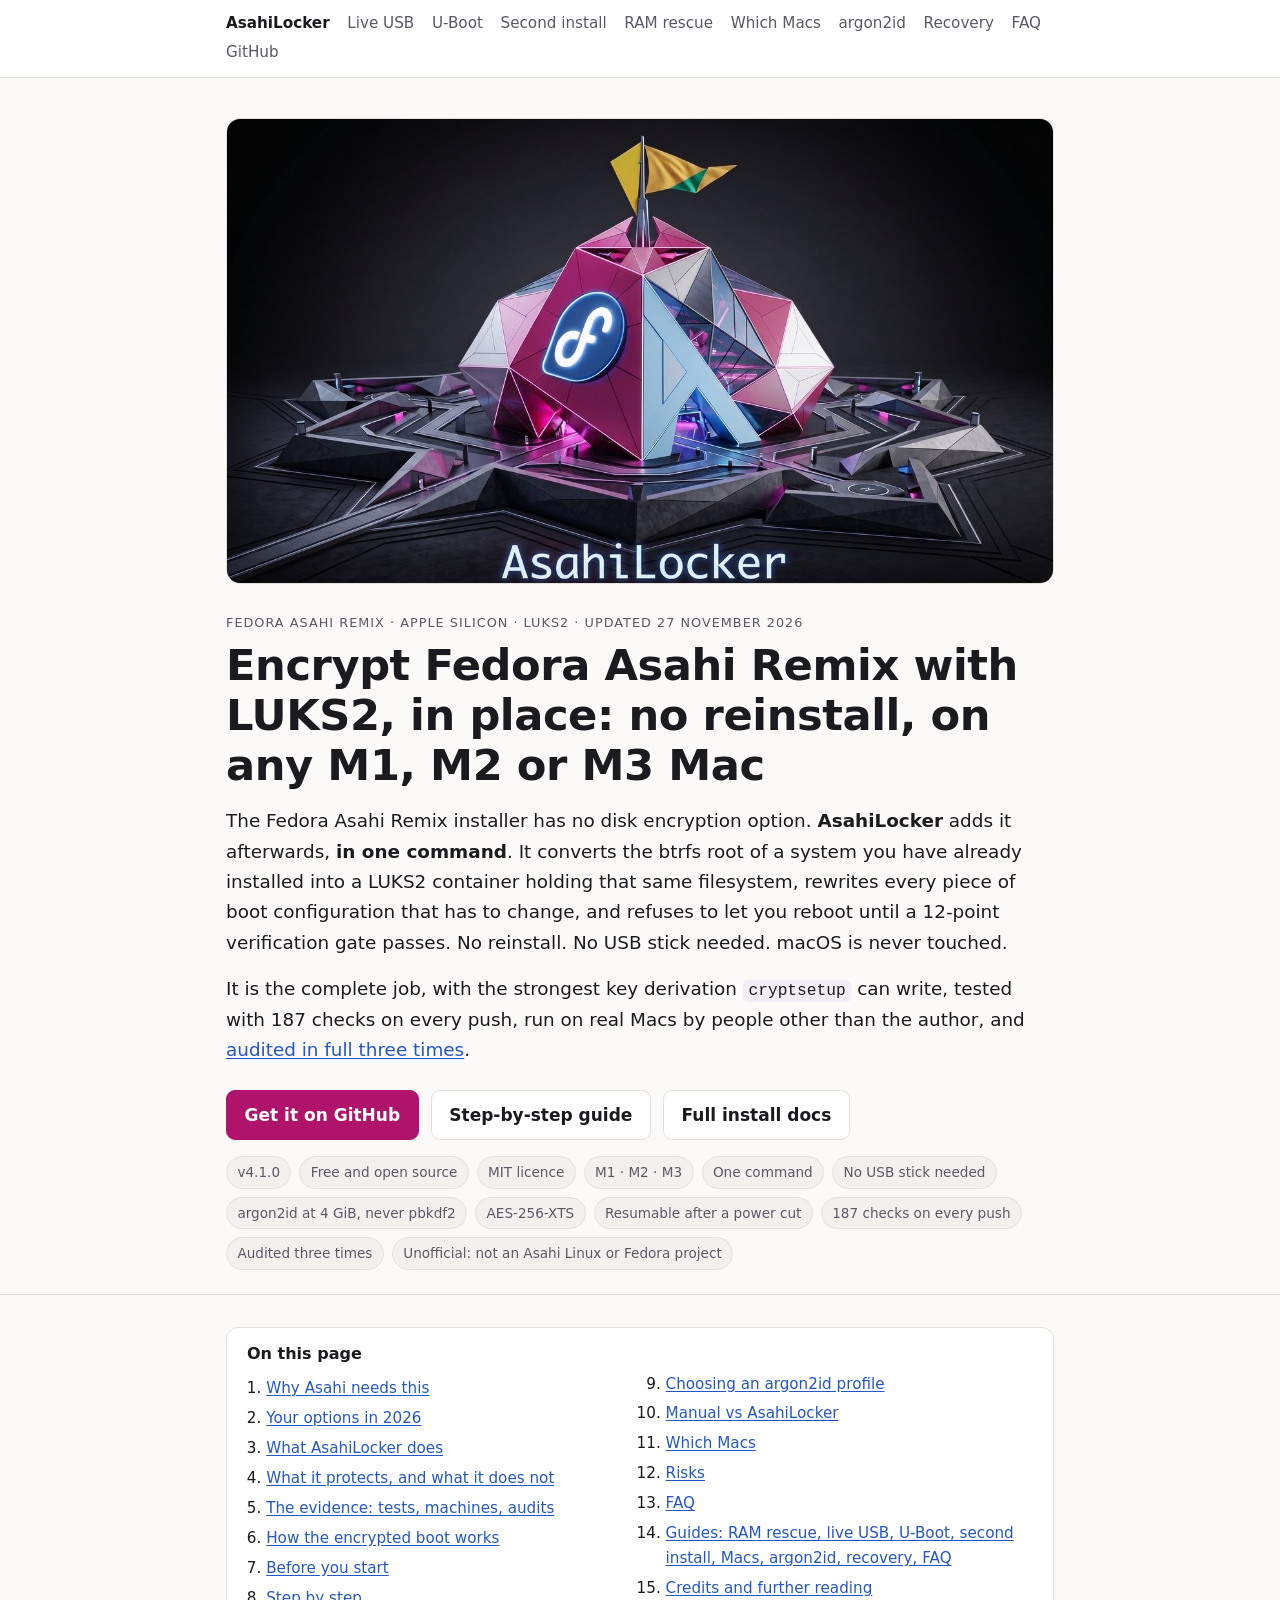
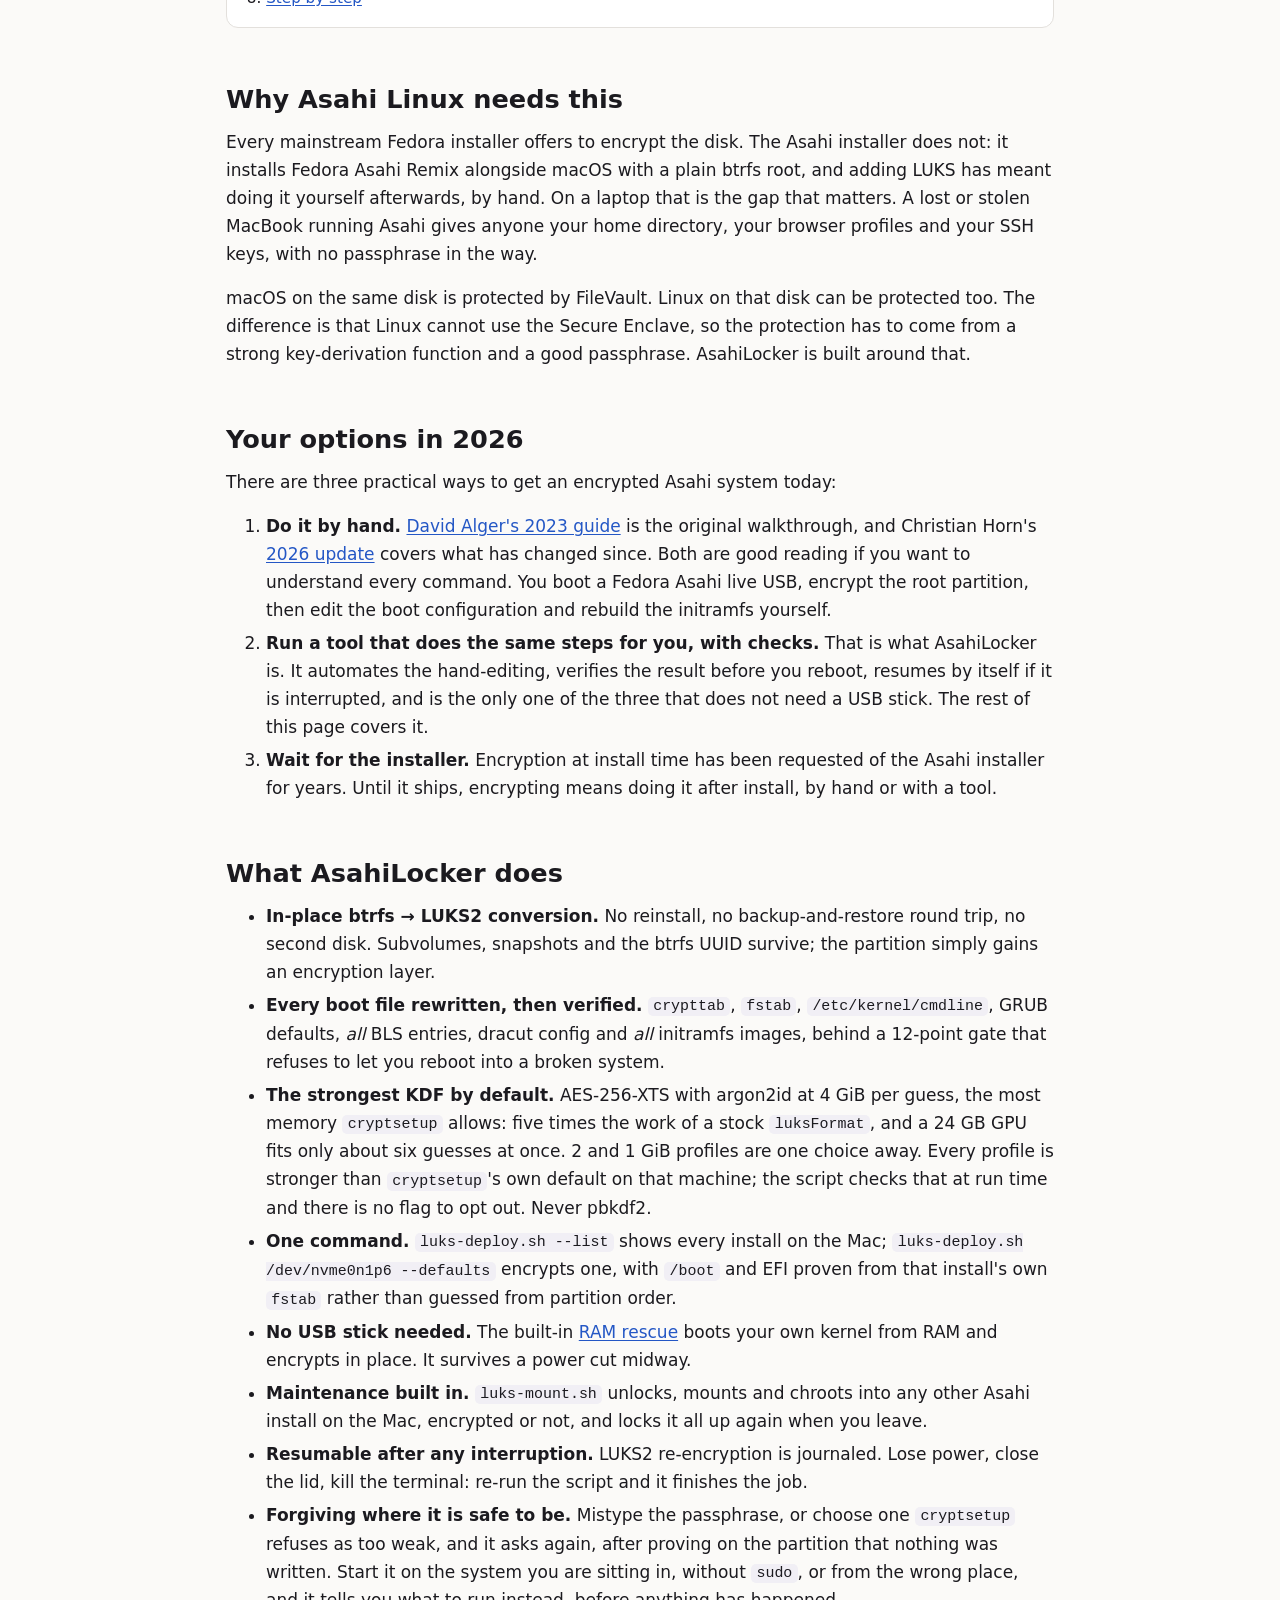
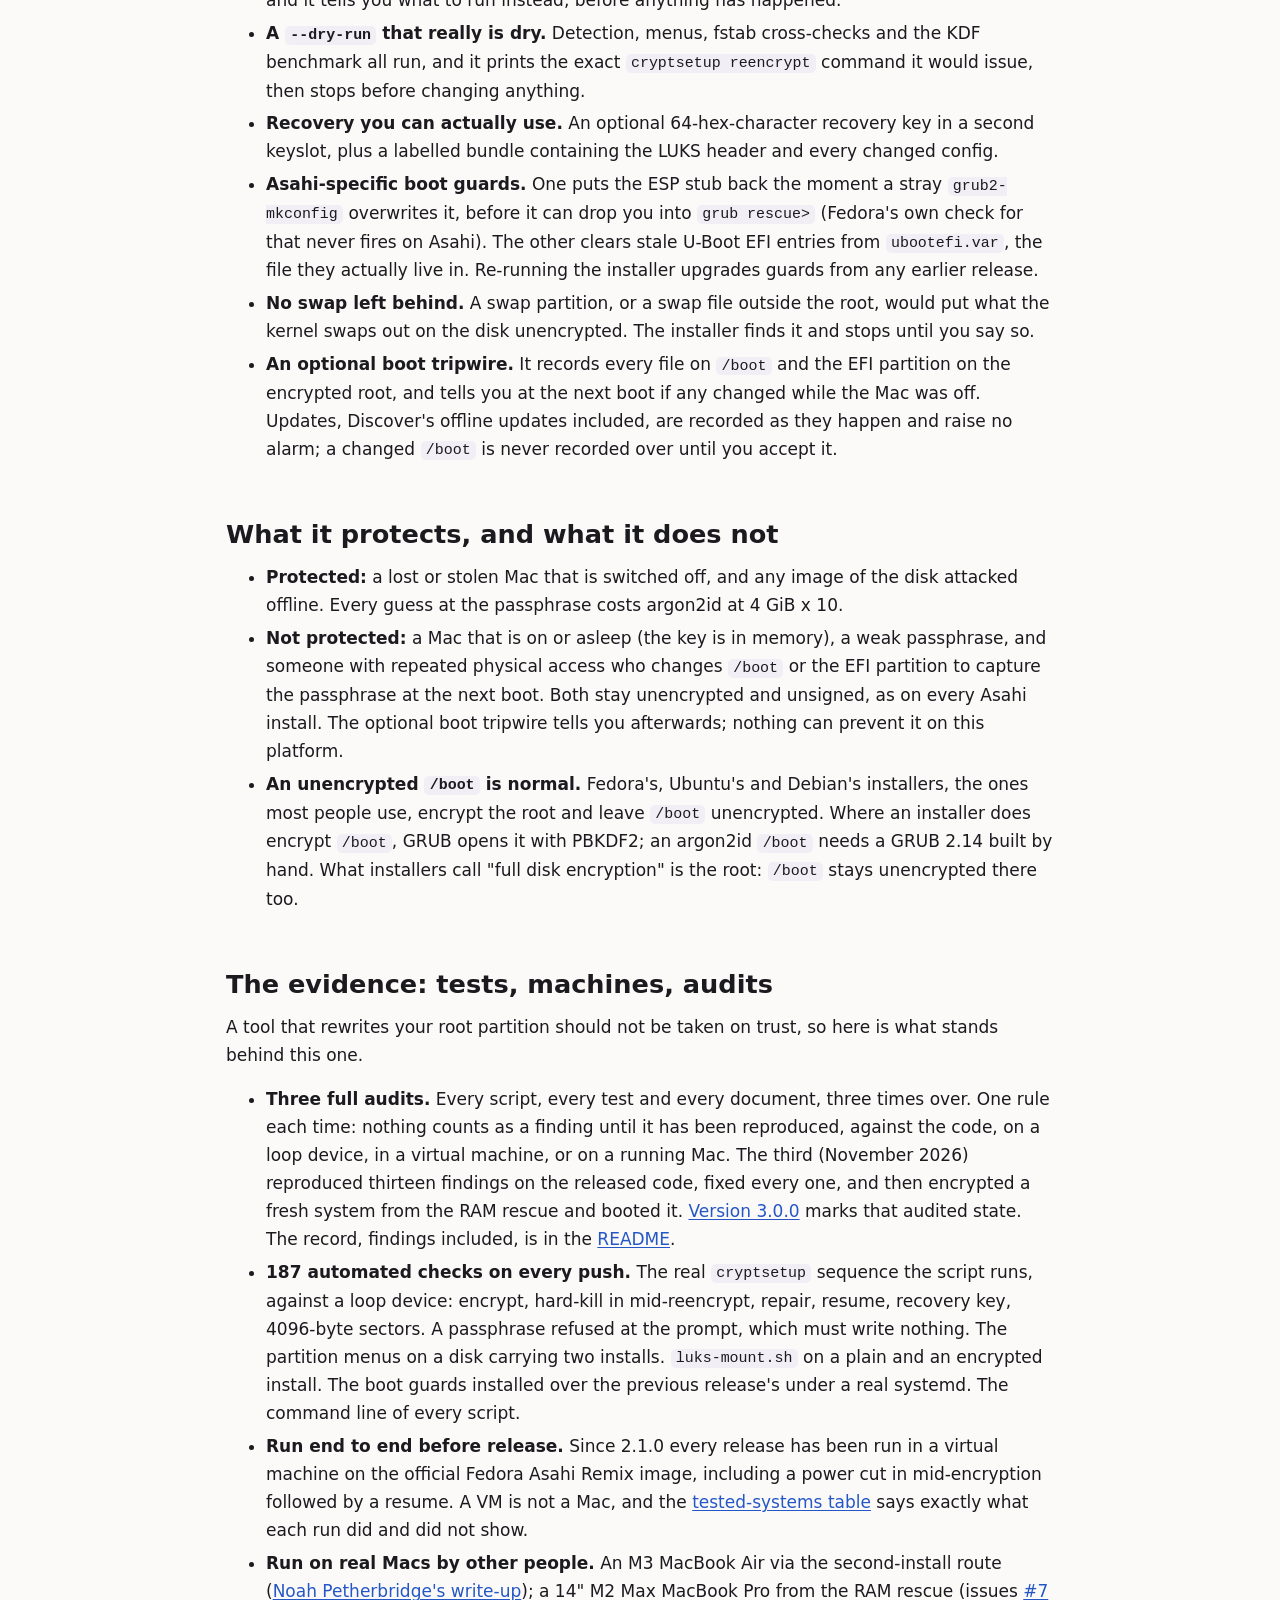
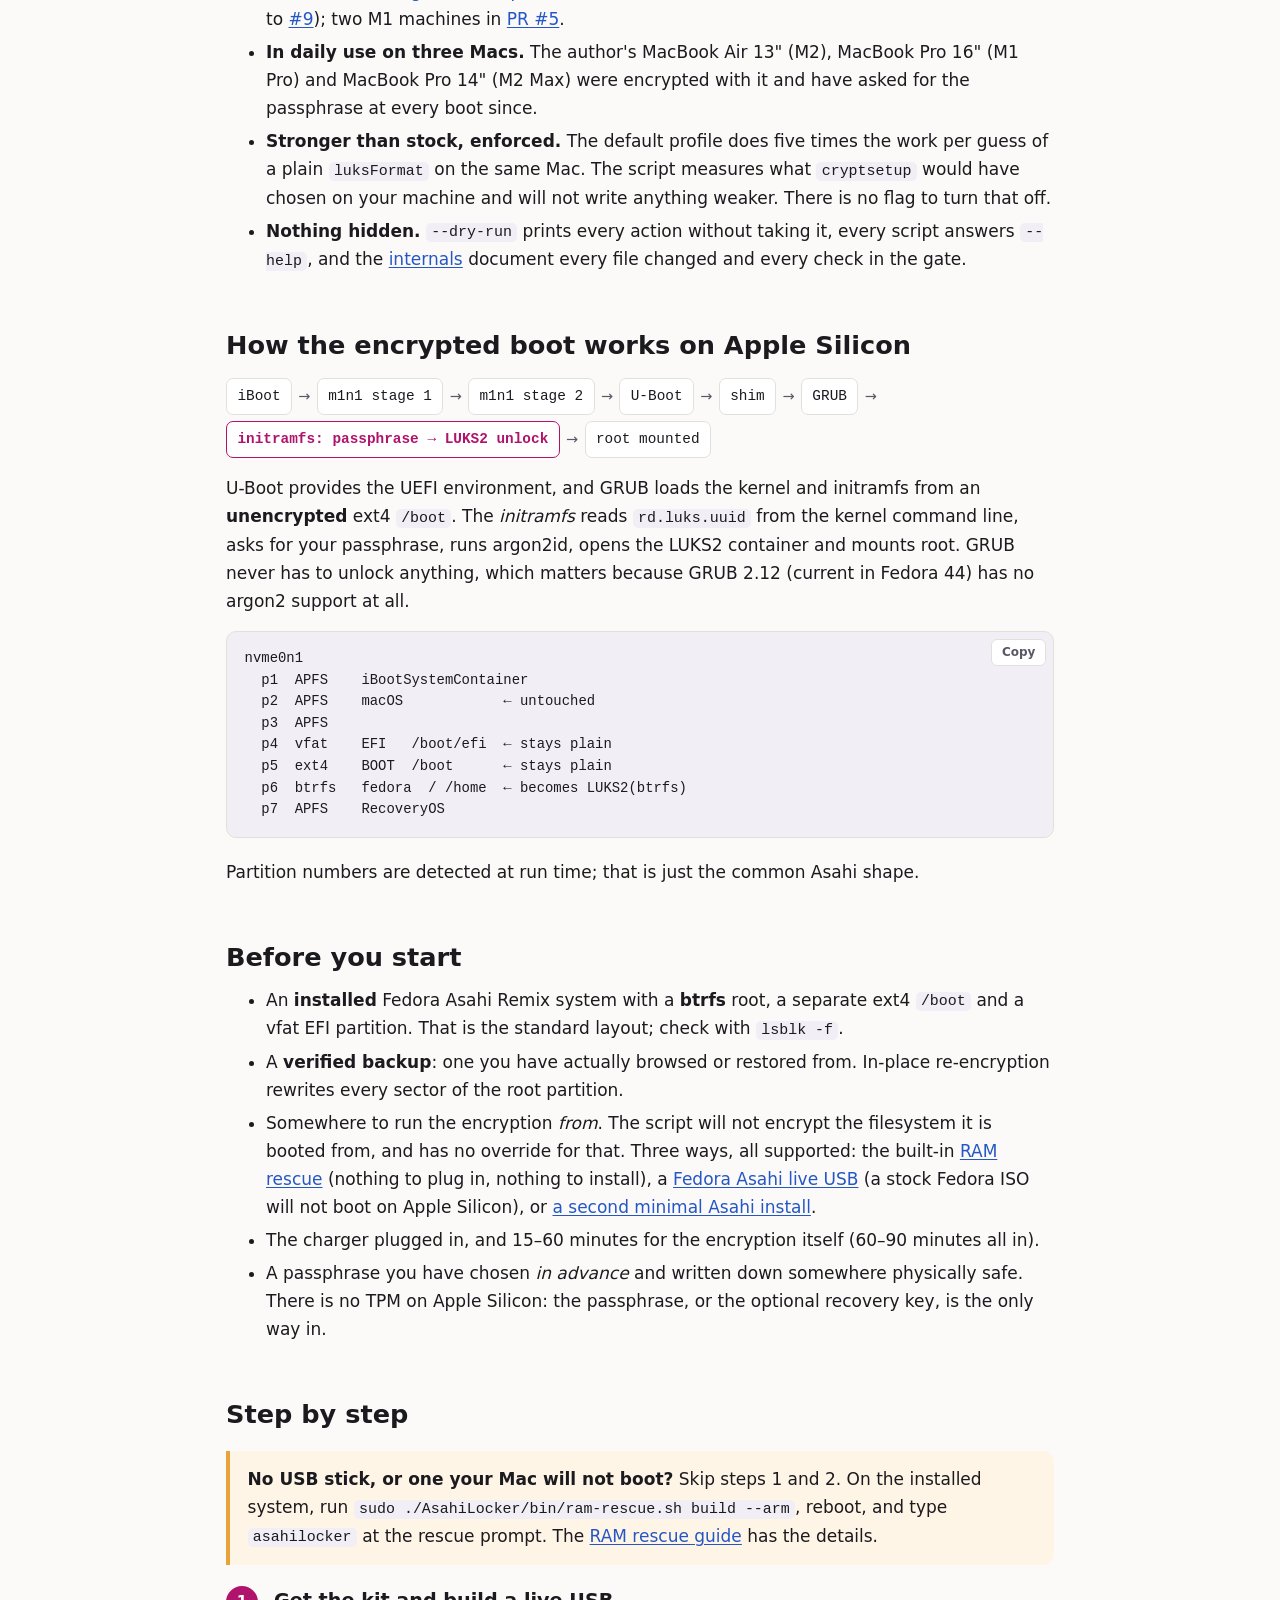
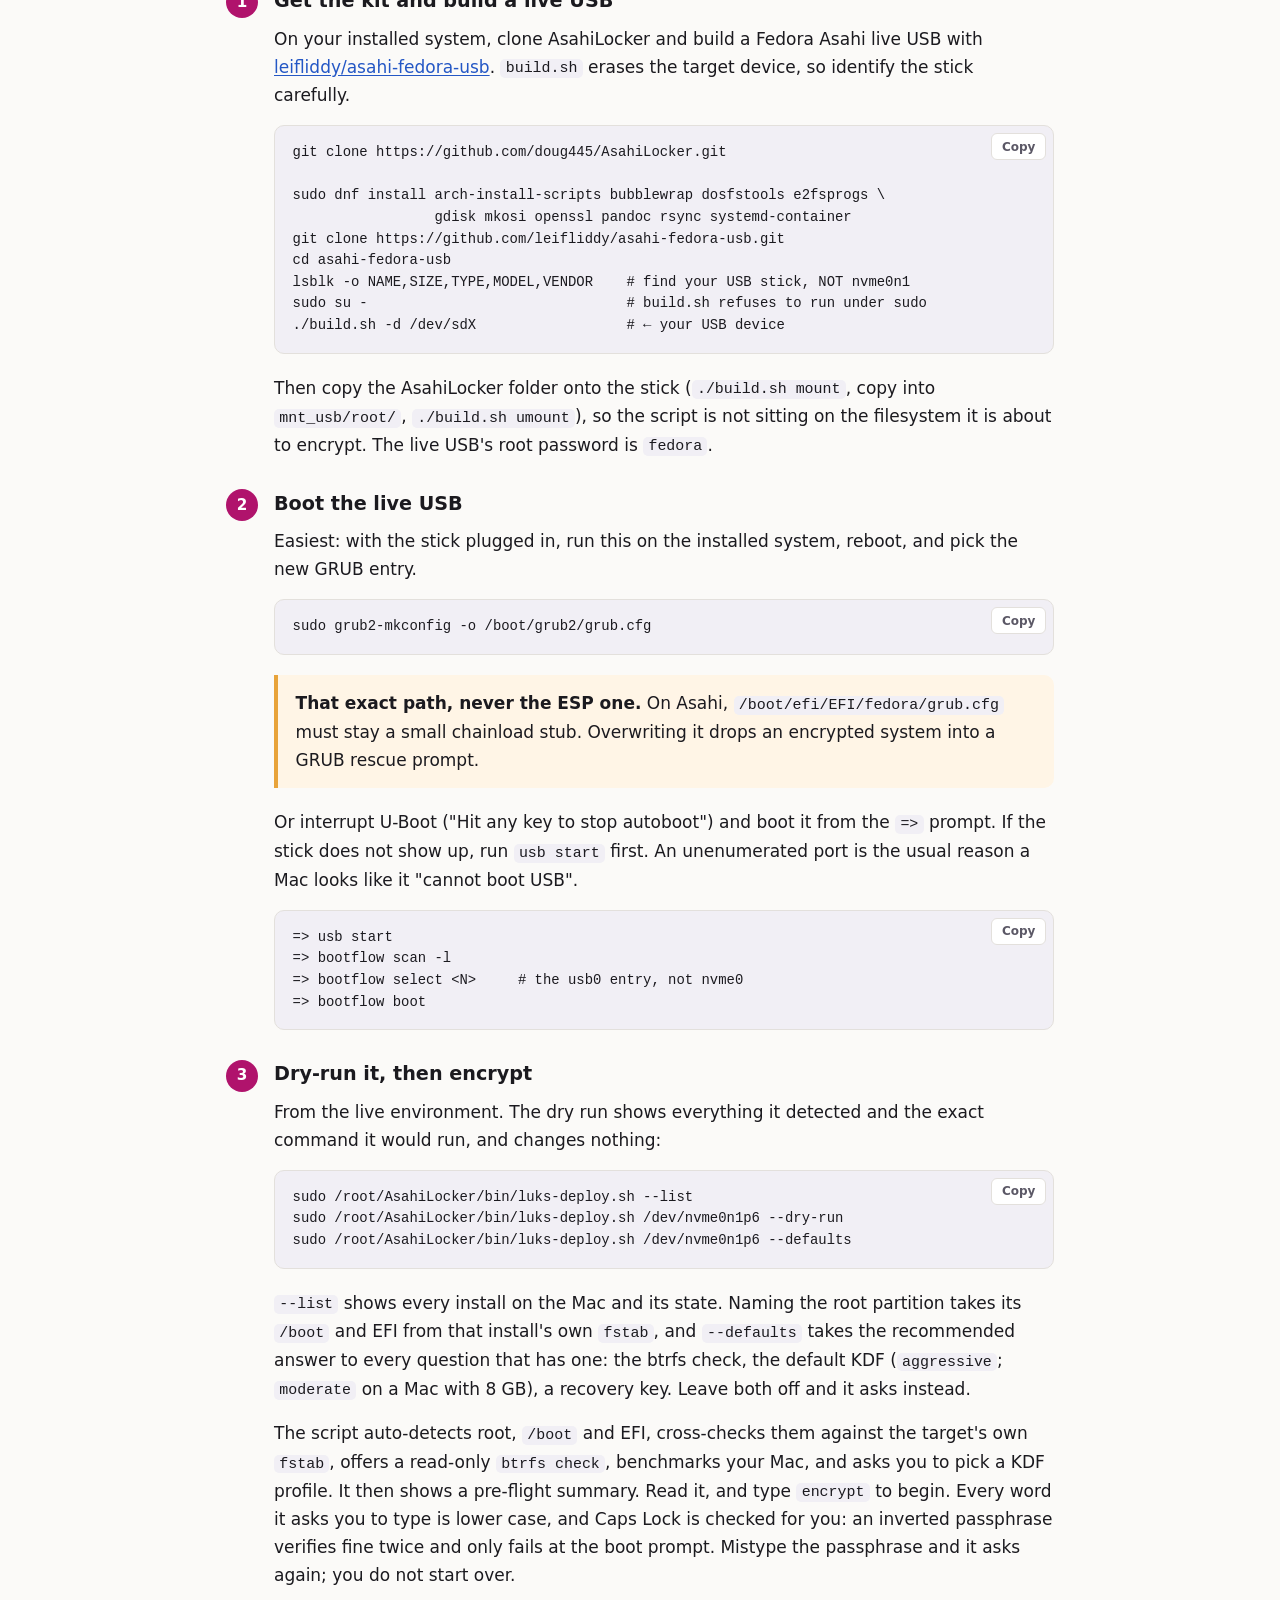
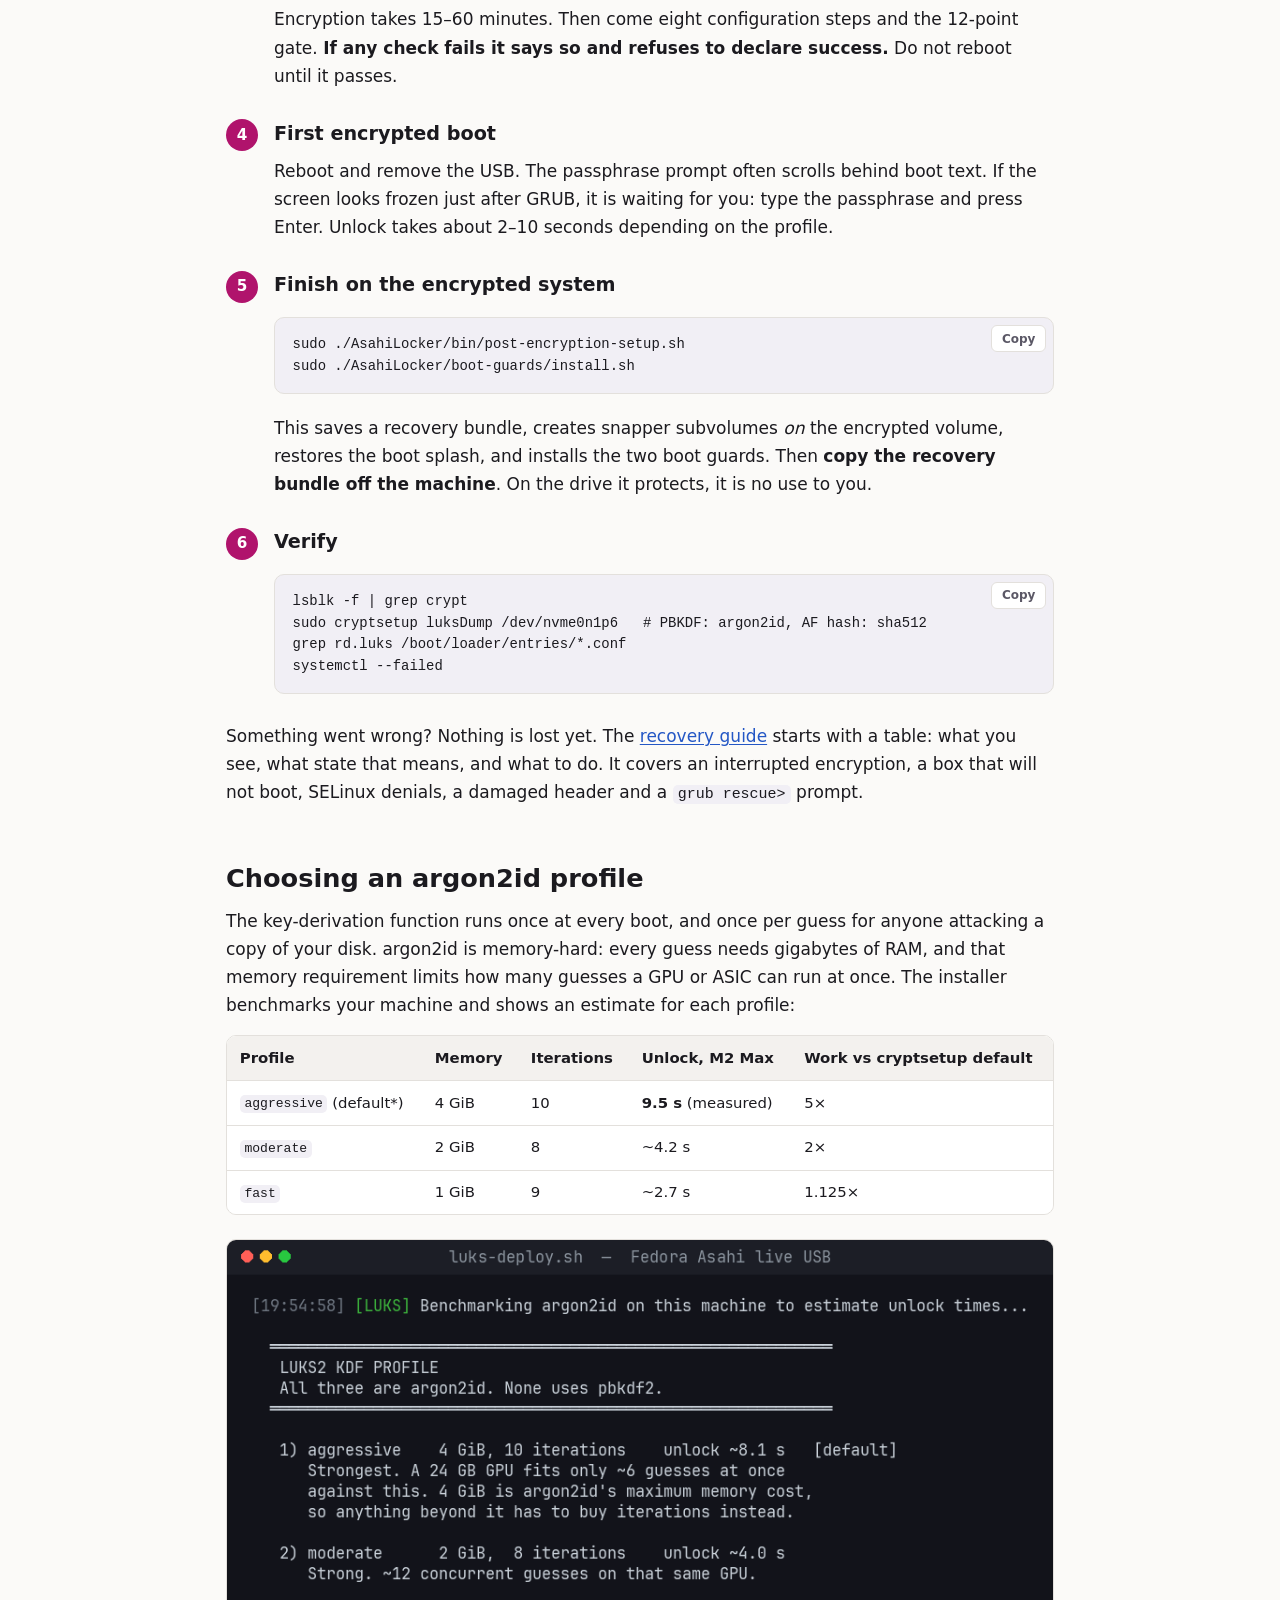
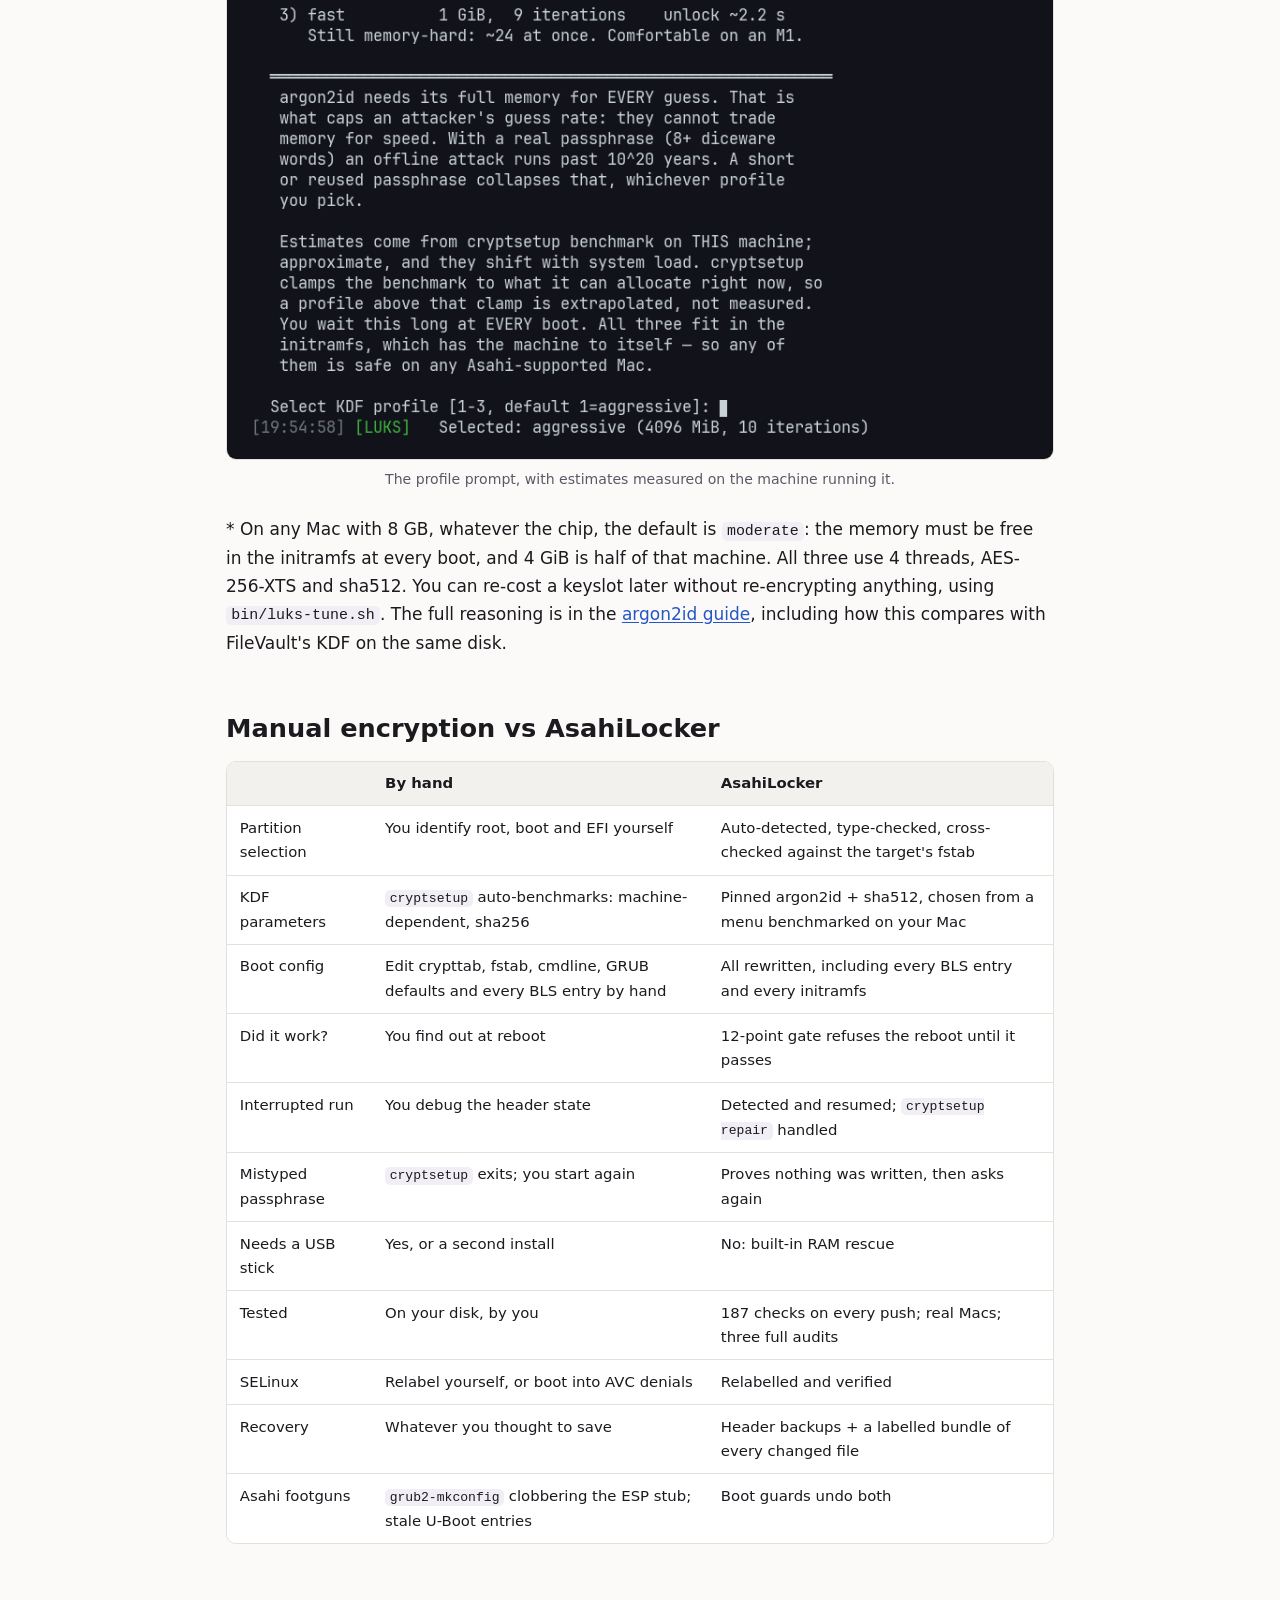
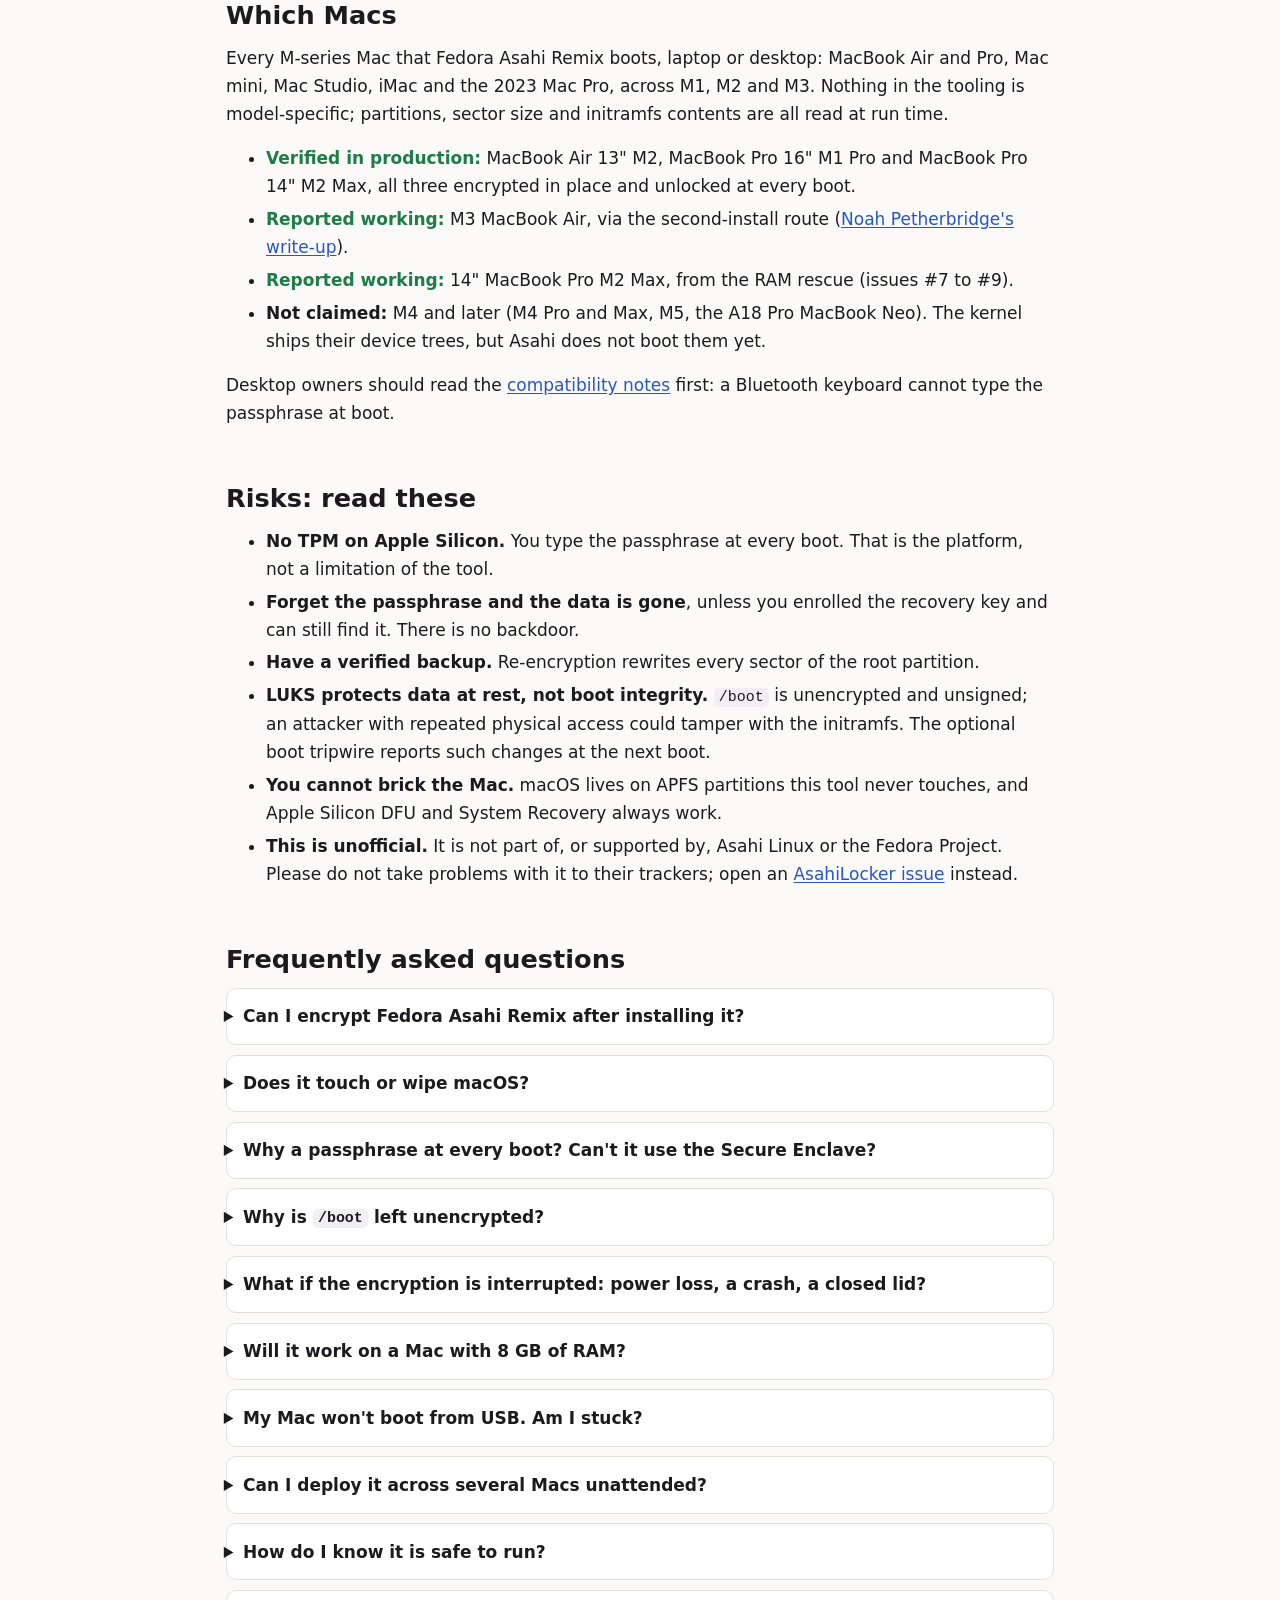
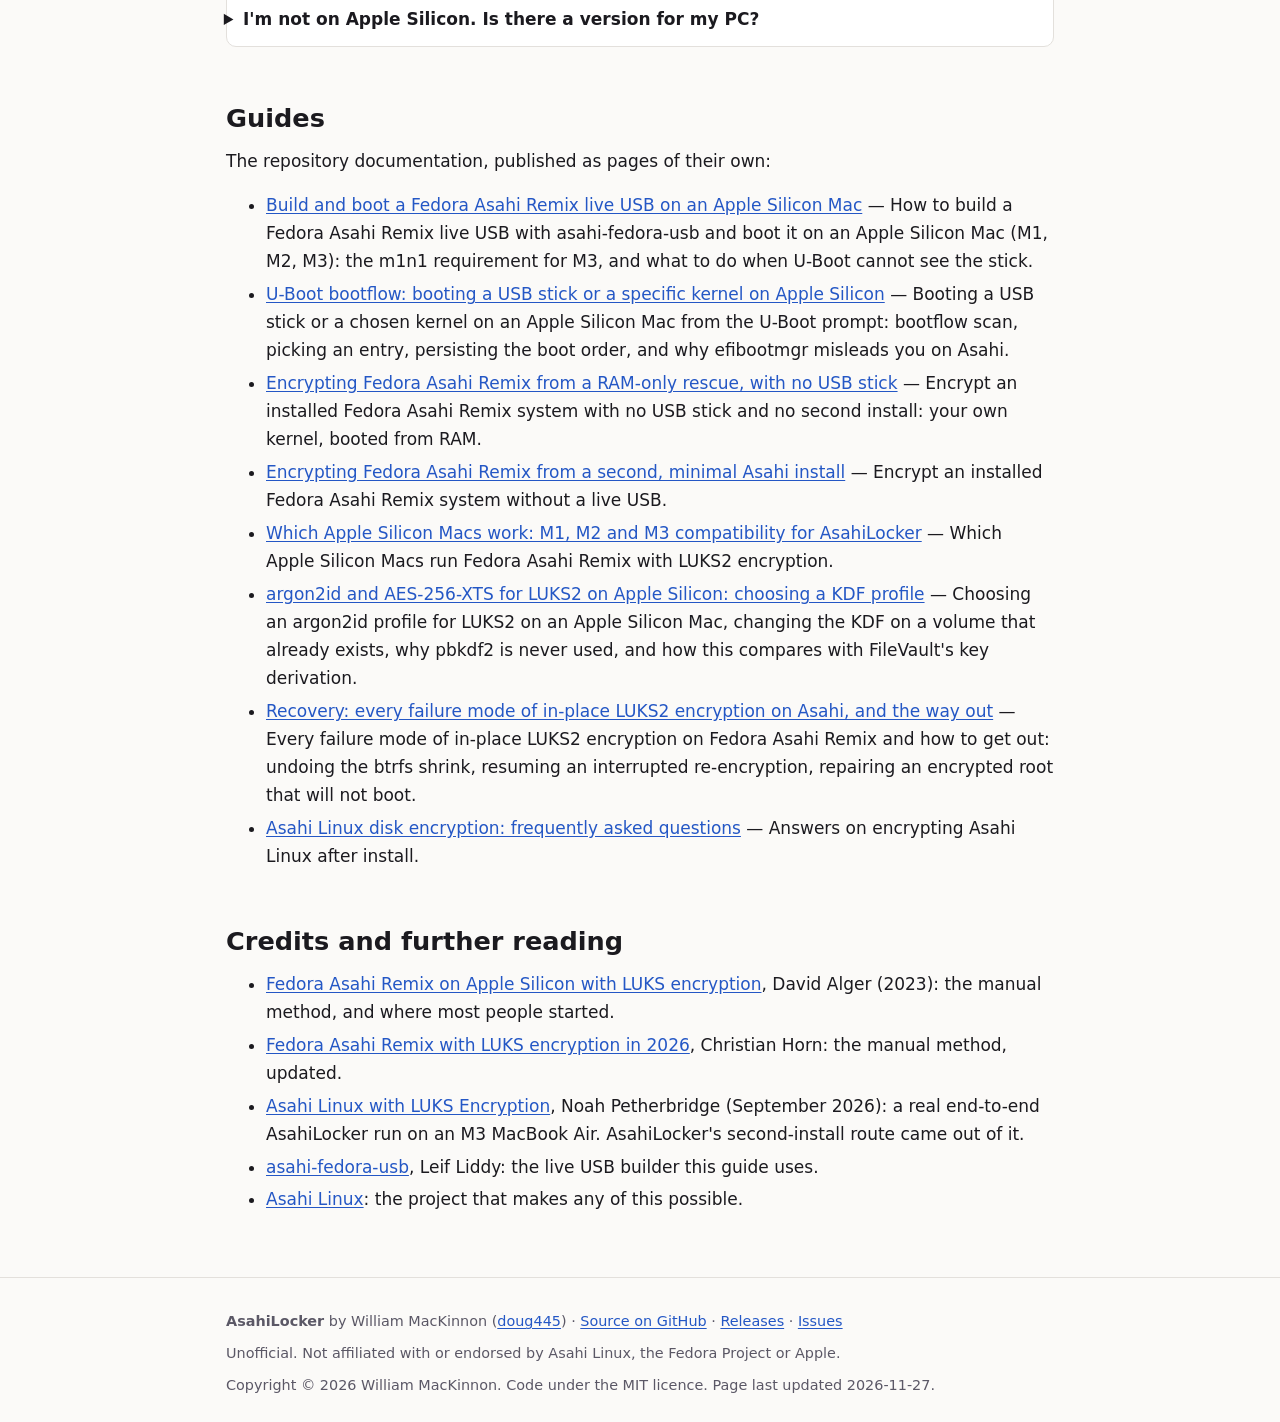
<file: index.html>
<!doctype html>
<html lang="en">
<head>
<meta charset="utf-8">
<meta name="viewport" content="width=device-width, initial-scale=1">
<title>Encrypt Fedora Asahi Remix with LUKS2, in place (Apple Silicon) — AsahiLocker</title>
<meta name="description" content="Encrypt an installed Fedora Asahi Remix system on an Apple Silicon Mac with LUKS2 and argon2id: in place, in one command, no reinstall, no USB stick needed, macOS untouched. AsahiLocker: audited three times, tested on every push.">
<link rel="canonical" href="https://doug445.github.io/AsahiLocker/">
<meta name="author" content="William MacKinnon">
<meta name="robots" content="index, follow, max-image-preview:large">
<meta name="color-scheme" content="light dark">
<meta name="theme-color" content="#0d0b14">

<meta property="og:type" content="article">
<meta property="og:site_name" content="AsahiLocker">
<meta property="og:title" content="Encrypt Fedora Asahi Remix with LUKS2, in place (Apple Silicon M1–M3) — AsahiLocker">
<meta property="og:description" content="Encrypt an installed Fedora Asahi Remix system on Apple Silicon with LUKS2 + argon2id, in one command. No reinstall, no USB stick needed, macOS untouched. Audited three times; a 12-point check before you reboot.">
<meta property="og:url" content="https://doug445.github.io/AsahiLocker/">
<meta property="og:image" content="https://doug445.github.io/AsahiLocker/asahilocker-logo.jpg">
<meta property="og:image:width" content="1280">
<meta property="og:image:height" content="720">
<meta property="og:image:alt" content="AsahiLocker logo: a faceted pink and silver polyhedron bearing the Fedora mark and the Asahi Linux 'A'">
<meta property="article:published_time" content="2026-10-14">
<meta property="article:modified_time" content="2026-11-27">
<meta name="twitter:card" content="summary_large_image">

<script type="application/ld+json">
{
  "@context": "https://schema.org",
  "@graph": [
    {
      "@type": "SoftwareApplication",
      "@id": "https://doug445.github.io/AsahiLocker/#software",
      "name": "AsahiLocker",
      "description": "In-place LUKS2 encryption of the root filesystem of an installed Fedora Asahi Remix system on Apple Silicon Macs (M1, M2, M3).",
      "applicationCategory": "SecurityApplication",
      "operatingSystem": "Fedora Asahi Remix (Linux, aarch64)",
      "softwareVersion": "4.1.0",
      "license": "https://opensource.org/licenses/MIT",
      "url": "https://doug445.github.io/AsahiLocker/",
      "downloadUrl": "https://github.com/doug445/AsahiLocker",
      "codeRepository": "https://github.com/doug445/AsahiLocker",
      "offers": { "@type": "Offer", "price": "0", "priceCurrency": "USD" },
      "author": { "@id": "https://doug445.github.io/AsahiLocker/#author" }
    },
    {
      "@type": "TechArticle",
      "@id": "https://doug445.github.io/AsahiLocker/#article",
      "headline": "Encrypt Fedora Asahi Remix with LUKS2, in place, on Apple Silicon",
      "description": "How to encrypt an installed Fedora Asahi Remix system on an Apple Silicon Mac with LUKS2 and argon2id, without reinstalling or touching macOS.",
      "datePublished": "2026-10-14",
      "dateModified": "2026-11-27",
      "image": "https://doug445.github.io/AsahiLocker/asahilocker-logo.jpg",
      "author": { "@id": "https://doug445.github.io/AsahiLocker/#author" },
      "about": { "@id": "https://doug445.github.io/AsahiLocker/#software" },
      "mainEntityOfPage": "https://doug445.github.io/AsahiLocker/",
      "proficiencyLevel": "Expert"
    },
    {
      "@type": "Person",
      "@id": "https://doug445.github.io/AsahiLocker/#author",
      "name": "William MacKinnon",
      "url": "https://doug445.github.io/",
      "sameAs": ["https://github.com/doug445", "https://doug445.github.io/"]
    },
    {
      "@type": "FAQPage",
      "@id": "https://doug445.github.io/AsahiLocker/#faq",
      "mainEntity": [
        {
          "@type": "Question",
          "name": "Can I encrypt Fedora Asahi Remix after installing it?",
          "acceptedAnswer": { "@type": "Answer", "text": "Yes. The Asahi installer has no disk encryption option, but AsahiLocker converts the existing btrfs root partition into a LUKS2 container in place, in one command, from its built-in RAM rescue (no USB stick needed), a Fedora Asahi live USB, or a second minimal Asahi install. Your files, subvolumes, snapshots and btrfs UUID survive; nothing is reinstalled." }
        },
        {
          "@type": "Question",
          "name": "Does encrypting Asahi Linux touch or wipe macOS?",
          "acceptedAnswer": { "@type": "Answer", "text": "No. macOS lives on separate APFS partitions that AsahiLocker never reads or writes. Only the btrfs Linux root partition is converted, and Apple Silicon DFU and System Recovery remain available." }
        },
        {
          "@type": "Question",
          "name": "Why do I have to type a passphrase at every boot on Asahi Linux?",
          "acceptedAnswer": { "@type": "Answer", "text": "Apple Silicon has no TPM, and Asahi has no interface to seal a key in the Secure Enclave, so there is nowhere safe to keep an auto-unlock key. The initramfs runs the argon2id key derivation at every boot and you type the passphrase." }
        },
        {
          "@type": "Question",
          "name": "Why is /boot left unencrypted?",
          "acceptedAnswer": { "@type": "Answer", "text": "Because that is the normal LUKS arrangement: Fedora's, Ubuntu's and Debian's installers encrypt the root and leave /boot unencrypted. Where an installer does encrypt /boot, GRUB opens it with PBKDF2; an argon2id /boot needs a GRUB 2.14 built by hand. On a Mac it would protect almost nothing, because m1n1 stage 2, U-Boot and GRUB sit on the EFI partition, which nothing can encrypt. Measured on an M2 Max, GRUB's argon2id is also 8.5 times slower than the kernel's. An optional boot tripwire reports any change to /boot or the EFI partition made while the Mac was off." }
        },
        {
          "@type": "Question",
          "name": "What happens if the encryption is interrupted?",
          "acceptedAnswer": { "@type": "Answer", "text": "Nothing fatal. LUKS2 re-encryption is journaled with checksum resilience. Re-run luks-deploy.sh and it detects the interrupted state and resumes it, running cryptsetup repair first if the journal is dirty. A hard kill mid-reencrypt is part of the test suite that runs in CI, and a power cut in mid-encryption has been run end to end in a virtual machine on the official Fedora Asahi Remix image." }
        },
        {
          "@type": "Question",
          "name": "Will it work on a Mac with 8 GB of RAM?",
          "acceptedAnswer": { "@type": "Answer", "text": "Yes. On any Mac with 8 GB, M1, M2 or M3, the default profile is moderate, 2 GiB x 8, twice the work per guess of cryptsetup's own default: the KDF's memory must be free in the initramfs at every boot, and 4 GiB is half of that machine. The 4 GiB aggressive profile stays on the menu." }
        },
        {
          "@type": "Question",
          "name": "Which Macs does AsahiLocker support?",
          "acceptedAnswer": { "@type": "Answer", "text": "Every M-series Mac that Fedora Asahi Remix boots, M1 through M3, laptop or desktop. It is verified in production on an M2 MacBook Air, an M1 Pro MacBook Pro and an M2 Max MacBook Pro, and reported working on an M3 MacBook Air. M4 is not claimed because Asahi does not boot it yet." }
        }
      ]
    }
  ]
}
</script>

<link rel="stylesheet" href="style.css">
  <meta name="msvalidate.01" content="C3102341B9C3AC1DF6AE2EDF29577C95" />
</head>
<body>

<nav class="sitenav" aria-label="AsahiLocker guides">
  <div class="wrap">
    <a class="brand" href="./">AsahiLocker</a>
    <a href="live-usb/">Live USB</a>
    <a href="u-boot-bootflow/">U-Boot</a>
    <a href="second-install/">Second install</a>
    <a href="ram-rescue/">RAM rescue</a>
    <a href="which-macs/">Which Macs</a>
    <a href="argon2id/">argon2id</a>
    <a href="recovery/">Recovery</a>
    <a href="faq/">FAQ</a>
    <a href="https://github.com/doug445/AsahiLocker">GitHub</a>
  </div>
</nav>

<header class="hero">
  <div class="wrap">
    <img src="asahilocker-logo.jpg" width="1280" height="720" fetchpriority="high"
         alt="AsahiLocker logo: a faceted pink and silver polyhedron bearing the Fedora mark and the Asahi Linux 'A', on a dark platform lit with magenta and blue neon">
    <p class="eyebrow">Fedora Asahi Remix · Apple Silicon · LUKS2 · updated 27 November 2026</p>
    <h1>Encrypt Fedora Asahi Remix with LUKS2, in place: no reinstall, on any M1, M2 or M3 Mac</h1>
    <p class="lede">
      The Fedora Asahi Remix installer has no disk encryption option. <strong>AsahiLocker</strong>
      adds it afterwards, <strong>in one command</strong>. It converts the btrfs root of a system
      you have already installed into a LUKS2 container holding that same filesystem, rewrites
      every piece of boot configuration that has to change, and refuses to let you reboot until a
      12-point verification gate passes. No reinstall. No USB stick needed. macOS is never touched.
    </p>
    <p class="lede">
      It is the complete job, with the strongest key derivation <code>cryptsetup</code> can write,
      tested with 187 checks on every push, run on real Macs by people other than the author, and
      <a href="#proof">audited in full three times</a>.
    </p>
    <div class="cta">
      <a class="btn primary" href="https://github.com/doug445/AsahiLocker">Get it on GitHub</a>
      <a class="btn" href="#step-by-step">Step-by-step guide</a>
      <a class="btn" href="https://github.com/doug445/AsahiLocker/blob/main/docs/INSTALL.md">Full install docs</a>
    </div>
    <ul class="facts" aria-label="At a glance">
      <li>v4.1.0</li>
      <li>Free and open source</li>
      <li>MIT licence</li>
      <li>M1 · M2 · M3</li>
      <li>One command</li>
      <li>No USB stick needed</li>
      <li>argon2id at 4 GiB, never pbkdf2</li>
      <li>AES-256-XTS</li>
      <li>Resumable after a power cut</li>
      <li>187 checks on every push</li>
      <li>Audited three times</li>
      <li>Unofficial: not an Asahi Linux or Fedora project</li>
    </ul>
  </div>
</header>

<main class="wrap">

<nav class="toc" aria-label="Contents">
  <h2>On this page</h2>
  <ol>
    <li><a href="#why">Why Asahi needs this</a></li>
    <li><a href="#options">Your options in 2026</a></li>
    <li><a href="#what-it-does">What AsahiLocker does</a></li>
    <li><a href="#protects">What it protects, and what it does not</a></li>
    <li><a href="#proof">The evidence: tests, machines, audits</a></li>
    <li><a href="#how-it-boots">How the encrypted boot works</a></li>
    <li><a href="#before">Before you start</a></li>
    <li><a href="#step-by-step">Step by step</a></li>
    <li><a href="#kdf">Choosing an argon2id profile</a></li>
    <li><a href="#manual-vs">Manual vs AsahiLocker</a></li>
    <li><a href="#macs">Which Macs</a></li>
    <li><a href="#risks">Risks</a></li>
    <li><a href="#faq">FAQ</a></li>
    <li><a href="#guides">Guides: RAM rescue, live USB, U-Boot, second install, Macs, argon2id, recovery, FAQ</a></li>
    <li><a href="#further">Credits and further reading</a></li>
  </ol>
</nav>

<h2 id="why">Why Asahi Linux needs this</h2>
<p>
  Every mainstream Fedora installer offers to encrypt the disk. The Asahi installer does not: it
  installs Fedora Asahi Remix alongside macOS with a plain btrfs root, and adding LUKS has meant
  doing it yourself afterwards, by hand. On a laptop that is the gap that matters. A lost or stolen
  MacBook running Asahi gives anyone your home directory, your browser profiles and your SSH keys,
  with no passphrase in the way.
</p>
<p>
  macOS on the same disk is protected by FileVault. Linux on that disk can be protected too. The
  difference is that Linux cannot use the Secure Enclave, so the protection has to come from a
  strong key-derivation function and a good passphrase. AsahiLocker is built around that.
</p>

<h2 id="options">Your options in 2026</h2>
<p>There are three practical ways to get an encrypted Asahi system today:</p>
<ol>
  <li>
    <strong>Do it by hand.</strong>
    <a href="https://davidalger.com/posts/fedora-asahi-remix-on-apple-silicon-with-luks-encryption/">David Alger's 2023 guide</a>
    is the original walkthrough, and Christian Horn's
    <a href="https://blog.fluxcoil.net/2026/05/fedora-asahi-remix-with-LUKS-encryption-in-2026/">2026 update</a>
    covers what has changed since. Both are good reading if you want to understand every command.
    You boot a Fedora Asahi live USB, encrypt the root partition, then edit the boot configuration
    and rebuild the initramfs yourself.
  </li>
  <li>
    <strong>Run a tool that does the same steps for you, with checks.</strong> That is what
    AsahiLocker is. It automates the hand-editing, verifies the result before you reboot, resumes
    by itself if it is interrupted, and is the only one of the three that does not need a USB
    stick. The rest of this page covers it.
  </li>
  <li>
    <strong>Wait for the installer.</strong> Encryption at install time has been requested of the
    Asahi installer for years. Until it ships, encrypting means doing it after install, by hand or
    with a tool.
  </li>
</ol>

<h2 id="what-it-does">What AsahiLocker does</h2>
<ul>
  <li><strong>In-place btrfs → LUKS2 conversion.</strong> No reinstall, no backup-and-restore round
    trip, no second disk. Subvolumes, snapshots and the btrfs UUID survive; the partition simply
    gains an encryption layer.</li>
  <li><strong>Every boot file rewritten, then verified.</strong> <code>crypttab</code>,
    <code>fstab</code>, <code>/etc/kernel/cmdline</code>, GRUB defaults, <em>all</em> BLS entries,
    dracut config and <em>all</em> initramfs images, behind a 12-point gate that refuses to let you
    reboot into a broken system.</li>
  <li><strong>The strongest KDF by default.</strong> AES-256-XTS with argon2id at 4 GiB per guess,
    the most memory <code>cryptsetup</code> allows: five times the work of a stock
    <code>luksFormat</code>, and a 24 GB GPU fits only about six guesses at once. 2 and 1 GiB
    profiles are one choice away. Every profile is stronger than <code>cryptsetup</code>'s own
    default on that machine; the script checks that at run time and there is no flag to opt out.
    Never pbkdf2.</li>
  <li><strong>One command.</strong> <code>luks-deploy.sh --list</code> shows every install on the
    Mac; <code>luks-deploy.sh /dev/nvme0n1p6 --defaults</code> encrypts one, with
    <code>/boot</code> and EFI proven from that install's own <code>fstab</code> rather than
    guessed from partition order.</li>
  <li><strong>No USB stick needed.</strong> The built-in <a href="ram-rescue/">RAM rescue</a> boots
    your own kernel from RAM and encrypts in place. It survives a power cut midway.</li>
  <li><strong>Maintenance built in.</strong> <code>luks-mount.sh</code> unlocks, mounts and
    chroots into any other Asahi install on the Mac, encrypted or not, and locks it all up again
    when you leave.</li>
  <li><strong>Resumable after any interruption.</strong> LUKS2 re-encryption is journaled. Lose
    power, close the lid, kill the terminal: re-run the script and it finishes the job.</li>
  <li><strong>Forgiving where it is safe to be.</strong> Mistype the passphrase, or choose one
    <code>cryptsetup</code> refuses as too weak, and it asks again, after proving on the partition
    that nothing was written. Start it on the system you are sitting in, without
    <code>sudo</code>, or from the wrong place, and it tells you what to run instead, before
    anything has happened.</li>
  <li><strong>A <code>--dry-run</code> that really is dry.</strong> Detection, menus, fstab
    cross-checks and the KDF benchmark all run, and it prints the exact
    <code>cryptsetup reencrypt</code> command it would issue, then stops before changing anything.</li>
  <li><strong>Recovery you can actually use.</strong> An optional 64-hex-character recovery key in a
    second keyslot, plus a labelled bundle containing the LUKS header and every changed config.</li>
  <li><strong>Asahi-specific boot guards.</strong> One puts the ESP stub back the moment a stray
    <code>grub2-mkconfig</code> overwrites it, before it can drop you into
    <code>grub rescue&gt;</code> (Fedora's own check for that never fires on Asahi). The other
    clears stale U-Boot EFI entries from <code>ubootefi.var</code>, the file they actually live
    in. Re-running the installer upgrades guards from any earlier release.</li>
  <li><strong>No swap left behind.</strong> A swap partition, or a swap file outside the root,
    would put what the kernel swaps out on the disk unencrypted. The installer finds it and stops
    until you say so.</li>
  <li><strong>An optional boot tripwire.</strong> It records every file on <code>/boot</code> and
    the EFI partition on the encrypted root, and tells you at the next boot if any changed while
    the Mac was off. Updates, Discover's offline updates included, are recorded as they happen and
    raise no alarm; a changed <code>/boot</code> is never recorded over until you accept it.</li>
</ul>

<h2 id="protects">What it protects, and what it does not</h2>
<ul>
  <li><strong>Protected:</strong> a lost or stolen Mac that is switched off, and any image of the
    disk attacked offline. Every guess at the passphrase costs argon2id at 4 GiB x 10.</li>
  <li><strong>Not protected:</strong> a Mac that is on or asleep (the key is in memory), a weak
    passphrase, and someone with repeated physical access who changes <code>/boot</code> or the
    EFI partition to capture the passphrase at the next boot. Both stay unencrypted and unsigned,
    as on every Asahi install. The optional boot tripwire tells you afterwards; nothing can
    prevent it on this platform.</li>
  <li><strong>An unencrypted <code>/boot</code> is normal.</strong> Fedora's, Ubuntu's and
    Debian's installers, the ones most people use, encrypt the root and leave <code>/boot</code>
    unencrypted. Where an installer does encrypt <code>/boot</code>, GRUB opens it with PBKDF2; an
    argon2id <code>/boot</code> needs a GRUB 2.14 built by hand. What installers call "full disk
    encryption" is the root: <code>/boot</code> stays unencrypted there too.</li>
</ul>

<h2 id="proof">The evidence: tests, machines, audits</h2>
<p>
  A tool that rewrites your root partition should not be taken on trust, so here is what stands
  behind this one.
</p>
<ul>
  <li><strong>Three full audits.</strong> Every script, every test and every document, three
    times over. One rule each time: nothing counts as a finding until it has been reproduced,
    against the code, on a loop device, in a virtual machine, or on a running Mac. The third
    (November 2026) reproduced thirteen findings on the released code, fixed every one, and then
    encrypted a fresh system from the RAM rescue and booted it.
    <a href="https://github.com/doug445/AsahiLocker/releases/tag/v3.0.0">Version 3.0.0</a> marks
    that audited state. The record, findings included, is in the
    <a href="https://github.com/doug445/AsahiLocker#audit">README</a>.</li>
  <li><strong>187 automated checks on every push.</strong> The real
    <code>cryptsetup</code> sequence the script runs, against a loop device: encrypt, hard-kill in
    mid-reencrypt, repair, resume, recovery key, 4096-byte sectors. A passphrase refused at the
    prompt, which must write nothing. The partition menus on a disk carrying two installs.
    <code>luks-mount.sh</code> on a plain and an encrypted install. The boot guards installed over
    the previous release's under a real systemd. The command line of every script.</li>
  <li><strong>Run end to end before release.</strong> Since 2.1.0 every release has been run in a
    virtual machine on the official Fedora Asahi Remix image, including a power cut in
    mid-encryption followed by a resume. A VM is not a Mac, and the
    <a href="which-macs/#tested-systems">tested-systems table</a> says exactly what each run did
    and did not show.</li>
  <li><strong>Run on real Macs by other people.</strong> An M3 MacBook Air via the second-install
    route (<a href="https://www.kirsle.net/asahi-linux-with-luks-encryption">Noah Petherbridge's
    write-up</a>); a 14" M2 Max MacBook Pro from the RAM rescue (issues
    <a href="https://github.com/doug445/AsahiLocker/issues/7">#7</a> to
    <a href="https://github.com/doug445/AsahiLocker/issues/9">#9</a>); two M1 machines in
    <a href="https://github.com/doug445/AsahiLocker/pull/5">PR #5</a>.</li>
  <li><strong>In daily use on three Macs.</strong> The author's MacBook Air 13" (M2), MacBook Pro
    16" (M1 Pro) and MacBook Pro 14" (M2 Max) were encrypted with it and have asked for the
    passphrase at every boot since.</li>
  <li><strong>Stronger than stock, enforced.</strong> The default profile does five times the
    work per guess of a plain <code>luksFormat</code> on the same Mac. The script measures what
    <code>cryptsetup</code> would have chosen on your machine and will not write anything
    weaker. There is no flag to turn that off.</li>
  <li><strong>Nothing hidden.</strong> <code>--dry-run</code> prints every action without taking
    it, every script answers <code>--help</code>, and the
    <a href="https://github.com/doug445/AsahiLocker/blob/main/docs/INTERNALS.md">internals</a>
    document every file changed and every check in the gate.</li>
</ul>

<h2 id="how-it-boots">How the encrypted boot works on Apple Silicon</h2>
<div class="chain" role="img" aria-label="Boot chain: iBoot, m1n1 stage 1, m1n1 stage 2, U-Boot, shim, GRUB, Linux initramfs which unlocks LUKS">
  <span>iBoot</span><i>→</i><span>m1n1 stage 1</span><i>→</i><span>m1n1 stage 2</span><i>→</i>
  <span>U-Boot</span><i>→</i><span>shim</span><i>→</i><span>GRUB</span><i>→</i>
  <span class="hot">initramfs: passphrase → LUKS2 unlock</span><i>→</i><span>root mounted</span>
</div>
<p>
  U-Boot provides the UEFI environment, and GRUB loads the kernel and initramfs from an
  <strong>unencrypted</strong> ext4 <code>/boot</code>. The <em>initramfs</em> reads
  <code>rd.luks.uuid</code> from the kernel command line, asks for your passphrase, runs argon2id,
  opens the LUKS2 container and mounts root. GRUB never has to unlock anything, which matters
  because GRUB 2.12 (current in Fedora 44) has no argon2 support at all.
</p>
<div class="codeblock"><pre><code>nvme0n1
  p1  APFS    iBootSystemContainer
  p2  APFS    macOS            ← untouched
  p3  APFS
  p4  vfat    EFI   /boot/efi  ← stays plain
  p5  ext4    BOOT  /boot      ← stays plain
  p6  btrfs   fedora  / /home  ← becomes LUKS2(btrfs)
  p7  APFS    RecoveryOS</code></pre></div>
<p>Partition numbers are detected at run time; that is just the common Asahi shape.</p>

<h2 id="before">Before you start</h2>
<ul>
  <li>An <strong>installed</strong> Fedora Asahi Remix system with a <strong>btrfs</strong> root,
    a separate ext4 <code>/boot</code> and a vfat EFI partition. That is the standard layout; check
    with <code>lsblk -f</code>.</li>
  <li>A <strong>verified backup</strong>: one you have actually browsed or restored from. In-place
    re-encryption rewrites every sector of the root partition.</li>
  <li>Somewhere to run the encryption <em>from</em>. The script will not encrypt the filesystem it
    is booted from, and has no override for that. Three ways, all supported: the built-in
    <a href="ram-rescue/">RAM rescue</a> (nothing to plug in, nothing to install), a
    <a href="live-usb/">Fedora Asahi live USB</a> (a stock Fedora ISO will not boot on Apple
    Silicon), or <a href="second-install/">a second minimal Asahi install</a>.</li>
  <li>The charger plugged in, and 15–60 minutes for the encryption itself (60–90 minutes all in).</li>
  <li>A passphrase you have chosen <em>in advance</em> and written down somewhere physically safe.
    There is no TPM on Apple Silicon: the passphrase, or the optional recovery key, is the only way
    in.</li>
</ul>

<h2 id="step-by-step">Step by step</h2>
<div class="note"><p><strong>No USB stick, or one your Mac will not boot?</strong> Skip steps 1
  and 2. On the installed system, run
  <code>sudo ./AsahiLocker/bin/ram-rescue.sh build --arm</code>, reboot, and type
  <code>asahilocker</code> at the rescue prompt. The <a href="ram-rescue/">RAM rescue guide</a> has
  the details.</p></div>
<ol class="steps">
  <li>
    <h3>Get the kit and build a live USB</h3>
    <p>On your installed system, clone AsahiLocker and build a Fedora Asahi live USB with
      <a href="https://github.com/leifliddy/asahi-fedora-usb">leifliddy/asahi-fedora-usb</a>.
      <code>build.sh</code> erases the target device, so identify the stick carefully.</p>
<div class="codeblock"><pre><code>git clone https://github.com/doug445/AsahiLocker.git

sudo dnf install arch-install-scripts bubblewrap dosfstools e2fsprogs \
                 gdisk mkosi openssl pandoc rsync systemd-container
git clone https://github.com/leifliddy/asahi-fedora-usb.git
cd asahi-fedora-usb
lsblk -o NAME,SIZE,TYPE,MODEL,VENDOR    # find your USB stick, NOT nvme0n1
sudo su -                               # build.sh refuses to run under sudo
./build.sh -d /dev/sdX                  # ← your USB device</code></pre></div>
    <p>Then copy the AsahiLocker folder onto the stick (<code>./build.sh mount</code>, copy into
      <code>mnt_usb/root/</code>, <code>./build.sh umount</code>), so the script is not sitting on
      the filesystem it is about to encrypt. The live USB's root password is <code>fedora</code>.</p>
  </li>
  <li>
    <h3>Boot the live USB</h3>
    <p>Easiest: with the stick plugged in, run this on the installed system, reboot, and pick the
      new GRUB entry.</p>
<div class="codeblock"><pre><code>sudo grub2-mkconfig -o /boot/grub2/grub.cfg</code></pre></div>
    <div class="note"><p><strong>That exact path, never the ESP one.</strong> On Asahi,
      <code>/boot/efi/EFI/fedora/grub.cfg</code> must stay a small chainload stub. Overwriting it
      drops an encrypted system into a GRUB rescue prompt.</p></div>
    <p>Or interrupt U-Boot ("Hit any key to stop autoboot") and boot it from the <code>=&gt;</code>
      prompt. If the stick does not show up, run <code>usb start</code> first. An unenumerated
      port is the usual reason a Mac looks like it "cannot boot USB".</p>
<div class="codeblock"><pre><code>=&gt; usb start
=&gt; bootflow scan -l
=&gt; bootflow select &lt;N&gt;     # the usb0 entry, not nvme0
=&gt; bootflow boot</code></pre></div>
  </li>
  <li>
    <h3>Dry-run it, then encrypt</h3>
    <p>From the live environment. The dry run shows everything it detected and the exact command it
      would run, and changes nothing:</p>
<div class="codeblock"><pre><code>sudo /root/AsahiLocker/bin/luks-deploy.sh --list
sudo /root/AsahiLocker/bin/luks-deploy.sh /dev/nvme0n1p6 --dry-run
sudo /root/AsahiLocker/bin/luks-deploy.sh /dev/nvme0n1p6 --defaults</code></pre></div>
    <p><code>--list</code> shows every install on the Mac and its state. Naming the root partition
      takes its <code>/boot</code> and EFI from that install's own <code>fstab</code>, and
      <code>--defaults</code> takes the recommended answer to every question that has one: the
      btrfs check, the default KDF (<code>aggressive</code>; <code>moderate</code> on a Mac
      with 8 GB), a recovery key. Leave both off and it asks
      instead.</p>
    <p>The script auto-detects root, <code>/boot</code> and EFI, cross-checks them against the
      target's own <code>fstab</code>, offers a read-only <code>btrfs check</code>, benchmarks your
      Mac, and asks you to pick a KDF profile. It then shows a pre-flight summary. Read it, and type
      <code>encrypt</code> to begin. Every word it asks you to type is lower case, and Caps Lock is
      checked for you: an inverted passphrase verifies
      fine twice and only fails at the boot prompt. Mistype the passphrase and it asks again; you
      do not start over.</p>
    <p>Encryption takes 15–60 minutes. Then come eight configuration steps and the 12-point gate.
      <strong>If any check fails it says so and refuses to declare success.</strong> Do not reboot
      until it passes.</p>
  </li>
  <li>
    <h3>First encrypted boot</h3>
    <p>Reboot and remove the USB. The passphrase prompt often scrolls behind boot text. If the
      screen looks frozen just after GRUB, it is waiting for you: type the passphrase and press
      Enter. Unlock takes about 2–10 seconds depending on the profile.</p>
  </li>
  <li>
    <h3>Finish on the encrypted system</h3>
<div class="codeblock"><pre><code>sudo ./AsahiLocker/bin/post-encryption-setup.sh
sudo ./AsahiLocker/boot-guards/install.sh</code></pre></div>
    <p>This saves a recovery bundle, creates snapper subvolumes <em>on</em> the encrypted volume,
      restores the boot splash, and installs the two boot guards. Then <strong>copy the recovery
      bundle off the machine</strong>. On the drive it protects, it is no use to you.</p>
  </li>
  <li>
    <h3>Verify</h3>
<div class="codeblock"><pre><code>lsblk -f | grep crypt
sudo cryptsetup luksDump /dev/nvme0n1p6   # PBKDF: argon2id, AF hash: sha512
grep rd.luks /boot/loader/entries/*.conf
systemctl --failed</code></pre></div>
  </li>
</ol>
<p>
  Something went wrong? Nothing is lost yet. The
  <a href="recovery/">recovery guide</a>
  starts with a table: what you see, what state that means, and what to do. It covers an
  interrupted encryption, a box that will not boot, SELinux denials, a damaged header and a
  <code>grub rescue&gt;</code> prompt.
</p>

<h2 id="kdf">Choosing an argon2id profile</h2>
<p>
  The key-derivation function runs once at every boot, and once per guess for anyone attacking a
  copy of your disk. argon2id is memory-hard: every guess needs gigabytes of RAM, and that memory
  requirement limits how many guesses a GPU or ASIC can run at once. The installer benchmarks your
  machine and shows an estimate for each profile:
</p>
<div class="table-scroll"><table>
  <thead><tr><th>Profile</th><th>Memory</th><th>Iterations</th><th>Unlock, M2 Max</th><th>Work vs cryptsetup default</th></tr></thead>
  <tbody>
    <tr><td><code>aggressive</code> (default*)</td><td>4 GiB</td><td>10</td><td><strong>9.5 s</strong> (measured)</td><td>5×</td></tr>
    <tr><td><code>moderate</code></td><td>2 GiB</td><td>8</td><td>~4.2 s</td><td>2×</td></tr>
    <tr><td><code>fast</code></td><td>1 GiB</td><td>9</td><td>~2.7 s</td><td>1.125×</td></tr>
  </tbody>
</table></div>
<figure>
  <img src="kdf-profile-menu.png" width="882" height="874" loading="lazy"
       alt="The luks-deploy.sh KDF profile prompt, listing aggressive, moderate and fast argon2id profiles with unlock times benchmarked on the running Mac">
  <figcaption>The profile prompt, with estimates measured on the machine running it.</figcaption>
</figure>
<p>
  * On any Mac with 8 GB, whatever the chip, the default is <code>moderate</code>: the memory must
  be free in the initramfs at every boot, and 4 GiB is half of that machine. All three use 4 threads,
  AES-256-XTS and sha512. You can
  re-cost a keyslot later without re-encrypting anything, using <code>bin/luks-tune.sh</code>. The
  full reasoning is in the <a href="argon2id/">argon2id guide</a>,
  including how this compares with FileVault's KDF on the same disk.
</p>

<h2 id="manual-vs">Manual encryption vs AsahiLocker</h2>
<div class="table-scroll"><table>
  <thead><tr><th></th><th>By hand</th><th>AsahiLocker</th></tr></thead>
  <tbody>
    <tr><td>Partition selection</td><td>You identify root, boot and EFI yourself</td><td>Auto-detected, type-checked, cross-checked against the target's fstab</td></tr>
    <tr><td>KDF parameters</td><td><code>cryptsetup</code> auto-benchmarks: machine-dependent, sha256</td><td>Pinned argon2id + sha512, chosen from a menu benchmarked on your Mac</td></tr>
    <tr><td>Boot config</td><td>Edit crypttab, fstab, cmdline, GRUB defaults and every BLS entry by hand</td><td>All rewritten, including every BLS entry and every initramfs</td></tr>
    <tr><td>Did it work?</td><td>You find out at reboot</td><td>12-point gate refuses the reboot until it passes</td></tr>
    <tr><td>Interrupted run</td><td>You debug the header state</td><td>Detected and resumed; <code>cryptsetup repair</code> handled</td></tr>
    <tr><td>Mistyped passphrase</td><td><code>cryptsetup</code> exits; you start again</td><td>Proves nothing was written, then asks again</td></tr>
    <tr><td>Needs a USB stick</td><td>Yes, or a second install</td><td>No: built-in RAM rescue</td></tr>
    <tr><td>Tested</td><td>On your disk, by you</td><td>187 checks on every push; real Macs; three full audits</td></tr>
    <tr><td>SELinux</td><td>Relabel yourself, or boot into AVC denials</td><td>Relabelled and verified</td></tr>
    <tr><td>Recovery</td><td>Whatever you thought to save</td><td>Header backups + a labelled bundle of every changed file</td></tr>
    <tr><td>Asahi footguns</td><td><code>grub2-mkconfig</code> clobbering the ESP stub; stale U-Boot entries</td><td>Boot guards undo both</td></tr>
  </tbody>
</table></div>

<h2 id="macs">Which Macs</h2>
<p>
  Every M-series Mac that Fedora Asahi Remix boots, laptop or desktop: MacBook Air and Pro, Mac
  mini, Mac Studio, iMac and the 2023 Mac Pro, across M1, M2 and M3. Nothing in the tooling is
  model-specific; partitions, sector size and initramfs contents are all read at run time.
</p>
<ul>
  <li><span class="ok">Verified in production:</span> MacBook Air 13" M2, MacBook Pro 16" M1 Pro
    and MacBook Pro 14" M2 Max, all three encrypted in place and unlocked at every boot.</li>
  <li><span class="ok">Reported working:</span> M3 MacBook Air, via the second-install route
    (<a href="https://www.kirsle.net/asahi-linux-with-luks-encryption">Noah Petherbridge's write-up</a>).</li>
  <li><span class="ok">Reported working:</span> 14" MacBook Pro M2 Max, from the RAM rescue
    (issues #7 to #9).</li>
  <li><strong>Not claimed:</strong> M4 and later (M4 Pro and Max, M5, the A18 Pro MacBook Neo).
    The kernel ships their device trees, but Asahi does not boot them yet.</li>
</ul>
<p>
  Desktop owners should read the
  <a href="which-macs/">compatibility notes</a>
  first: a Bluetooth keyboard cannot type the passphrase at boot.
</p>

<h2 id="risks">Risks: read these</h2>
<ul>
  <li><strong>No TPM on Apple Silicon.</strong> You type the passphrase at every boot. That is the
    platform, not a limitation of the tool.</li>
  <li><strong>Forget the passphrase and the data is gone</strong>, unless you enrolled the recovery
    key and can still find it. There is no backdoor.</li>
  <li><strong>Have a verified backup.</strong> Re-encryption rewrites every sector of the root
    partition.</li>
  <li><strong>LUKS protects data at rest, not boot integrity.</strong> <code>/boot</code> is
    unencrypted and unsigned; an attacker with repeated physical access could tamper with the
    initramfs. The optional boot tripwire reports such changes at the next boot.</li>
  <li><strong>You cannot brick the Mac.</strong> macOS lives on APFS partitions this tool never
    touches, and Apple Silicon DFU and System Recovery always work.</li>
  <li><strong>This is unofficial.</strong> It is not part of, or supported by, Asahi Linux or the
    Fedora Project. Please do not take problems with it to their trackers; open an
    <a href="https://github.com/doug445/AsahiLocker/issues">AsahiLocker issue</a> instead.</li>
</ul>

<h2 id="faq">Frequently asked questions</h2>
<details>
  <summary>Can I encrypt Fedora Asahi Remix after installing it?</summary>
  <p>Yes, that is exactly what this is for. The Asahi installer has no encryption option, so
    without a tool, encrypting means doing it by hand. AsahiLocker converts the existing btrfs root
    in place, and your installed system, subvolumes, snapshots and btrfs UUID all survive.</p>
</details>
<details>
  <summary>Does it touch or wipe macOS?</summary>
  <p>No. macOS lives on separate APFS partitions that AsahiLocker never reads or writes. Only the
    btrfs Linux root partition is converted.</p>
</details>
<details>
  <summary>Why a passphrase at every boot? Can't it use the Secure Enclave?</summary>
  <p>There is no TPM on Apple Silicon, and Asahi has no interface to seal a key in the Secure
    Enclave, so there is nowhere safe to keep an auto-unlock key. That is why the KDF is argon2id
    and why the passphrase advice is not optional.</p>
</details>
<details>
  <summary>Why is <code>/boot</code> left unencrypted?</summary>
  <p>Because that is the normal LUKS arrangement: Fedora's, Ubuntu's and Debian's installers
    encrypt the root and leave <code>/boot</code> unencrypted, and where an installer does encrypt
    <code>/boot</code>, GRUB opens it with PBKDF2. On a Mac it would protect almost nothing: m1n1 stage 2, U-Boot and GRUB
    sit on the EFI partition, which nothing can encrypt. Measured on an M2 Max, GRUB's argon2id is
    also 8.5 times slower than the kernel's. The
    <a href="https://github.com/doug445/AsahiLocker/blob/main/docs/BOOT-ENCRYPTION-STATUS.md">research</a>
    is retired and kept as a record; the <a href="faq/">FAQ</a> has the details.</p>
</details>
<details>
  <summary>What if the encryption is interrupted: power loss, a crash, a closed lid?</summary>
  <p>Nothing fatal. LUKS2 re-encryption is journaled. Boot the live USB or the RAM rescue, re-run
    <code>luks-deploy.sh</code>, and it detects the interrupted state and resumes, running
    <code>cryptsetup repair</code> first if needed. A hard kill mid-reencrypt is part of the
    loopback test suite that runs in CI on every push.</p>
</details>
<details>
  <summary>Will it work on a Mac with 8 GB of RAM?</summary>
  <p>Yes. On any Mac with 8 GB, M1, M2 or M3, the default profile is <code>moderate</code> (2 GiB x 8, twice
    the work per guess of <code>cryptsetup</code>'s own default): the memory must be free in the
    initramfs at every boot, and 4 GiB is half of that machine. <code>aggressive</code> stays on the
    menu.</p>
</details>
<details>
  <summary>My Mac won't boot from USB. Am I stuck?</summary>
  <p>No, and you do not need USB at all. The built-in <a href="ram-rescue/">RAM rescue</a> boots
    your own kernel from RAM and encrypts in place:
    <code>sudo ./AsahiLocker/bin/ram-rescue.sh build --arm</code>, reboot, type
    <code>asahilocker</code>. If you would rather use a stick, try <code>usb start</code> at the
    U-Boot prompt first; and a <a href="second-install/">second minimal Asahi install</a> on the
    internal disk is the third supported route.</p>
</details>
<details>
  <summary>Can I deploy it across several Macs unattended?</summary>
  <p>Yes. Environment variables pin the KDF, partitions and passphrase file so no menu appears.
    Read <a href="https://github.com/doug445/AsahiLocker/blob/main/docs/FLEET.md">FLEET.md</a> first:
    imaging several boxes from one source creates a real UUID-uniqueness problem.</p>
</details>
<details>
  <summary>How do I know it is safe to run?</summary>
  <p>Don't take it on trust. Run <code>--dry-run</code> and read what it would do;
    <a href="https://github.com/doug445/AsahiLocker/blob/main/docs/INTERNALS.md">INTERNALS.md</a>
    documents every file it changes and every gate check. 187 automated checks run on
    every push, among them the exact encrypt, hard-kill, repair and resume sequence against a
    throwaway loop device. It has been audited in full three times, every finding reproduced
    before it was fixed; the record is in the
    <a href="https://github.com/doug445/AsahiLocker#audit">README</a>, and
    <a href="#proof">the evidence</a> is summarised above.</p>
</details>
<details>
  <summary>I'm not on Apple Silicon. Is there a version for my PC?</summary>
  <p>Yes: <a href="https://doug445.github.io/LinuxLocker/">LinuxLocker</a> applies the same
    in-place LUKS2 approach to other distros and filesystems, handles systemd-boot as well as GRUB,
    and re-signs Unified Kernel Images for Secure Boot.</p>
</details>

<h2 id="guides">Guides</h2>
<p>The repository documentation, published as pages of their own:</p>
<ul class="guides">
  <li><a href="live-usb/">Build and boot a Fedora Asahi Remix live USB on an Apple Silicon Mac</a> — How to build a Fedora Asahi Remix live USB with asahi-fedora-usb and boot it on an Apple Silicon Mac (M1, M2, M3): the m1n1 requirement for M3, and what to do when U-Boot cannot see the stick.</li>
  <li><a href="u-boot-bootflow/">U-Boot bootflow: booting a USB stick or a specific kernel on Apple Silicon</a> — Booting a USB stick or a chosen kernel on an Apple Silicon Mac from the U-Boot prompt: bootflow scan, picking an entry, persisting the boot order, and why efibootmgr misleads you on Asahi.</li>
  <li><a href="ram-rescue/">Encrypting Fedora Asahi Remix from a RAM-only rescue, with no USB stick</a> — Encrypt an installed Fedora Asahi Remix system with no USB stick and no second install: your own kernel, booted from RAM.</li>
  <li><a href="second-install/">Encrypting Fedora Asahi Remix from a second, minimal Asahi install</a> — Encrypt an installed Fedora Asahi Remix system without a live USB.</li>
  <li><a href="which-macs/">Which Apple Silicon Macs work: M1, M2 and M3 compatibility for AsahiLocker</a> — Which Apple Silicon Macs run Fedora Asahi Remix with LUKS2 encryption.</li>
  <li><a href="argon2id/">argon2id and AES-256-XTS for LUKS2 on Apple Silicon: choosing a KDF profile</a> — Choosing an argon2id profile for LUKS2 on an Apple Silicon Mac, changing the KDF on a volume that already exists, why pbkdf2 is never used, and how this compares with FileVault&#x27;s key derivation.</li>
  <li><a href="recovery/">Recovery: every failure mode of in-place LUKS2 encryption on Asahi, and the way out</a> — Every failure mode of in-place LUKS2 encryption on Fedora Asahi Remix and how to get out: undoing the btrfs shrink, resuming an interrupted re-encryption, repairing an encrypted root that will not boot.</li>
  <li><a href="faq/">Asahi Linux disk encryption: frequently asked questions</a> — Answers on encrypting Asahi Linux after install.</li>
</ul>

<h2 id="further">Credits and further reading</h2>
<ul>
  <li><a href="https://davidalger.com/posts/fedora-asahi-remix-on-apple-silicon-with-luks-encryption/">Fedora Asahi Remix on Apple Silicon with LUKS encryption</a>, David Alger (2023): the manual method, and where most people started.</li>
  <li><a href="https://blog.fluxcoil.net/2026/05/fedora-asahi-remix-with-LUKS-encryption-in-2026/">Fedora Asahi Remix with LUKS encryption in 2026</a>, Christian Horn: the manual method, updated.</li>
  <li><a href="https://www.kirsle.net/asahi-linux-with-luks-encryption">Asahi Linux with LUKS Encryption</a>, Noah Petherbridge (September 2026): a real end-to-end AsahiLocker run on an M3 MacBook Air. AsahiLocker's second-install route came out of it.</li>
  <li><a href="https://github.com/leifliddy/asahi-fedora-usb">asahi-fedora-usb</a>, Leif Liddy: the live USB builder this guide uses.</li>
  <li><a href="https://asahilinux.org/">Asahi Linux</a>: the project that makes any of this possible.</li>
</ul>

</main>

<footer>
  <div class="wrap">
    <p><strong>AsahiLocker</strong> by William MacKinnon
      (<a href="https://github.com/doug445">doug445</a>) ·
      <a href="https://github.com/doug445/AsahiLocker">Source on GitHub</a> ·
      <a href="https://github.com/doug445/AsahiLocker/releases">Releases</a> ·
      <a href="https://github.com/doug445/AsahiLocker/issues">Issues</a></p>
    <p>Unofficial. Not affiliated with or endorsed by Asahi Linux, the Fedora Project or Apple.</p>
    <p>Copyright © 2026 William MacKinnon. Code under the MIT licence. Page last updated 2026-11-27.</p>
  </div>
</footer>

<script>
document.querySelectorAll('.codeblock').forEach(function (block) {
  var btn = document.createElement('button');
  btn.className = 'copy';
  btn.type = 'button';
  btn.textContent = 'Copy';
  btn.addEventListener('click', function () {
    var text = block.querySelector('code').innerText;
    navigator.clipboard.writeText(text).then(function () {
      btn.textContent = 'Copied';
      setTimeout(function () { btn.textContent = 'Copy'; }, 1500);
    }).catch(function () { btn.textContent = 'Select + copy'; });
  });
  block.appendChild(btn);
});
</script>
</body>
</html>
</file>
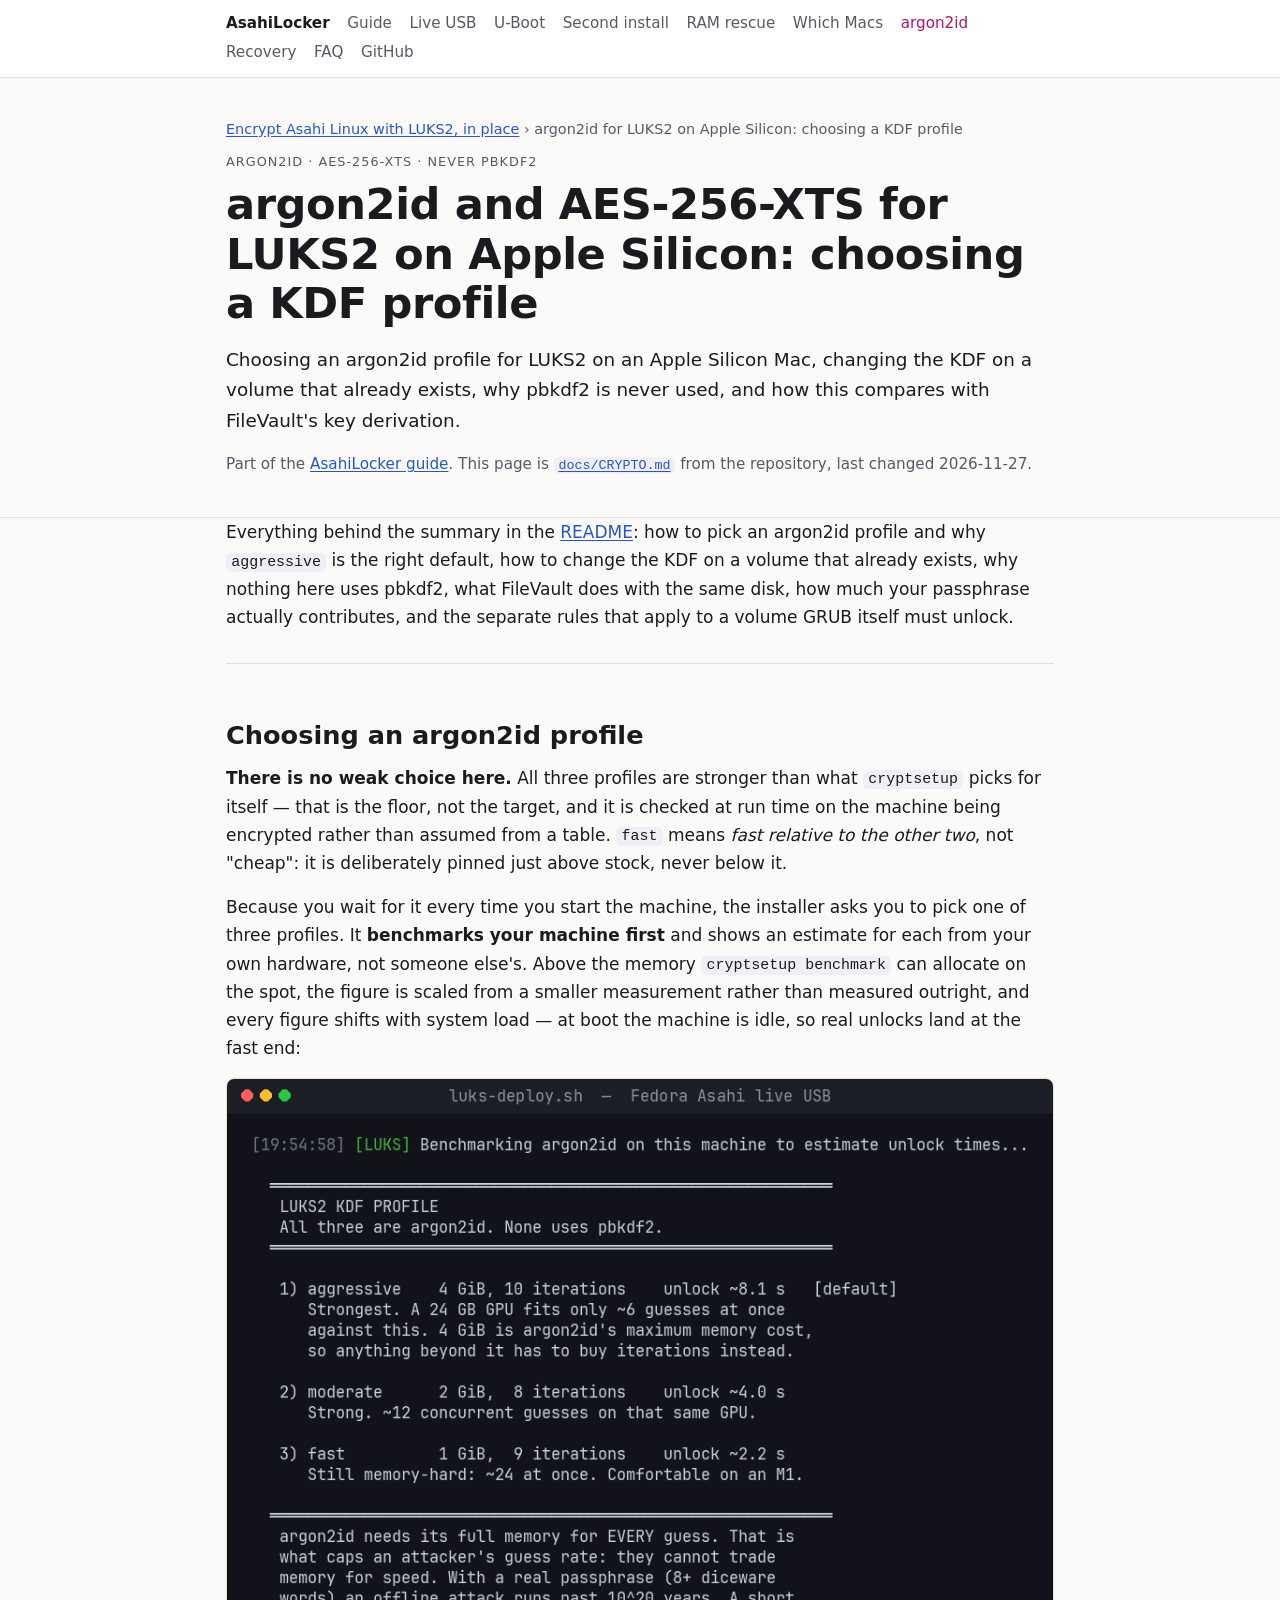
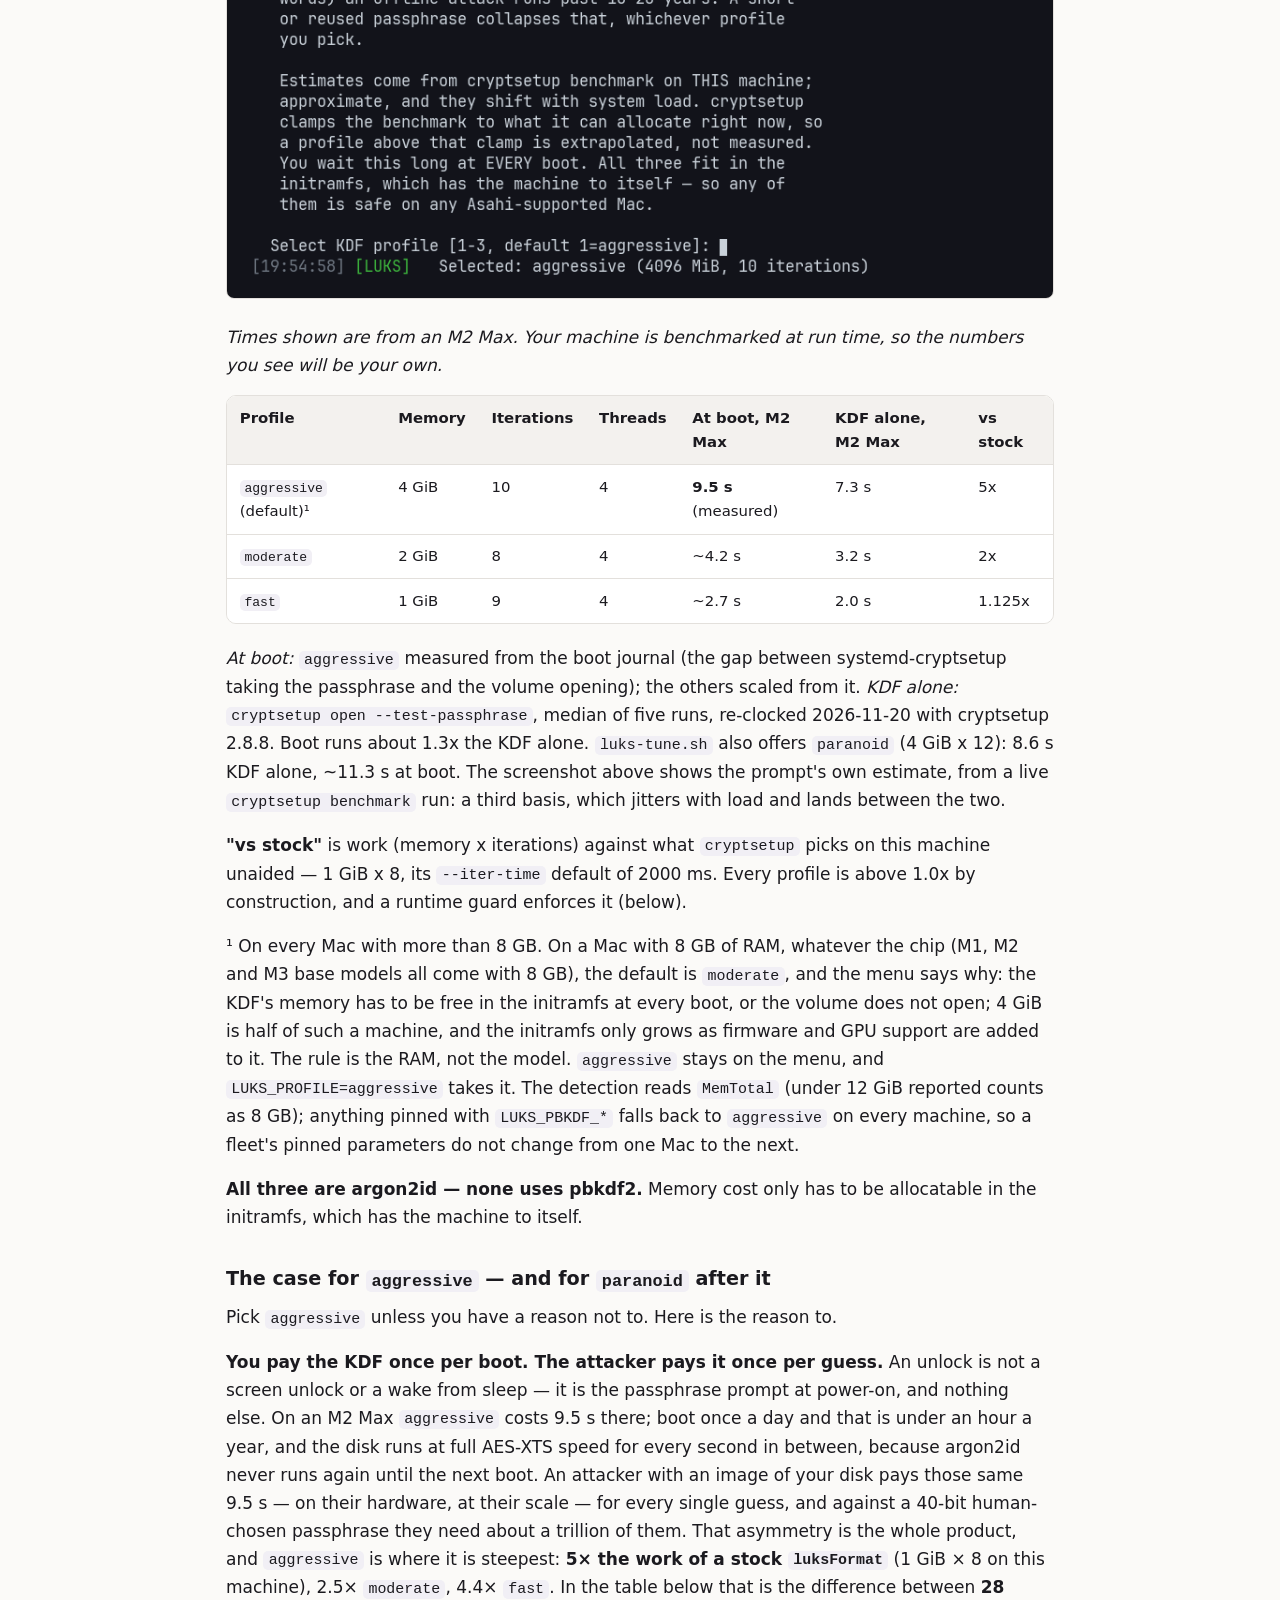
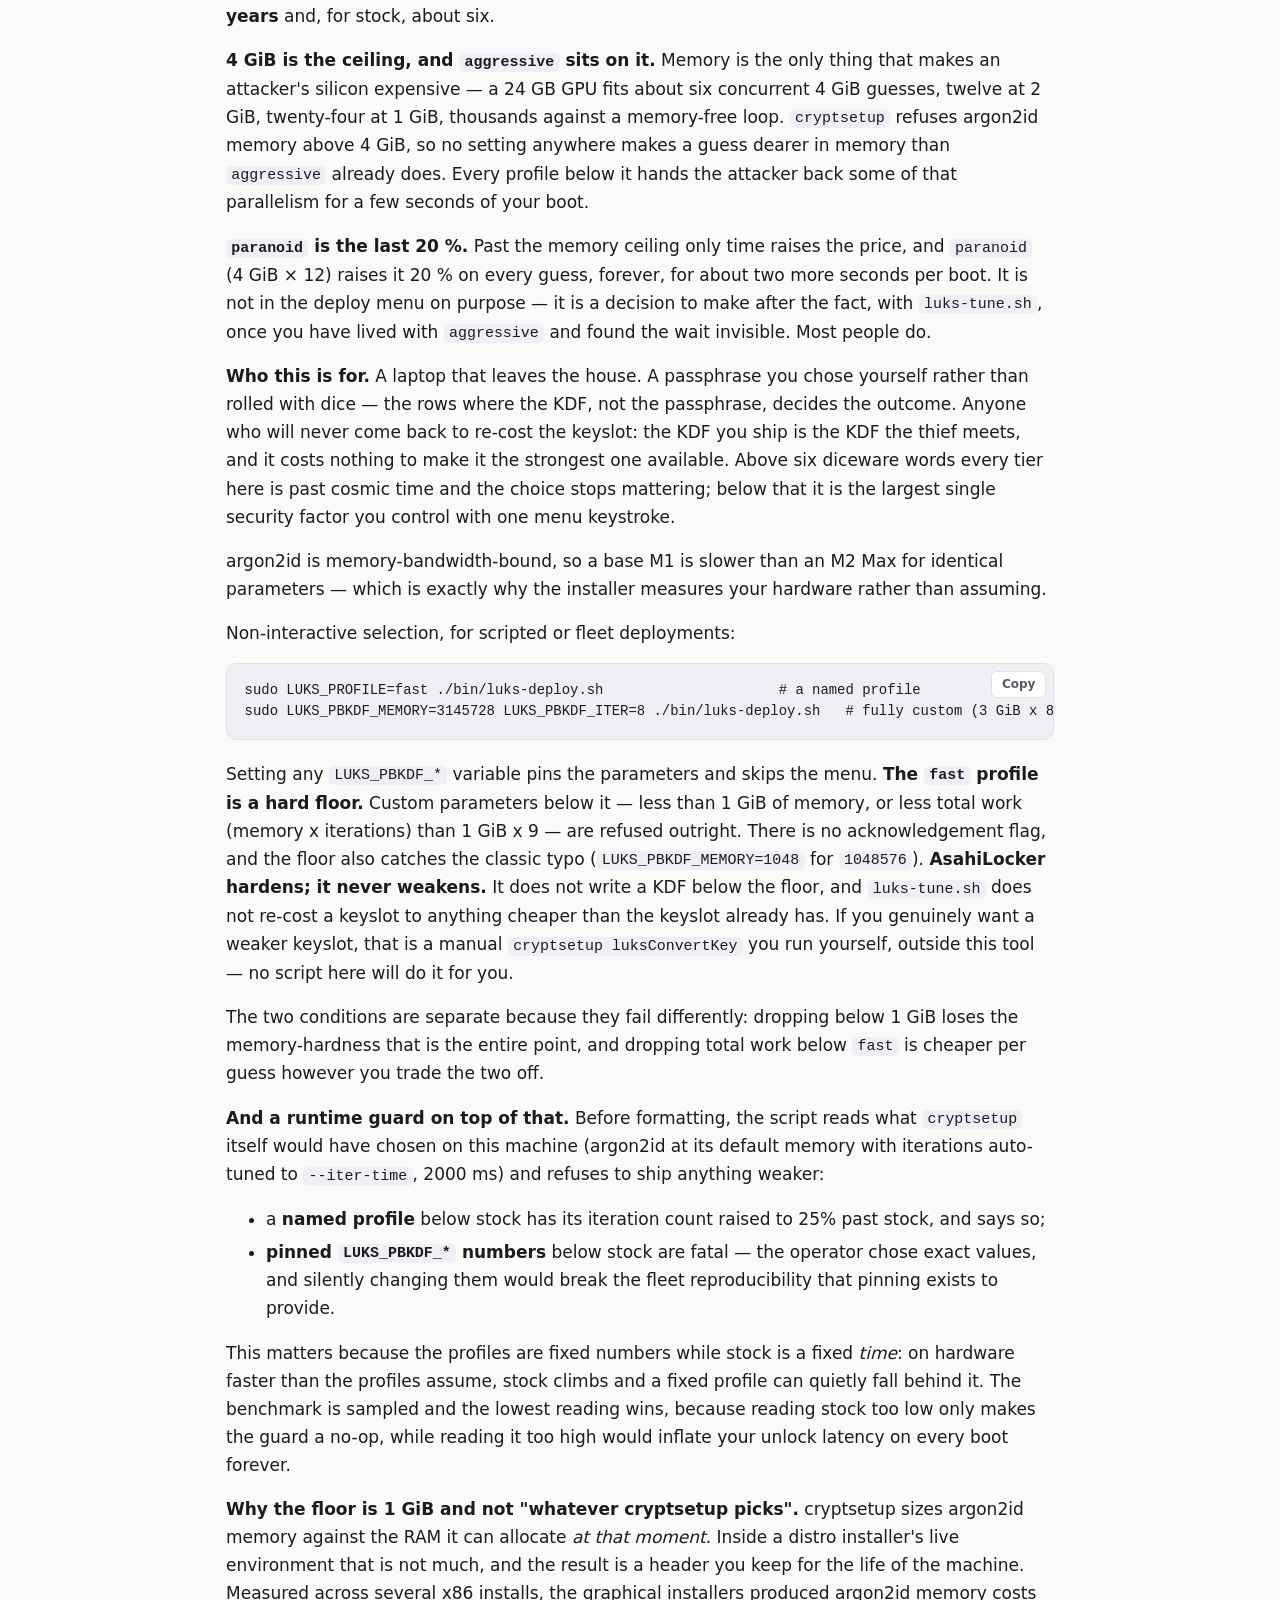
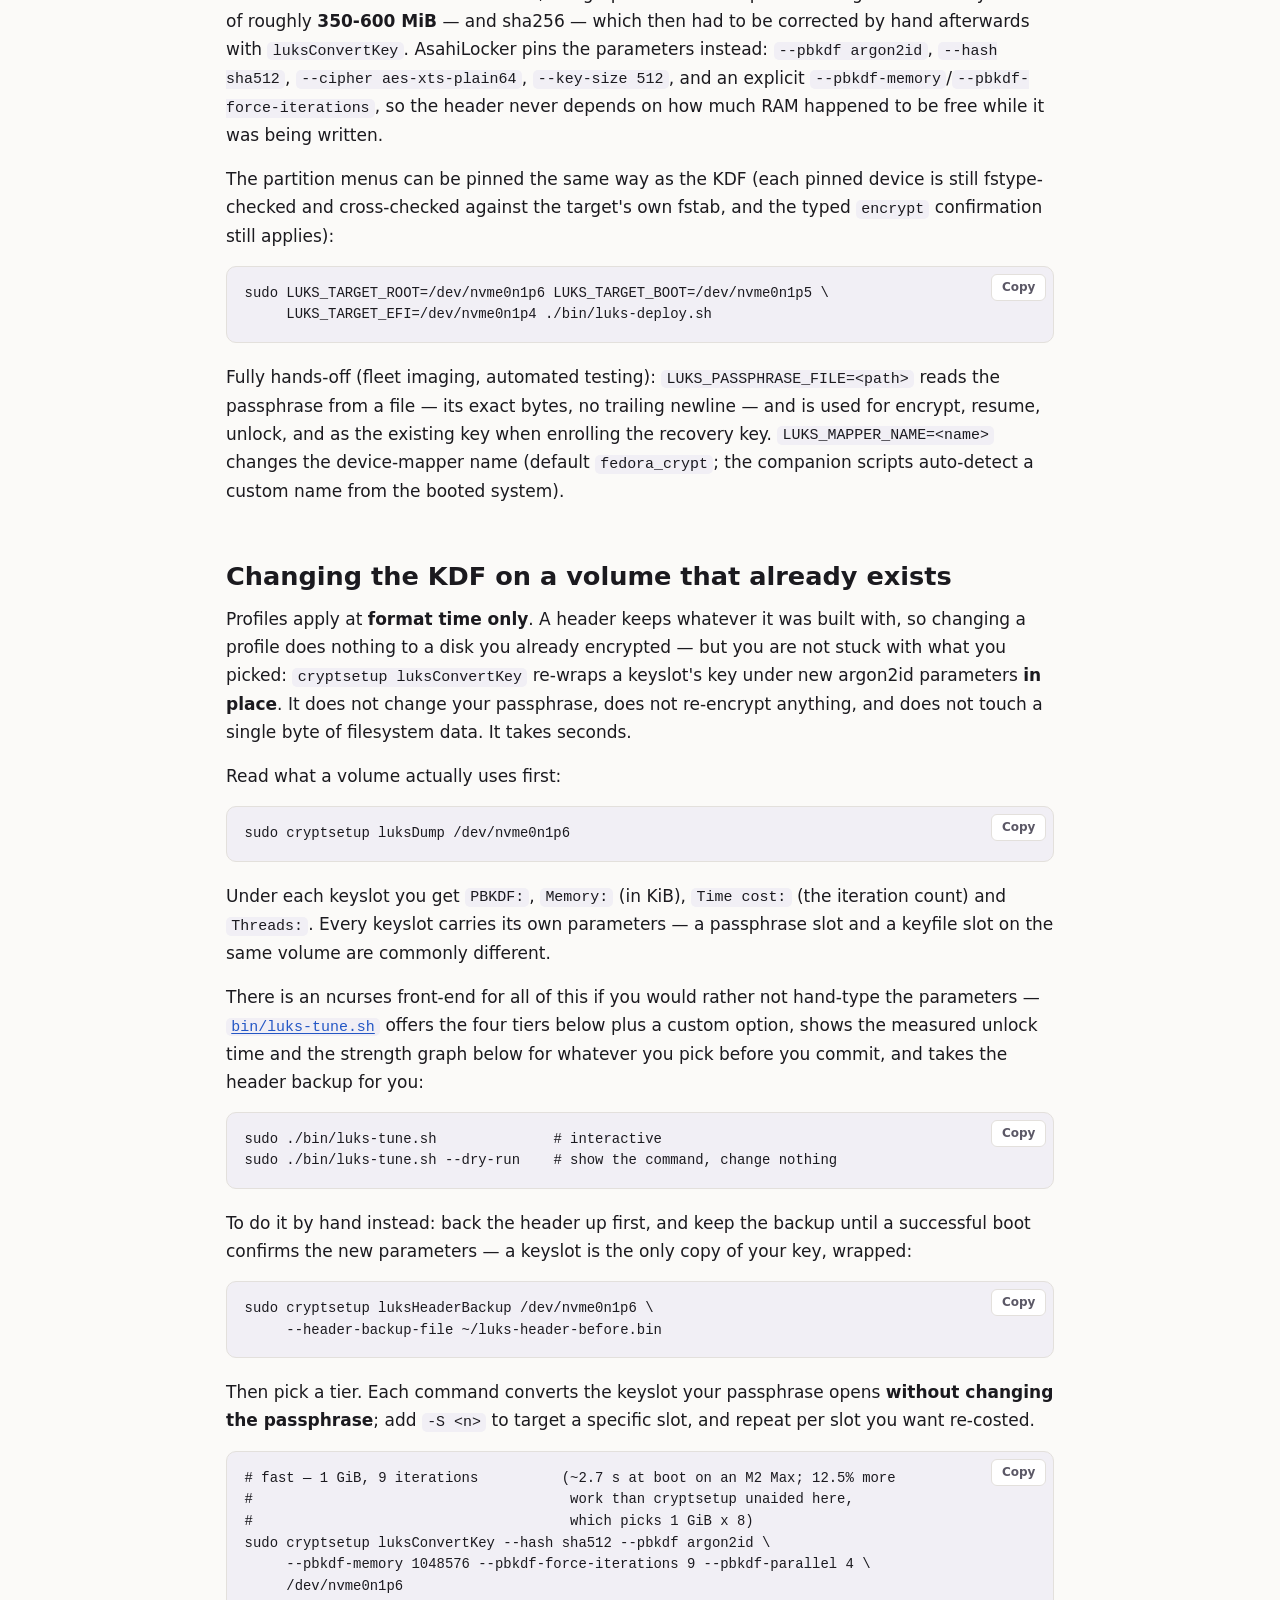
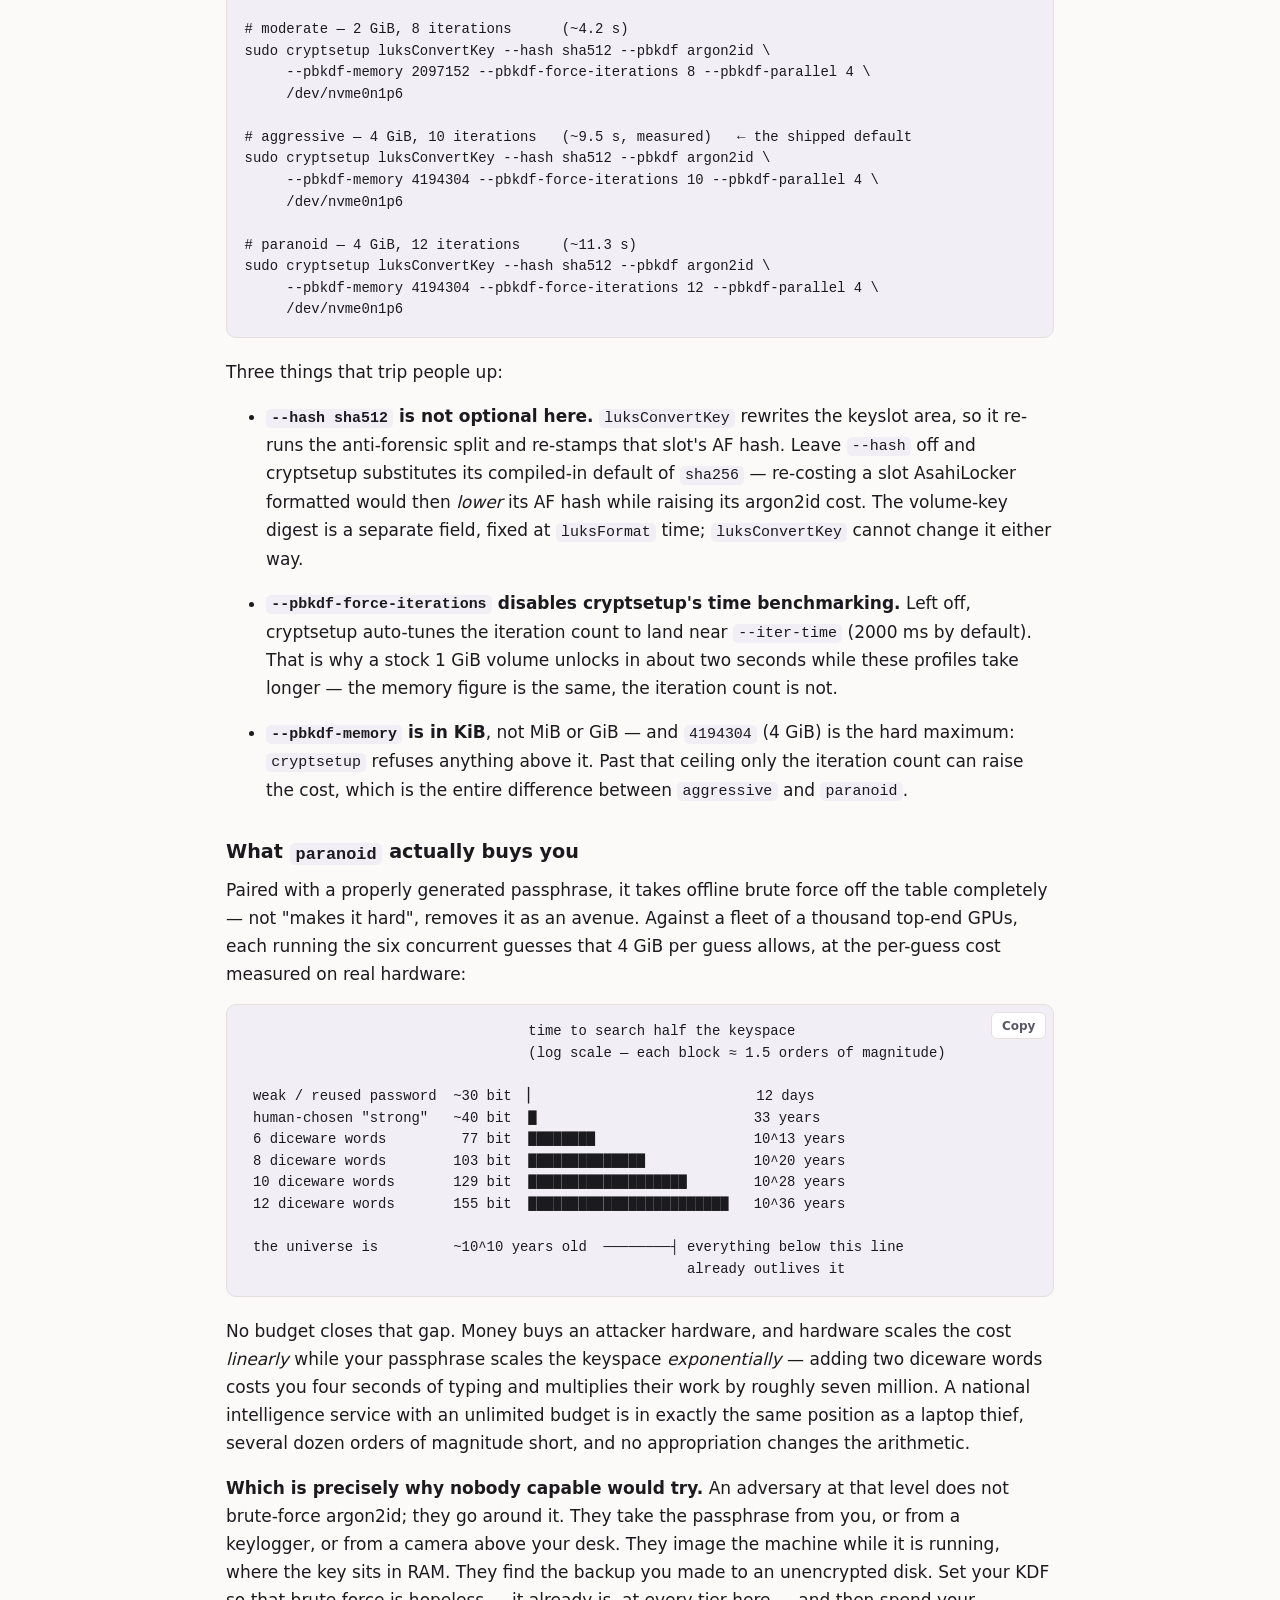
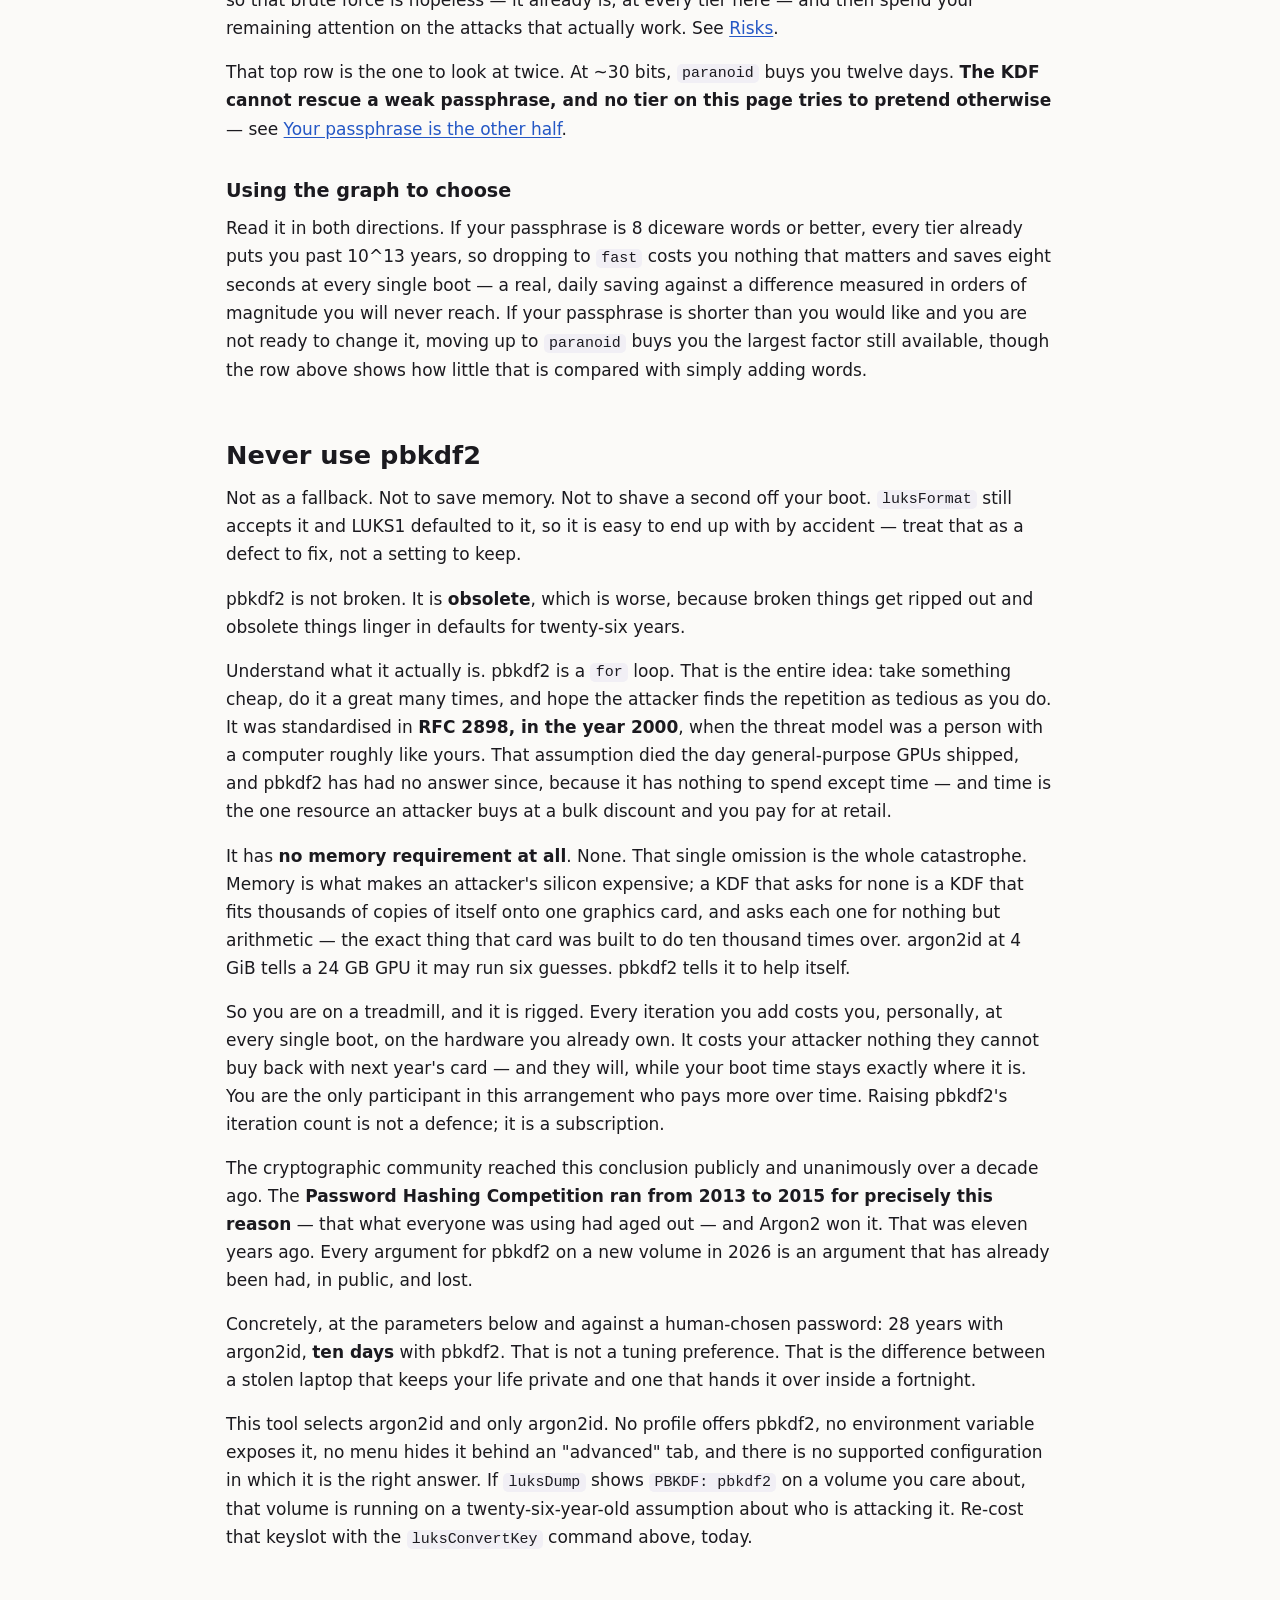
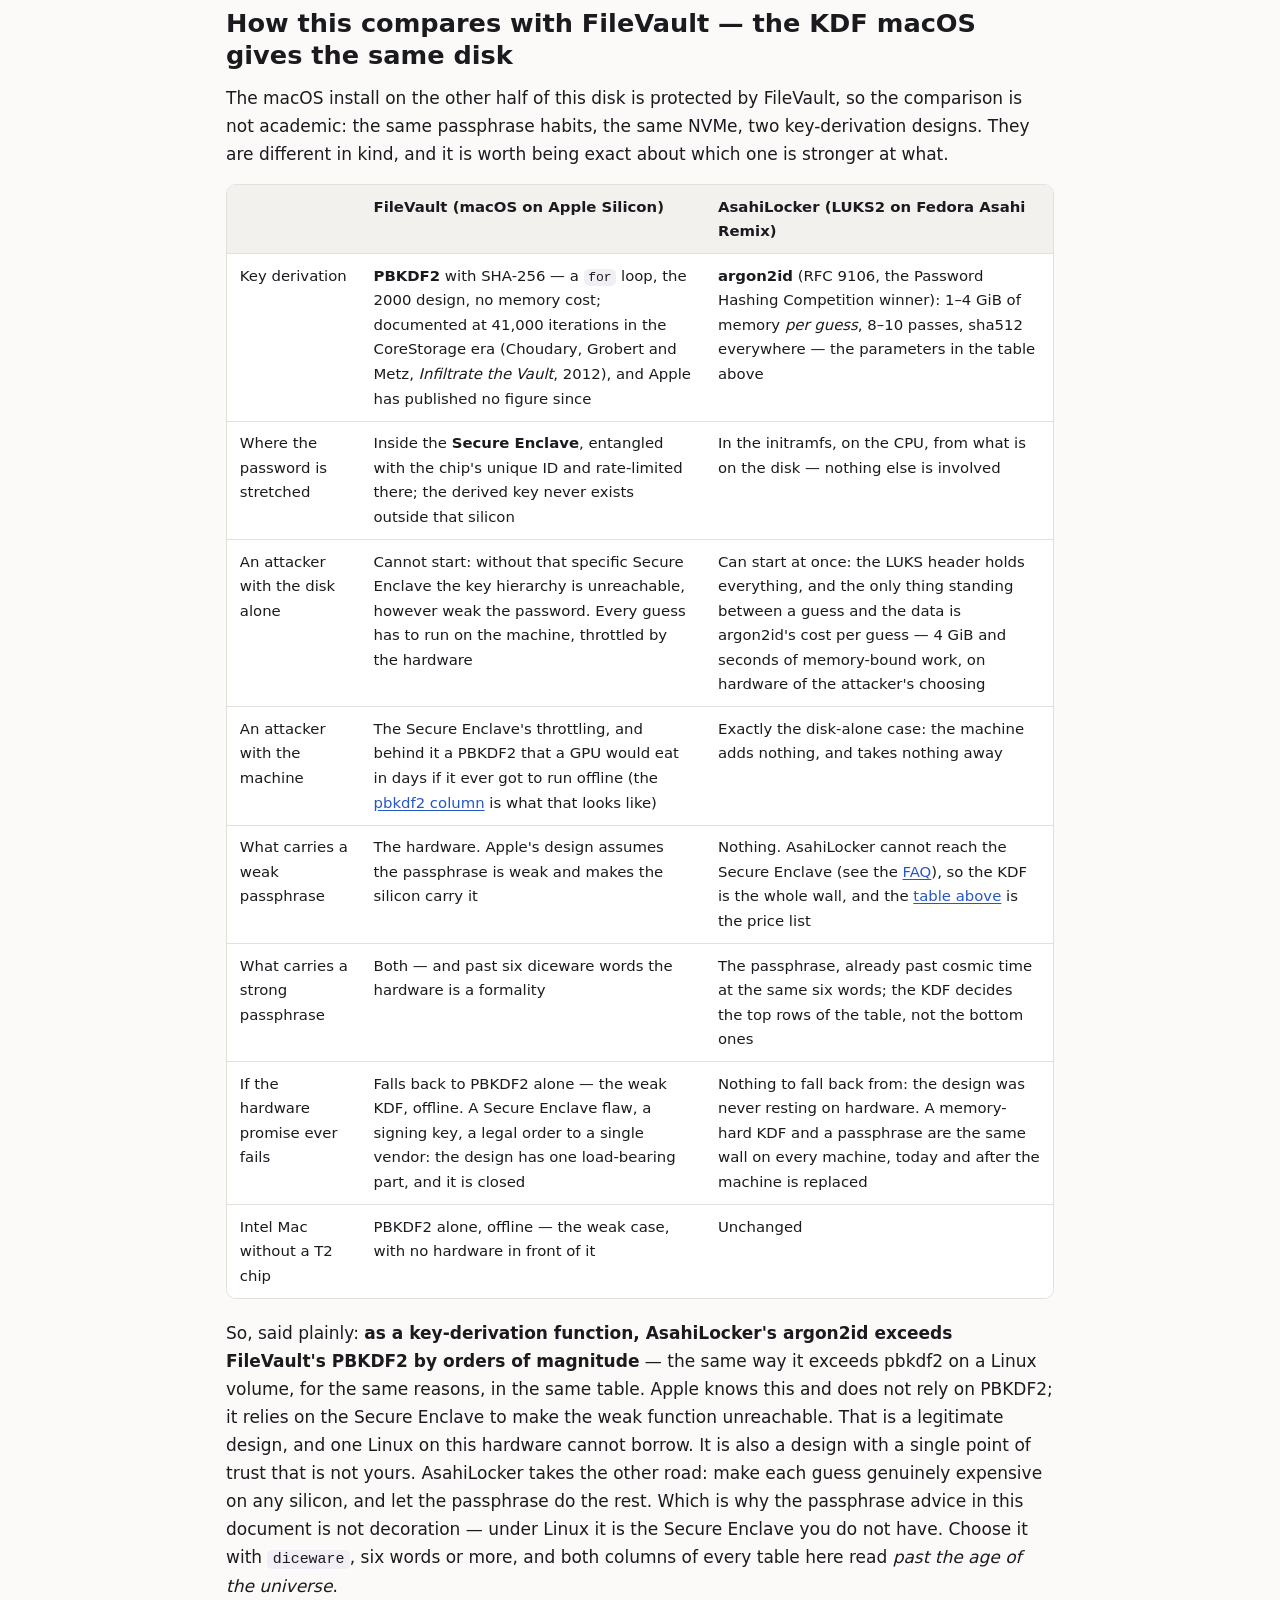
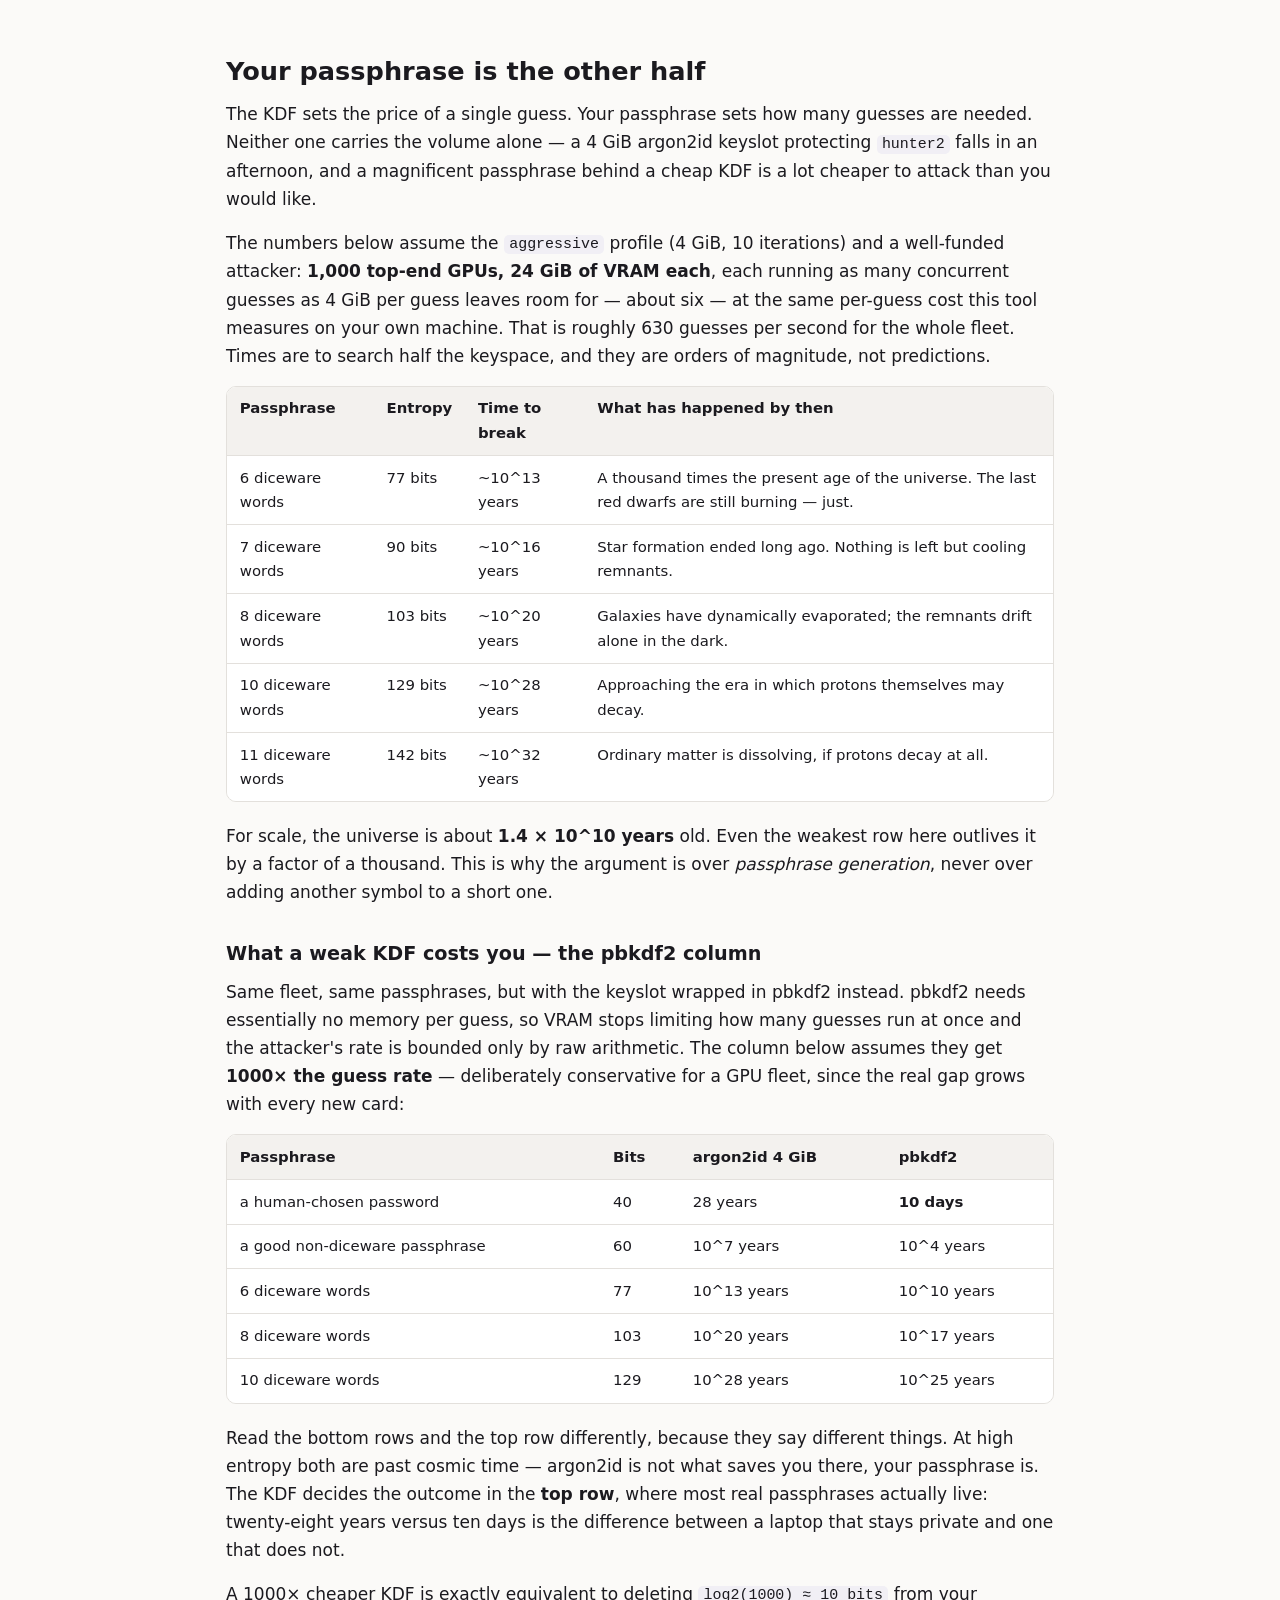
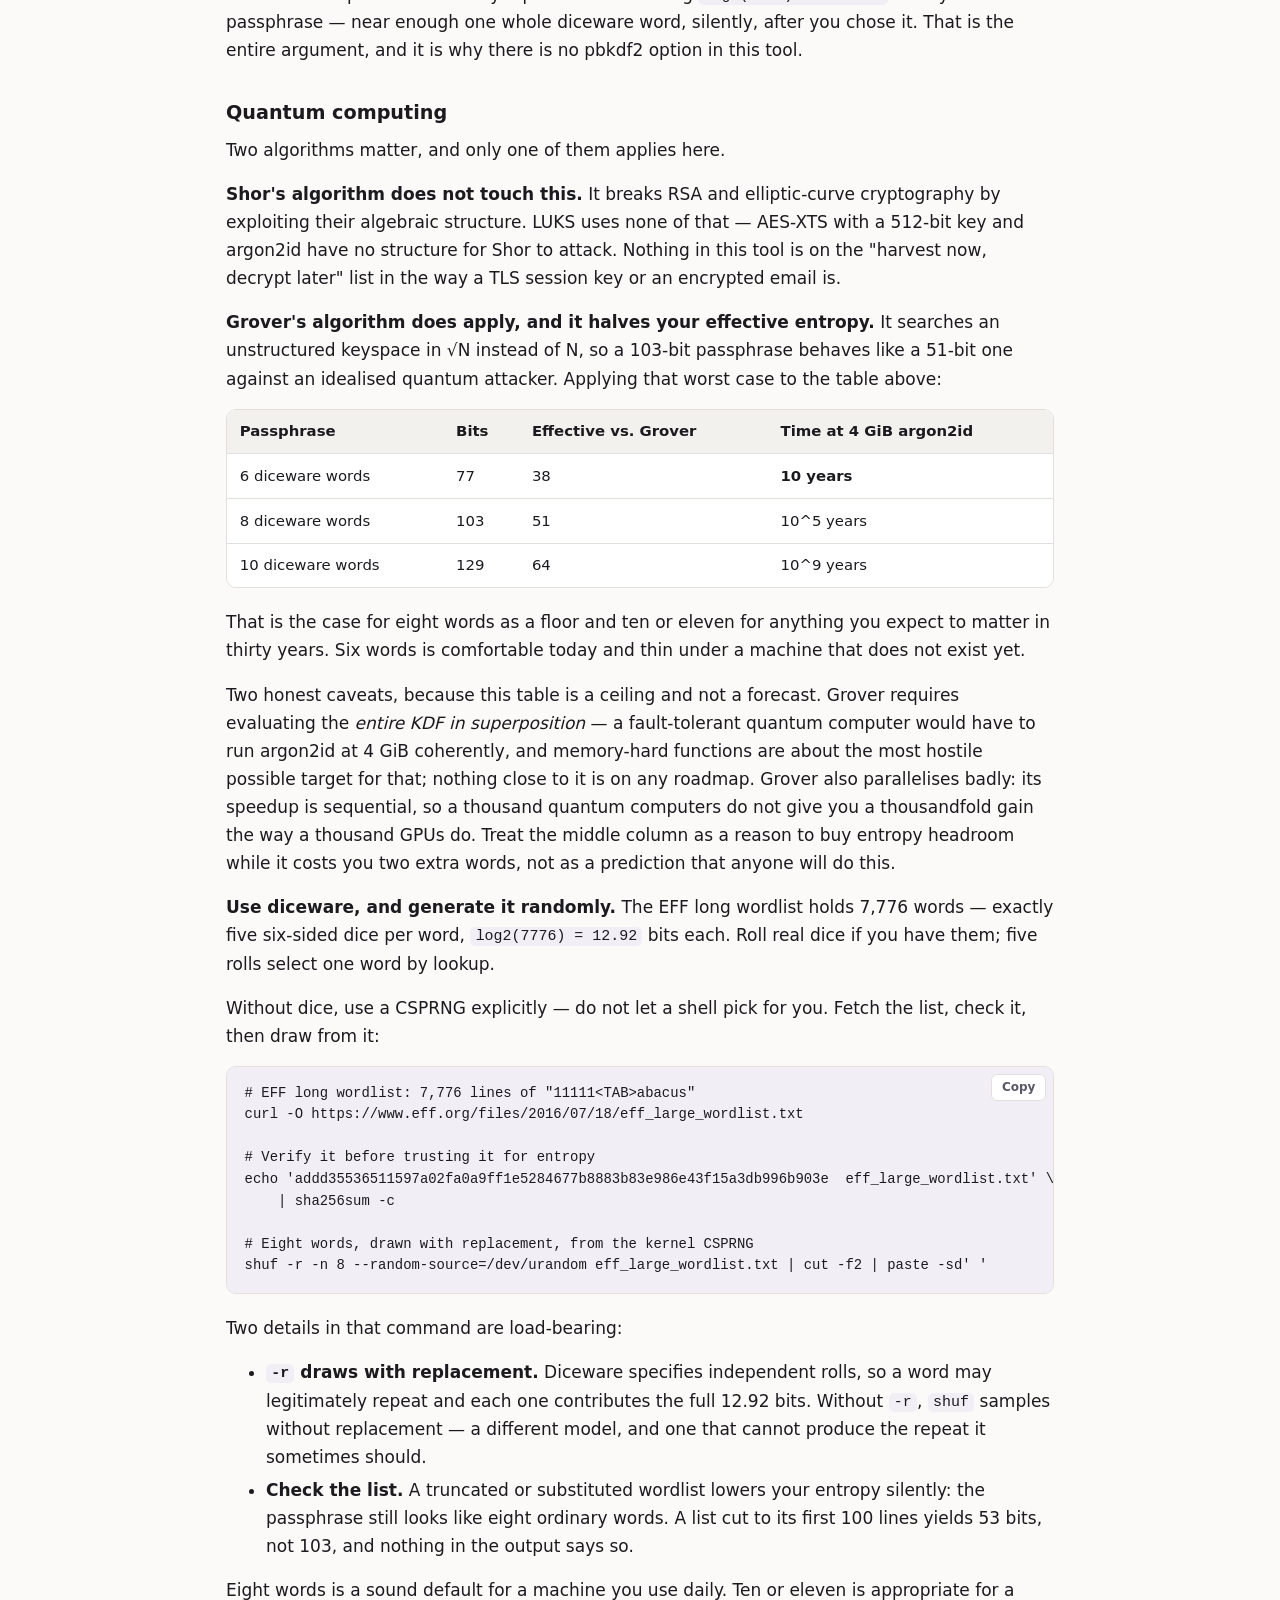
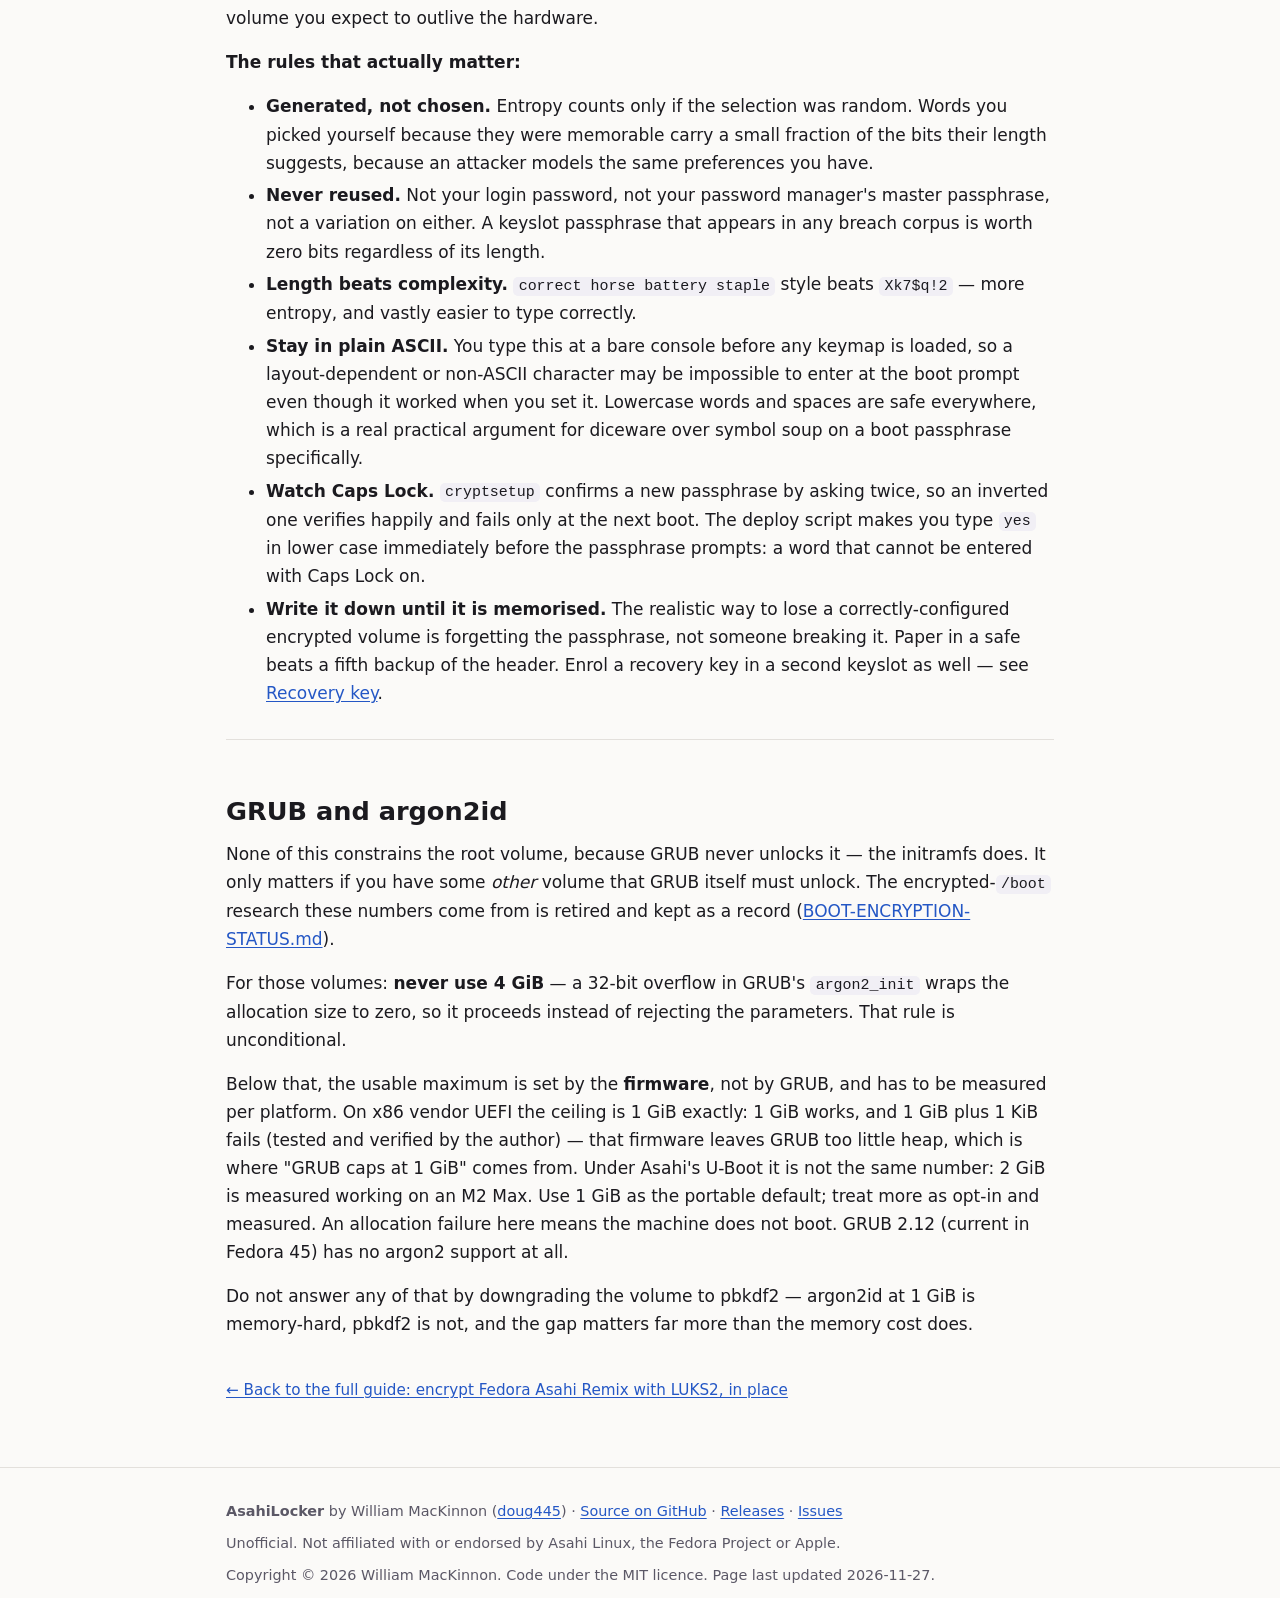
<file: argon2id/index.html>
<!doctype html>
<html lang="en">
<head>
<meta charset="utf-8">
<meta name="viewport" content="width=device-width, initial-scale=1">
<title>argon2id for LUKS2 on Apple Silicon: choosing a KDF profile — AsahiLocker</title>
<meta name="description" content="Choosing an argon2id profile for LUKS2 on an Apple Silicon Mac, changing the KDF on a volume that already exists, why pbkdf2 is never used, and how this compares with FileVault&#x27;s key derivation.">
<link rel="canonical" href="https://doug445.github.io/AsahiLocker/argon2id/">
<meta name="author" content="William MacKinnon">
<meta name="robots" content="index, follow, max-image-preview:large">
<meta name="color-scheme" content="light dark">
<meta name="theme-color" content="#0d0b14">
<link rel="stylesheet" href="../style.css">
<meta property="og:type" content="article">
<meta property="og:site_name" content="AsahiLocker">
<meta property="og:title" content="argon2id for LUKS2 on Apple Silicon: choosing a KDF profile — AsahiLocker">
<meta property="og:description" content="Choosing an argon2id profile for LUKS2 on an Apple Silicon Mac, changing the KDF on a volume that already exists, why pbkdf2 is never used, and how this compares with FileVault&#x27;s key derivation.">
<meta property="og:url" content="https://doug445.github.io/AsahiLocker/argon2id/">
<meta property="og:image" content="https://doug445.github.io/AsahiLocker/asahilocker-logo.jpg">
<meta property="og:image:width" content="1280">
<meta property="og:image:height" content="720">
<meta property="article:published_time" content="2026-10-24">
<meta property="article:modified_time" content="2026-11-27">
<meta name="twitter:card" content="summary_large_image">
<script type="application/ld+json">
{
  "@context": "https://schema.org",
  "@graph": [
    {
      "@type": "TechArticle",
      "@id": "https://doug445.github.io/AsahiLocker/argon2id/#article",
      "headline": "argon2id and AES-256-XTS for LUKS2 on Apple Silicon: choosing a KDF profile",
      "description": "Choosing an argon2id profile for LUKS2 on an Apple Silicon Mac, changing the KDF on a volume that already exists, why pbkdf2 is never used, and how this compares with FileVault's key derivation.",
      "datePublished": "2026-10-24",
      "dateModified": "2026-11-27",
      "image": "https://doug445.github.io/AsahiLocker/asahilocker-logo.jpg",
      "inLanguage": "en",
      "author": {
        "@id": "https://doug445.github.io/AsahiLocker/#author"
      },
      "publisher": {
        "@id": "https://doug445.github.io/AsahiLocker/#author"
      },
      "about": {
        "@id": "https://doug445.github.io/AsahiLocker/#software"
      },
      "isPartOf": {
        "@id": "https://doug445.github.io/AsahiLocker/#article"
      },
      "mainEntityOfPage": "https://doug445.github.io/AsahiLocker/argon2id/",
      "proficiencyLevel": "Expert"
    },
    {
      "@type": "BreadcrumbList",
      "@id": "https://doug445.github.io/AsahiLocker/argon2id/#crumbs",
      "itemListElement": [
        {
          "@type": "ListItem",
          "position": 1,
          "name": "AsahiLocker",
          "item": "https://doug445.github.io/AsahiLocker/"
        },
        {
          "@type": "ListItem",
          "position": 2,
          "name": "argon2id for LUKS2 on Apple Silicon: choosing a KDF profile",
          "item": "https://doug445.github.io/AsahiLocker/argon2id/"
        }
      ]
    }
  ]
}
</script>
  <meta name="msvalidate.01" content="C3102341B9C3AC1DF6AE2EDF29577C95" />
</head>
<body>

<nav class="sitenav" aria-label="AsahiLocker guides">
  <div class="wrap">
    <a class="brand" href="../">AsahiLocker</a>
    <a href="../">Guide</a>
    <a href="../live-usb/">Live USB</a>
    <a href="../u-boot-bootflow/">U-Boot</a>
    <a href="../second-install/">Second install</a>
    <a href="../ram-rescue/">RAM rescue</a>
    <a href="../which-macs/">Which Macs</a>
    <a href="../argon2id/" aria-current="page">argon2id</a>
    <a href="../recovery/">Recovery</a>
    <a href="../faq/">FAQ</a>
    <a href="https://github.com/doug445/AsahiLocker">GitHub</a>
  </div>
</nav>

<header class="hero doc">
  <div class="wrap">
    <p class="crumbs"><a href="../">Encrypt Asahi Linux with LUKS2, in place</a> › argon2id for LUKS2 on Apple Silicon: choosing a KDF profile</p>
    <p class="eyebrow">argon2id · AES-256-XTS · never pbkdf2</p>
    <h1>argon2id and AES-256-XTS for LUKS2 on Apple Silicon: choosing a KDF profile</h1>
    <p class="lede">Choosing an argon2id profile for LUKS2 on an Apple Silicon Mac, changing the KDF on a volume that already exists, why pbkdf2 is never used, and how this compares with FileVault&#x27;s key derivation.</p>
    <p class="meta">Part of the <a href="../">AsahiLocker guide</a>. This page is
      <a href="https://github.com/doug445/AsahiLocker/blob/main/docs/CRYPTO.md"><code>docs/CRYPTO.md</code></a> from the repository,
      last changed 2026-11-27.</p>
  </div>
</header>

<main class="wrap doc">
<p>Everything behind the summary in the
<a href="https://github.com/doug445/AsahiLocker/blob/main/README.md#crypto-parameters--aes-256-xts-and-argon2id">README</a>: how to pick
an argon2id profile and why <code>aggressive</code> is the right default, how to change the
KDF on a volume that already exists, why nothing here uses pbkdf2, what
FileVault does with the same disk, how much your passphrase actually
contributes, and the separate rules that apply to a volume GRUB itself must
unlock.</p>
<hr>
<h2 id="choosing-an-argon2id-profile">Choosing an argon2id profile</h2>
<p><strong>There is no weak choice here.</strong> All three profiles are stronger than what
<code>cryptsetup</code> picks for itself — that is the floor, not the target, and it is
checked at run time on the machine being encrypted rather than assumed from a
table. <code>fast</code> means <em>fast relative to the other two</em>, not "cheap": it is
deliberately pinned just above stock, never below it.</p>
<p>Because you wait for it every time you start the machine, the installer asks you
to pick one of three profiles. It <strong>benchmarks your machine first</strong> and shows an
estimate for each from your own hardware, not someone else's. Above the memory
<code>cryptsetup benchmark</code> can allocate on the spot, the figure is scaled from a
smaller measurement rather than measured outright, and every figure shifts with
system load — at boot the machine is idle, so real unlocks land at the fast end:</p>
<p><a target="_blank" rel="noopener noreferrer" href="../kdf-profile-menu.png"><img src="../kdf-profile-menu.png" alt="The luks-deploy.sh KDF profile prompt, showing three argon2id profiles with unlock times benchmarked on the running machine" style="max-width: 100%;"></a></p>
<p><em>Times shown are from an M2 Max. Your machine is benchmarked at run time, so the
numbers you see will be your own.</em></p>
<div class="table-scroll"><table>
<thead>
<tr>
<th>Profile</th>
<th>Memory</th>
<th>Iterations</th>
<th>Threads</th>
<th>At boot, M2 Max</th>
<th>KDF alone, M2 Max</th>
<th>vs stock</th>
</tr>
</thead>
<tbody>
<tr>
<td>
<code>aggressive</code> (default)¹</td>
<td>4 GiB</td>
<td>10</td>
<td>4</td>
<td>
<strong>9.5 s</strong> (measured)</td>
<td>7.3 s</td>
<td>5x</td>
</tr>
<tr>
<td><code>moderate</code></td>
<td>2 GiB</td>
<td>8</td>
<td>4</td>
<td>~4.2 s</td>
<td>3.2 s</td>
<td>2x</td>
</tr>
<tr>
<td><code>fast</code></td>
<td>1 GiB</td>
<td>9</td>
<td>4</td>
<td>~2.7 s</td>
<td>2.0 s</td>
<td>1.125x</td>
</tr>
</tbody>
</table></div>
<p><em>At boot:</em> <code>aggressive</code> measured from the boot journal (the gap between
systemd-cryptsetup taking the passphrase and the volume opening); the others
scaled from it. <em>KDF alone:</em> <code>cryptsetup open --test-passphrase</code>, median of five
runs, re-clocked 2026-11-20 with cryptsetup 2.8.8. Boot runs about 1.3x the KDF
alone. <code>luks-tune.sh</code> also offers <code>paranoid</code> (4 GiB x 12): 8.6 s KDF alone,
~11.3 s at boot. The screenshot above shows the prompt's own estimate, from a live
<code>cryptsetup benchmark</code> run: a third basis, which jitters with load and lands
between the two.</p>
<p><strong>"vs stock"</strong> is work (memory x iterations) against what <code>cryptsetup</code> picks on
this machine unaided — 1 GiB x 8, its <code>--iter-time</code> default of 2000 ms. Every
profile is above 1.0x by construction, and a runtime guard enforces it (below).</p>
<p>¹ On every Mac with more than 8 GB. On a Mac with 8 GB of RAM, whatever the
chip (M1, M2 and M3 base models all come with 8 GB), the default is <code>moderate</code>,
and the menu says why: the KDF's memory has to be free in the initramfs at
every boot, or the volume does not open; 4 GiB is half of such a machine, and
the initramfs only grows as firmware and GPU support are added to it. The rule
is the RAM, not the model. <code>aggressive</code> stays on the menu, and
<code>LUKS_PROFILE=aggressive</code> takes it. The detection reads <code>MemTotal</code> (under
12 GiB reported counts as 8 GB); anything pinned with
<code>LUKS_PBKDF_*</code> falls back to <code>aggressive</code> on every machine, so a fleet's pinned
parameters do not change from one Mac to the next.</p>
<p><strong>All three are argon2id — none uses pbkdf2.</strong> Memory cost only has to be
allocatable in the initramfs, which has the machine to itself.</p>
<h3 id="the-case-for-aggressive--and-for-paranoid-after-it">The case for <code>aggressive</code> — and for <code>paranoid</code> after it</h3>
<p>Pick <code>aggressive</code> unless you have a reason not to. Here is the reason to.</p>
<p><strong>You pay the KDF once per boot. The attacker pays it once per guess.</strong> An
unlock is not a screen unlock or a wake from sleep — it is the passphrase
prompt at power-on, and nothing else. On an M2 Max <code>aggressive</code> costs 9.5 s
there; boot once a day and that is under an hour a year, and the disk runs at
full AES-XTS speed for every second in between, because argon2id never runs
again until the next boot. An attacker with an image of your disk pays those
same 9.5 s — on their hardware, at their scale — for every single guess, and
against a 40-bit human-chosen passphrase they need about a trillion of them.
That asymmetry is the whole product, and <code>aggressive</code> is where it is
steepest: <strong>5× the work of a stock <code>luksFormat</code></strong> (1 GiB × 8 on this
machine), 2.5× <code>moderate</code>, 4.4× <code>fast</code>. In the table below that is the
difference between <strong>28 years</strong> and, for stock, about six.</p>
<p><strong>4 GiB is the ceiling, and <code>aggressive</code> sits on it.</strong> Memory is the only thing
that makes an attacker's silicon expensive — a 24 GB GPU fits about six
concurrent 4 GiB guesses, twelve at 2 GiB, twenty-four at 1 GiB, thousands
against a memory-free loop. <code>cryptsetup</code> refuses argon2id memory above
4 GiB, so no setting anywhere makes a guess dearer in memory than
<code>aggressive</code> already does. Every profile below it hands the attacker back
some of that parallelism for a few seconds of your boot.</p>
<p><strong><code>paranoid</code> is the last 20 %.</strong> Past the memory ceiling only time raises the
price, and <code>paranoid</code> (4 GiB × 12) raises it 20 % on every guess, forever, for
about two more seconds per boot. It is not in the deploy menu on purpose — it
is a decision to make after the fact, with <code>luks-tune.sh</code>, once you have
lived with <code>aggressive</code> and found the wait invisible. Most people do.</p>
<p><strong>Who this is for.</strong> A laptop that leaves the house. A passphrase you chose
yourself rather than rolled with dice — the rows where the KDF, not the
passphrase, decides the outcome. Anyone who will never come back to re-cost
the keyslot: the KDF you ship is the KDF the thief meets, and it costs nothing
to make it the strongest one available. Above six diceware words every tier
here is past cosmic time and the choice stops mattering; below that it is the
largest single security factor you control with one menu keystroke.</p>
<p>argon2id is memory-bandwidth-bound, so a base M1 is slower than an M2 Max for
identical parameters — which is exactly why the installer measures your hardware
rather than assuming.</p>
<p>Non-interactive selection, for scripted or fleet deployments:</p>
<div class="codeblock"><pre><code>sudo LUKS_PROFILE=fast ./bin/luks-deploy.sh                     <span class="pl-c"><span class="pl-c">#</span> a named profile</span>
sudo LUKS_PBKDF_MEMORY=3145728 LUKS_PBKDF_ITER=8 ./bin/luks-deploy.sh   <span class="pl-c"><span class="pl-c">#</span> fully custom (3 GiB x 8)</span></code></pre></div>
<p>Setting any <code>LUKS_PBKDF_*</code> variable pins the parameters and skips the menu.
<strong>The <code>fast</code> profile is a hard floor.</strong> Custom parameters below it — less
than 1 GiB of memory, or less total work (memory x iterations) than
1 GiB x 9 — are refused outright. There is no acknowledgement flag, and the
floor also catches the classic typo (<code>LUKS_PBKDF_MEMORY=1048</code> for <code>1048576</code>).
<strong>AsahiLocker hardens; it never weakens.</strong> It does not write a KDF below the
floor, and <code>luks-tune.sh</code> does not re-cost a keyslot to anything cheaper than
the keyslot already has. If you genuinely want a weaker keyslot, that is a
manual <code>cryptsetup luksConvertKey</code> you run yourself, outside this tool — no
script here will do it for you.</p>
<p>The two conditions are separate because they fail differently: dropping below
1 GiB loses the memory-hardness that is the entire point, and dropping total
work below <code>fast</code> is cheaper per guess however you trade the two off.</p>
<p><strong>And a runtime guard on top of that.</strong> Before formatting, the script reads
what <code>cryptsetup</code> itself would have chosen on this machine (argon2id at its
default memory with iterations auto-tuned to <code>--iter-time</code>, 2000 ms) and
refuses to ship anything weaker:</p>
<ul>
<li>a <strong>named profile</strong> below stock has its iteration count raised to 25% past
stock, and says so;</li>
<li>
<strong>pinned <code>LUKS_PBKDF_*</code> numbers</strong> below stock are fatal — the operator chose
exact values, and silently changing them would break the fleet
reproducibility that pinning exists to provide.</li>
</ul>
<p>This matters because the profiles are fixed numbers while stock is a fixed
<em>time</em>: on hardware faster than the profiles assume, stock climbs and a fixed
profile can quietly fall behind it. The benchmark is sampled and the lowest
reading wins, because reading stock too low only makes the guard a no-op, while
reading it too high would inflate your unlock latency on every boot forever.</p>
<p><strong>Why the floor is 1 GiB and not "whatever cryptsetup picks".</strong> cryptsetup sizes
argon2id memory against the RAM it can allocate <em>at that moment</em>. Inside a
distro installer's live environment that is not much, and the result is a header
you keep for the life of the machine. Measured across several x86 installs, the
graphical installers produced argon2id memory costs of roughly <strong>350-600 MiB</strong>
— and sha256 — which then had to be corrected by hand afterwards with
<code>luksConvertKey</code>. AsahiLocker pins the parameters instead: <code>--pbkdf argon2id</code>,
<code>--hash sha512</code>, <code>--cipher aes-xts-plain64</code>, <code>--key-size 512</code>, and an explicit
<code>--pbkdf-memory</code>/<code>--pbkdf-force-iterations</code>, so the header never depends on how
much RAM happened to be free while it was being written.</p>
<p>The partition menus can be pinned the same way as the KDF (each pinned device
is still fstype-checked and cross-checked against the target's own fstab, and
the typed <code>encrypt</code> confirmation still applies):</p>
<div class="codeblock"><pre><code>sudo LUKS_TARGET_ROOT=/dev/nvme0n1p6 LUKS_TARGET_BOOT=/dev/nvme0n1p5 \
     LUKS_TARGET_EFI=/dev/nvme0n1p4 ./bin/luks-deploy.sh</code></pre></div>
<p>Fully hands-off (fleet imaging, automated testing): <code>LUKS_PASSPHRASE_FILE=&lt;path&gt;</code>
reads the passphrase from a file — its exact bytes, no trailing newline — and is
used for encrypt, resume, unlock, and as the existing key when enrolling the
recovery key. <code>LUKS_MAPPER_NAME=&lt;name&gt;</code> changes the device-mapper name (default
<code>fedora_crypt</code>; the companion scripts auto-detect a custom name from the booted
system).</p>
<h2 id="changing-the-kdf-on-a-volume-that-already-exists">Changing the KDF on a volume that already exists</h2>
<p>Profiles apply at <strong>format time only</strong>. A header keeps whatever it was built
with, so changing a profile does nothing to a disk you already encrypted — but
you are not stuck with what you picked: <code>cryptsetup luksConvertKey</code> re-wraps a
keyslot's key under new argon2id parameters <strong>in place</strong>. It does not change
your passphrase, does not re-encrypt anything, and does not touch a single
byte of filesystem data. It takes seconds.</p>
<p>Read what a volume actually uses first:</p>
<div class="codeblock"><pre><code>sudo cryptsetup luksDump /dev/nvme0n1p6</code></pre></div>
<p>Under each keyslot you get <code>PBKDF:</code>, <code>Memory:</code> (in KiB), <code>Time cost:</code> (the
iteration count) and <code>Threads:</code>. Every keyslot carries its own parameters — a
passphrase slot and a keyfile slot on the same volume are commonly different.</p>
<p>There is an ncurses front-end for all of this if you would rather not hand-type
the parameters — <a href="https://github.com/doug445/AsahiLocker/blob/main/bin/luks-tune.sh"><code>bin/luks-tune.sh</code></a> offers the four tiers
below plus a custom option, shows the measured unlock time and the strength
graph below for whatever you pick before you commit, and takes the header
backup for you:</p>
<div class="codeblock"><pre><code>sudo ./bin/luks-tune.sh              <span class="pl-c"><span class="pl-c">#</span> interactive</span>
sudo ./bin/luks-tune.sh --dry-run    <span class="pl-c"><span class="pl-c">#</span> show the command, change nothing</span></code></pre></div>
<p>To do it by hand instead: back the header up first, and keep the backup until a
successful boot confirms the new parameters — a keyslot is the only copy of
your key, wrapped:</p>
<div class="codeblock"><pre><code>sudo cryptsetup luksHeaderBackup /dev/nvme0n1p6 \
     --header-backup-file <span class="pl-k">~</span>/luks-header-before.bin</code></pre></div>
<p>Then pick a tier. Each command converts the keyslot your passphrase opens
<strong>without changing the passphrase</strong>; add <code>-S &lt;n&gt;</code> to target a specific slot,
and repeat per slot you want re-costed.</p>
<div class="codeblock"><pre><code><span class="pl-c"><span class="pl-c">#</span> fast — 1 GiB, 9 iterations          (~2.7 s at boot on an M2 Max; 12.5% more</span>
<span class="pl-c"><span class="pl-c">#</span>                                      work than cryptsetup unaided here,</span>
<span class="pl-c"><span class="pl-c">#</span>                                      which picks 1 GiB x 8)</span>
sudo cryptsetup luksConvertKey --hash sha512 --pbkdf argon2id \
     --pbkdf-memory 1048576 --pbkdf-force-iterations 9 --pbkdf-parallel 4 \
     /dev/nvme0n1p6

<span class="pl-c"><span class="pl-c">#</span> moderate — 2 GiB, 8 iterations      (~4.2 s)</span>
sudo cryptsetup luksConvertKey --hash sha512 --pbkdf argon2id \
     --pbkdf-memory 2097152 --pbkdf-force-iterations 8 --pbkdf-parallel 4 \
     /dev/nvme0n1p6

<span class="pl-c"><span class="pl-c">#</span> aggressive — 4 GiB, 10 iterations   (~9.5 s, measured)   ← the shipped default</span>
sudo cryptsetup luksConvertKey --hash sha512 --pbkdf argon2id \
     --pbkdf-memory 4194304 --pbkdf-force-iterations 10 --pbkdf-parallel 4 \
     /dev/nvme0n1p6

<span class="pl-c"><span class="pl-c">#</span> paranoid — 4 GiB, 12 iterations     (~11.3 s)</span>
sudo cryptsetup luksConvertKey --hash sha512 --pbkdf argon2id \
     --pbkdf-memory 4194304 --pbkdf-force-iterations 12 --pbkdf-parallel 4 \
     /dev/nvme0n1p6</code></pre></div>
<p>Three things that trip people up:</p>
<ul>
<li>
<p><strong><code>--hash sha512</code> is not optional here.</strong> <code>luksConvertKey</code> rewrites the
keyslot area, so it re-runs the anti-forensic split and re-stamps that
slot's AF hash. Leave <code>--hash</code> off and cryptsetup substitutes its
compiled-in default of <code>sha256</code> — re-costing a slot AsahiLocker formatted
would then <em>lower</em> its AF hash while raising its argon2id cost. The
volume-key digest is a separate field, fixed at <code>luksFormat</code> time;
<code>luksConvertKey</code> cannot change it either way.</p>
</li>
<li>
<p><strong><code>--pbkdf-force-iterations</code> disables cryptsetup's time benchmarking.</strong> Left
off, cryptsetup auto-tunes the iteration count to land near <code>--iter-time</code>
(2000 ms by default). That is why a stock 1 GiB volume unlocks in about two
seconds while these profiles take longer — the memory figure is the same, the
iteration count is not.</p>
</li>
<li>
<p><strong><code>--pbkdf-memory</code> is in KiB</strong>, not MiB or GiB — and <code>4194304</code> (4 GiB) is the
hard maximum: <code>cryptsetup</code> refuses anything above it. Past that ceiling only
the iteration count can raise the cost, which is the entire difference
between <code>aggressive</code> and <code>paranoid</code>.</p>
</li>
</ul>
<h3 id="what-paranoid-actually-buys-you">What <code>paranoid</code> actually buys you</h3>
<p>Paired with a properly generated passphrase, it takes offline brute force off
the table completely — not "makes it hard", removes it as an avenue. Against a
fleet of a thousand top-end GPUs, each running the six concurrent guesses that
4 GiB per guess allows, at the per-guess cost measured on real hardware:</p>
<div class="codeblock"><pre><code>                                  time to search half the keyspace
                                  (log scale — each block ≈ 1.5 orders of magnitude)

 weak / reused password  ~30 bit  ▏                          12 days
 human-chosen "strong"   ~40 bit  █                          33 years
 6 diceware words         77 bit  ████████                   10^13 years
 8 diceware words        103 bit  ██████████████             10^20 years
 10 diceware words       129 bit  ███████████████████        10^28 years
 12 diceware words       155 bit  ████████████████████████   10^36 years

 the universe is         ~10^10 years old  ────────┤ everything below this line
                                                     already outlives it
</code></pre></div>
<p>No budget closes that gap. Money buys an attacker hardware, and hardware scales
the cost <em>linearly</em> while your passphrase scales the keyspace <em>exponentially</em> —
adding two diceware words costs you four seconds of typing and multiplies their
work by roughly seven million. A national intelligence service with an unlimited
budget is in exactly the same position as a laptop thief, several dozen orders
of magnitude short, and no appropriation changes the arithmetic.</p>
<p><strong>Which is precisely why nobody capable would try.</strong> An adversary at that level
does not brute-force argon2id; they go around it. They take the passphrase from
you, or from a keylogger, or from a camera above your desk. They image the
machine while it is running, where the key sits in RAM. They find the backup you
made to an unencrypted disk. Set your KDF so that brute force is hopeless — it
already is, at every tier here — and then spend your remaining attention on the
attacks that actually work. See <a href="https://github.com/doug445/AsahiLocker/blob/main/README.md#risks--read-this">Risks</a>.</p>
<p>That top row is the one to look at twice. At ~30 bits, <code>paranoid</code> buys you
twelve days. <strong>The KDF cannot rescue a weak passphrase, and no tier on this page
tries to pretend otherwise</strong> — see
<a href="#your-passphrase-is-the-other-half">Your passphrase is the other half</a>.</p>
<h3 id="using-the-graph-to-choose">Using the graph to choose</h3>
<p>Read it in both directions. If your passphrase is 8 diceware words or better,
every tier already puts you past 10^13 years, so dropping to <code>fast</code> costs you
nothing that matters and saves eight seconds at every single boot — a real,
daily saving against a difference measured in orders of magnitude you will never
reach. If your passphrase is shorter than you would like and you are not ready
to change it, moving up to <code>paranoid</code> buys you the largest factor still
available, though the row above shows how little that is compared with simply
adding words.</p>
<h2 id="never-use-pbkdf2">Never use pbkdf2</h2>
<p>Not as a fallback. Not to save memory. Not to shave a second off your boot.
<code>luksFormat</code> still accepts it and LUKS1 defaulted to it, so it is easy to end up
with by accident — treat that as a defect to fix, not a setting to keep.</p>
<p>pbkdf2 is not broken. It is <strong>obsolete</strong>, which is worse, because broken things
get ripped out and obsolete things linger in defaults for twenty-six years.</p>
<p>Understand what it actually is. pbkdf2 is a <code>for</code> loop. That is the entire idea:
take something cheap, do it a great many times, and hope the attacker finds the
repetition as tedious as you do. It was standardised in <strong>RFC 2898, in the year
2000</strong>, when the threat model was a person with a computer roughly like yours.
That assumption died the day general-purpose GPUs shipped, and pbkdf2 has had no
answer since, because it has nothing to spend except time — and time is the one
resource an attacker buys at a bulk discount and you pay for at retail.</p>
<p>It has <strong>no memory requirement at all</strong>. None. That single omission is the whole
catastrophe. Memory is what makes an attacker's silicon expensive; a KDF that
asks for none is a KDF that fits thousands of copies of itself onto one graphics
card, and asks each one for nothing but arithmetic — the exact thing that card
was built to do ten thousand times over. argon2id at 4 GiB tells a 24 GB GPU it
may run six guesses. pbkdf2 tells it to help itself.</p>
<p>So you are on a treadmill, and it is rigged. Every iteration you add costs you,
personally, at every single boot, on the hardware you already own. It costs your
attacker nothing they cannot buy back with next year's card — and they will,
while your boot time stays exactly where it is. You are the only participant in
this arrangement who pays more over time. Raising pbkdf2's iteration count is
not a defence; it is a subscription.</p>
<p>The cryptographic community reached this conclusion publicly and unanimously
over a decade ago. The <strong>Password Hashing Competition ran from 2013 to 2015 for
precisely this reason</strong> — that what everyone was using had aged out — and
Argon2 won it. That was eleven years ago. Every argument for pbkdf2 on a new
volume in 2026 is an argument that has already been had, in public, and lost.</p>
<p>Concretely, at the parameters below and against a human-chosen password: 28
years with argon2id, <strong>ten days</strong> with pbkdf2. That is not a tuning
preference. That is the difference between a stolen laptop that keeps your life
private and one that hands it over inside a fortnight.</p>
<p>This tool selects argon2id and only argon2id. No profile offers pbkdf2, no
environment variable exposes it, no menu hides it behind an "advanced" tab, and
there is no supported configuration in which it is the right answer. If
<code>luksDump</code> shows <code>PBKDF: pbkdf2</code> on a volume you care about, that volume is
running on a twenty-six-year-old assumption about who is attacking it. Re-cost
that keyslot with the <code>luksConvertKey</code> command above, today.</p>
<h2 id="how-this-compares-with-filevault--the-kdf-macos-gives-the-same-disk">How this compares with FileVault — the KDF macOS gives the same disk</h2>
<p>The macOS install on the other half of this disk is protected by FileVault, so
the comparison is not academic: the same passphrase habits, the same NVMe, two
key-derivation designs. They are different in kind, and it is worth being exact
about which one is stronger at what.</p>
<div class="table-scroll"><table>
<thead>
<tr>
<th></th>
<th>FileVault (macOS on Apple Silicon)</th>
<th>AsahiLocker (LUKS2 on Fedora Asahi Remix)</th>
</tr>
</thead>
<tbody>
<tr>
<td>Key derivation</td>
<td>
<strong>PBKDF2</strong> with SHA-256 — a <code>for</code> loop, the 2000 design, no memory cost; documented at 41,000 iterations in the CoreStorage era (Choudary, Grobert and Metz, <em>Infiltrate the Vault</em>, 2012), and Apple has published no figure since</td>
<td>
<strong>argon2id</strong> (RFC 9106, the Password Hashing Competition winner): 1–4 GiB of memory <em>per guess</em>, 8–10 passes, sha512 everywhere — the parameters in the table above</td>
</tr>
<tr>
<td>Where the password is stretched</td>
<td>Inside the <strong>Secure Enclave</strong>, entangled with the chip's unique ID and rate-limited there; the derived key never exists outside that silicon</td>
<td>In the initramfs, on the CPU, from what is on the disk — nothing else is involved</td>
</tr>
<tr>
<td>An attacker with the disk alone</td>
<td>Cannot start: without that specific Secure Enclave the key hierarchy is unreachable, however weak the password. Every guess has to run on the machine, throttled by the hardware</td>
<td>Can start at once: the LUKS header holds everything, and the only thing standing between a guess and the data is argon2id's cost per guess — 4 GiB and seconds of memory-bound work, on hardware of the attacker's choosing</td>
</tr>
<tr>
<td>An attacker with the machine</td>
<td>The Secure Enclave's throttling, and behind it a PBKDF2 that a GPU would eat in days if it ever got to run offline (the <a href="#what-a-weak-kdf-costs-you--the-pbkdf2-column">pbkdf2 column</a> is what that looks like)</td>
<td>Exactly the disk-alone case: the machine adds nothing, and takes nothing away</td>
</tr>
<tr>
<td>What carries a weak passphrase</td>
<td>The hardware. Apple's design assumes the passphrase is weak and makes the silicon carry it</td>
<td>Nothing. AsahiLocker cannot reach the Secure Enclave (see the <a href="../faq/#why-do-i-have-to-type-a-passphrase-at-every-boot-cant-it-use-the-secure-enclave">FAQ</a>), so the KDF is the whole wall, and the <a href="#your-passphrase-is-the-other-half">table above</a> is the price list</td>
</tr>
<tr>
<td>What carries a strong passphrase</td>
<td>Both — and past six diceware words the hardware is a formality</td>
<td>The passphrase, already past cosmic time at the same six words; the KDF decides the top rows of the table, not the bottom ones</td>
</tr>
<tr>
<td>If the hardware promise ever fails</td>
<td>Falls back to PBKDF2 alone — the weak KDF, offline. A Secure Enclave flaw, a signing key, a legal order to a single vendor: the design has one load-bearing part, and it is closed</td>
<td>Nothing to fall back from: the design was never resting on hardware. A memory-hard KDF and a passphrase are the same wall on every machine, today and after the machine is replaced</td>
</tr>
<tr>
<td>Intel Mac without a T2 chip</td>
<td>PBKDF2 alone, offline — the weak case, with no hardware in front of it</td>
<td>Unchanged</td>
</tr>
</tbody>
</table></div>
<p>So, said plainly: <strong>as a key-derivation function, AsahiLocker's argon2id
exceeds FileVault's PBKDF2 by orders of magnitude</strong> — the same way it exceeds
pbkdf2 on a Linux volume, for the same reasons, in the same table. Apple knows
this and does not rely on PBKDF2; it relies on the Secure Enclave to make the
weak function unreachable. That is a legitimate design, and one Linux on this
hardware cannot borrow. It is also a design with a single point of trust that
is not yours. AsahiLocker takes the other road: make each guess genuinely
expensive on any silicon, and let the passphrase do the rest. Which is why the
passphrase advice in this document is not decoration — under Linux it is the
Secure Enclave you do not have. Choose it with <code>diceware</code>, six words or more,
and both columns of every table here read <em>past the age of the universe</em>.</p>
<h2 id="your-passphrase-is-the-other-half">Your passphrase is the other half</h2>
<p>The KDF sets the price of a single guess. Your passphrase sets how many guesses
are needed. Neither one carries the volume alone — a 4 GiB argon2id keyslot
protecting <code>hunter2</code> falls in an afternoon, and a magnificent passphrase behind
a cheap KDF is a lot cheaper to attack than you would like.</p>
<p>The numbers below assume the <code>aggressive</code> profile (4 GiB, 10 iterations) and a
well-funded attacker: <strong>1,000 top-end GPUs, 24 GiB of VRAM each</strong>, each running
as many concurrent guesses as 4 GiB per guess leaves room for — about six — at
the same per-guess cost this tool measures on your own machine. That is roughly
630 guesses per second for the whole fleet. Times are to search half the
keyspace, and they are orders of magnitude, not predictions.</p>
<div class="table-scroll"><table>
<thead>
<tr>
<th>Passphrase</th>
<th>Entropy</th>
<th>Time to break</th>
<th>What has happened by then</th>
</tr>
</thead>
<tbody>
<tr>
<td>6 diceware words</td>
<td>77 bits</td>
<td>~10^13 years</td>
<td>A thousand times the present age of the universe. The last red dwarfs are still burning — just.</td>
</tr>
<tr>
<td>7 diceware words</td>
<td>90 bits</td>
<td>~10^16 years</td>
<td>Star formation ended long ago. Nothing is left but cooling remnants.</td>
</tr>
<tr>
<td>8 diceware words</td>
<td>103 bits</td>
<td>~10^20 years</td>
<td>Galaxies have dynamically evaporated; the remnants drift alone in the dark.</td>
</tr>
<tr>
<td>10 diceware words</td>
<td>129 bits</td>
<td>~10^28 years</td>
<td>Approaching the era in which protons themselves may decay.</td>
</tr>
<tr>
<td>11 diceware words</td>
<td>142 bits</td>
<td>~10^32 years</td>
<td>Ordinary matter is dissolving, if protons decay at all.</td>
</tr>
</tbody>
</table></div>
<p>For scale, the universe is about <strong>1.4 × 10^10 years</strong> old. Even the weakest row
here outlives it by a factor of a thousand. This is why the argument is over
<em>passphrase generation</em>, never over adding another symbol to a short one.</p>
<h3 id="what-a-weak-kdf-costs-you--the-pbkdf2-column">What a weak KDF costs you — the pbkdf2 column</h3>
<p>Same fleet, same passphrases, but with the keyslot wrapped in pbkdf2 instead.
pbkdf2 needs essentially no memory per guess, so VRAM stops limiting how many
guesses run at once and the attacker's rate is bounded only by raw arithmetic.
The column below assumes they get <strong>1000× the guess rate</strong> — deliberately
conservative for a GPU fleet, since the real gap grows with every new card:</p>
<div class="table-scroll"><table>
<thead>
<tr>
<th>Passphrase</th>
<th>Bits</th>
<th>argon2id 4 GiB</th>
<th>pbkdf2</th>
</tr>
</thead>
<tbody>
<tr>
<td>a human-chosen password</td>
<td>40</td>
<td>28 years</td>
<td><strong>10 days</strong></td>
</tr>
<tr>
<td>a good non-diceware passphrase</td>
<td>60</td>
<td>10^7 years</td>
<td>10^4 years</td>
</tr>
<tr>
<td>6 diceware words</td>
<td>77</td>
<td>10^13 years</td>
<td>10^10 years</td>
</tr>
<tr>
<td>8 diceware words</td>
<td>103</td>
<td>10^20 years</td>
<td>10^17 years</td>
</tr>
<tr>
<td>10 diceware words</td>
<td>129</td>
<td>10^28 years</td>
<td>10^25 years</td>
</tr>
</tbody>
</table></div>
<p>Read the bottom rows and the top row differently, because they say different
things. At high entropy both are past cosmic time — argon2id is not what saves
you there, your passphrase is. The KDF decides the outcome in the <strong>top row</strong>,
where most real passphrases actually live: twenty-eight years versus ten days
is the difference between a laptop that stays private and one that does not.</p>
<p>A 1000× cheaper KDF is exactly equivalent to deleting <code>log2(1000) ≈ 10 bits</code>
from your passphrase — near enough one whole diceware word, silently, after you
chose it. That is the entire argument, and it is why there is no pbkdf2 option
in this tool.</p>
<h3 id="quantum-computing">Quantum computing</h3>
<p>Two algorithms matter, and only one of them applies here.</p>
<p><strong>Shor's algorithm does not touch this.</strong> It breaks RSA and elliptic-curve
cryptography by exploiting their algebraic structure. LUKS uses none of that —
AES-XTS with a 512-bit key and argon2id have no structure for Shor to attack.
Nothing in this tool is on the "harvest now, decrypt later" list in the way a
TLS session key or an encrypted email is.</p>
<p><strong>Grover's algorithm does apply, and it halves your effective entropy.</strong> It
searches an unstructured keyspace in √N instead of N, so a 103-bit passphrase
behaves like a 51-bit one against an idealised quantum attacker. Applying that
worst case to the table above:</p>
<div class="table-scroll"><table>
<thead>
<tr>
<th>Passphrase</th>
<th>Bits</th>
<th>Effective vs. Grover</th>
<th>Time at 4 GiB argon2id</th>
</tr>
</thead>
<tbody>
<tr>
<td>6 diceware words</td>
<td>77</td>
<td>38</td>
<td><strong>10 years</strong></td>
</tr>
<tr>
<td>8 diceware words</td>
<td>103</td>
<td>51</td>
<td>10^5 years</td>
</tr>
<tr>
<td>10 diceware words</td>
<td>129</td>
<td>64</td>
<td>10^9 years</td>
</tr>
</tbody>
</table></div>
<p>That is the case for eight words as a floor and ten or eleven for anything you
expect to matter in thirty years. Six words is comfortable today and thin under
a machine that does not exist yet.</p>
<p>Two honest caveats, because this table is a ceiling and not a forecast. Grover
requires evaluating the <em>entire KDF in superposition</em> — a fault-tolerant quantum
computer would have to run argon2id at 4 GiB coherently, and memory-hard
functions are about the most hostile possible target for that; nothing close to
it is on any roadmap. Grover also parallelises badly: its speedup is sequential,
so a thousand quantum computers do not give you a thousandfold gain the way a
thousand GPUs do. Treat the middle column as a reason to buy entropy headroom
while it costs you two extra words, not as a prediction that anyone will do this.</p>
<p><strong>Use diceware, and generate it randomly.</strong> The EFF long wordlist holds 7,776
words — exactly five six-sided dice per word, <code>log2(7776) = 12.92</code> bits each.
Roll real dice if you have them; five rolls select one word by lookup.</p>
<p>Without dice, use a CSPRNG explicitly — do not let a shell pick for you. Fetch
the list, check it, then draw from it:</p>
<div class="codeblock"><pre><code><span class="pl-c"><span class="pl-c">#</span> EFF long wordlist: 7,776 lines of "11111&lt;TAB&gt;abacus"</span>
curl -O https://www.eff.org/files/2016/07/18/eff_large_wordlist.txt

<span class="pl-c"><span class="pl-c">#</span> Verify it before trusting it for entropy</span>
<span class="pl-c1">echo</span> <span class="pl-s"><span class="pl-pds">'</span>addd35536511597a02fa0a9ff1e5284677b8883b83e986e43f15a3db996b903e  eff_large_wordlist.txt<span class="pl-pds">'</span></span> \
    <span class="pl-k">|</span> sha256sum -c

<span class="pl-c"><span class="pl-c">#</span> Eight words, drawn with replacement, from the kernel CSPRNG</span>
shuf -r -n 8 --random-source=/dev/urandom eff_large_wordlist.txt <span class="pl-k">|</span> cut -f2 <span class="pl-k">|</span> paste -sd<span class="pl-s"><span class="pl-pds">'</span> <span class="pl-pds">'</span></span></code></pre></div>
<p>Two details in that command are load-bearing:</p>
<ul>
<li>
<strong><code>-r</code> draws with replacement.</strong> Diceware specifies independent rolls, so a
word may legitimately repeat and each one contributes the full 12.92 bits.
Without <code>-r</code>, <code>shuf</code> samples without replacement — a different model, and one
that cannot produce the repeat it sometimes should.</li>
<li>
<strong>Check the list.</strong> A truncated or substituted wordlist lowers your entropy
silently: the passphrase still looks like eight ordinary words. A list cut to
its first 100 lines yields 53 bits, not 103, and nothing in the output says so.</li>
</ul>
<p>Eight words is a sound default for a machine you use daily. Ten or eleven is
appropriate for a volume you expect to outlive the hardware.</p>
<p><strong>The rules that actually matter:</strong></p>
<ul>
<li>
<strong>Generated, not chosen.</strong> Entropy counts only if the selection was random.
Words you picked yourself because they were memorable carry a small fraction
of the bits their length suggests, because an attacker models the same
preferences you have.</li>
<li>
<strong>Never reused.</strong> Not your login password, not your password manager's master
passphrase, not a variation on either. A keyslot passphrase that appears in
any breach corpus is worth zero bits regardless of its length.</li>
<li>
<strong>Length beats complexity.</strong> <code>correct horse battery staple</code> style beats
<code>Xk7$q!2</code> — more entropy, and vastly easier to type correctly.</li>
<li>
<strong>Stay in plain ASCII.</strong> You type this at a bare console before any keymap is
loaded, so a layout-dependent or non-ASCII character may be impossible to
enter at the boot prompt even though it worked when you set it. Lowercase
words and spaces are safe everywhere, which is a real practical argument for
diceware over symbol soup on a boot passphrase specifically.</li>
<li>
<strong>Watch Caps Lock.</strong> <code>cryptsetup</code> confirms a new passphrase by asking twice,
so an inverted one verifies happily and fails only at the next boot. The
deploy script makes you type <code>yes</code> in lower case immediately before the
passphrase prompts: a word that cannot be entered with Caps Lock on.</li>
<li>
<strong>Write it down until it is memorised.</strong> The realistic way to lose a
correctly-configured encrypted volume is forgetting the passphrase, not
someone breaking it. Paper in a safe beats a fifth backup of the header.
Enrol a recovery key in a second keyslot as well — see
<a href="https://github.com/doug445/AsahiLocker/blob/main/README.md#recovery-key">Recovery key</a>.</li>
</ul>
<hr>
<h2 id="grub-and-argon2id">GRUB and argon2id</h2>
<p>None of this constrains the root volume, because
GRUB never unlocks it — the initramfs does. It only matters if you have some
<em>other</em> volume that GRUB itself must unlock. The encrypted-<code>/boot</code> research
these numbers come from is retired and kept as a record
(<a href="https://github.com/doug445/AsahiLocker/blob/main/docs/BOOT-ENCRYPTION-STATUS.md">BOOT-ENCRYPTION-STATUS.md</a>).</p>
<p>For those volumes: <strong>never use 4 GiB</strong> — a 32-bit overflow in GRUB's
<code>argon2_init</code> wraps the allocation size to zero, so it proceeds instead of
rejecting the parameters. That rule is unconditional.</p>
<p>Below that, the usable maximum is set by the <strong>firmware</strong>, not by GRUB, and
has to be measured per platform. On x86 vendor UEFI the ceiling is 1 GiB exactly: 1 GiB works, and 1 GiB plus
1 KiB fails (tested and verified by the author) — that firmware leaves GRUB too
little heap, which is where "GRUB caps at 1 GiB" comes from. Under Asahi's U-Boot it is not the same
number: 2 GiB is measured working on an M2 Max. Use 1 GiB as the portable
default; treat more as opt-in and measured. An allocation failure here means
the machine does not boot. GRUB 2.12 (current in Fedora 45) has no argon2
support at all.</p>
<p>Do not answer any of that by downgrading the volume to pbkdf2 — argon2id at
1 GiB is memory-hard, pbkdf2 is not, and the gap matters far more than the
memory cost does.</p>

<p class="backlink"><a href="../">← Back to the full guide: encrypt Fedora Asahi Remix with LUKS2, in place</a></p>
</main>

<footer>
  <div class="wrap">
    <p><strong>AsahiLocker</strong> by William MacKinnon
      (<a href="https://doug445.github.io/">doug445</a>) ·
      <a href="https://github.com/doug445/AsahiLocker">Source on GitHub</a> ·
      <a href="https://github.com/doug445/AsahiLocker/releases">Releases</a> ·
      <a href="https://github.com/doug445/AsahiLocker/issues">Issues</a></p>
    <p>Unofficial. Not affiliated with or endorsed by Asahi Linux, the Fedora Project or Apple.</p>
    <p>Copyright © 2026 William MacKinnon. Code under the MIT licence. Page last updated 2026-11-27.</p>
  </div>
</footer>

<script>
document.querySelectorAll('.codeblock').forEach(function (block) {
  var btn = document.createElement('button');
  btn.className = 'copy'; btn.type = 'button'; btn.textContent = 'Copy';
  btn.addEventListener('click', function () {
    var text = block.querySelector('code').innerText;
    navigator.clipboard.writeText(text).then(function () {
      btn.textContent = 'Copied'; setTimeout(function () { btn.textContent = 'Copy'; }, 1500);
    }).catch(function () { btn.textContent = 'Select + copy'; });
  });
  block.appendChild(btn);
});
</script>
</body>
</html>
</file>
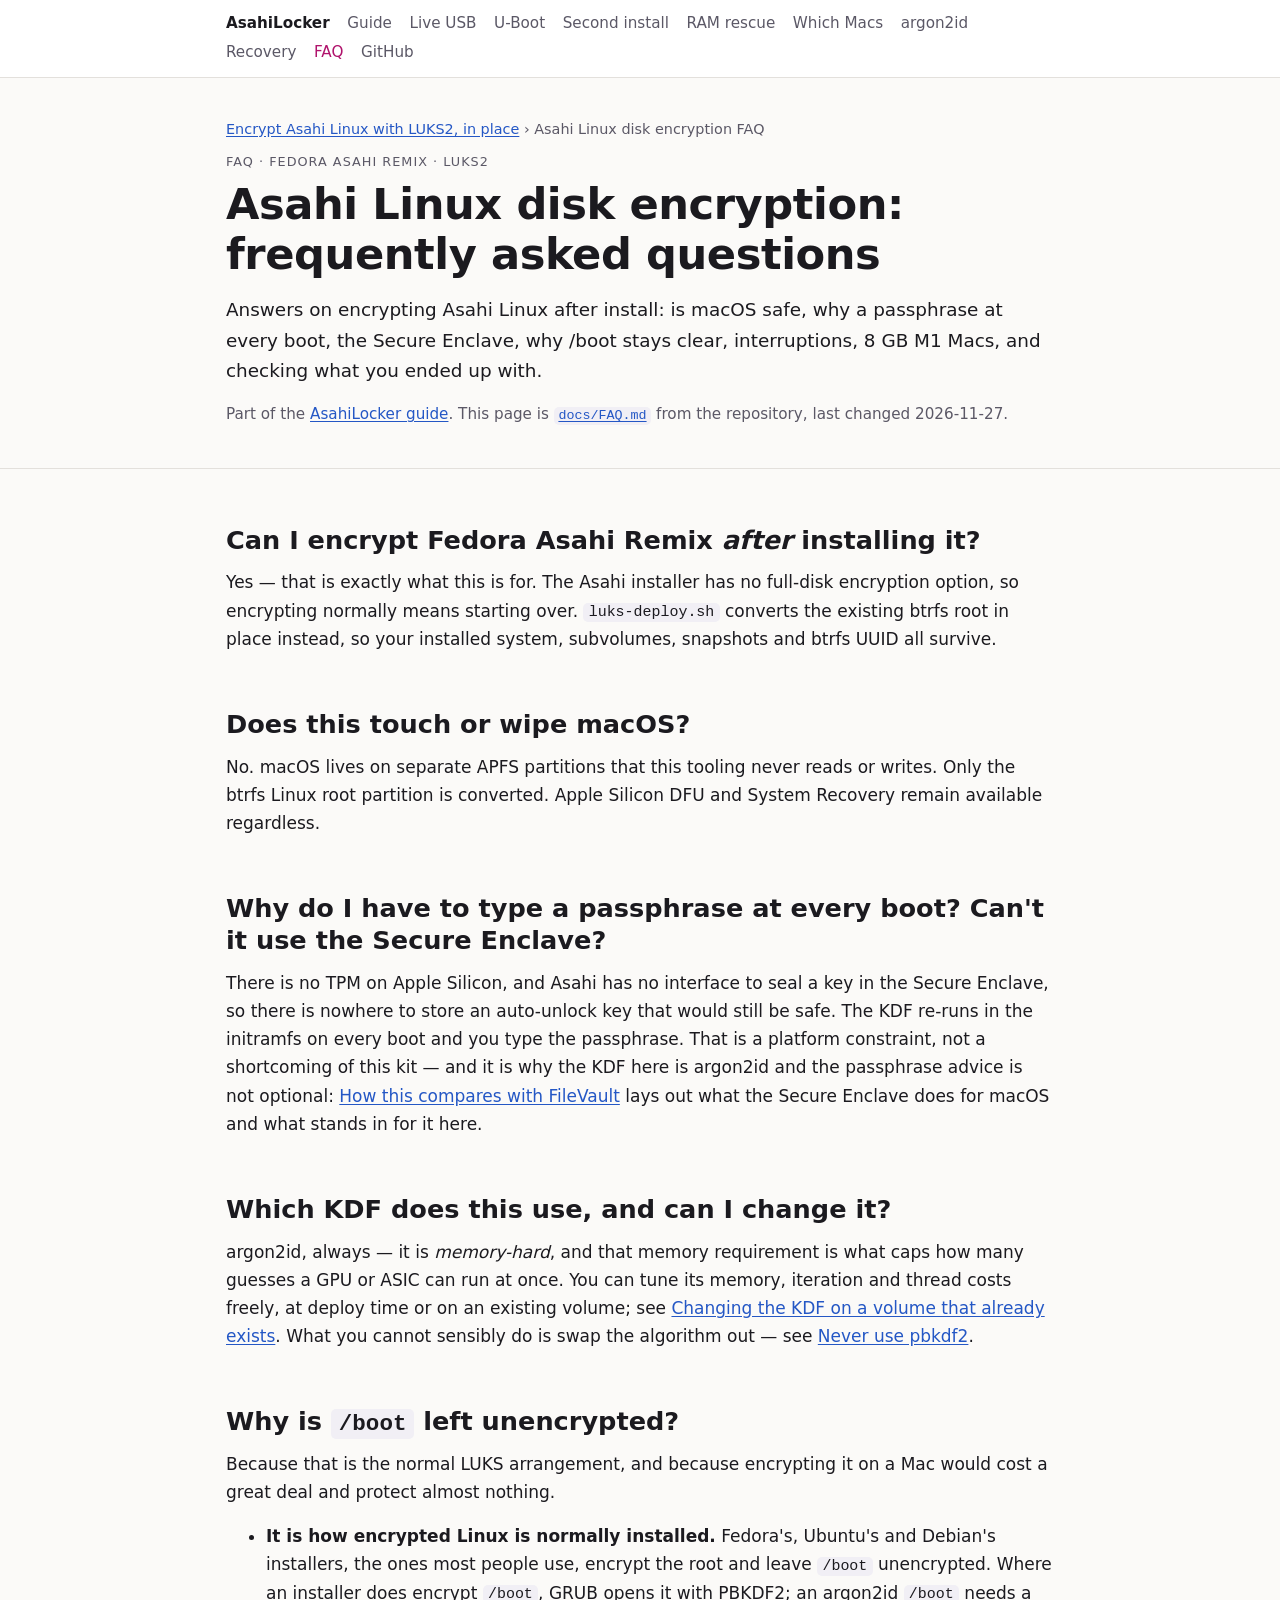
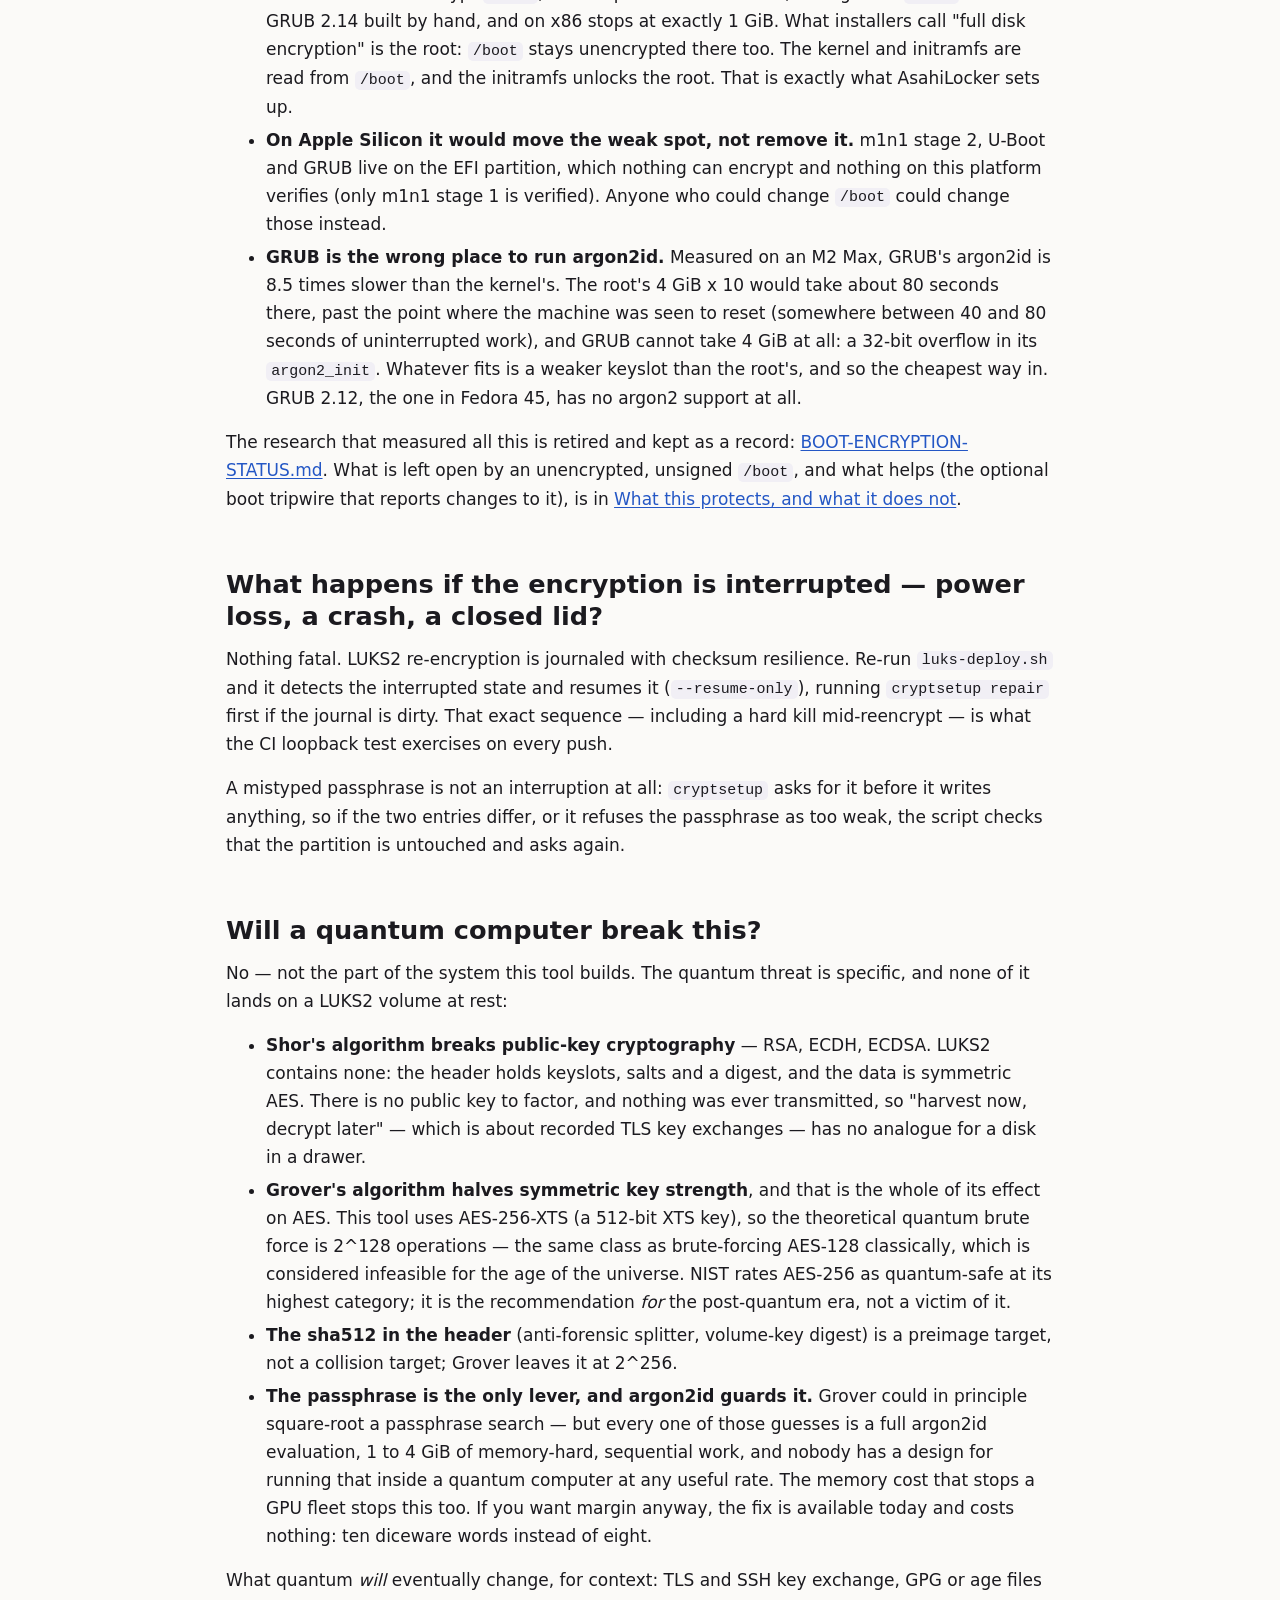
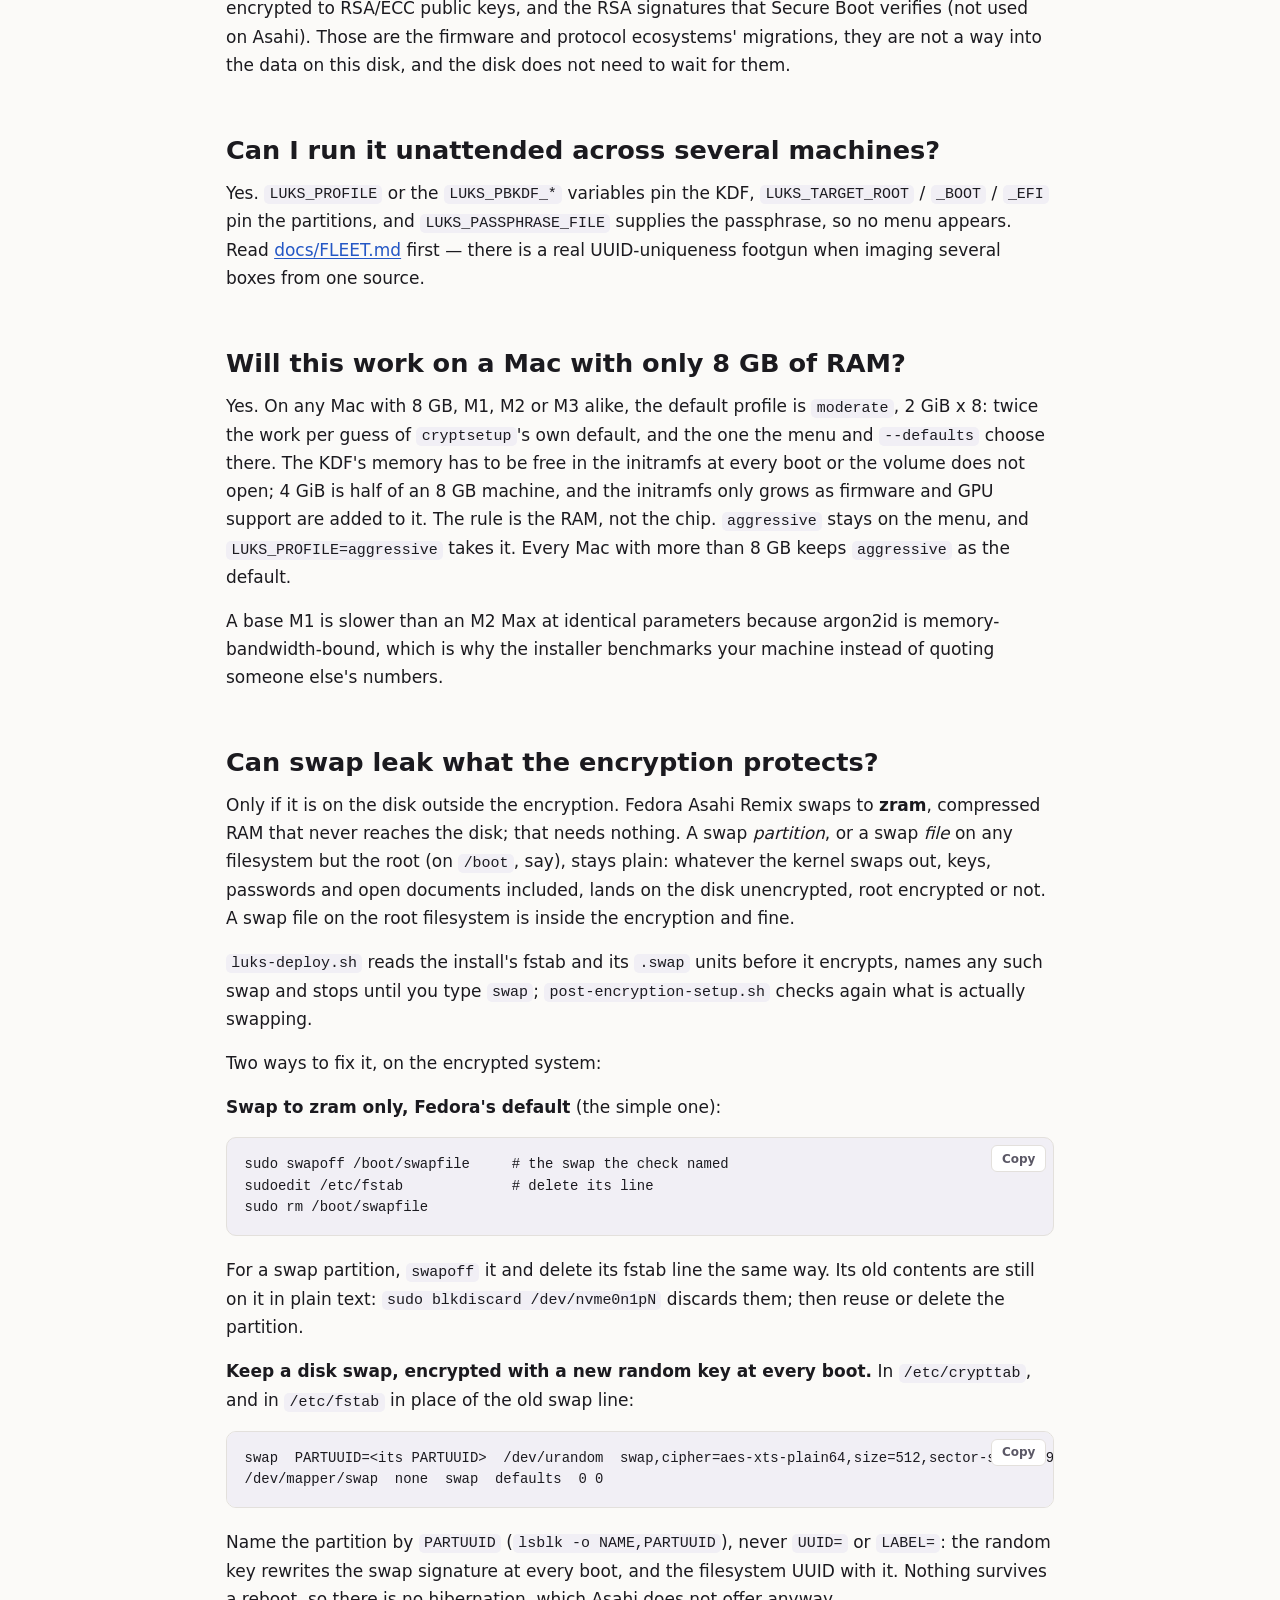
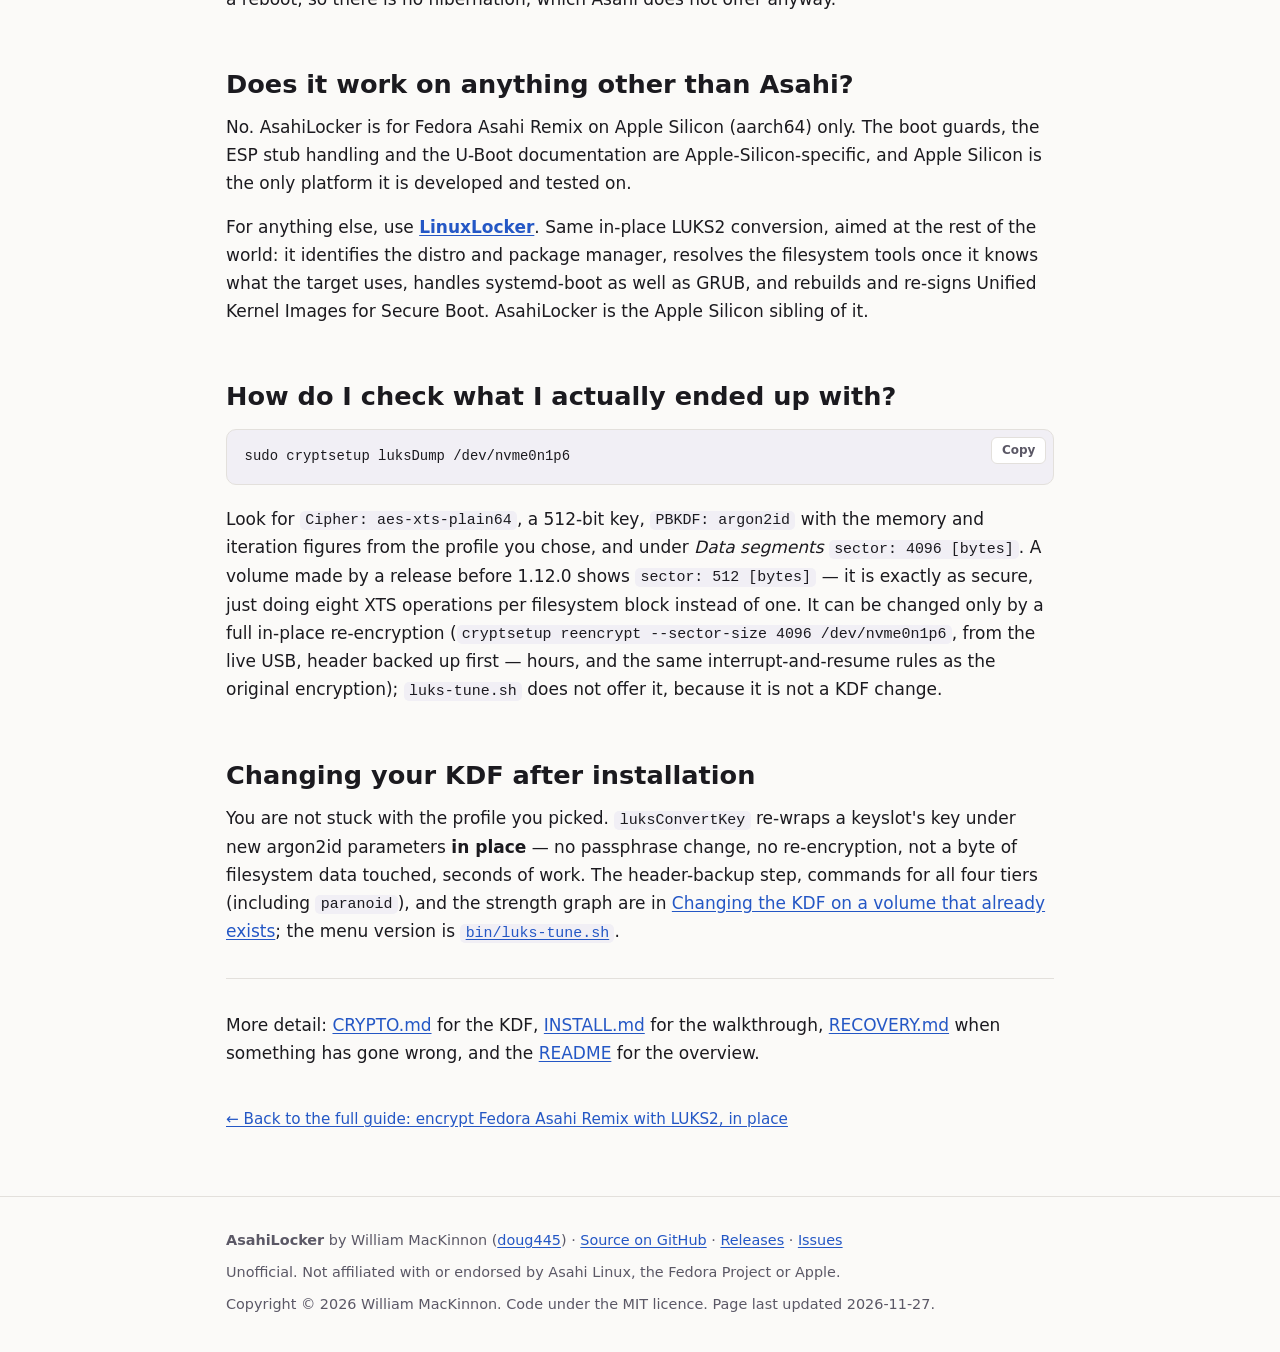
<file: faq/index.html>
<!doctype html>
<html lang="en">
<head>
<meta charset="utf-8">
<meta name="viewport" content="width=device-width, initial-scale=1">
<title>Asahi Linux disk encryption FAQ — AsahiLocker</title>
<meta name="description" content="Answers on encrypting Asahi Linux after install: is macOS safe, why a passphrase at every boot, the Secure Enclave, why /boot stays clear, interruptions, 8 GB M1 Macs, and checking what you ended up with.">
<link rel="canonical" href="https://doug445.github.io/AsahiLocker/faq/">
<meta name="author" content="William MacKinnon">
<meta name="robots" content="index, follow, max-image-preview:large">
<meta name="color-scheme" content="light dark">
<meta name="theme-color" content="#0d0b14">
<link rel="stylesheet" href="../style.css">
<meta property="og:type" content="article">
<meta property="og:site_name" content="AsahiLocker">
<meta property="og:title" content="Asahi Linux disk encryption FAQ — AsahiLocker">
<meta property="og:description" content="Answers on encrypting Asahi Linux after install: is macOS safe, why a passphrase at every boot, the Secure Enclave, why /boot stays clear, interruptions, 8 GB M1 Macs, and checking what you ended up with.">
<meta property="og:url" content="https://doug445.github.io/AsahiLocker/faq/">
<meta property="og:image" content="https://doug445.github.io/AsahiLocker/asahilocker-logo.jpg">
<meta property="og:image:width" content="1280">
<meta property="og:image:height" content="720">
<meta property="article:published_time" content="2026-10-24">
<meta property="article:modified_time" content="2026-11-27">
<meta name="twitter:card" content="summary_large_image">
<script type="application/ld+json">
{
  "@context": "https://schema.org",
  "@graph": [
    {
      "@type": "TechArticle",
      "@id": "https://doug445.github.io/AsahiLocker/faq/#article",
      "headline": "Asahi Linux disk encryption: frequently asked questions",
      "description": "Answers on encrypting Asahi Linux after install: is macOS safe, why a passphrase at every boot, the Secure Enclave, why /boot stays clear, interruptions, 8 GB M1 Macs, and checking what you ended up with.",
      "datePublished": "2026-10-24",
      "dateModified": "2026-11-27",
      "image": "https://doug445.github.io/AsahiLocker/asahilocker-logo.jpg",
      "inLanguage": "en",
      "author": {
        "@id": "https://doug445.github.io/AsahiLocker/#author"
      },
      "publisher": {
        "@id": "https://doug445.github.io/AsahiLocker/#author"
      },
      "about": {
        "@id": "https://doug445.github.io/AsahiLocker/#software"
      },
      "isPartOf": {
        "@id": "https://doug445.github.io/AsahiLocker/#article"
      },
      "mainEntityOfPage": "https://doug445.github.io/AsahiLocker/faq/",
      "proficiencyLevel": "Expert"
    },
    {
      "@type": "BreadcrumbList",
      "@id": "https://doug445.github.io/AsahiLocker/faq/#crumbs",
      "itemListElement": [
        {
          "@type": "ListItem",
          "position": 1,
          "name": "AsahiLocker",
          "item": "https://doug445.github.io/AsahiLocker/"
        },
        {
          "@type": "ListItem",
          "position": 2,
          "name": "Asahi Linux disk encryption FAQ",
          "item": "https://doug445.github.io/AsahiLocker/faq/"
        }
      ]
    }
  ]
}
</script>
  <meta name="msvalidate.01" content="C3102341B9C3AC1DF6AE2EDF29577C95" />
</head>
<body>

<nav class="sitenav" aria-label="AsahiLocker guides">
  <div class="wrap">
    <a class="brand" href="../">AsahiLocker</a>
    <a href="../">Guide</a>
    <a href="../live-usb/">Live USB</a>
    <a href="../u-boot-bootflow/">U-Boot</a>
    <a href="../second-install/">Second install</a>
    <a href="../ram-rescue/">RAM rescue</a>
    <a href="../which-macs/">Which Macs</a>
    <a href="../argon2id/">argon2id</a>
    <a href="../recovery/">Recovery</a>
    <a href="../faq/" aria-current="page">FAQ</a>
    <a href="https://github.com/doug445/AsahiLocker">GitHub</a>
  </div>
</nav>

<header class="hero doc">
  <div class="wrap">
    <p class="crumbs"><a href="../">Encrypt Asahi Linux with LUKS2, in place</a> › Asahi Linux disk encryption FAQ</p>
    <p class="eyebrow">FAQ · Fedora Asahi Remix · LUKS2</p>
    <h1>Asahi Linux disk encryption: frequently asked questions</h1>
    <p class="lede">Answers on encrypting Asahi Linux after install: is macOS safe, why a passphrase at every boot, the Secure Enclave, why /boot stays clear, interruptions, 8 GB M1 Macs, and checking what you ended up with.</p>
    <p class="meta">Part of the <a href="../">AsahiLocker guide</a>. This page is
      <a href="https://github.com/doug445/AsahiLocker/blob/main/docs/FAQ.md"><code>docs/FAQ.md</code></a> from the repository,
      last changed 2026-11-27.</p>
  </div>
</header>

<main class="wrap doc">
<h2 id="can-i-encrypt-fedora-asahi-remix-after-installing-it">Can I encrypt Fedora Asahi Remix <em>after</em> installing it?</h2>
<p>Yes — that is exactly what this is for. The Asahi installer has no full-disk
encryption option, so encrypting normally means starting over. <code>luks-deploy.sh</code>
converts the existing btrfs root in place instead, so your installed system,
subvolumes, snapshots and btrfs UUID all survive.</p>
<h2 id="does-this-touch-or-wipe-macos">Does this touch or wipe macOS?</h2>
<p>No. macOS lives on separate APFS partitions that this tooling never reads or
writes. Only the btrfs Linux root partition is converted. Apple Silicon DFU and
System Recovery remain available regardless.</p>
<h2 id="why-do-i-have-to-type-a-passphrase-at-every-boot-cant-it-use-the-secure-enclave">Why do I have to type a passphrase at every boot? Can't it use the Secure Enclave?</h2>
<p>There is no TPM on Apple Silicon, and Asahi has no interface to seal a key in the
Secure Enclave, so there is nowhere to store an auto-unlock key that would still
be safe. The KDF re-runs in the initramfs on every boot and you type the
passphrase. That is a platform constraint, not a shortcoming of this kit — and
it is why the KDF here is argon2id and the passphrase advice is not optional:
<a href="../argon2id/#how-this-compares-with-filevault--the-kdf-macos-gives-the-same-disk">How this compares with FileVault</a>
lays out what the Secure Enclave does for macOS and what stands in for it here.</p>
<h2 id="which-kdf-does-this-use-and-can-i-change-it">Which KDF does this use, and can I change it?</h2>
<p>argon2id, always — it is <em>memory-hard</em>, and that memory requirement is what caps
how many guesses a GPU or ASIC can run at once. You can tune its memory,
iteration and thread costs freely, at deploy time or on an existing volume; see
<a href="../argon2id/#changing-the-kdf-on-a-volume-that-already-exists">Changing the KDF on a volume that already exists</a>.
What you cannot sensibly do is swap the algorithm out — see
<a href="../argon2id/#never-use-pbkdf2">Never use pbkdf2</a>.</p>
<h2 id="why-is-boot-left-unencrypted">Why is <code>/boot</code> left unencrypted?</h2>
<p>Because that is the normal LUKS arrangement, and because encrypting it on a
Mac would cost a great deal and protect almost nothing.</p>
<ul>
<li>
<strong>It is how encrypted Linux is normally installed.</strong> Fedora's, Ubuntu's and
Debian's installers, the ones most people use, encrypt the root and leave
<code>/boot</code> unencrypted. Where an installer does encrypt <code>/boot</code>, GRUB opens it
with PBKDF2; an argon2id <code>/boot</code> needs a GRUB 2.14 built by hand, and on x86
stops at exactly 1 GiB. What installers call "full disk encryption" is the
root: <code>/boot</code> stays unencrypted there too. The kernel and initramfs are read from
<code>/boot</code>, and the initramfs unlocks the root. That is exactly what AsahiLocker
sets up.</li>
<li>
<strong>On Apple Silicon it would move the weak spot, not remove it.</strong> m1n1
stage 2, U-Boot and GRUB live on the EFI partition, which nothing can
encrypt and nothing on this platform verifies (only m1n1 stage 1 is
verified). Anyone who could change <code>/boot</code> could change those instead.</li>
<li>
<strong>GRUB is the wrong place to run argon2id.</strong> Measured on an M2 Max, GRUB's
argon2id is 8.5 times slower than the kernel's. The root's 4 GiB x 10 would
take about 80 seconds there, past the point where the machine was seen to
reset (somewhere between 40 and 80 seconds of uninterrupted work), and GRUB
cannot take 4 GiB at all: a 32-bit overflow in its <code>argon2_init</code>. Whatever
fits is a weaker keyslot than the root's, and so the cheapest way in.
GRUB 2.12, the one in Fedora 45, has no argon2 support at all.</li>
</ul>
<p>The research that measured all this is retired and kept as a record:
<a href="https://github.com/doug445/AsahiLocker/blob/main/docs/BOOT-ENCRYPTION-STATUS.md">BOOT-ENCRYPTION-STATUS.md</a>. What is left open by
an unencrypted, unsigned <code>/boot</code>, and what helps (the optional boot tripwire
that reports changes to it), is in
<a href="https://github.com/doug445/AsahiLocker/blob/main/README.md#what-this-protects-and-what-it-does-not">What this protects, and what it does not</a>.</p>
<h2 id="what-happens-if-the-encryption-is-interrupted--power-loss-a-crash-a-closed-lid">What happens if the encryption is interrupted — power loss, a crash, a closed lid?</h2>
<p>Nothing fatal. LUKS2 re-encryption is journaled with checksum resilience. Re-run
<code>luks-deploy.sh</code> and it detects the interrupted state and resumes it
(<code>--resume-only</code>), running <code>cryptsetup repair</code> first if the journal is dirty.
That exact sequence — including a hard kill mid-reencrypt — is what the CI
loopback test exercises on every push.</p>
<p>A mistyped passphrase is not an interruption at all: <code>cryptsetup</code> asks for it
before it writes anything, so if the two entries differ, or it refuses the
passphrase as too weak, the script checks that the partition is untouched and
asks again.</p>
<h2 id="will-a-quantum-computer-break-this">Will a quantum computer break this?</h2>
<p>No — not the part of the system this tool builds. The quantum threat is
specific, and none of it lands on a LUKS2 volume at rest:</p>
<ul>
<li>
<strong>Shor's algorithm breaks public-key cryptography</strong> — RSA, ECDH, ECDSA. LUKS2
contains none: the header holds keyslots, salts and a digest, and the data
is symmetric AES. There is no public key to factor, and nothing was ever
transmitted, so "harvest now, decrypt later" — which is about recorded TLS
key exchanges — has no analogue for a disk in a drawer.</li>
<li>
<strong>Grover's algorithm halves symmetric key strength</strong>, and that is the whole of
its effect on AES. This tool uses AES-256-XTS (a 512-bit XTS key), so the
theoretical quantum brute force is 2^128 operations — the same class as
brute-forcing AES-128 classically, which is considered infeasible for the
age of the universe. NIST rates AES-256 as quantum-safe at its highest
category; it is the recommendation <em>for</em> the post-quantum era, not a victim
of it.</li>
<li>
<strong>The sha512 in the header</strong> (anti-forensic splitter, volume-key digest) is a
preimage target, not a collision target; Grover leaves it at 2^256.</li>
<li>
<strong>The passphrase is the only lever, and argon2id guards it.</strong> Grover could in
principle square-root a passphrase search — but every one of those guesses
is a full argon2id evaluation, 1 to 4 GiB of memory-hard, sequential work,
and nobody has a design for running that inside a quantum computer at any
useful rate. The memory cost that stops a GPU fleet stops this too. If you
want margin anyway, the fix is available today and costs nothing: ten
diceware words instead of eight.</li>
</ul>
<p>What quantum <em>will</em> eventually change, for context: TLS and SSH key exchange,
GPG or age files encrypted to RSA/ECC public keys, and the RSA signatures that
Secure Boot verifies (not used on Asahi). Those are the
firmware and protocol ecosystems' migrations, they are not a way into the data
on this disk, and the disk does not need to wait for them.</p>
<h2 id="can-i-run-it-unattended-across-several-machines">Can I run it unattended across several machines?</h2>
<p>Yes. <code>LUKS_PROFILE</code> or the <code>LUKS_PBKDF_*</code> variables pin the KDF,
<code>LUKS_TARGET_ROOT</code> / <code>_BOOT</code> / <code>_EFI</code> pin the partitions, and
<code>LUKS_PASSPHRASE_FILE</code> supplies the passphrase, so no menu appears. Read
<a href="https://github.com/doug445/AsahiLocker/blob/main/docs/FLEET.md">docs/FLEET.md</a> first — there is a real UUID-uniqueness footgun
when imaging several boxes from one source.</p>
<h2 id="will-this-work-on-a-mac-with-only-8-gb-of-ram">Will this work on a Mac with only 8 GB of RAM?</h2>
<p>Yes. On any Mac with 8 GB, M1, M2 or M3 alike, the default profile is
<code>moderate</code>, 2 GiB x 8: twice the work per guess of <code>cryptsetup</code>'s own default,
and the one the menu and <code>--defaults</code> choose there. The KDF's memory has to be
free in the initramfs at every boot or the volume does not open; 4 GiB is half
of an 8 GB machine, and the initramfs only grows as firmware and GPU support are
added to it. The rule is the RAM, not the chip. <code>aggressive</code> stays on the menu,
and <code>LUKS_PROFILE=aggressive</code> takes it. Every Mac with more than 8 GB keeps
<code>aggressive</code> as the default.</p>
<p>A base M1 is slower than an M2 Max at identical parameters because argon2id is
memory-bandwidth-bound, which is why the installer benchmarks your machine
instead of quoting someone else's numbers.</p>
<h2 id="can-swap-leak-what-the-encryption-protects">Can swap leak what the encryption protects?</h2>
<p>Only if it is on the disk outside the encryption. Fedora Asahi Remix swaps to
<strong>zram</strong>, compressed RAM that never reaches the disk; that needs nothing. A
swap <em>partition</em>, or a swap <em>file</em> on any filesystem but the root (on <code>/boot</code>,
say), stays plain: whatever the kernel swaps out, keys, passwords and open
documents included, lands on the disk unencrypted, root encrypted or not. A
swap file on the root filesystem is inside the encryption and fine.</p>
<p><code>luks-deploy.sh</code> reads the install's fstab and its <code>.swap</code> units before it
encrypts, names any such swap and stops until you type <code>swap</code>;
<code>post-encryption-setup.sh</code> checks again what is actually swapping.</p>
<p>Two ways to fix it, on the encrypted system:</p>
<p><strong>Swap to zram only, Fedora's default</strong> (the simple one):</p>
<div class="codeblock"><pre><code>sudo swapoff /boot/swapfile     <span class="pl-c"><span class="pl-c">#</span> the swap the check named</span>
sudoedit /etc/fstab             <span class="pl-c"><span class="pl-c">#</span> delete its line</span>
sudo rm /boot/swapfile</code></pre></div>
<p>For a swap partition, <code>swapoff</code> it and delete its fstab line the same way. Its
old contents are still on it in plain text: <code>sudo blkdiscard /dev/nvme0n1pN</code>
discards them; then reuse or delete the partition.</p>
<p><strong>Keep a disk swap, encrypted with a new random key at every boot.</strong> In
<code>/etc/crypttab</code>, and in <code>/etc/fstab</code> in place of the old swap line:</p>
<div class="codeblock"><pre><code>swap  PARTUUID=&lt;its PARTUUID&gt;  /dev/urandom  swap,cipher=aes-xts-plain64,size=512,sector-size=4096
/dev/mapper/swap  none  swap  defaults  0 0
</code></pre></div>
<p>Name the partition by <code>PARTUUID</code> (<code>lsblk -o NAME,PARTUUID</code>), never <code>UUID=</code> or
<code>LABEL=</code>: the random key rewrites the swap signature at every boot, and the
filesystem UUID with it. Nothing survives a reboot, so there is no hibernation,
which Asahi does not offer anyway.</p>
<h2 id="does-it-work-on-anything-other-than-asahi">Does it work on anything other than Asahi?</h2>
<p>No. AsahiLocker is for Fedora Asahi Remix on Apple Silicon (aarch64) only. The
boot guards, the ESP stub handling and the U-Boot documentation are
Apple-Silicon-specific, and Apple Silicon is the only platform it is developed
and tested on.</p>
<p>For anything else, use <strong><a href="https://github.com/doug445/LinuxLocker">LinuxLocker</a></strong>.
Same in-place LUKS2 conversion, aimed at the rest of the world: it identifies
the distro and package manager, resolves the filesystem tools once it knows
what the target uses, handles systemd-boot as well as GRUB, and rebuilds and
re-signs Unified Kernel Images for Secure Boot. AsahiLocker is the Apple
Silicon sibling of it.</p>
<h2 id="how-do-i-check-what-i-actually-ended-up-with">How do I check what I actually ended up with?</h2>
<div class="codeblock"><pre><code>sudo cryptsetup luksDump /dev/nvme0n1p6</code></pre></div>
<p>Look for <code>Cipher: aes-xts-plain64</code>, a 512-bit key, <code>PBKDF: argon2id</code> with
the memory and iteration figures from the profile you chose, and under
<em>Data segments</em> <code>sector: 4096 [bytes]</code>. A volume made by a release before
1.12.0 shows <code>sector: 512 [bytes]</code> — it is exactly as secure, just doing eight
XTS operations per filesystem block instead of one. It can be changed only by
a full in-place re-encryption (<code>cryptsetup reencrypt --sector-size 4096 /dev/nvme0n1p6</code>, from the live USB, header backed up first — hours, and the
same interrupt-and-resume rules as the original encryption); <code>luks-tune.sh</code>
does not offer it, because it is not a KDF change.</p>
<h2 id="changing-your-kdf-after-installation">Changing your KDF after installation</h2>
<p>You are not stuck with the profile you picked. <code>luksConvertKey</code> re-wraps a
keyslot's key under new argon2id parameters <strong>in place</strong> — no passphrase
change, no re-encryption, not a byte of filesystem data touched, seconds of
work. The header-backup step, commands for all four tiers (including
<code>paranoid</code>), and the strength graph are in
<a href="../argon2id/#changing-the-kdf-on-a-volume-that-already-exists">Changing the KDF on a volume that already exists</a>;
the menu version is <a href="https://github.com/doug445/AsahiLocker/blob/main/bin/luks-tune.sh"><code>bin/luks-tune.sh</code></a>.</p>
<hr>
<p>More detail: <a href="../argon2id/">CRYPTO.md</a> for the KDF, <a href="https://github.com/doug445/AsahiLocker/blob/main/docs/INSTALL.md">INSTALL.md</a> for
the walkthrough, <a href="../recovery/">RECOVERY.md</a> when something has gone wrong, and
the <a href="https://github.com/doug445/AsahiLocker/blob/main/README.md">README</a> for the overview.</p>

<p class="backlink"><a href="../">← Back to the full guide: encrypt Fedora Asahi Remix with LUKS2, in place</a></p>
</main>

<footer>
  <div class="wrap">
    <p><strong>AsahiLocker</strong> by William MacKinnon
      (<a href="https://doug445.github.io/">doug445</a>) ·
      <a href="https://github.com/doug445/AsahiLocker">Source on GitHub</a> ·
      <a href="https://github.com/doug445/AsahiLocker/releases">Releases</a> ·
      <a href="https://github.com/doug445/AsahiLocker/issues">Issues</a></p>
    <p>Unofficial. Not affiliated with or endorsed by Asahi Linux, the Fedora Project or Apple.</p>
    <p>Copyright © 2026 William MacKinnon. Code under the MIT licence. Page last updated 2026-11-27.</p>
  </div>
</footer>

<script>
document.querySelectorAll('.codeblock').forEach(function (block) {
  var btn = document.createElement('button');
  btn.className = 'copy'; btn.type = 'button'; btn.textContent = 'Copy';
  btn.addEventListener('click', function () {
    var text = block.querySelector('code').innerText;
    navigator.clipboard.writeText(text).then(function () {
      btn.textContent = 'Copied'; setTimeout(function () { btn.textContent = 'Copy'; }, 1500);
    }).catch(function () { btn.textContent = 'Select + copy'; });
  });
  block.appendChild(btn);
});
</script>
</body>
</html>
</file>
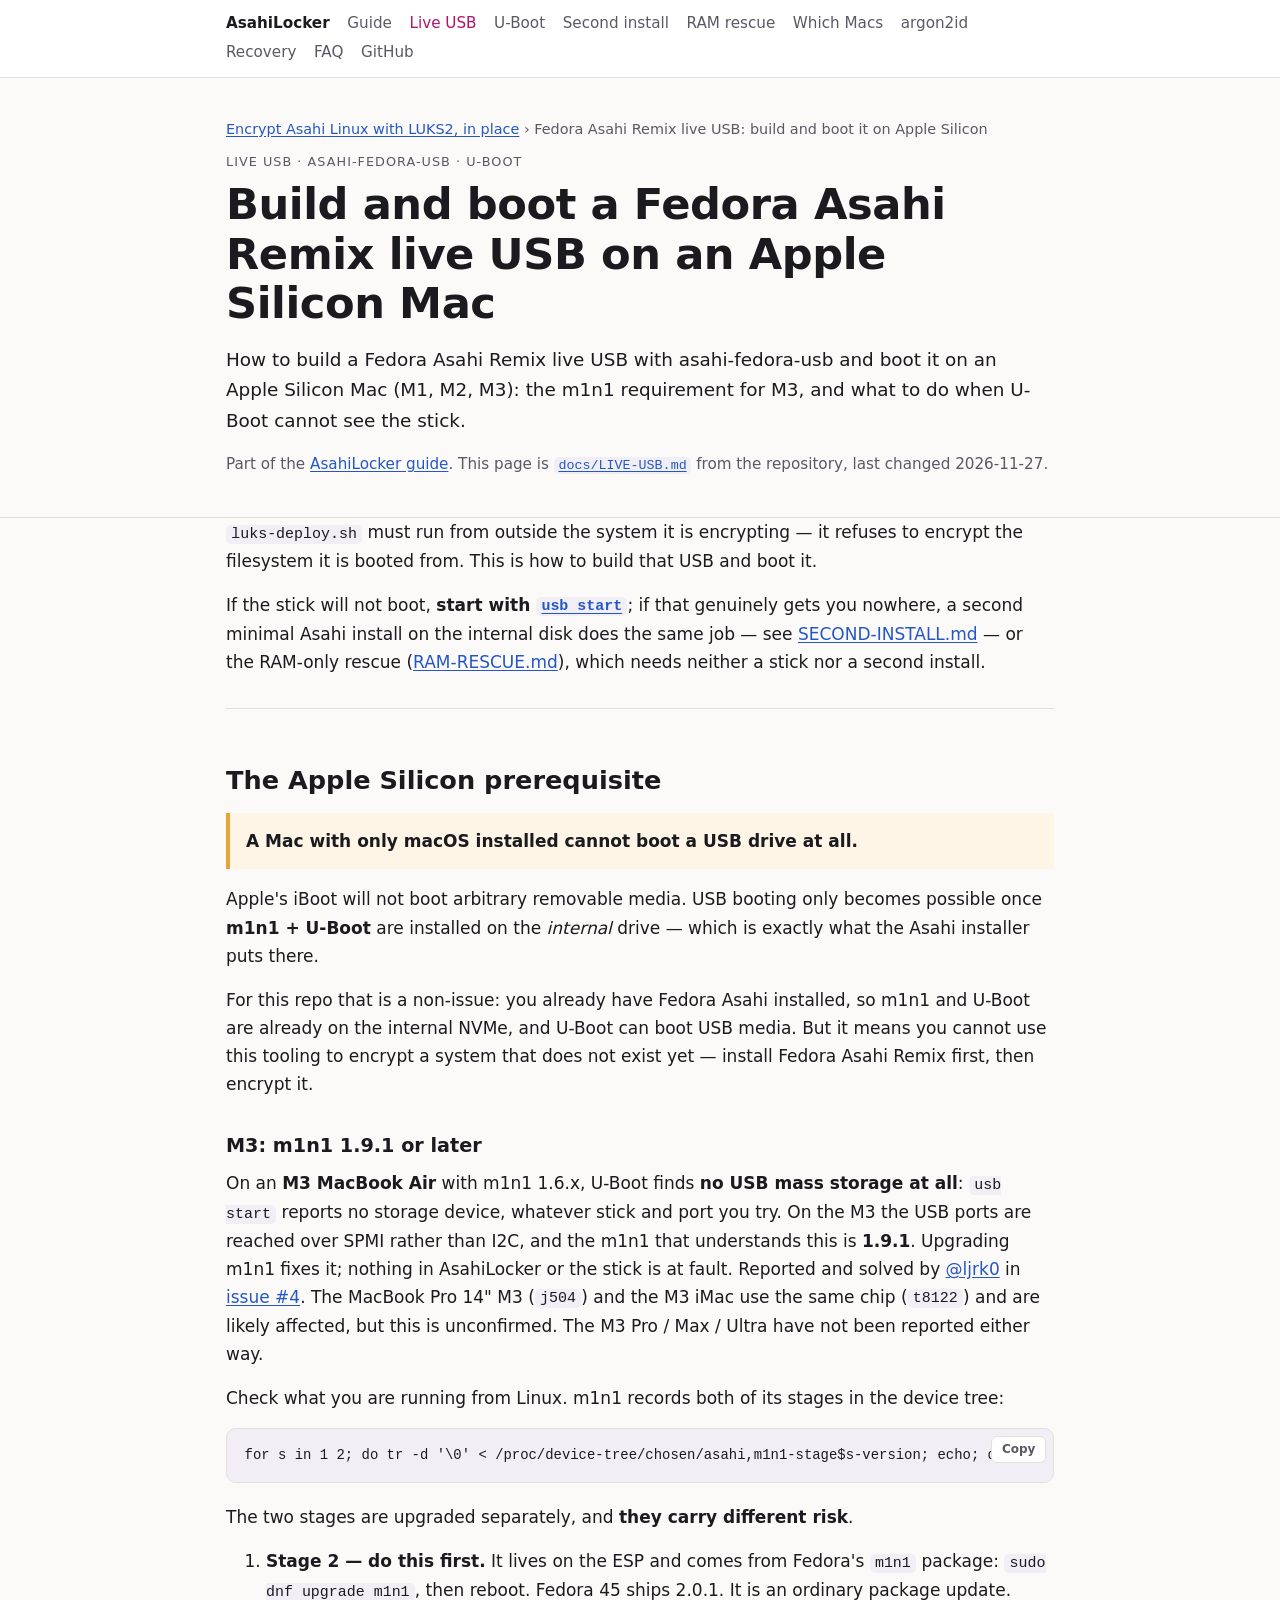
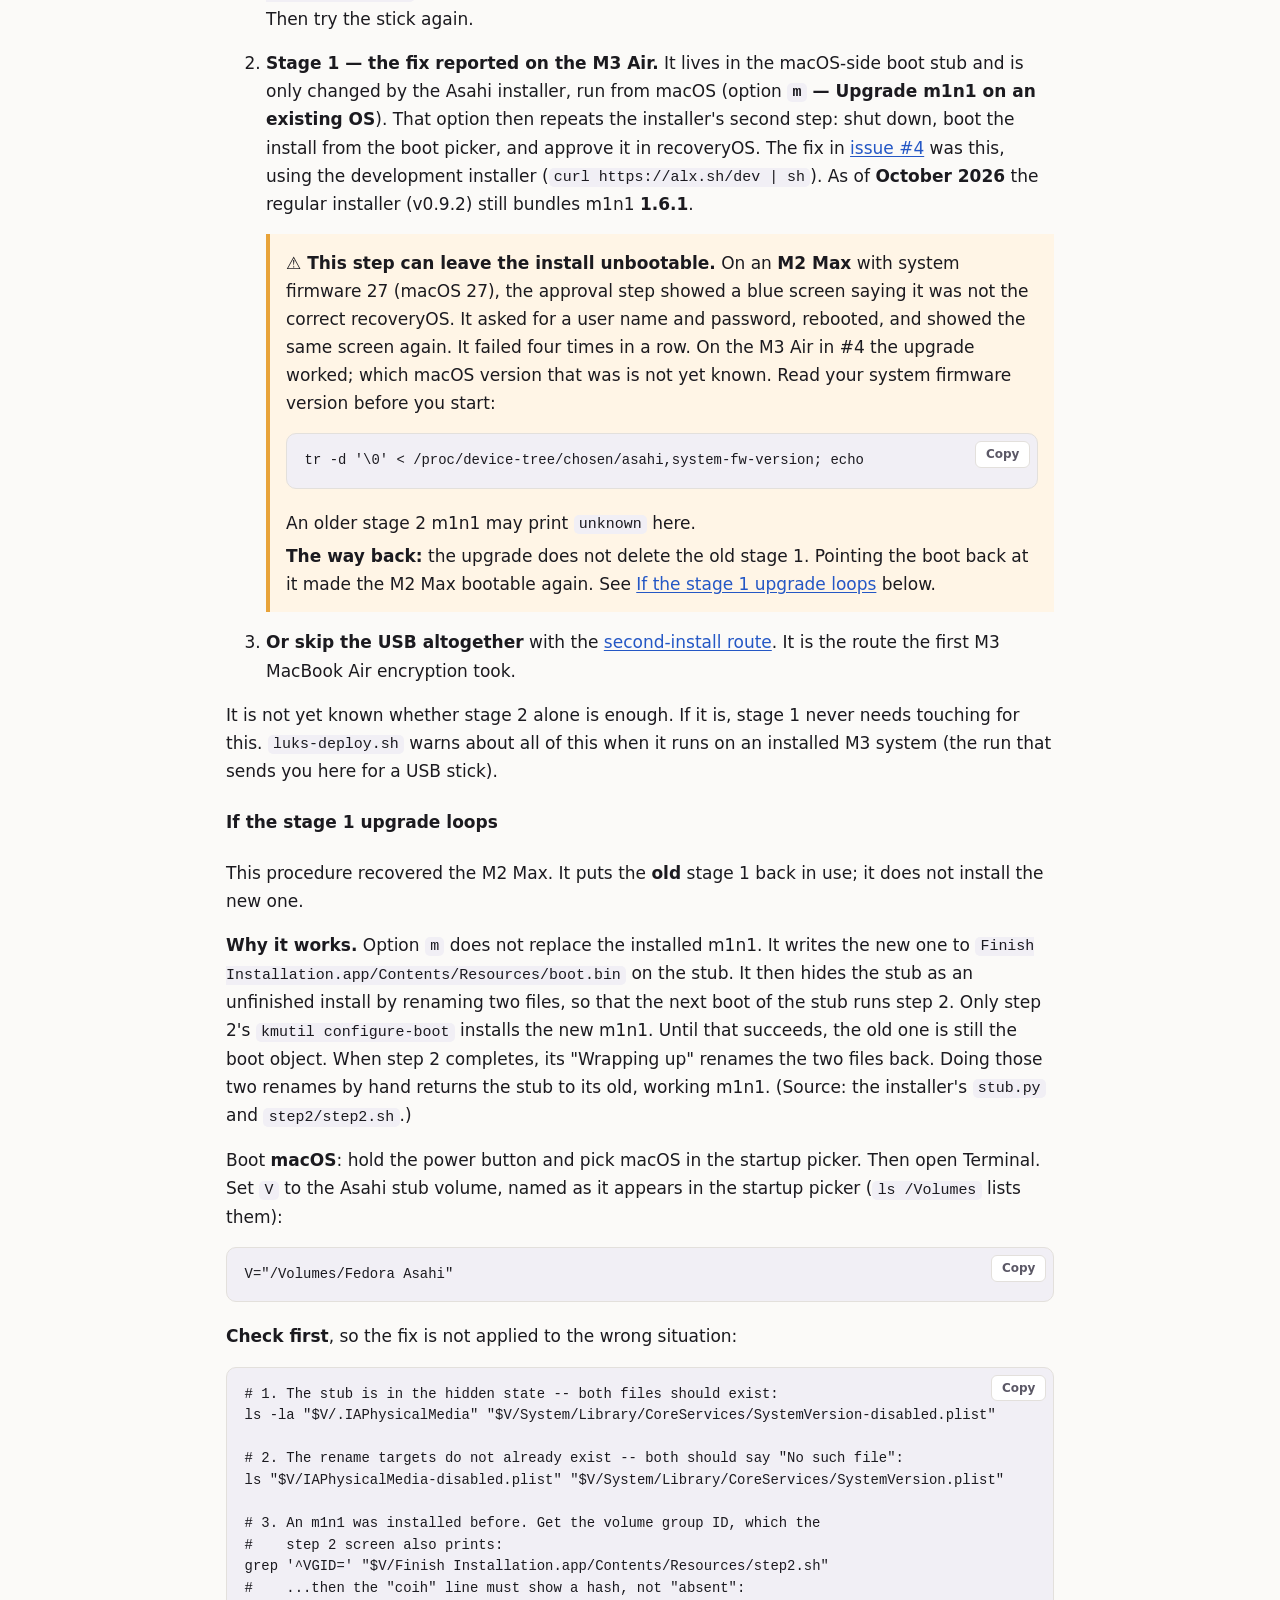
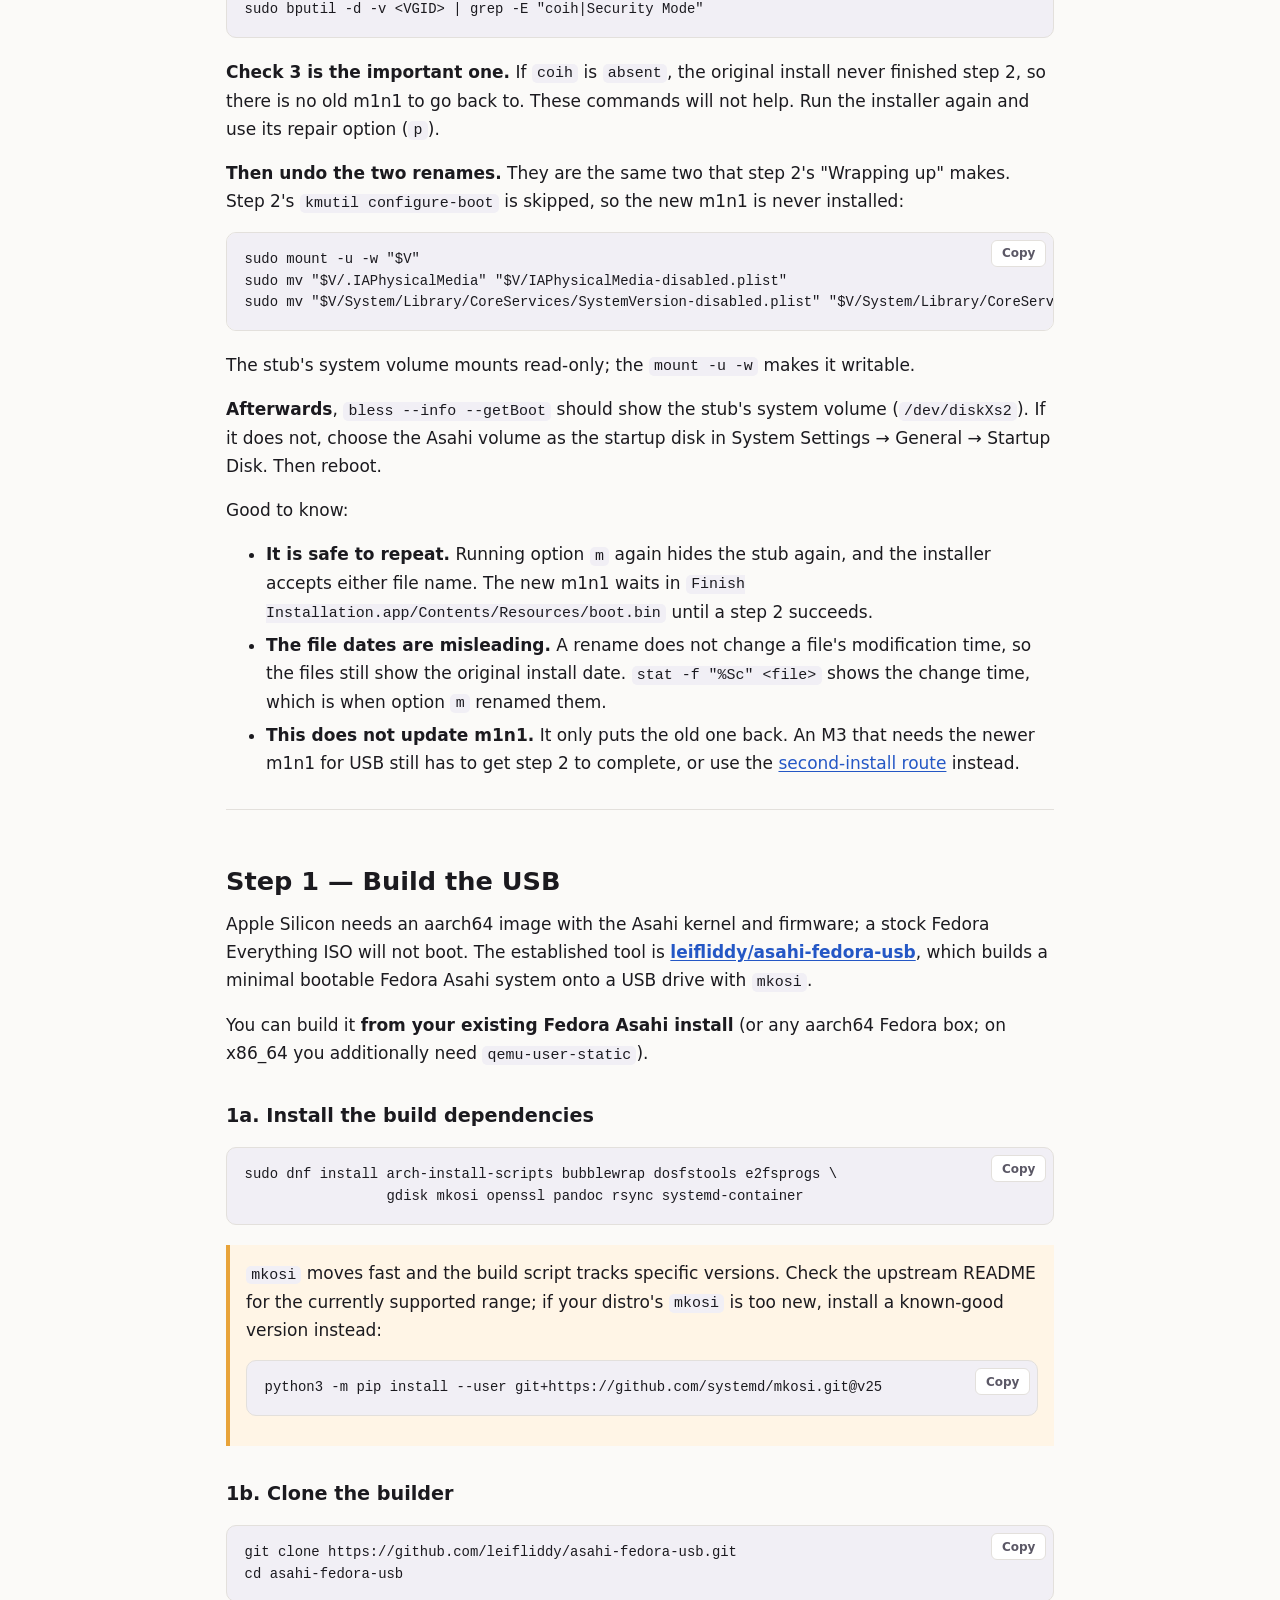
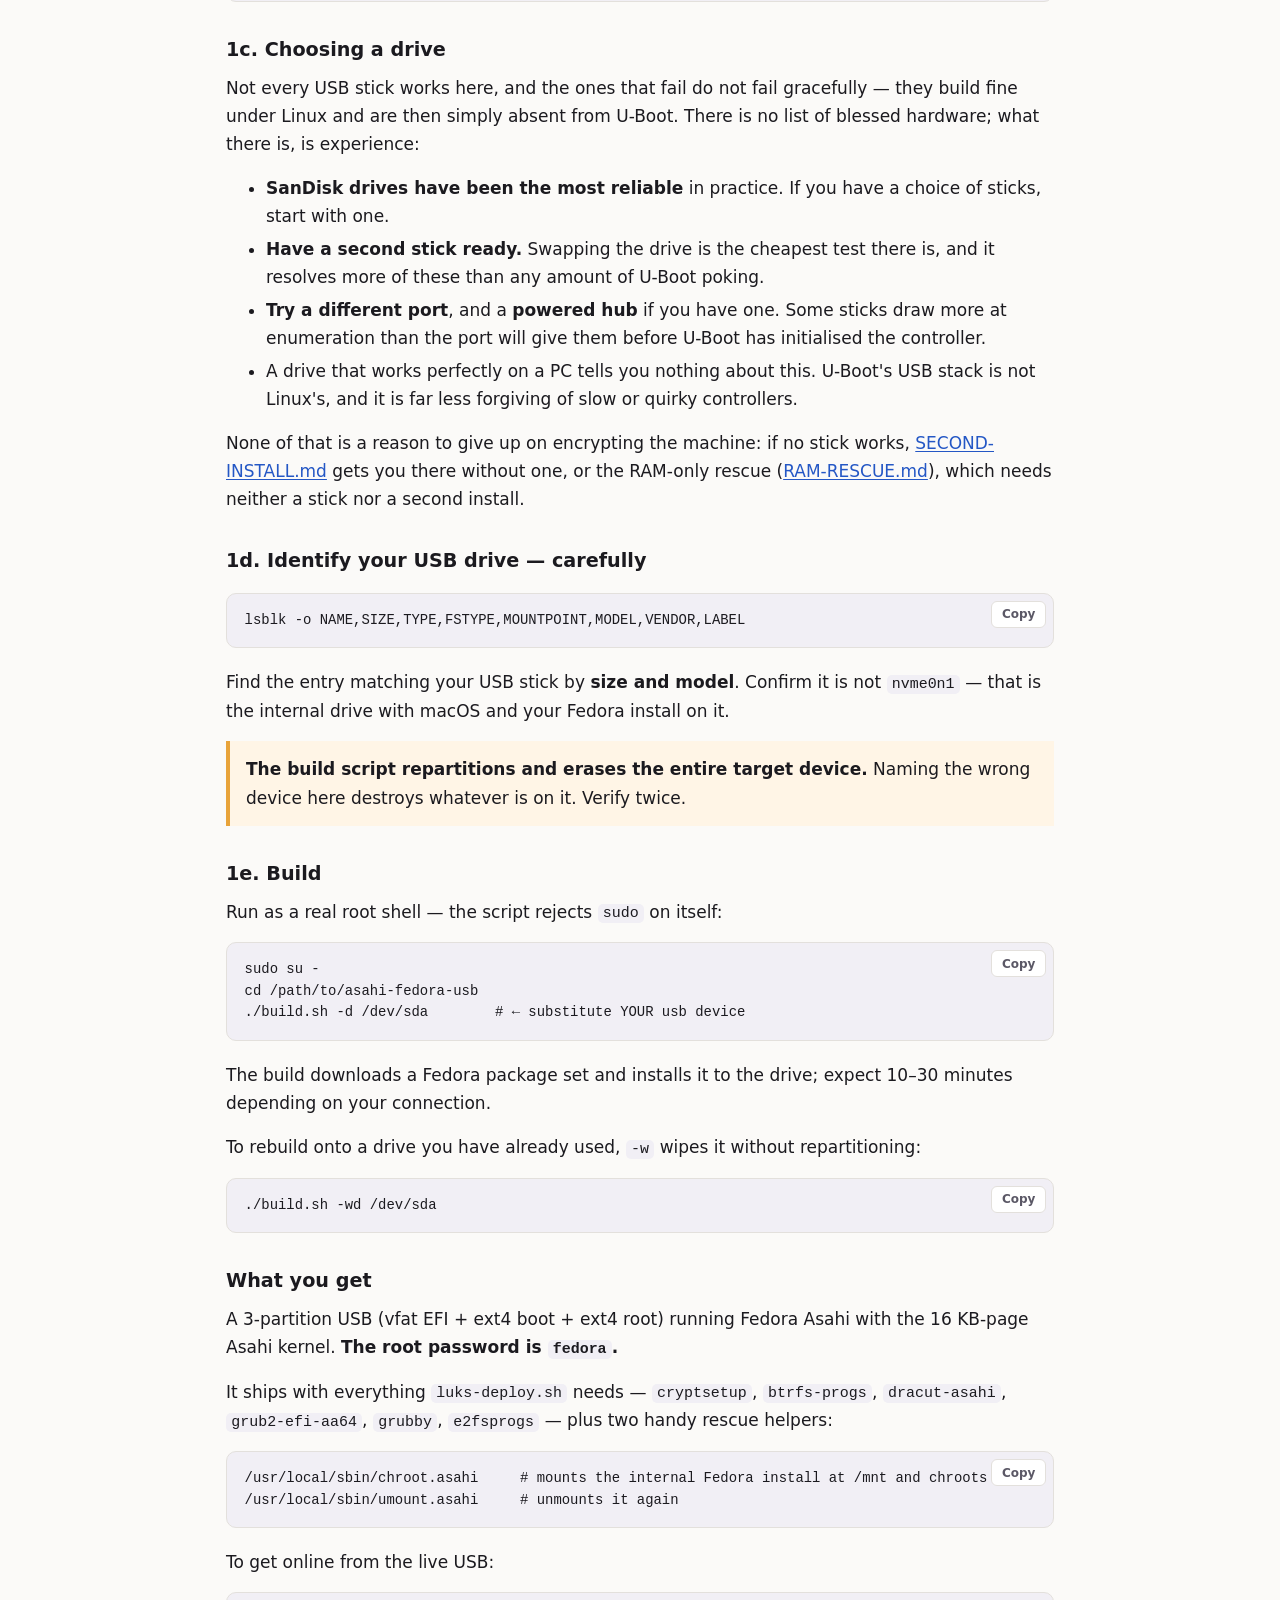
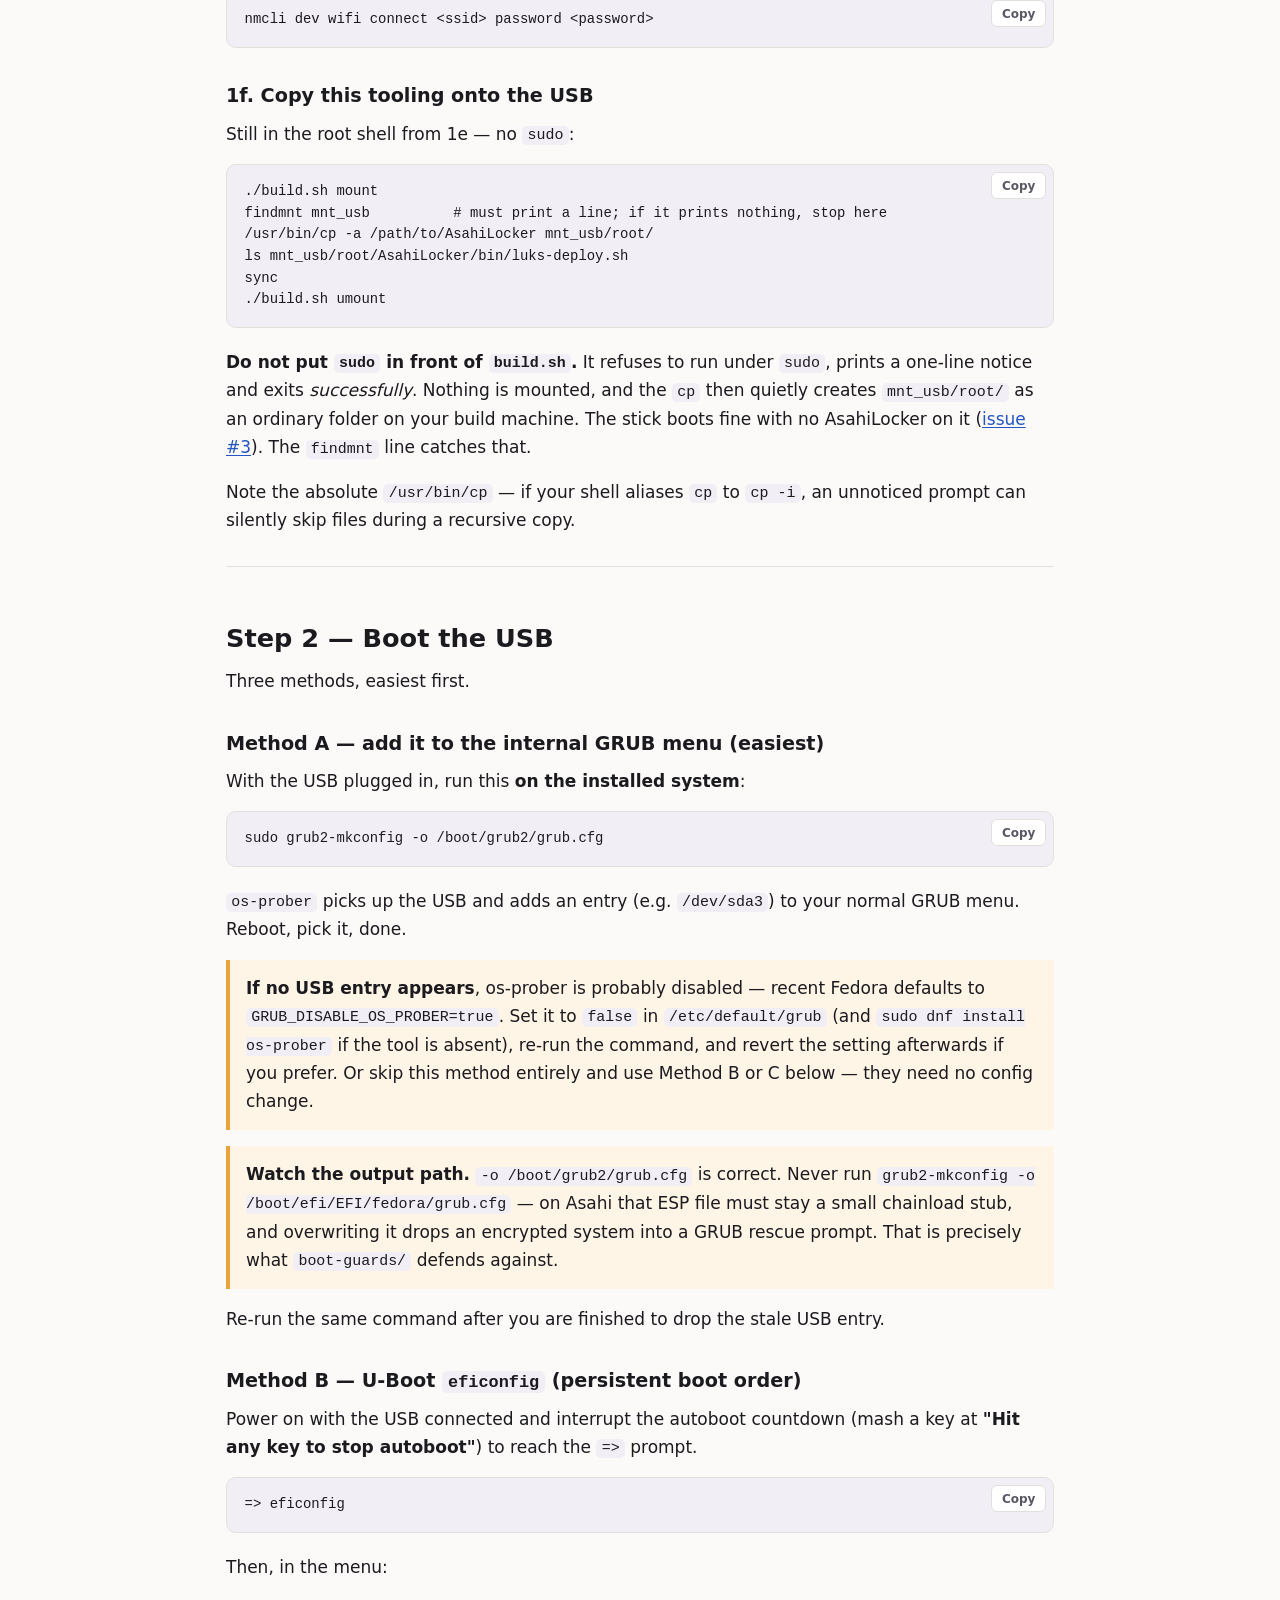
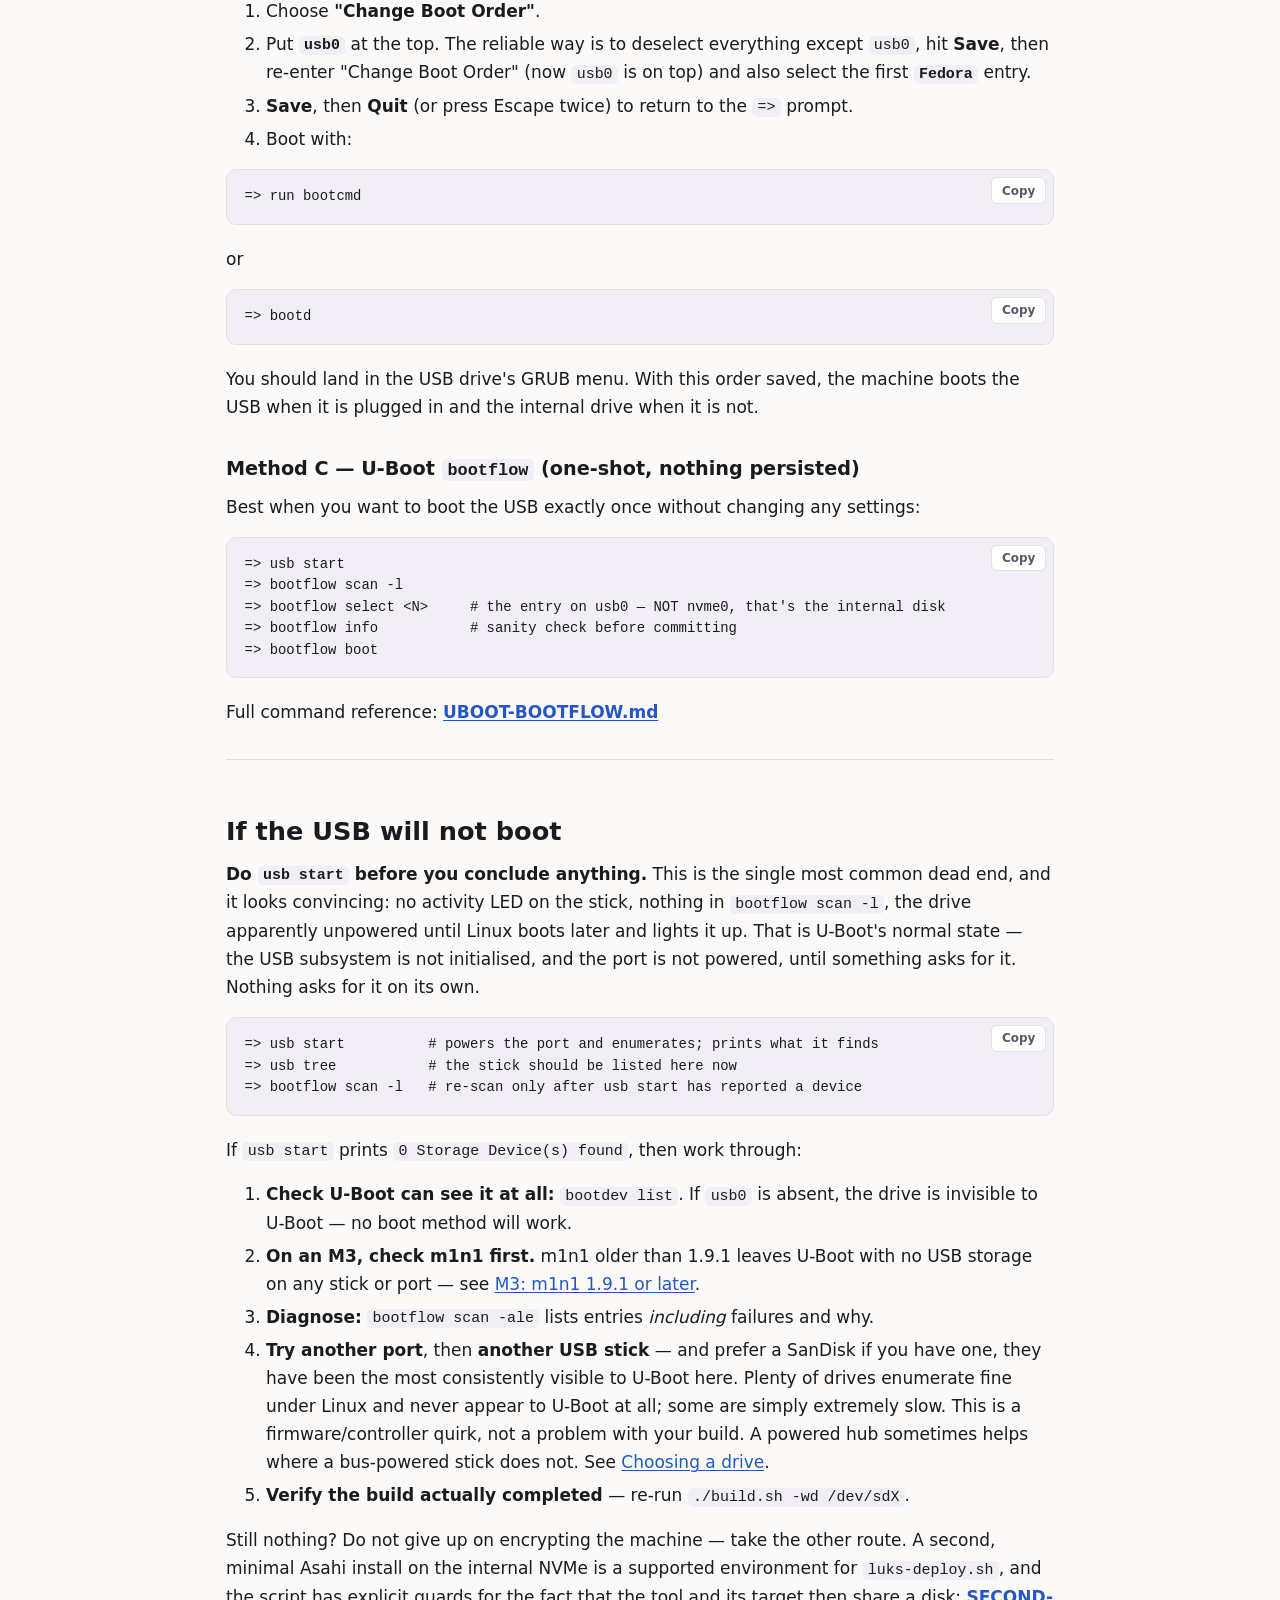
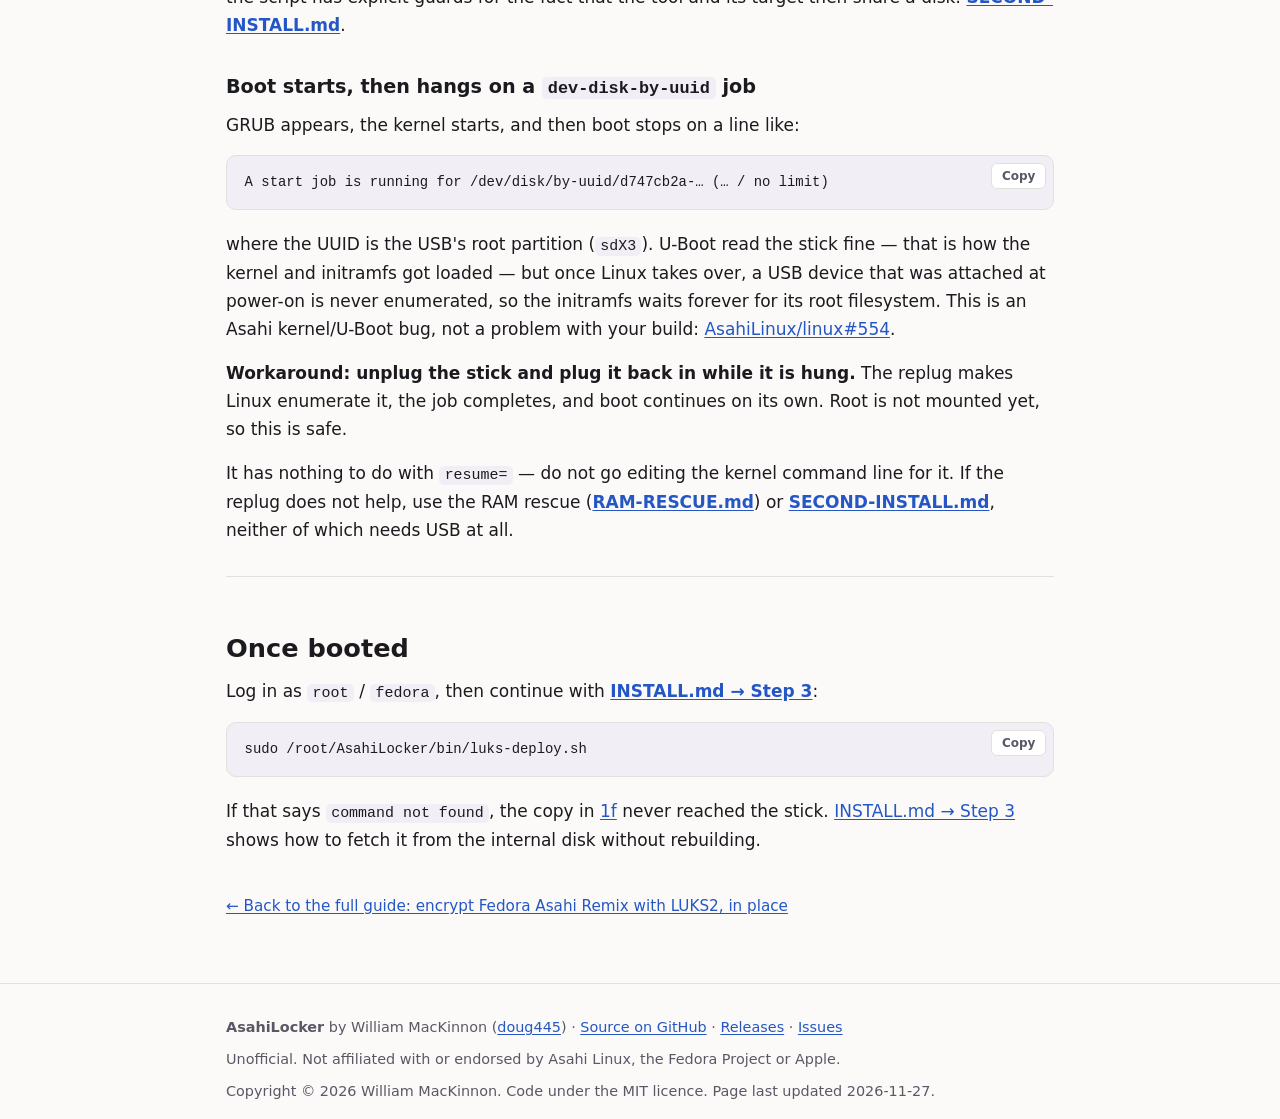
<file: live-usb/index.html>
<!doctype html>
<html lang="en">
<head>
<meta charset="utf-8">
<meta name="viewport" content="width=device-width, initial-scale=1">
<title>Fedora Asahi Remix live USB: build and boot it on Apple Silicon — AsahiLocker</title>
<meta name="description" content="How to build a Fedora Asahi Remix live USB with asahi-fedora-usb and boot it on an Apple Silicon Mac (M1, M2, M3): the m1n1 requirement for M3, and what to do when U-Boot cannot see the stick.">
<link rel="canonical" href="https://doug445.github.io/AsahiLocker/live-usb/">
<meta name="author" content="William MacKinnon">
<meta name="robots" content="index, follow, max-image-preview:large">
<meta name="color-scheme" content="light dark">
<meta name="theme-color" content="#0d0b14">
<link rel="stylesheet" href="../style.css">
<meta property="og:type" content="article">
<meta property="og:site_name" content="AsahiLocker">
<meta property="og:title" content="Fedora Asahi Remix live USB: build and boot it on Apple Silicon — AsahiLocker">
<meta property="og:description" content="How to build a Fedora Asahi Remix live USB with asahi-fedora-usb and boot it on an Apple Silicon Mac (M1, M2, M3): the m1n1 requirement for M3, and what to do when U-Boot cannot see the stick.">
<meta property="og:url" content="https://doug445.github.io/AsahiLocker/live-usb/">
<meta property="og:image" content="https://doug445.github.io/AsahiLocker/asahilocker-logo.jpg">
<meta property="og:image:width" content="1280">
<meta property="og:image:height" content="720">
<meta property="article:published_time" content="2026-10-24">
<meta property="article:modified_time" content="2026-11-27">
<meta name="twitter:card" content="summary_large_image">
<script type="application/ld+json">
{
  "@context": "https://schema.org",
  "@graph": [
    {
      "@type": "TechArticle",
      "@id": "https://doug445.github.io/AsahiLocker/live-usb/#article",
      "headline": "Build and boot a Fedora Asahi Remix live USB on an Apple Silicon Mac",
      "description": "How to build a Fedora Asahi Remix live USB with asahi-fedora-usb and boot it on an Apple Silicon Mac (M1, M2, M3): the m1n1 requirement for M3, and what to do when U-Boot cannot see the stick.",
      "datePublished": "2026-10-24",
      "dateModified": "2026-11-27",
      "image": "https://doug445.github.io/AsahiLocker/asahilocker-logo.jpg",
      "inLanguage": "en",
      "author": {
        "@id": "https://doug445.github.io/AsahiLocker/#author"
      },
      "publisher": {
        "@id": "https://doug445.github.io/AsahiLocker/#author"
      },
      "about": {
        "@id": "https://doug445.github.io/AsahiLocker/#software"
      },
      "isPartOf": {
        "@id": "https://doug445.github.io/AsahiLocker/#article"
      },
      "mainEntityOfPage": "https://doug445.github.io/AsahiLocker/live-usb/",
      "proficiencyLevel": "Expert"
    },
    {
      "@type": "BreadcrumbList",
      "@id": "https://doug445.github.io/AsahiLocker/live-usb/#crumbs",
      "itemListElement": [
        {
          "@type": "ListItem",
          "position": 1,
          "name": "AsahiLocker",
          "item": "https://doug445.github.io/AsahiLocker/"
        },
        {
          "@type": "ListItem",
          "position": 2,
          "name": "Fedora Asahi Remix live USB: build and boot it on Apple Silicon",
          "item": "https://doug445.github.io/AsahiLocker/live-usb/"
        }
      ]
    }
  ]
}
</script>
  <meta name="msvalidate.01" content="C3102341B9C3AC1DF6AE2EDF29577C95" />
</head>
<body>

<nav class="sitenav" aria-label="AsahiLocker guides">
  <div class="wrap">
    <a class="brand" href="../">AsahiLocker</a>
    <a href="../">Guide</a>
    <a href="../live-usb/" aria-current="page">Live USB</a>
    <a href="../u-boot-bootflow/">U-Boot</a>
    <a href="../second-install/">Second install</a>
    <a href="../ram-rescue/">RAM rescue</a>
    <a href="../which-macs/">Which Macs</a>
    <a href="../argon2id/">argon2id</a>
    <a href="../recovery/">Recovery</a>
    <a href="../faq/">FAQ</a>
    <a href="https://github.com/doug445/AsahiLocker">GitHub</a>
  </div>
</nav>

<header class="hero doc">
  <div class="wrap">
    <p class="crumbs"><a href="../">Encrypt Asahi Linux with LUKS2, in place</a> › Fedora Asahi Remix live USB: build and boot it on Apple Silicon</p>
    <p class="eyebrow">Live USB · asahi-fedora-usb · U-Boot</p>
    <h1>Build and boot a Fedora Asahi Remix live USB on an Apple Silicon Mac</h1>
    <p class="lede">How to build a Fedora Asahi Remix live USB with asahi-fedora-usb and boot it on an Apple Silicon Mac (M1, M2, M3): the m1n1 requirement for M3, and what to do when U-Boot cannot see the stick.</p>
    <p class="meta">Part of the <a href="../">AsahiLocker guide</a>. This page is
      <a href="https://github.com/doug445/AsahiLocker/blob/main/docs/LIVE-USB.md"><code>docs/LIVE-USB.md</code></a> from the repository,
      last changed 2026-11-27.</p>
  </div>
</header>

<main class="wrap doc">
<p><code>luks-deploy.sh</code> must run from outside the system it is encrypting — it refuses
to encrypt the filesystem it is booted from. This is how to build that USB and
boot it.</p>
<p>If the stick will not boot, <strong>start with <a href="#if-the-usb-will-not-boot"><code>usb start</code></a></strong>;
if that genuinely gets you nowhere, a second minimal Asahi install on the
internal disk does the same job — see
<a href="../second-install/">SECOND-INSTALL.md</a> — or the RAM-only rescue (<a href="../ram-rescue/">RAM-RESCUE.md</a>), which needs neither a stick nor a second install.</p>
<hr>
<h2 id="the-apple-silicon-prerequisite">The Apple Silicon prerequisite</h2>
<blockquote>
<p><strong>A Mac with only macOS installed cannot boot a USB drive at all.</strong></p>
</blockquote>
<p>Apple's iBoot will not boot arbitrary removable media. USB booting only becomes
possible once <strong>m1n1 + U-Boot</strong> are installed on the <em>internal</em> drive — which is
exactly what the Asahi installer puts there.</p>
<p>For this repo that is a non-issue: you already have Fedora Asahi installed, so
m1n1 and U-Boot are already on the internal NVMe, and U-Boot can boot USB media.
But it means you cannot use this tooling to encrypt a system that does not exist
yet — install Fedora Asahi Remix first, then encrypt it.</p>
<h3 id="m3-m1n1-191-or-later">M3: m1n1 1.9.1 or later</h3>
<p>On an <strong>M3 MacBook Air</strong> with m1n1 1.6.x, U-Boot finds <strong>no USB mass storage
at all</strong>: <code>usb start</code> reports no storage device, whatever stick and port you
try. On the M3 the USB ports are reached over SPMI rather than I2C, and the
m1n1 that understands this is <strong>1.9.1</strong>. Upgrading m1n1 fixes it; nothing in
AsahiLocker or the stick is at fault. Reported and solved by
<a href="https://github.com/ljrk0">@ljrk0</a> in
<a href="https://github.com/doug445/AsahiLocker/issues/4">issue #4</a>.
The MacBook Pro 14" M3 (<code>j504</code>) and the M3 iMac use the same chip (<code>t8122</code>)
and are likely affected, but this is unconfirmed. The M3 Pro / Max / Ultra
have not been reported either way.</p>
<p>Check what you are running from Linux. m1n1 records both of its stages in the
device tree:</p>
<div class="codeblock"><pre><code><span class="pl-k">for</span> <span class="pl-smi">s</span> <span class="pl-k">in</span> 1 2<span class="pl-k">;</span> <span class="pl-k">do</span> tr -d <span class="pl-s"><span class="pl-pds">'</span>\0<span class="pl-pds">'</span></span> <span class="pl-k">&lt;</span> /proc/device-tree/chosen/asahi,m1n1-stage<span class="pl-smi">$s</span>-version<span class="pl-k">;</span> <span class="pl-c1">echo</span><span class="pl-k">;</span> <span class="pl-k">done</span></code></pre></div>
<p>The two stages are upgraded separately, and <strong>they carry different risk</strong>.</p>
<ol>
<li>
<p><strong>Stage 2 — do this first.</strong> It lives on the ESP and comes from Fedora's
<code>m1n1</code> package: <code>sudo dnf upgrade m1n1</code>, then reboot. Fedora 45 ships
2.0.1. It is an ordinary package update. Then
try the stick again.</p>
</li>
<li>
<p><strong>Stage 1 — the fix reported on the M3 Air.</strong> It lives in the macOS-side
boot stub and is only changed by the Asahi installer, run from macOS
(option <strong><code>m</code> — Upgrade m1n1 on an existing OS</strong>). That option then
repeats the installer's second step: shut down, boot the install from the
boot picker, and approve it in recoveryOS. The fix in
<a href="https://github.com/doug445/AsahiLocker/issues/4">issue #4</a> was this,
using the development installer (<code>curl https://alx.sh/dev | sh</code>). As of
<strong>October 2026</strong> the regular installer (v0.9.2) still bundles m1n1
<strong>1.6.1</strong>.</p>
<blockquote>
<p><strong><g-emoji class="g-emoji" alias="warning">⚠️</g-emoji> This step can leave the install unbootable.</strong> On an <strong>M2 Max</strong> with
system firmware 27 (macOS 27), the approval step showed a blue screen
saying it was not the correct recoveryOS. It asked for a user name and
password, rebooted, and showed the same screen again. It failed four
times in a row. On the M3 Air in #4 the upgrade worked; which macOS
version that was is not yet known. Read your system firmware version
before you start:</p>
<div class="codeblock"><pre><code>tr -d <span class="pl-s"><span class="pl-pds">'</span>\0<span class="pl-pds">'</span></span> <span class="pl-k">&lt;</span> /proc/device-tree/chosen/asahi,system-fw-version<span class="pl-k">;</span> <span class="pl-c1">echo</span></code></pre></div>
<p>An older stage 2 m1n1 may print <code>unknown</code> here.</p>
<p><strong>The way back:</strong> the upgrade does not delete the old stage 1. Pointing
the boot back at it made the M2 Max bootable again. See
<a href="#if-the-stage-1-upgrade-loops">If the stage 1 upgrade loops</a> below.</p>
</blockquote>
</li>
<li>
<p><strong>Or skip the USB altogether</strong> with the
<a href="../second-install/">second-install route</a>. It is the route the first
M3 MacBook Air encryption took.</p>
</li>
</ol>
<p>It is not yet known whether stage 2 alone is enough. If it is, stage 1 never
needs touching for this. <code>luks-deploy.sh</code> warns about all of this when it runs
on an installed M3 system (the run that sends you here for a USB stick).</p>
<h4 id="if-the-stage-1-upgrade-loops">If the stage 1 upgrade loops</h4>
<p>This procedure recovered the M2 Max. It puts the <strong>old</strong> stage 1 back in use;
it does not install the new one.</p>
<p><strong>Why it works.</strong> Option <code>m</code> does not replace the installed m1n1. It writes
the new one to <code>Finish Installation.app/Contents/Resources/boot.bin</code> on the
stub. It then hides the stub as an unfinished install by renaming two files,
so that the next boot of the stub runs step 2. Only step 2's
<code>kmutil configure-boot</code> installs the new m1n1. Until that succeeds, the old one
is still the boot object. When step 2 completes, its "Wrapping up" renames the
two files back. Doing those two renames by hand returns the stub to its old,
working m1n1. (Source: the installer's <code>stub.py</code> and <code>step2/step2.sh</code>.)</p>
<p>Boot <strong>macOS</strong>: hold the power button and pick macOS in the startup picker.
Then open Terminal. Set <code>V</code> to the Asahi stub volume, named as it appears in
the startup picker (<code>ls /Volumes</code> lists them):</p>
<div class="codeblock"><pre><code>V=<span class="pl-s"><span class="pl-pds">"</span>/Volumes/Fedora Asahi<span class="pl-pds">"</span></span></code></pre></div>
<p><strong>Check first</strong>, so the fix is not applied to the wrong situation:</p>
<div class="codeblock"><pre><code><span class="pl-c"><span class="pl-c">#</span> 1. The stub is in the hidden state -- both files should exist:</span>
ls -la <span class="pl-s"><span class="pl-pds">"</span><span class="pl-smi">$V</span>/.IAPhysicalMedia<span class="pl-pds">"</span></span> <span class="pl-s"><span class="pl-pds">"</span><span class="pl-smi">$V</span>/System/Library/CoreServices/SystemVersion-disabled.plist<span class="pl-pds">"</span></span>

<span class="pl-c"><span class="pl-c">#</span> 2. The rename targets do not already exist -- both should say "No such file":</span>
ls <span class="pl-s"><span class="pl-pds">"</span><span class="pl-smi">$V</span>/IAPhysicalMedia-disabled.plist<span class="pl-pds">"</span></span> <span class="pl-s"><span class="pl-pds">"</span><span class="pl-smi">$V</span>/System/Library/CoreServices/SystemVersion.plist<span class="pl-pds">"</span></span>

<span class="pl-c"><span class="pl-c">#</span> 3. An m1n1 was installed before. Get the volume group ID, which the</span>
<span class="pl-c"><span class="pl-c">#</span>    step 2 screen also prints:</span>
grep <span class="pl-s"><span class="pl-pds">'</span>^VGID=<span class="pl-pds">'</span></span> <span class="pl-s"><span class="pl-pds">"</span><span class="pl-smi">$V</span>/Finish Installation.app/Contents/Resources/step2.sh<span class="pl-pds">"</span></span>
<span class="pl-c"><span class="pl-c">#</span>    ...then the "coih" line must show a hash, not "absent":</span>
sudo bputil -d -v <span class="pl-k">&lt;</span>VGID<span class="pl-k">&gt;</span> <span class="pl-k">|</span> grep -E <span class="pl-s"><span class="pl-pds">"</span>coih|Security Mode<span class="pl-pds">"</span></span></code></pre></div>
<p><strong>Check 3 is the important one.</strong> If <code>coih</code> is <code>absent</code>, the original install
never finished step 2, so there is no old m1n1 to go back to. These commands
will not help. Run the installer again and use its repair option (<code>p</code>).</p>
<p><strong>Then undo the two renames.</strong> They are the same two that step 2's "Wrapping
up" makes. Step 2's <code>kmutil configure-boot</code> is skipped, so the new m1n1 is
never installed:</p>
<div class="codeblock"><pre><code>sudo mount -u -w <span class="pl-s"><span class="pl-pds">"</span><span class="pl-smi">$V</span><span class="pl-pds">"</span></span>
sudo mv <span class="pl-s"><span class="pl-pds">"</span><span class="pl-smi">$V</span>/.IAPhysicalMedia<span class="pl-pds">"</span></span> <span class="pl-s"><span class="pl-pds">"</span><span class="pl-smi">$V</span>/IAPhysicalMedia-disabled.plist<span class="pl-pds">"</span></span>
sudo mv <span class="pl-s"><span class="pl-pds">"</span><span class="pl-smi">$V</span>/System/Library/CoreServices/SystemVersion-disabled.plist<span class="pl-pds">"</span></span> <span class="pl-s"><span class="pl-pds">"</span><span class="pl-smi">$V</span>/System/Library/CoreServices/SystemVersion.plist<span class="pl-pds">"</span></span></code></pre></div>
<p>The stub's system volume mounts read-only; the <code>mount -u -w</code> makes it writable.</p>
<p><strong>Afterwards</strong>, <code>bless --info --getBoot</code> should show the stub's system volume
(<code>/dev/diskXs2</code>). If it does not, choose the Asahi volume as the startup disk
in System Settings → General → Startup Disk. Then reboot.</p>
<p>Good to know:</p>
<ul>
<li>
<strong>It is safe to repeat.</strong> Running option <code>m</code> again hides the stub again, and
the installer accepts either file name. The new m1n1 waits in
<code>Finish Installation.app/Contents/Resources/boot.bin</code> until a step 2
succeeds.</li>
<li>
<strong>The file dates are misleading.</strong> A rename does not change a file's
modification time, so the files still show the original install date.
<code>stat -f "%Sc" &lt;file&gt;</code> shows the change time, which is when option <code>m</code>
renamed them.</li>
<li>
<strong>This does not update m1n1.</strong> It only puts the old one back. An M3 that
needs the newer m1n1 for USB still has to get step 2 to complete, or use the
<a href="../second-install/">second-install route</a> instead.</li>
</ul>
<hr>
<h2 id="step-1--build-the-usb">Step 1 — Build the USB</h2>
<p>Apple Silicon needs an aarch64 image with the Asahi kernel and firmware; a stock
Fedora Everything ISO will not boot. The established tool is
<strong><a href="https://github.com/leifliddy/asahi-fedora-usb">leifliddy/asahi-fedora-usb</a></strong>,
which builds a minimal bootable Fedora Asahi system onto a USB drive with <code>mkosi</code>.</p>
<p>You can build it <strong>from your existing Fedora Asahi install</strong> (or any aarch64
Fedora box; on x86_64 you additionally need <code>qemu-user-static</code>).</p>
<h3 id="1a-install-the-build-dependencies">1a. Install the build dependencies</h3>
<div class="codeblock"><pre><code>sudo dnf install arch-install-scripts bubblewrap dosfstools e2fsprogs \
                 gdisk mkosi openssl pandoc rsync systemd-container</code></pre></div>
<blockquote>
<p><code>mkosi</code> moves fast and the build script tracks specific versions. Check the
upstream README for the currently supported range; if your distro's <code>mkosi</code> is
too new, install a known-good version instead:</p>
<div class="codeblock"><pre><code>python3 -m pip install --user git+https://github.com/systemd/mkosi.git@v25</code></pre></div>
</blockquote>
<h3 id="1b-clone-the-builder">1b. Clone the builder</h3>
<div class="codeblock"><pre><code>git clone https://github.com/leifliddy/asahi-fedora-usb.git
<span class="pl-c1">cd</span> asahi-fedora-usb</code></pre></div>
<h3 id="1c-choosing-a-drive">1c. Choosing a drive</h3>
<p>Not every USB stick works here, and the ones that fail do not fail gracefully —
they build fine under Linux and are then simply absent from U-Boot. There is no
list of blessed hardware; what there is, is experience:</p>
<ul>
<li>
<strong>SanDisk drives have been the most reliable</strong> in practice. If you have a
choice of sticks, start with one.</li>
<li>
<strong>Have a second stick ready.</strong> Swapping the drive is the cheapest test there
is, and it resolves more of these than any amount of U-Boot poking.</li>
<li>
<strong>Try a different port</strong>, and a <strong>powered hub</strong> if you have one. Some sticks
draw more at enumeration than the port will give them before U-Boot has
initialised the controller.</li>
<li>A drive that works perfectly on a PC tells you nothing about this. U-Boot's
USB stack is not Linux's, and it is far less forgiving of slow or quirky
controllers.</li>
</ul>
<p>None of that is a reason to give up on encrypting the machine: if no stick
works, <a href="../second-install/">SECOND-INSTALL.md</a> gets you there without one, or the RAM-only rescue (<a href="../ram-rescue/">RAM-RESCUE.md</a>), which needs neither a stick nor a second install.</p>
<h3 id="1d-identify-your-usb-drive--carefully">1d. Identify your USB drive — carefully</h3>
<div class="codeblock"><pre><code>lsblk -o NAME,SIZE,TYPE,FSTYPE,MOUNTPOINT,MODEL,VENDOR,LABEL</code></pre></div>
<p>Find the entry matching your USB stick by <strong>size and model</strong>. Confirm it is not
<code>nvme0n1</code> — that is the internal drive with macOS and your Fedora install on it.</p>
<blockquote>
<p><strong>The build script repartitions and erases the entire target device.</strong> Naming
the wrong device here destroys whatever is on it. Verify twice.</p>
</blockquote>
<h3 id="1e-build">1e. Build</h3>
<p>Run as a real root shell — the script rejects <code>sudo</code> on itself:</p>
<div class="codeblock"><pre><code>sudo su -
<span class="pl-c1">cd</span> /path/to/asahi-fedora-usb
./build.sh -d /dev/sda        <span class="pl-c"><span class="pl-c">#</span> ← substitute YOUR usb device</span></code></pre></div>
<p>The build downloads a Fedora package set and installs it to the drive; expect
10–30 minutes depending on your connection.</p>
<p>To rebuild onto a drive you have already used, <code>-w</code> wipes it without
repartitioning:</p>
<div class="codeblock"><pre><code>./build.sh -wd /dev/sda</code></pre></div>
<h3 id="what-you-get">What you get</h3>
<p>A 3-partition USB (vfat EFI + ext4 boot + ext4 root) running Fedora Asahi with
the 16 KB-page Asahi kernel. <strong>The root password is <code>fedora</code>.</strong></p>
<p>It ships with everything <code>luks-deploy.sh</code> needs — <code>cryptsetup</code>, <code>btrfs-progs</code>,
<code>dracut-asahi</code>, <code>grub2-efi-aa64</code>, <code>grubby</code>, <code>e2fsprogs</code> — plus two handy rescue
helpers:</p>
<div class="codeblock"><pre><code>/usr/local/sbin/chroot.asahi     <span class="pl-c"><span class="pl-c">#</span> mounts the internal Fedora install at /mnt and chroots in</span>
/usr/local/sbin/umount.asahi     <span class="pl-c"><span class="pl-c">#</span> unmounts it again</span></code></pre></div>
<p>To get online from the live USB:</p>
<div class="codeblock"><pre><code>nmcli dev wifi connect <span class="pl-k">&lt;</span>ssid<span class="pl-k">&gt;</span> password <span class="pl-k">&lt;</span>password<span class="pl-k">&gt;</span></code></pre></div>
<h3 id="1f-copy-this-tooling-onto-the-usb">1f. Copy this tooling onto the USB</h3>
<p>Still in the root shell from 1e — no <code>sudo</code>:</p>
<div class="codeblock"><pre><code>./build.sh mount
findmnt mnt_usb          <span class="pl-c"><span class="pl-c">#</span> must print a line; if it prints nothing, stop here</span>
/usr/bin/cp -a /path/to/AsahiLocker mnt_usb/root/
ls mnt_usb/root/AsahiLocker/bin/luks-deploy.sh
sync
./build.sh umount</code></pre></div>
<p><strong>Do not put <code>sudo</code> in front of <code>build.sh</code>.</strong> It refuses to run under
<code>sudo</code>, prints a one-line notice and exits <em>successfully</em>. Nothing is
mounted, and the <code>cp</code> then quietly creates <code>mnt_usb/root/</code> as an ordinary
folder on your build machine. The stick boots fine with no AsahiLocker on it
(<a href="https://github.com/doug445/AsahiLocker/issues/3">issue #3</a>). The <code>findmnt</code>
line catches that.</p>
<p>Note the absolute <code>/usr/bin/cp</code> — if your shell aliases <code>cp</code> to <code>cp -i</code>, an
unnoticed prompt can silently skip files during a recursive copy.</p>
<hr>
<h2 id="step-2--boot-the-usb">Step 2 — Boot the USB</h2>
<p>Three methods, easiest first.</p>
<h3 id="method-a--add-it-to-the-internal-grub-menu-easiest">Method A — add it to the internal GRUB menu (easiest)</h3>
<p>With the USB plugged in, run this <strong>on the installed system</strong>:</p>
<div class="codeblock"><pre><code>sudo grub2-mkconfig -o /boot/grub2/grub.cfg</code></pre></div>
<p><code>os-prober</code> picks up the USB and adds an entry (e.g. <code>/dev/sda3</code>) to your normal
GRUB menu. Reboot, pick it, done.</p>
<blockquote>
<p><strong>If no USB entry appears</strong>, os-prober is probably disabled — recent Fedora
defaults to <code>GRUB_DISABLE_OS_PROBER=true</code>. Set it to <code>false</code> in
<code>/etc/default/grub</code> (and <code>sudo dnf install os-prober</code> if the tool is absent),
re-run the command, and revert the setting afterwards if you prefer. Or skip
this method entirely and use Method B or C below — they need no config change.</p>
</blockquote>
<blockquote>
<p><strong>Watch the output path.</strong> <code>-o /boot/grub2/grub.cfg</code> is correct. Never run
<code>grub2-mkconfig -o /boot/efi/EFI/fedora/grub.cfg</code> — on Asahi that ESP file must
stay a small chainload stub, and overwriting it drops an encrypted system into
a GRUB rescue prompt. That is precisely what <code>boot-guards/</code> defends against.</p>
</blockquote>
<p>Re-run the same command after you are finished to drop the stale USB entry.</p>
<h3 id="method-b--u-boot-eficonfig-persistent-boot-order">Method B — U-Boot <code>eficonfig</code> (persistent boot order)</h3>
<p>Power on with the USB connected and interrupt the autoboot countdown (mash a key
at <strong>"Hit any key to stop autoboot"</strong>) to reach the <code>=&gt;</code> prompt.</p>
<div class="codeblock"><pre><code>=&gt; eficonfig
</code></pre></div>
<p>Then, in the menu:</p>
<ol>
<li>Choose <strong>"Change Boot Order"</strong>.</li>
<li>Put <strong><code>usb0</code></strong> at the top. The reliable way is to deselect everything except
<code>usb0</code>, hit <strong>Save</strong>, then re-enter "Change Boot Order" (now <code>usb0</code> is on top)
and also select the first <strong><code>Fedora</code></strong> entry.</li>
<li>
<strong>Save</strong>, then <strong>Quit</strong> (or press Escape twice) to return to the <code>=&gt;</code> prompt.</li>
<li>Boot with:</li>
</ol>
<div class="codeblock"><pre><code>=&gt; run bootcmd
</code></pre></div>
<p>or</p>
<div class="codeblock"><pre><code>=&gt; bootd
</code></pre></div>
<p>You should land in the USB drive's GRUB menu. With this order saved, the machine
boots the USB when it is plugged in and the internal drive when it is not.</p>
<h3 id="method-c--u-boot-bootflow-one-shot-nothing-persisted">Method C — U-Boot <code>bootflow</code> (one-shot, nothing persisted)</h3>
<p>Best when you want to boot the USB exactly once without changing any settings:</p>
<div class="codeblock"><pre><code>=&gt; usb start
=&gt; bootflow scan -l
=&gt; bootflow select &lt;N&gt;     # the entry on usb0 — NOT nvme0, that's the internal disk
=&gt; bootflow info           # sanity check before committing
=&gt; bootflow boot
</code></pre></div>
<p>Full command reference: <strong><a href="../u-boot-bootflow/">UBOOT-BOOTFLOW.md</a></strong></p>
<hr>
<h2 id="if-the-usb-will-not-boot">If the USB will not boot</h2>
<p><strong>Do <code>usb start</code> before you conclude anything.</strong> This is the single most common
dead end, and it looks convincing: no activity LED on the stick, nothing in
<code>bootflow scan -l</code>, the drive apparently unpowered until Linux boots later and
lights it up. That is U-Boot's normal state — the USB subsystem is not
initialised, and the port is not powered, until something asks for it. Nothing
asks for it on its own.</p>
<div class="codeblock"><pre><code>=&gt; usb start          # powers the port and enumerates; prints what it finds
=&gt; usb tree           # the stick should be listed here now
=&gt; bootflow scan -l   # re-scan only after usb start has reported a device
</code></pre></div>
<p>If <code>usb start</code> prints <code>0 Storage Device(s) found</code>, then work through:</p>
<ol>
<li>
<strong>Check U-Boot can see it at all:</strong> <code>bootdev list</code>. If <code>usb0</code> is absent, the
drive is invisible to U-Boot — no boot method will work.</li>
<li>
<strong>On an M3, check m1n1 first.</strong> m1n1 older than 1.9.1 leaves U-Boot
with no USB storage on any stick or port — see
<a href="#m3-m1n1-191-or-later">M3: m1n1 1.9.1 or later</a>.</li>
<li>
<strong>Diagnose:</strong> <code>bootflow scan -ale</code> lists entries <em>including</em> failures and why.</li>
<li>
<strong>Try another port</strong>, then <strong>another USB stick</strong> — and prefer a SanDisk if
you have one, they have been the most consistently visible to U-Boot here.
Plenty of drives enumerate fine under Linux and never appear to U-Boot at
all; some are simply extremely slow. This is a firmware/controller quirk,
not a problem with your build. A powered hub sometimes helps where a
bus-powered stick does not. See
<a href="#1c-choosing-a-drive">Choosing a drive</a>.</li>
<li>
<strong>Verify the build actually completed</strong> — re-run <code>./build.sh -wd /dev/sdX</code>.</li>
</ol>
<p>Still nothing? Do not give up on encrypting the machine — take the other route.
A second, minimal Asahi install on the internal NVMe is a supported environment
for <code>luks-deploy.sh</code>, and the script has explicit guards for the fact that the
tool and its target then share a disk:
<strong><a href="../second-install/">SECOND-INSTALL.md</a></strong>.</p>
<h3 id="boot-starts-then-hangs-on-a-dev-disk-by-uuid-job">Boot starts, then hangs on a <code>dev-disk-by-uuid</code> job</h3>
<p>GRUB appears, the kernel starts, and then boot stops on a line like:</p>
<div class="codeblock"><pre><code>A start job is running for /dev/disk/by-uuid/d747cb2a-… (… / no limit)
</code></pre></div>
<p>where the UUID is the USB's root partition (<code>sdX3</code>). U-Boot read the stick
fine — that is how the kernel and initramfs got loaded — but once Linux takes
over, a USB device that was attached at power-on is never enumerated, so the
initramfs waits forever for its root filesystem. This is an Asahi kernel/U-Boot
bug, not a problem with your build:
<a href="https://github.com/AsahiLinux/linux/issues/554">AsahiLinux/linux#554</a>.</p>
<p><strong>Workaround: unplug the stick and plug it back in while it is hung.</strong> The
replug makes Linux enumerate it, the job completes, and boot continues on its
own. Root is not mounted yet, so this is safe.</p>
<p>It has nothing to do with <code>resume=</code> — do not go editing the kernel command line
for it. If the replug does not help, use the RAM rescue
(<strong><a href="../ram-rescue/">RAM-RESCUE.md</a></strong>) or
<strong><a href="../second-install/">SECOND-INSTALL.md</a></strong>, neither of which needs USB at all.</p>
<hr>
<h2 id="once-booted">Once booted</h2>
<p>Log in as <code>root</code> / <code>fedora</code>, then continue with
<strong><a href="https://github.com/doug445/AsahiLocker/blob/main/docs/INSTALL.md#step-3--run-the-encryption">INSTALL.md → Step 3</a></strong>:</p>
<div class="codeblock"><pre><code>sudo /root/AsahiLocker/bin/luks-deploy.sh</code></pre></div>
<p>If that says <code>command not found</code>, the copy in <a href="#1f-copy-this-tooling-onto-the-usb">1f</a>
never reached the stick.
<a href="https://github.com/doug445/AsahiLocker/blob/main/docs/INSTALL.md#step-3--run-the-encryption">INSTALL.md → Step 3</a> shows how to fetch it from the
internal disk without rebuilding.</p>

<p class="backlink"><a href="../">← Back to the full guide: encrypt Fedora Asahi Remix with LUKS2, in place</a></p>
</main>

<footer>
  <div class="wrap">
    <p><strong>AsahiLocker</strong> by William MacKinnon
      (<a href="https://doug445.github.io/">doug445</a>) ·
      <a href="https://github.com/doug445/AsahiLocker">Source on GitHub</a> ·
      <a href="https://github.com/doug445/AsahiLocker/releases">Releases</a> ·
      <a href="https://github.com/doug445/AsahiLocker/issues">Issues</a></p>
    <p>Unofficial. Not affiliated with or endorsed by Asahi Linux, the Fedora Project or Apple.</p>
    <p>Copyright © 2026 William MacKinnon. Code under the MIT licence. Page last updated 2026-11-27.</p>
  </div>
</footer>

<script>
document.querySelectorAll('.codeblock').forEach(function (block) {
  var btn = document.createElement('button');
  btn.className = 'copy'; btn.type = 'button'; btn.textContent = 'Copy';
  btn.addEventListener('click', function () {
    var text = block.querySelector('code').innerText;
    navigator.clipboard.writeText(text).then(function () {
      btn.textContent = 'Copied'; setTimeout(function () { btn.textContent = 'Copy'; }, 1500);
    }).catch(function () { btn.textContent = 'Select + copy'; });
  });
  block.appendChild(btn);
});
</script>
</body>
</html>
</file>
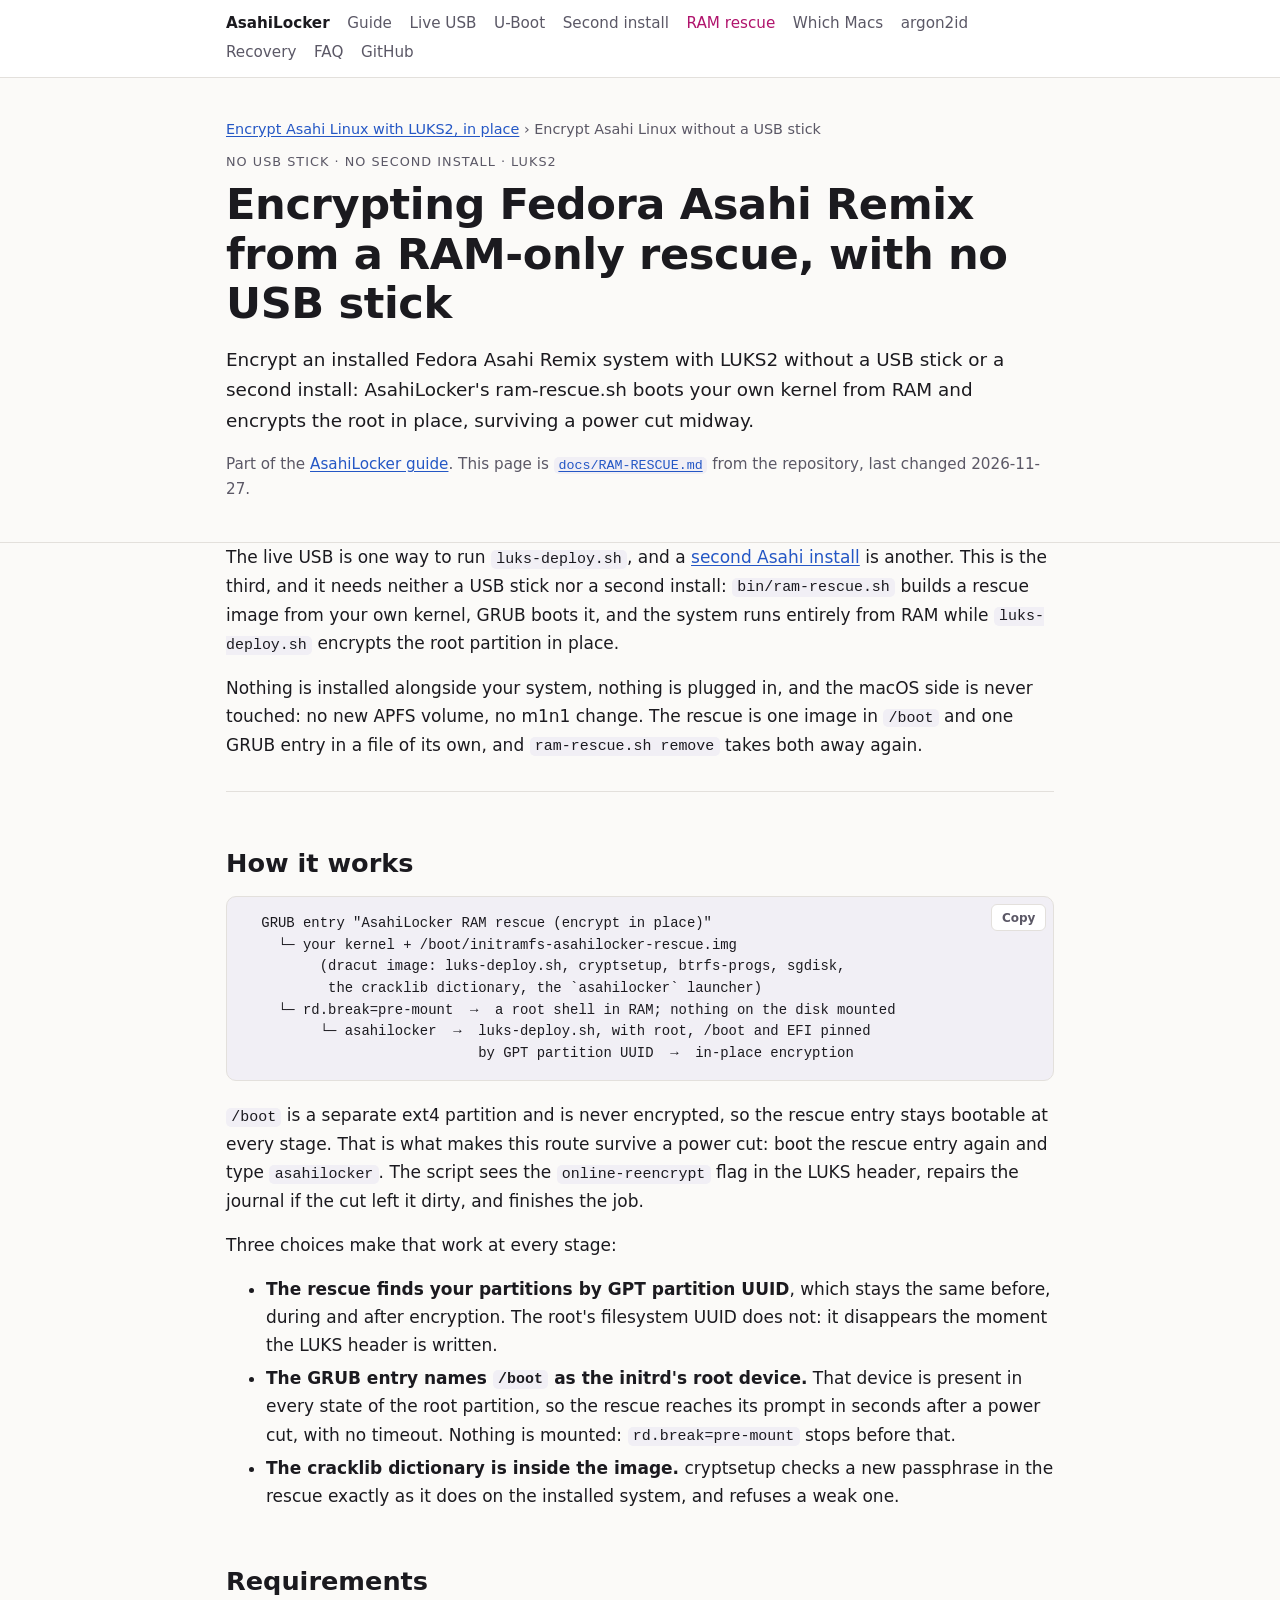
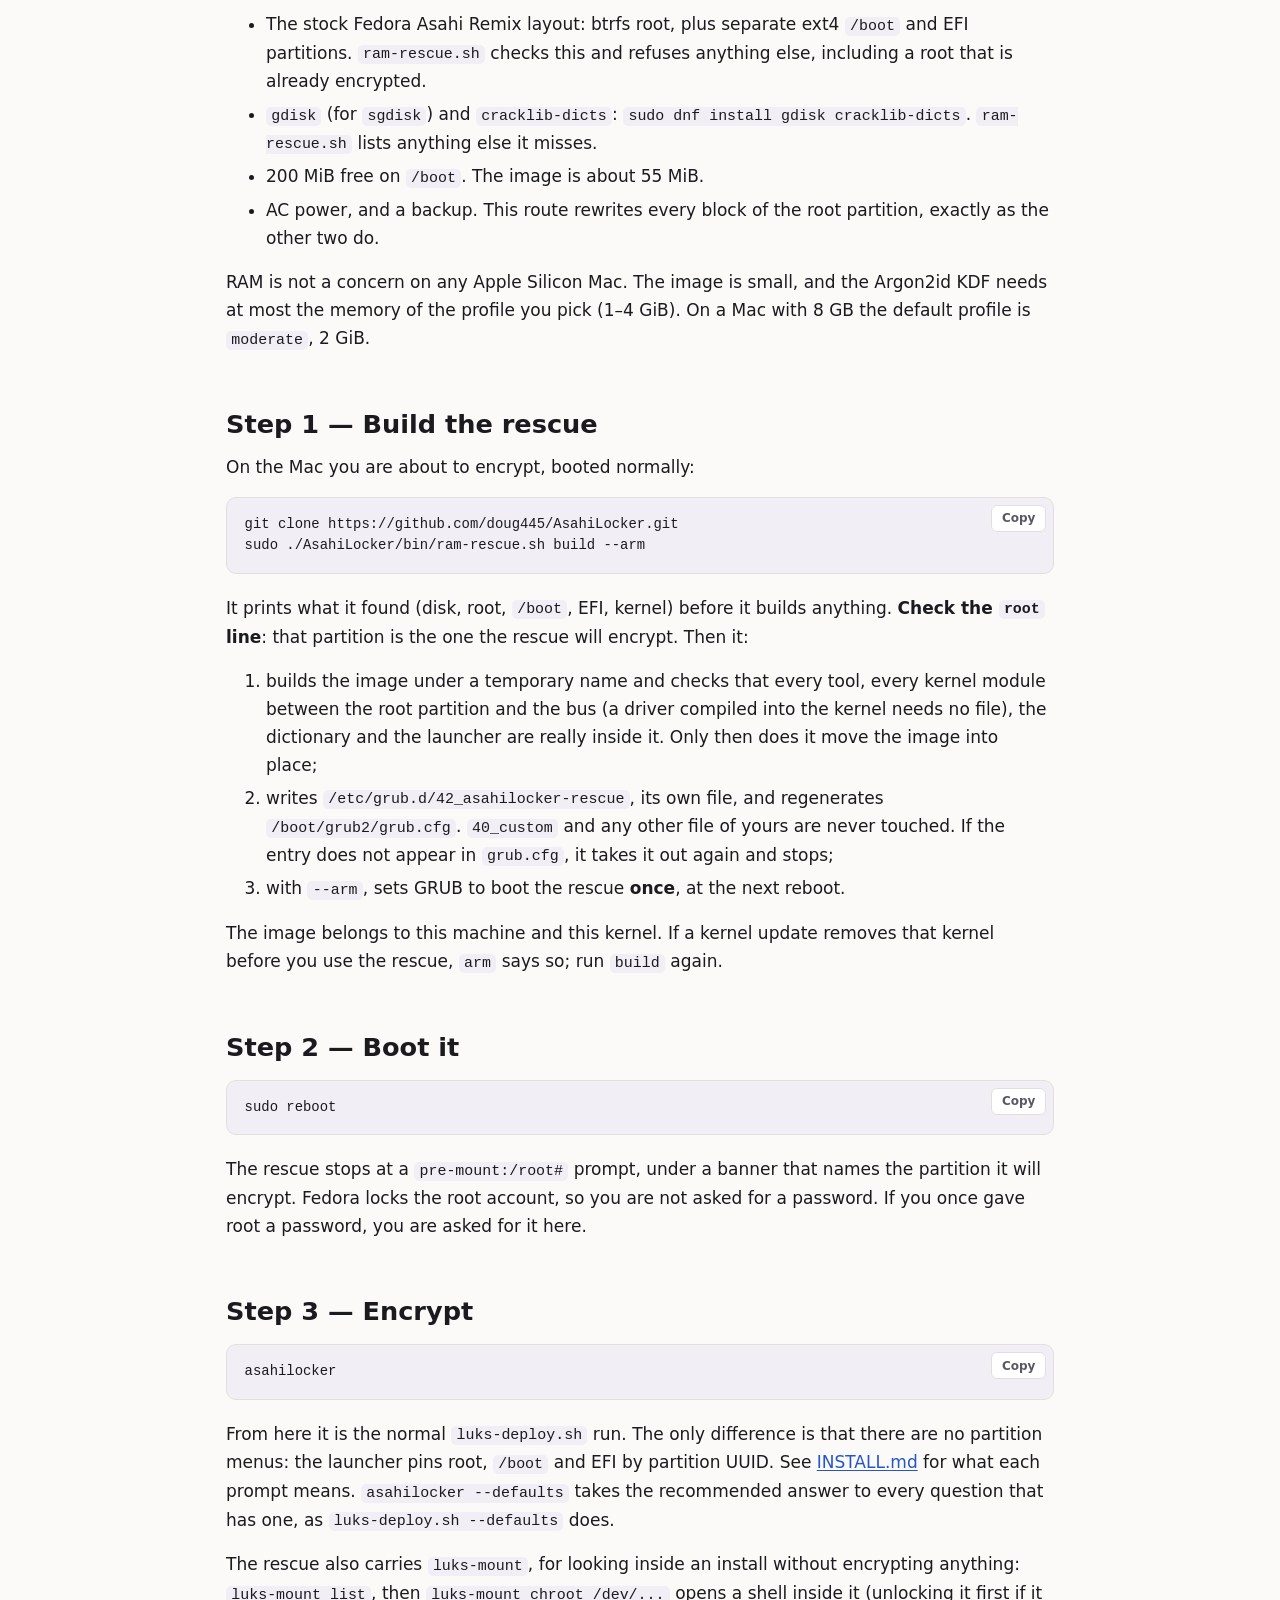
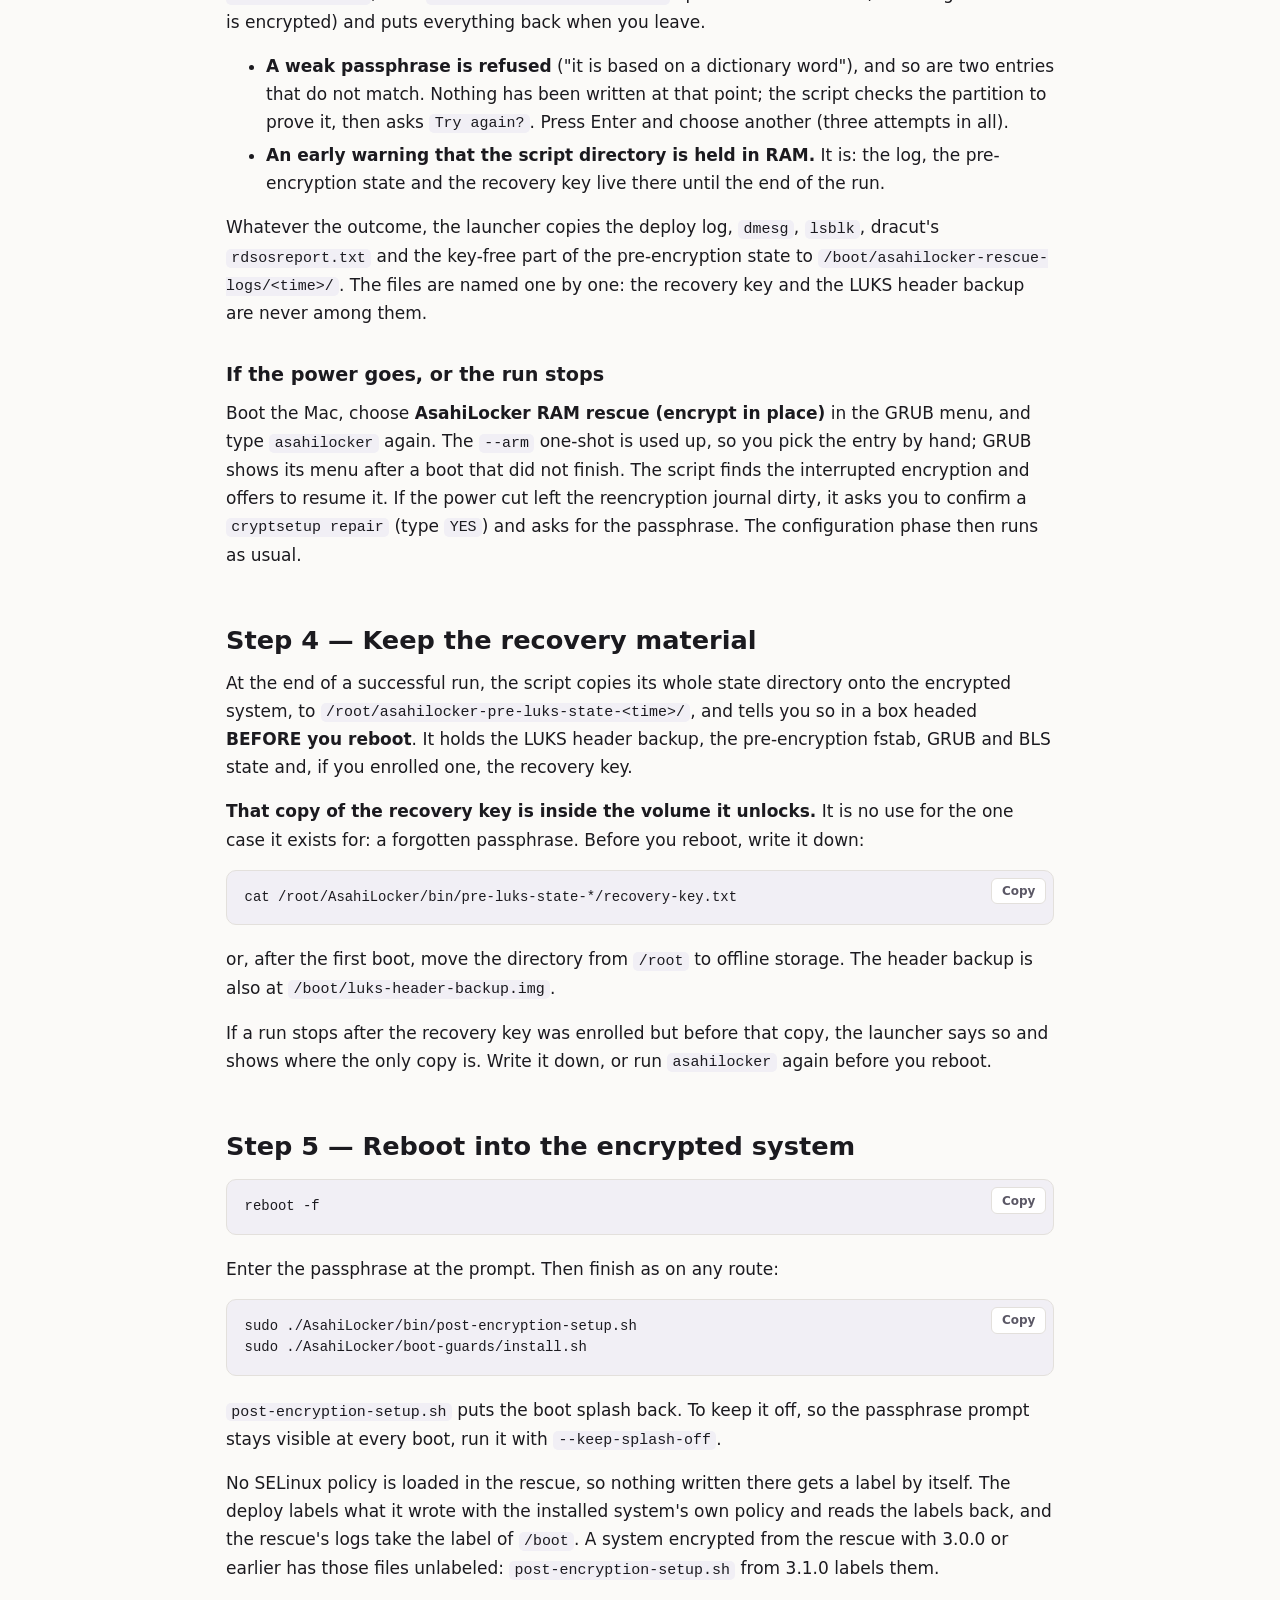
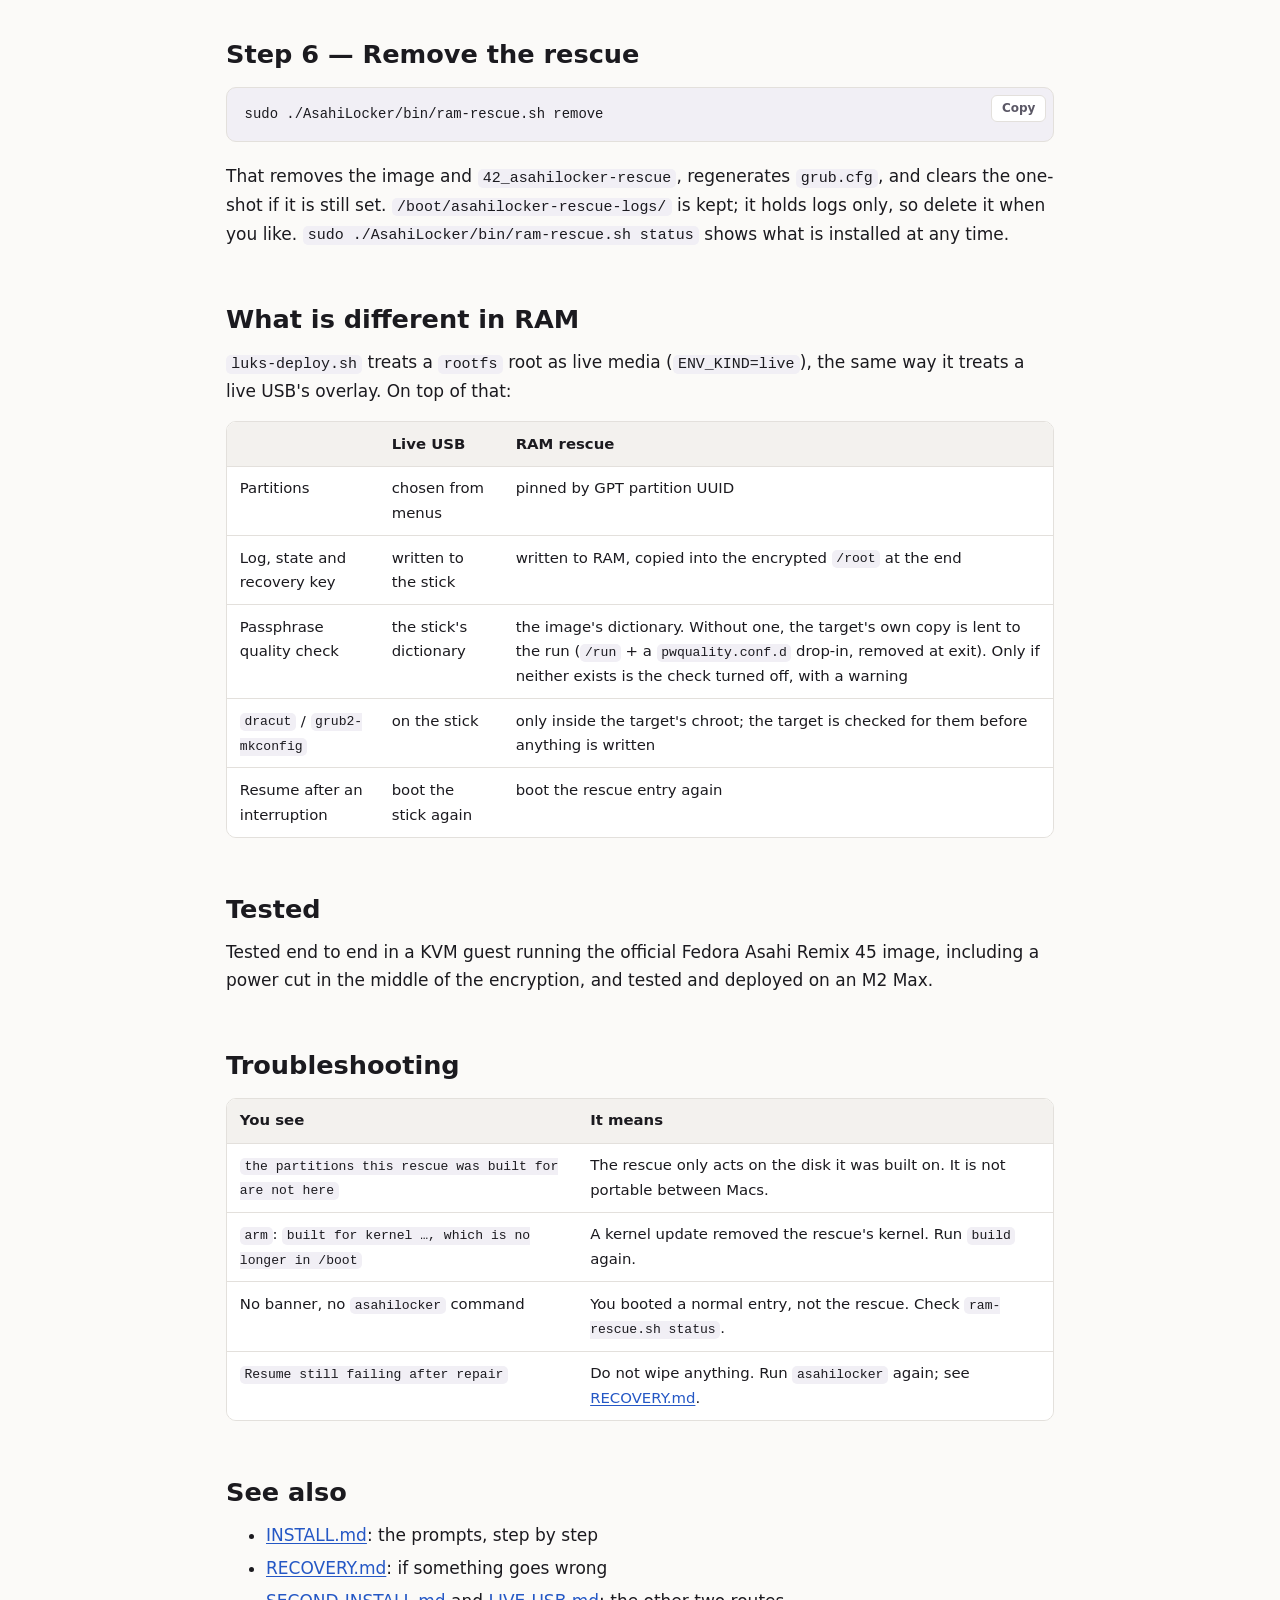
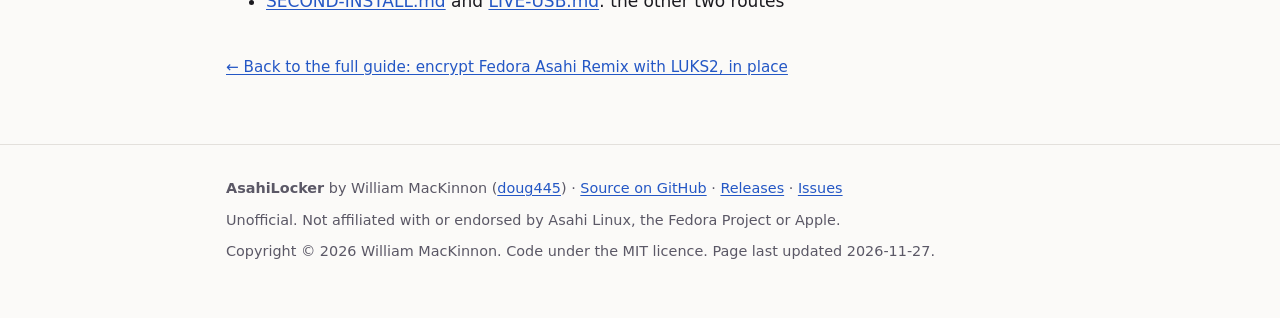
<file: ram-rescue/index.html>
<!doctype html>
<html lang="en">
<head>
<meta charset="utf-8">
<meta name="viewport" content="width=device-width, initial-scale=1">
<title>Encrypt Asahi Linux without a USB stick: the RAM-only rescue — AsahiLocker</title>
<meta name="description" content="Encrypt an installed Fedora Asahi Remix system with LUKS2 without a USB stick or a second install: AsahiLocker's ram-rescue.sh boots your own kernel from RAM and encrypts the root in place, surviving a power cut midway.">
<link rel="canonical" href="https://doug445.github.io/AsahiLocker/ram-rescue/">
<meta name="author" content="William MacKinnon">
<meta name="robots" content="index, follow, max-image-preview:large">
<meta name="color-scheme" content="light dark">
<meta name="theme-color" content="#0d0b14">
<link rel="stylesheet" href="../style.css">
<meta property="og:type" content="article">
<meta property="og:site_name" content="AsahiLocker">
<meta property="og:title" content="Encrypt Asahi Linux without a USB stick: the RAM-only rescue — AsahiLocker">
<meta property="og:description" content="Encrypt an installed Fedora Asahi Remix system with LUKS2 without a USB stick or a second install: AsahiLocker's ram-rescue.sh boots your own kernel from RAM and encrypts the root in place, surviving a power cut midway.">
<meta property="og:url" content="https://doug445.github.io/AsahiLocker/ram-rescue/">
<meta property="og:image" content="https://doug445.github.io/AsahiLocker/asahilocker-logo.jpg">
<meta property="og:image:width" content="1280">
<meta property="og:image:height" content="720">
<meta property="article:published_time" content="2026-11-20">
<meta property="article:modified_time" content="2026-11-27">
<meta name="twitter:card" content="summary_large_image">
<script type="application/ld+json">
{
  "@context": "https://schema.org",
  "@graph": [
    {
      "@type": "TechArticle",
      "@id": "https://doug445.github.io/AsahiLocker/ram-rescue/#article",
      "headline": "Encrypting Fedora Asahi Remix from a RAM-only rescue, with no USB stick",
      "description": "Encrypt an installed Fedora Asahi Remix system with LUKS2 without a USB stick or a second install: AsahiLocker's ram-rescue.sh boots your own kernel from RAM and encrypts the root in place, surviving a power cut midway.",
      "datePublished": "2026-11-20",
      "dateModified": "2026-11-27",
      "image": "https://doug445.github.io/AsahiLocker/asahilocker-logo.jpg",
      "inLanguage": "en",
      "author": {
        "@id": "https://doug445.github.io/AsahiLocker/#author"
      },
      "publisher": {
        "@id": "https://doug445.github.io/AsahiLocker/#author"
      },
      "about": {
        "@id": "https://doug445.github.io/AsahiLocker/#software"
      },
      "isPartOf": {
        "@id": "https://doug445.github.io/AsahiLocker/#article"
      },
      "mainEntityOfPage": "https://doug445.github.io/AsahiLocker/ram-rescue/",
      "proficiencyLevel": "Expert"
    },
    {
      "@type": "BreadcrumbList",
      "@id": "https://doug445.github.io/AsahiLocker/ram-rescue/#crumbs",
      "itemListElement": [
        {
          "@type": "ListItem",
          "position": 1,
          "name": "AsahiLocker",
          "item": "https://doug445.github.io/AsahiLocker/"
        },
        {
          "@type": "ListItem",
          "position": 2,
          "name": "Encrypt Asahi Linux without a USB stick",
          "item": "https://doug445.github.io/AsahiLocker/ram-rescue/"
        }
      ]
    }
  ]
}
</script>
  <meta name="msvalidate.01" content="C3102341B9C3AC1DF6AE2EDF29577C95" />
</head>
<body>

<nav class="sitenav" aria-label="AsahiLocker guides">
  <div class="wrap">
    <a class="brand" href="../">AsahiLocker</a>
    <a href="../">Guide</a>
    <a href="../live-usb/">Live USB</a>
    <a href="../u-boot-bootflow/">U-Boot</a>
    <a href="../second-install/">Second install</a>
    <a href="../ram-rescue/" aria-current="page">RAM rescue</a>
    <a href="../which-macs/">Which Macs</a>
    <a href="../argon2id/">argon2id</a>
    <a href="../recovery/">Recovery</a>
    <a href="../faq/">FAQ</a>
    <a href="https://github.com/doug445/AsahiLocker">GitHub</a>
  </div>
</nav>

<header class="hero doc">
  <div class="wrap">
    <p class="crumbs"><a href="../">Encrypt Asahi Linux with LUKS2, in place</a> › Encrypt Asahi Linux without a USB stick</p>
    <p class="eyebrow">No USB stick · no second install · LUKS2</p>
    <h1>Encrypting Fedora Asahi Remix from a RAM-only rescue, with no USB stick</h1>
    <p class="lede">Encrypt an installed Fedora Asahi Remix system with LUKS2 without a USB stick or a second install: AsahiLocker's ram-rescue.sh boots your own kernel from RAM and encrypts the root in place, surviving a power cut midway.</p>
    <p class="meta">Part of the <a href="../">AsahiLocker guide</a>. This page is
      <a href="https://github.com/doug445/AsahiLocker/blob/main/docs/RAM-RESCUE.md"><code>docs/RAM-RESCUE.md</code></a> from the repository,
      last changed 2026-11-27.</p>
  </div>
</header>

<main class="wrap doc">
<p>The live USB is one way to run <code>luks-deploy.sh</code>, and a
<a href="../second-install/">second Asahi install</a> is another. This is the third, and
it needs neither a USB stick nor a second install: <code>bin/ram-rescue.sh</code> builds
a rescue image from your own kernel, GRUB boots it, and the system runs
entirely from RAM while <code>luks-deploy.sh</code> encrypts the root partition in place.</p>
<p>Nothing is installed alongside your system, nothing is plugged in, and the
macOS side is never touched: no new APFS volume, no m1n1 change. The rescue
is one image in <code>/boot</code> and one GRUB entry in a file of its own, and
<code>ram-rescue.sh remove</code> takes both away again.</p>
<hr>
<h2 id="how-it-works">How it works</h2>
<div class="codeblock"><pre><code>  GRUB entry "AsahiLocker RAM rescue (encrypt in place)"
    └─ your kernel + /boot/initramfs-asahilocker-rescue.img
         (dracut image: luks-deploy.sh, cryptsetup, btrfs-progs, sgdisk,
          the cracklib dictionary, the `asahilocker` launcher)
    └─ rd.break=pre-mount  →  a root shell in RAM; nothing on the disk mounted
         └─ asahilocker  →  luks-deploy.sh, with root, /boot and EFI pinned
                            by GPT partition UUID  →  in-place encryption
</code></pre></div>
<p><code>/boot</code> is a separate ext4 partition and is never encrypted, so the rescue
entry stays bootable at every stage. That is what makes this route survive a
power cut: boot the rescue entry again and type <code>asahilocker</code>. The script
sees the <code>online-reencrypt</code> flag in the LUKS header, repairs the journal if
the cut left it dirty, and finishes the job.</p>
<p>Three choices make that work at every stage:</p>
<ul>
<li>
<strong>The rescue finds your partitions by GPT partition UUID</strong>, which stays the
same before, during and after encryption. The root's filesystem UUID
does not: it disappears the moment the LUKS header is written.</li>
<li>
<strong>The GRUB entry names <code>/boot</code> as the initrd's root device.</strong> That device is
present in every state of the root partition, so the rescue reaches its
prompt in seconds after a power cut, with no timeout. Nothing is mounted:
<code>rd.break=pre-mount</code> stops before that.</li>
<li>
<strong>The cracklib dictionary is inside the image.</strong> cryptsetup checks a new
passphrase in the rescue exactly as it does on the installed system, and
refuses a weak one.</li>
</ul>
<h2 id="requirements">Requirements</h2>
<ul>
<li>The stock Fedora Asahi Remix layout: btrfs root, plus separate ext4 <code>/boot</code>
and EFI partitions. <code>ram-rescue.sh</code> checks this and refuses anything else,
including a root that is already encrypted.</li>
<li>
<code>gdisk</code> (for <code>sgdisk</code>) and <code>cracklib-dicts</code>: <code>sudo dnf install gdisk cracklib-dicts</code>. <code>ram-rescue.sh</code> lists anything else it misses.</li>
<li>200 MiB free on <code>/boot</code>. The image is about 55 MiB.</li>
<li>AC power, and a backup. This route rewrites every block of the root
partition, exactly as the other two do.</li>
</ul>
<p>RAM is not a concern on any Apple Silicon Mac. The image is small, and the
Argon2id KDF needs at most the memory of the profile you pick (1–4 GiB). On a
Mac with 8 GB the default profile is <code>moderate</code>, 2 GiB.</p>
<h2 id="step-1--build-the-rescue">Step 1 — Build the rescue</h2>
<p>On the Mac you are about to encrypt, booted normally:</p>
<div class="codeblock"><pre><code>git clone https://github.com/doug445/AsahiLocker.git
sudo ./AsahiLocker/bin/ram-rescue.sh build --arm</code></pre></div>
<p>It prints what it found (disk, root, <code>/boot</code>, EFI, kernel) before it builds
anything. <strong>Check the <code>root</code> line</strong>: that partition is the one the rescue
will encrypt. Then it:</p>
<ol>
<li>builds the image under a temporary name and checks that every tool,
every kernel module between the root partition and the bus (a driver
compiled into the kernel needs no file), the dictionary and the launcher
are really inside it. Only then does it move
the image into place;</li>
<li>writes <code>/etc/grub.d/42_asahilocker-rescue</code>, its own file, and regenerates
<code>/boot/grub2/grub.cfg</code>. <code>40_custom</code> and any other file of yours are never
touched. If the entry does not appear in <code>grub.cfg</code>, it takes it out again
and stops;</li>
<li>with <code>--arm</code>, sets GRUB to boot the rescue <strong>once</strong>, at the next reboot.</li>
</ol>
<p>The image belongs to this machine and this kernel. If a kernel update
removes that kernel before you use the rescue, <code>arm</code> says so; run <code>build</code>
again.</p>
<h2 id="step-2--boot-it">Step 2 — Boot it</h2>
<div class="codeblock"><pre><code>sudo reboot</code></pre></div>
<p>The rescue stops at a <code>pre-mount:/root#</code> prompt, under a banner that names
the partition it will encrypt. Fedora locks the root account, so you are not
asked for a password. If you once gave root a password, you are asked for
it here.</p>
<h2 id="step-3--encrypt">Step 3 — Encrypt</h2>
<div class="codeblock"><pre><code>asahilocker</code></pre></div>
<p>From here it is the normal <code>luks-deploy.sh</code> run. The only difference is that
there are no partition menus: the launcher pins root, <code>/boot</code> and EFI by
partition UUID. See <a href="https://github.com/doug445/AsahiLocker/blob/main/docs/INSTALL.md">INSTALL.md</a> for what each prompt means.
<code>asahilocker --defaults</code> takes the recommended answer to every question that
has one, as <code>luks-deploy.sh --defaults</code> does.</p>
<p>The rescue also carries <code>luks-mount</code>, for looking inside an install without
encrypting anything: <code>luks-mount list</code>, then <code>luks-mount chroot /dev/...</code> opens
a shell inside it (unlocking it first if it is encrypted) and puts everything
back when you leave.</p>
<ul>
<li>
<strong>A weak passphrase is refused</strong> ("it is based on a dictionary word"), and
so are two entries that do not match. Nothing has been written at that
point; the script checks the partition to prove it, then asks <code>Try again?</code>.
Press Enter and choose another (three attempts in all).</li>
<li>
<strong>An early warning that the script directory is held in RAM.</strong> It is: the
log, the pre-encryption state and the recovery key live there until the end
of the run.</li>
</ul>
<p>Whatever the outcome, the launcher copies the deploy log, <code>dmesg</code>, <code>lsblk</code>,
dracut's <code>rdsosreport.txt</code> and the key-free part of the pre-encryption state
to <code>/boot/asahilocker-rescue-logs/&lt;time&gt;/</code>. The files are named one by one:
the recovery key and the LUKS header backup are never among them.</p>
<h3 id="if-the-power-goes-or-the-run-stops">If the power goes, or the run stops</h3>
<p>Boot the Mac, choose <strong>AsahiLocker RAM rescue (encrypt in place)</strong> in the
GRUB menu, and type <code>asahilocker</code> again. The <code>--arm</code> one-shot is used up, so
you pick the entry by hand; GRUB shows its menu after a boot that did not
finish. The script finds the interrupted encryption and offers to resume it.
If the power cut left the reencryption journal dirty, it asks you to confirm
a <code>cryptsetup repair</code> (type <code>YES</code>) and asks for the passphrase. The
configuration phase then runs as usual.</p>
<h2 id="step-4--keep-the-recovery-material">Step 4 — Keep the recovery material</h2>
<p>At the end of a successful run, the script copies its whole state directory
onto the encrypted system, to <code>/root/asahilocker-pre-luks-state-&lt;time&gt;/</code>, and
tells you so in a box headed <strong>BEFORE you reboot</strong>. It holds the LUKS header
backup, the pre-encryption fstab, GRUB and BLS state and, if you enrolled
one, the recovery key.</p>
<p><strong>That copy of the recovery key is inside the volume it unlocks.</strong> It is no
use for the one case it exists for: a forgotten passphrase. Before you
reboot, write it down:</p>
<div class="codeblock"><pre><code>cat /root/AsahiLocker/bin/pre-luks-state-<span class="pl-k">*</span>/recovery-key.txt</code></pre></div>
<p>or, after the first boot, move the directory from <code>/root</code> to offline storage.
The header backup is also at <code>/boot/luks-header-backup.img</code>.</p>
<p>If a run stops after the recovery key was enrolled but before that copy, the
launcher says so and shows where the only copy is. Write it down, or run
<code>asahilocker</code> again before you reboot.</p>
<h2 id="step-5--reboot-into-the-encrypted-system">Step 5 — Reboot into the encrypted system</h2>
<div class="codeblock"><pre><code>reboot -f</code></pre></div>
<p>Enter the passphrase at the prompt. Then finish as on any route:</p>
<div class="codeblock"><pre><code>sudo ./AsahiLocker/bin/post-encryption-setup.sh
sudo ./AsahiLocker/boot-guards/install.sh</code></pre></div>
<p><code>post-encryption-setup.sh</code> puts the boot splash back. To keep it off, so the
passphrase prompt stays visible at every boot, run it with
<code>--keep-splash-off</code>.</p>
<p>No SELinux policy is loaded in the rescue, so nothing written there gets a
label by itself. The deploy labels what it wrote with the installed system's
own policy and reads the labels back, and the rescue's logs take the label of
<code>/boot</code>. A system encrypted from the rescue with 3.0.0 or earlier has those
files unlabeled: <code>post-encryption-setup.sh</code> from 3.1.0 labels them.</p>
<h2 id="step-6--remove-the-rescue">Step 6 — Remove the rescue</h2>
<div class="codeblock"><pre><code>sudo ./AsahiLocker/bin/ram-rescue.sh remove</code></pre></div>
<p>That removes the image and <code>42_asahilocker-rescue</code>, regenerates <code>grub.cfg</code>,
and clears the one-shot if it is still set. <code>/boot/asahilocker-rescue-logs/</code>
is kept; it holds logs only, so delete it when you like.
<code>sudo ./AsahiLocker/bin/ram-rescue.sh status</code> shows what is installed at any
time.</p>
<h2 id="what-is-different-in-ram">What is different in RAM</h2>
<p><code>luks-deploy.sh</code> treats a <code>rootfs</code> root as live media (<code>ENV_KIND=live</code>), the
same way it treats a live USB's overlay. On top of that:</p>
<div class="table-scroll"><table>
<thead>
<tr>
<th></th>
<th>Live USB</th>
<th>RAM rescue</th>
</tr>
</thead>
<tbody>
<tr>
<td>Partitions</td>
<td>chosen from menus</td>
<td>pinned by GPT partition UUID</td>
</tr>
<tr>
<td>Log, state and recovery key</td>
<td>written to the stick</td>
<td>written to RAM, copied into the encrypted <code>/root</code> at the end</td>
</tr>
<tr>
<td>Passphrase quality check</td>
<td>the stick's dictionary</td>
<td>the image's dictionary. Without one, the target's own copy is lent to the run (<code>/run</code> + a <code>pwquality.conf.d</code> drop-in, removed at exit). Only if neither exists is the check turned off, with a warning</td>
</tr>
<tr>
<td>
<code>dracut</code> / <code>grub2-mkconfig</code>
</td>
<td>on the stick</td>
<td>only inside the target's chroot; the target is checked for them before anything is written</td>
</tr>
<tr>
<td>Resume after an interruption</td>
<td>boot the stick again</td>
<td>boot the rescue entry again</td>
</tr>
</tbody>
</table></div>
<h2 id="tested">Tested</h2>
<p>Tested end to end in a KVM guest running the official Fedora Asahi Remix 45
image, including a power cut in the middle of the encryption, and tested and
deployed on an M2 Max.</p>
<h2 id="troubleshooting">Troubleshooting</h2>
<div class="table-scroll"><table>
<thead>
<tr>
<th>You see</th>
<th>It means</th>
</tr>
</thead>
<tbody>
<tr>
<td><code>the partitions this rescue was built for are not here</code></td>
<td>The rescue only acts on the disk it was built on. It is not portable between Macs.</td>
</tr>
<tr>
<td>
<code>arm</code>: <code>built for kernel …, which is no longer in /boot</code>
</td>
<td>A kernel update removed the rescue's kernel. Run <code>build</code> again.</td>
</tr>
<tr>
<td>No banner, no <code>asahilocker</code> command</td>
<td>You booted a normal entry, not the rescue. Check <code>ram-rescue.sh status</code>.</td>
</tr>
<tr>
<td><code>Resume still failing after repair</code></td>
<td>Do not wipe anything. Run <code>asahilocker</code> again; see <a href="../recovery/">RECOVERY.md</a>.</td>
</tr>
</tbody>
</table></div>
<h2 id="see-also">See also</h2>
<ul>
<li>
<a href="https://github.com/doug445/AsahiLocker/blob/main/docs/INSTALL.md">INSTALL.md</a>: the prompts, step by step</li>
<li>
<a href="../recovery/">RECOVERY.md</a>: if something goes wrong</li>
<li>
<a href="../second-install/">SECOND-INSTALL.md</a> and <a href="../live-usb/">LIVE-USB.md</a>:
the other two routes</li>
</ul>

<p class="backlink"><a href="../">← Back to the full guide: encrypt Fedora Asahi Remix with LUKS2, in place</a></p>
</main>

<footer>
  <div class="wrap">
    <p><strong>AsahiLocker</strong> by William MacKinnon
      (<a href="https://doug445.github.io/">doug445</a>) ·
      <a href="https://github.com/doug445/AsahiLocker">Source on GitHub</a> ·
      <a href="https://github.com/doug445/AsahiLocker/releases">Releases</a> ·
      <a href="https://github.com/doug445/AsahiLocker/issues">Issues</a></p>
    <p>Unofficial. Not affiliated with or endorsed by Asahi Linux, the Fedora Project or Apple.</p>
    <p>Copyright © 2026 William MacKinnon. Code under the MIT licence. Page last updated 2026-11-27.</p>
  </div>
</footer>

<script>
document.querySelectorAll('.codeblock').forEach(function (block) {
  var btn = document.createElement('button');
  btn.className = 'copy'; btn.type = 'button'; btn.textContent = 'Copy';
  btn.addEventListener('click', function () {
    var text = block.querySelector('code').innerText;
    navigator.clipboard.writeText(text).then(function () {
      btn.textContent = 'Copied'; setTimeout(function () { btn.textContent = 'Copy'; }, 1500);
    }).catch(function () { btn.textContent = 'Select + copy'; });
  });
  block.appendChild(btn);
});
</script>
</body>
</html>
</file>
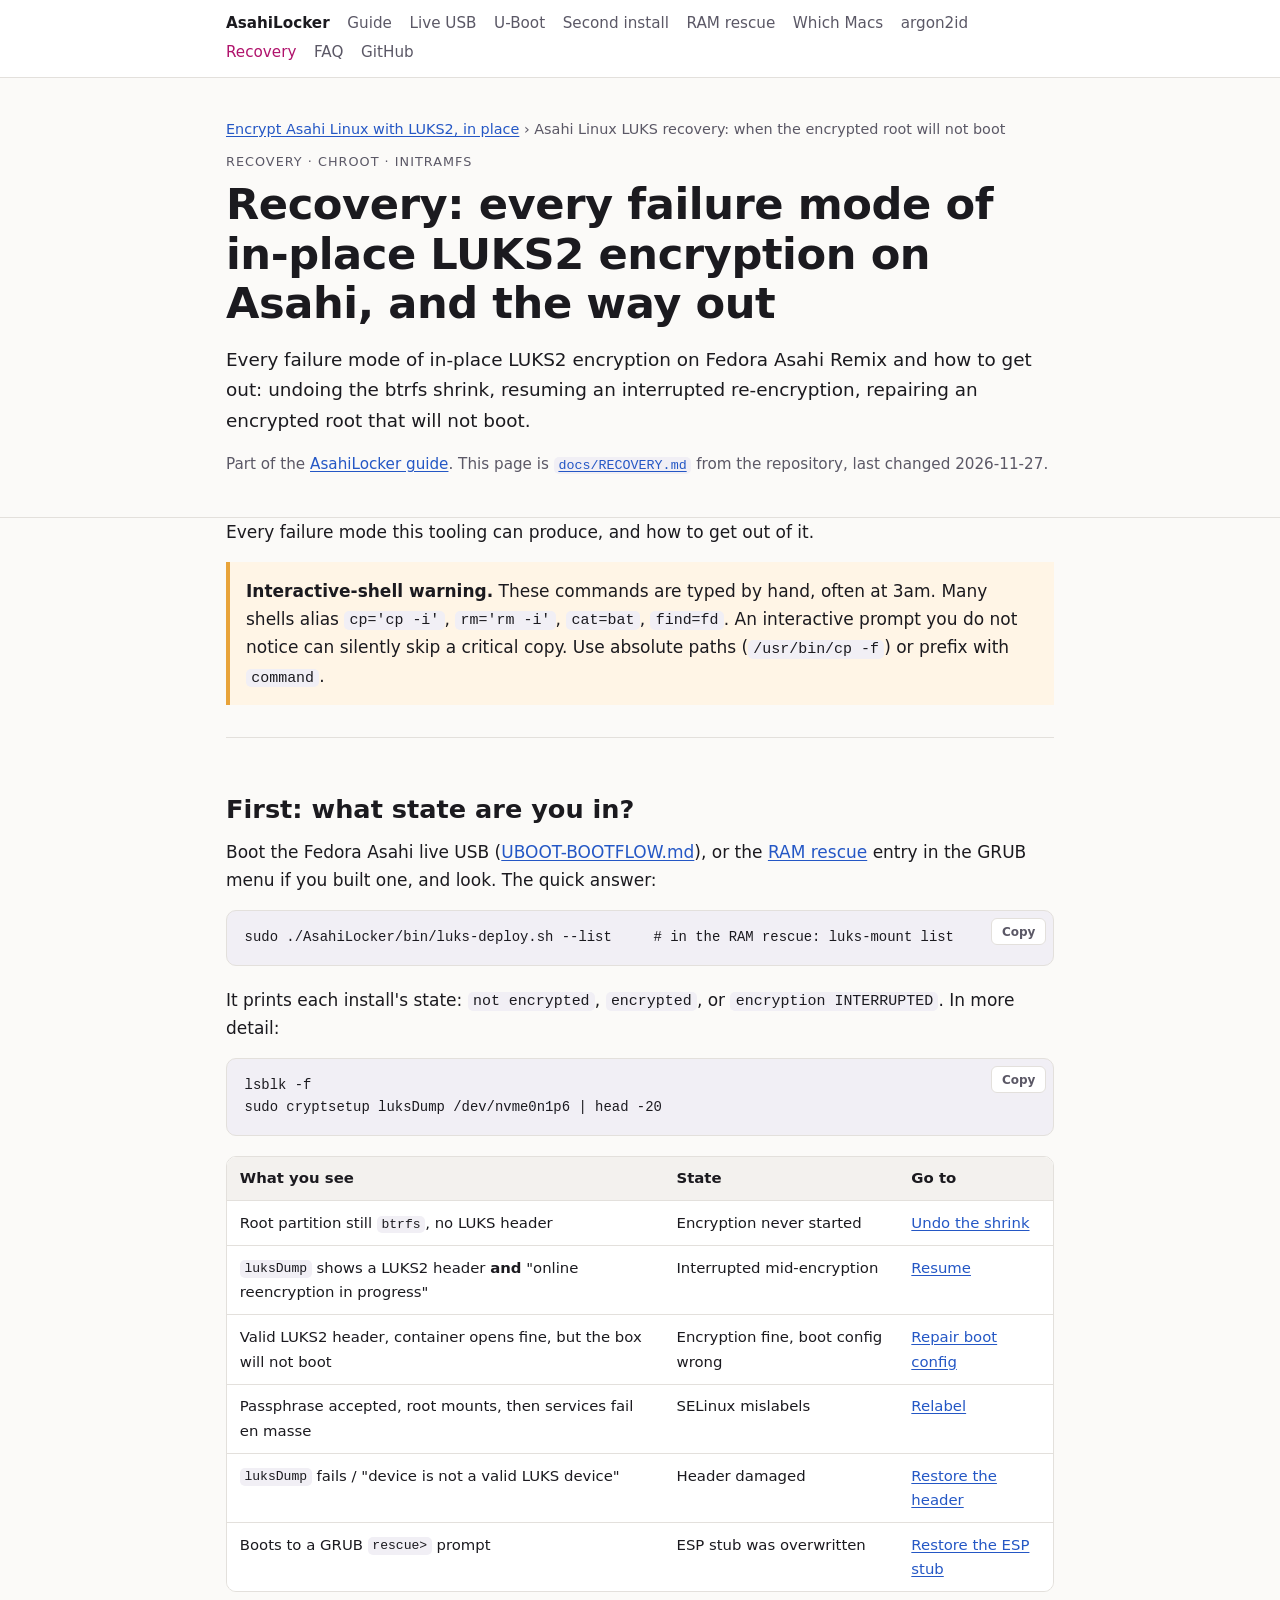
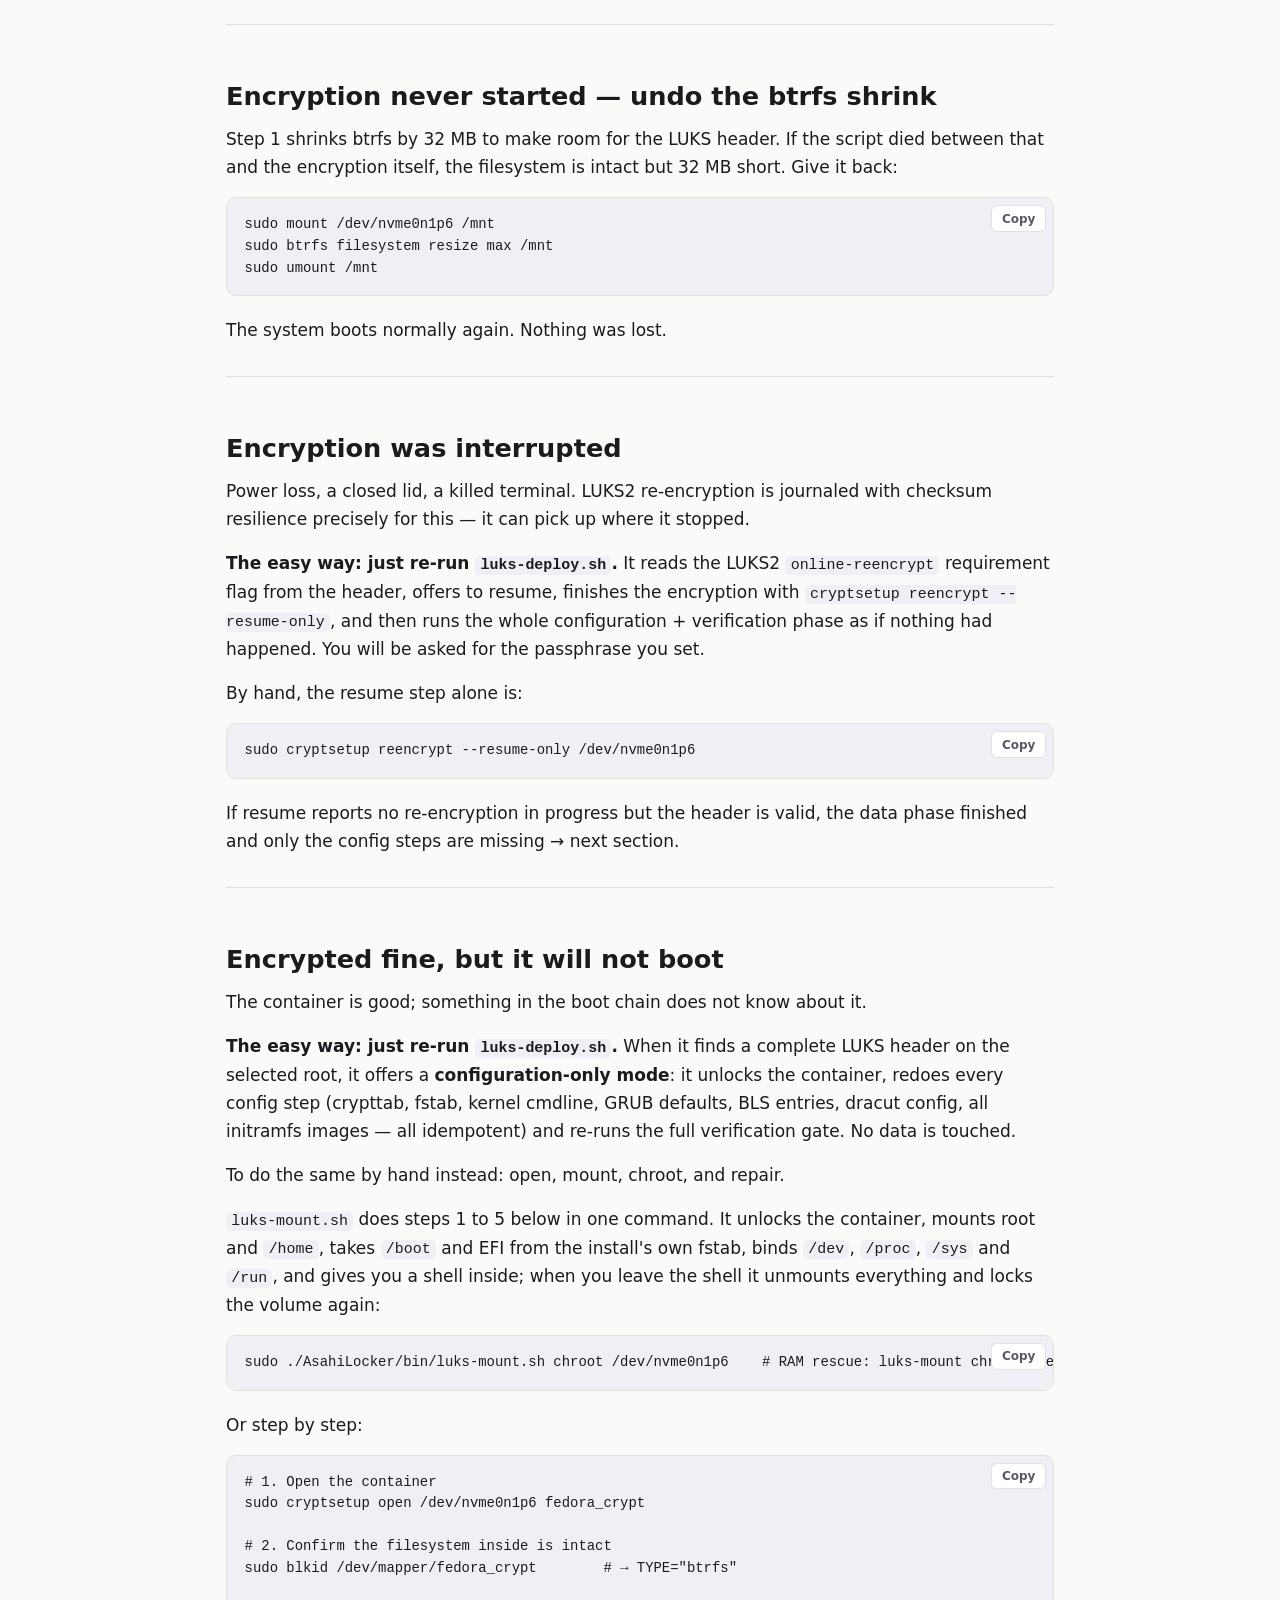
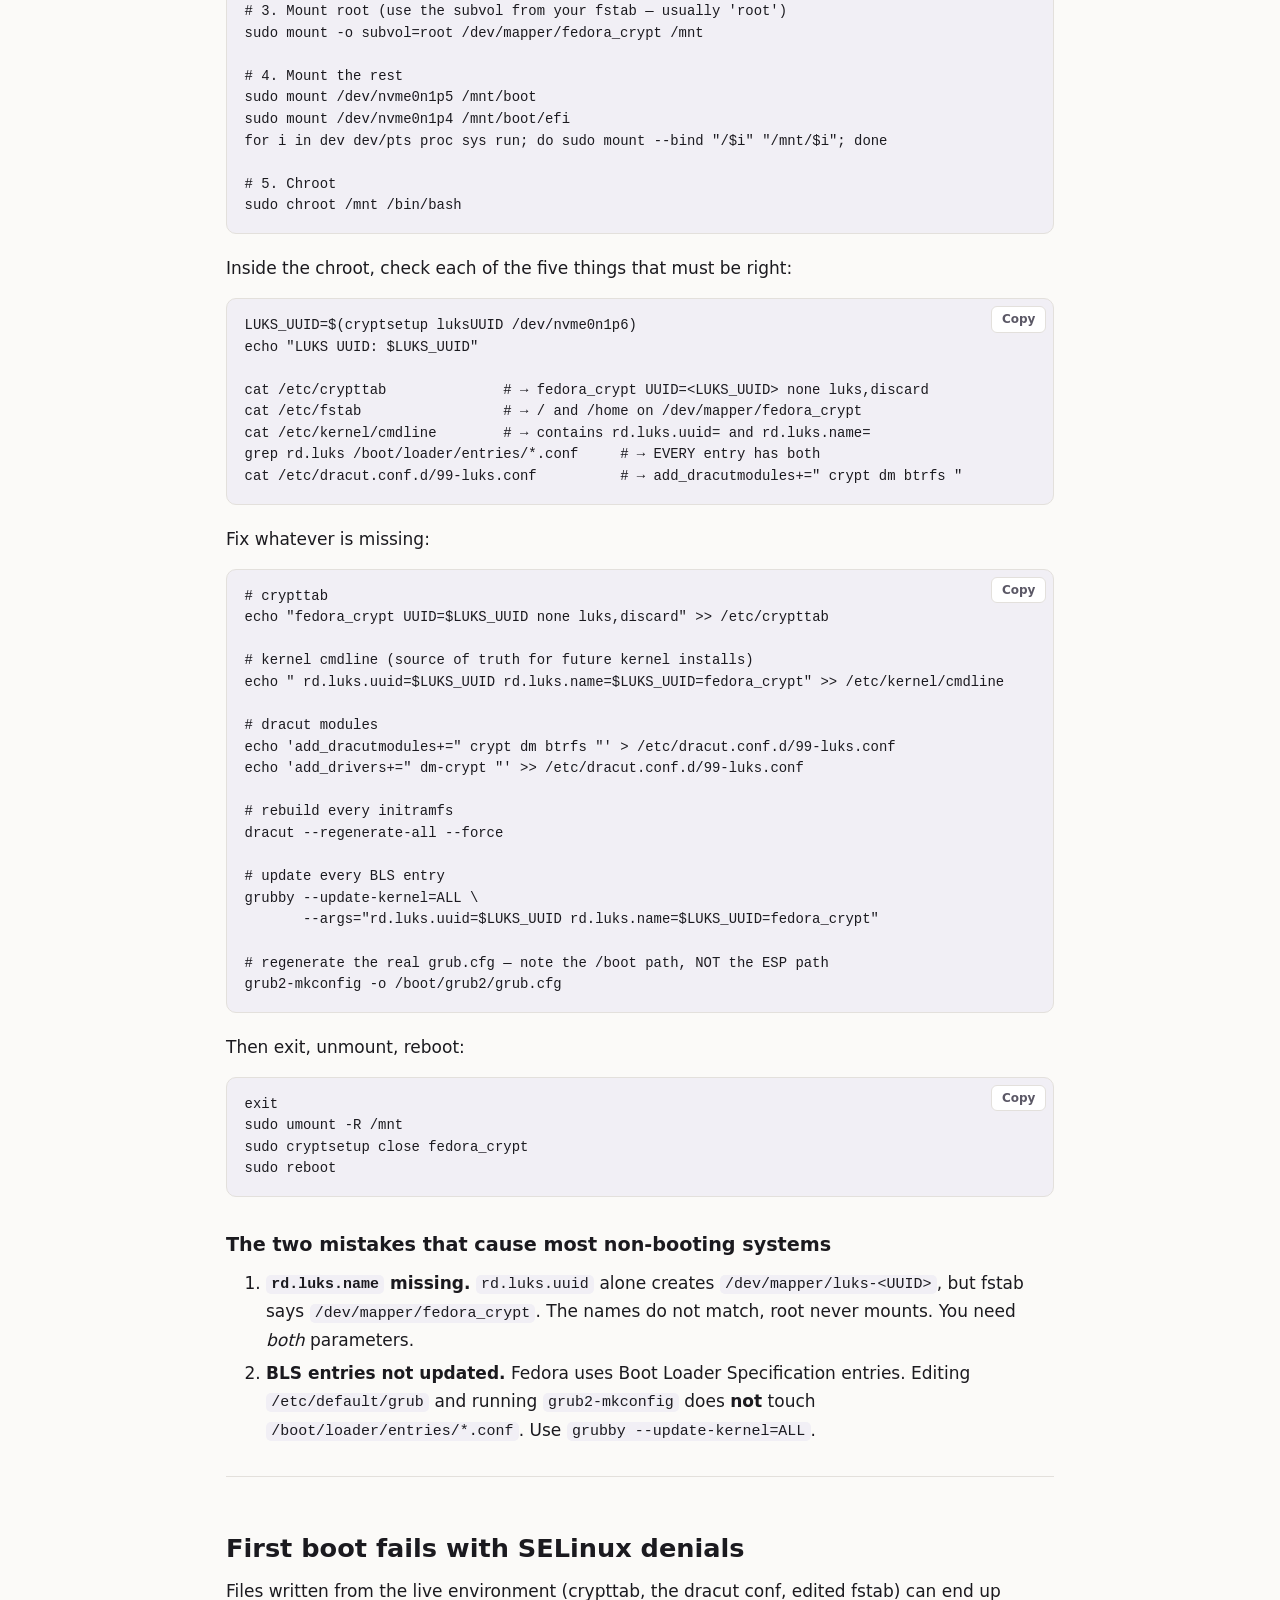
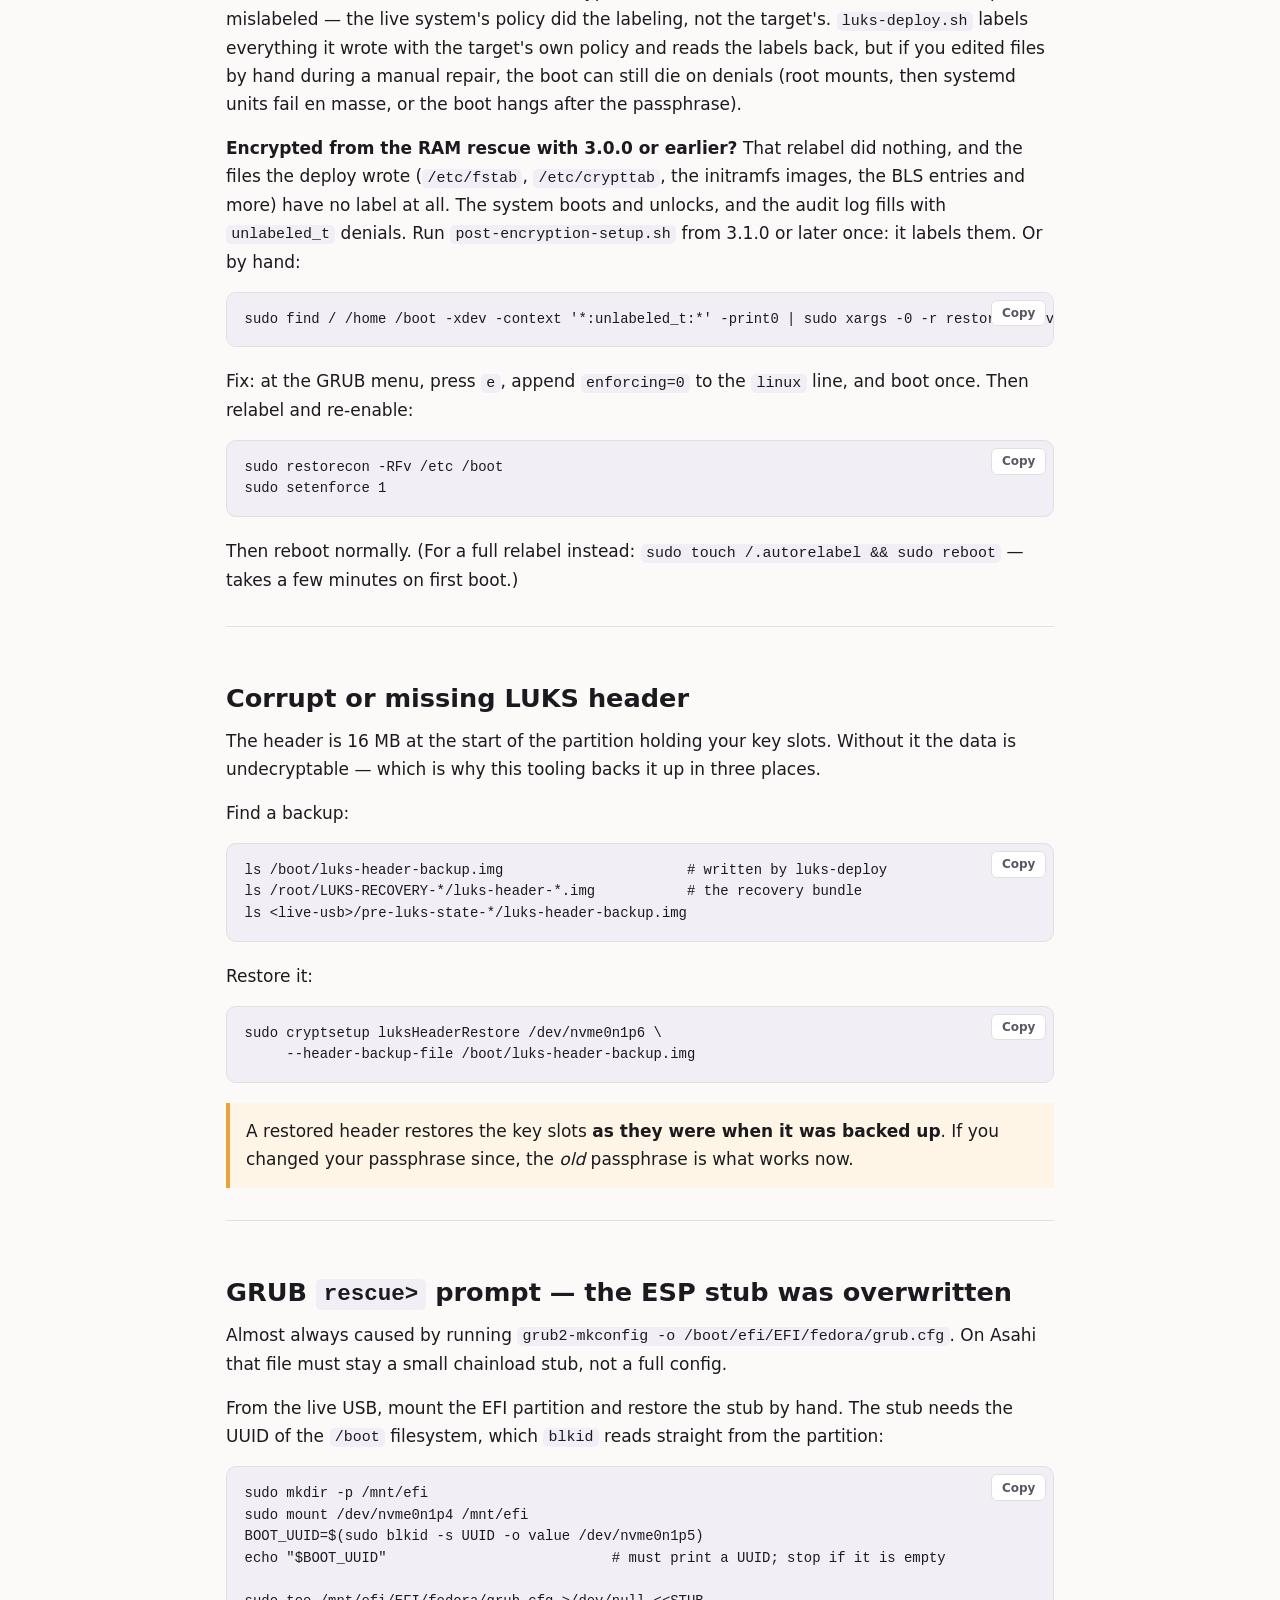
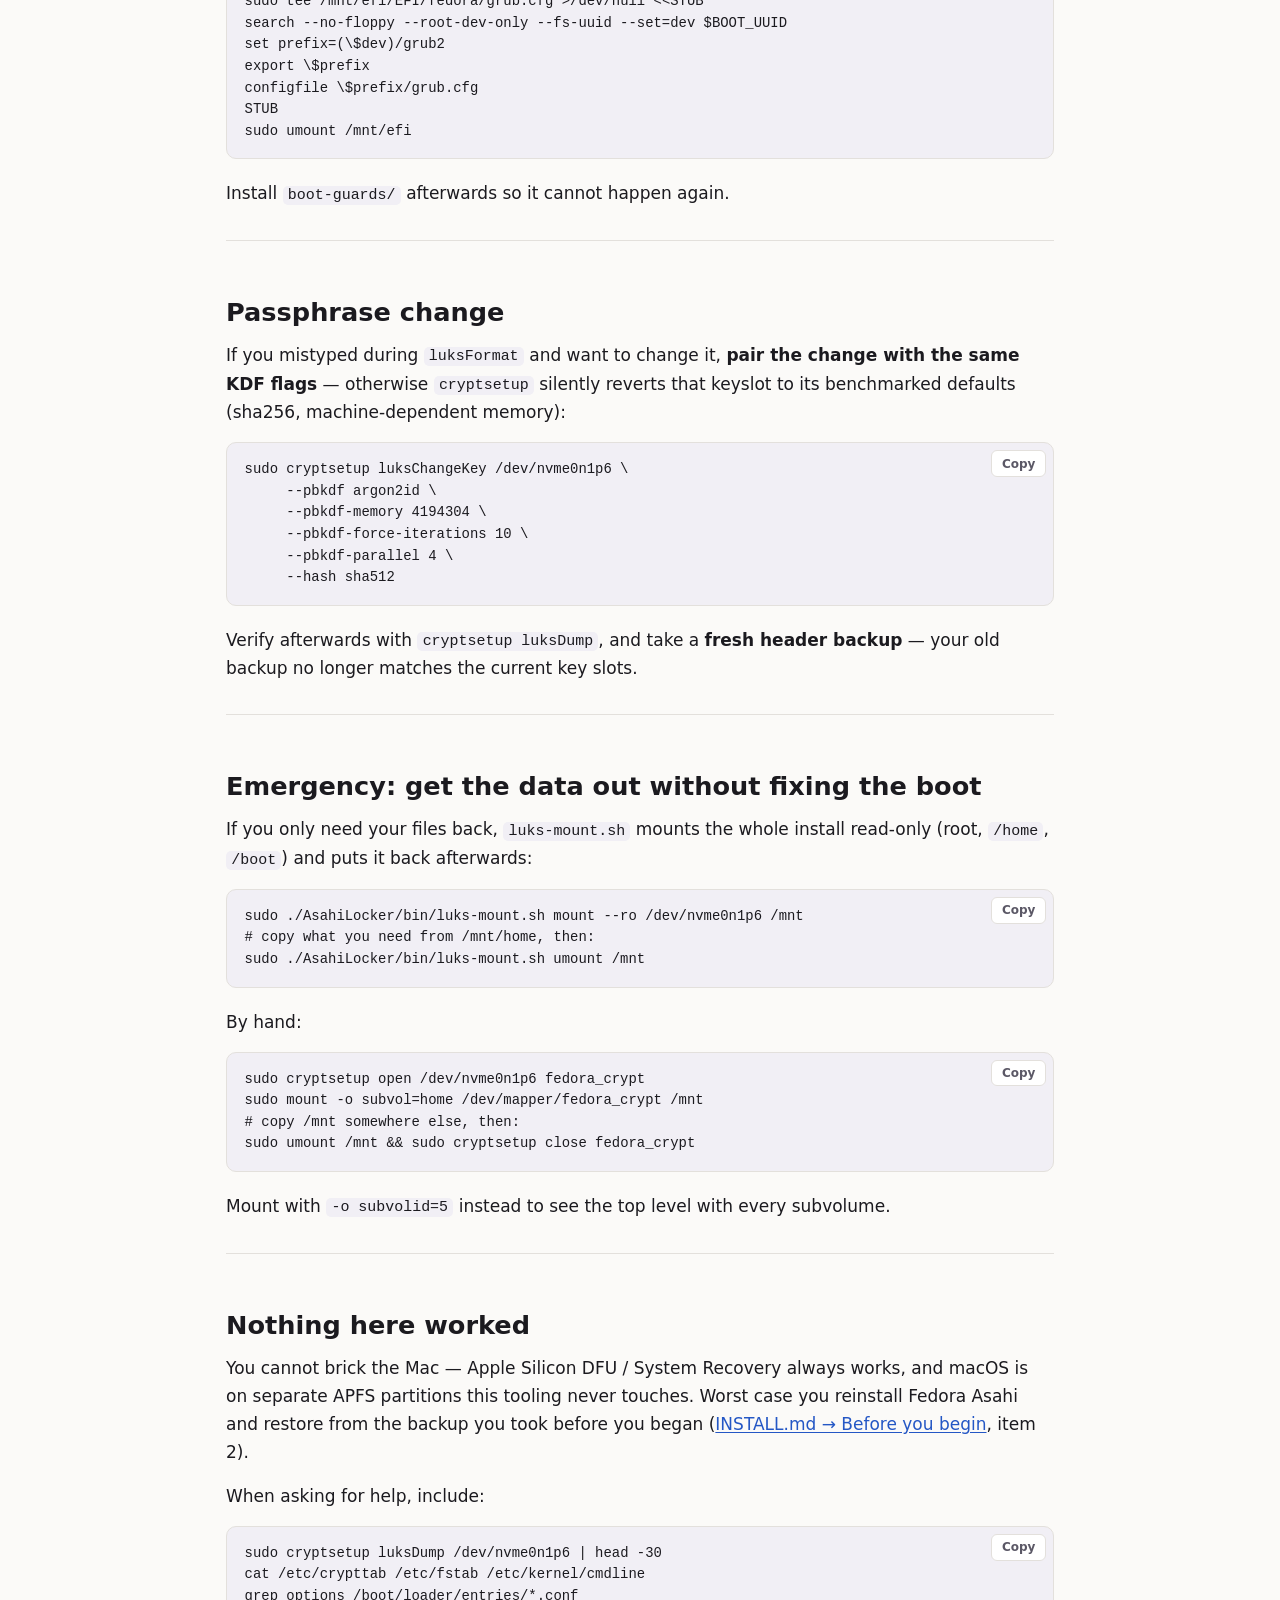
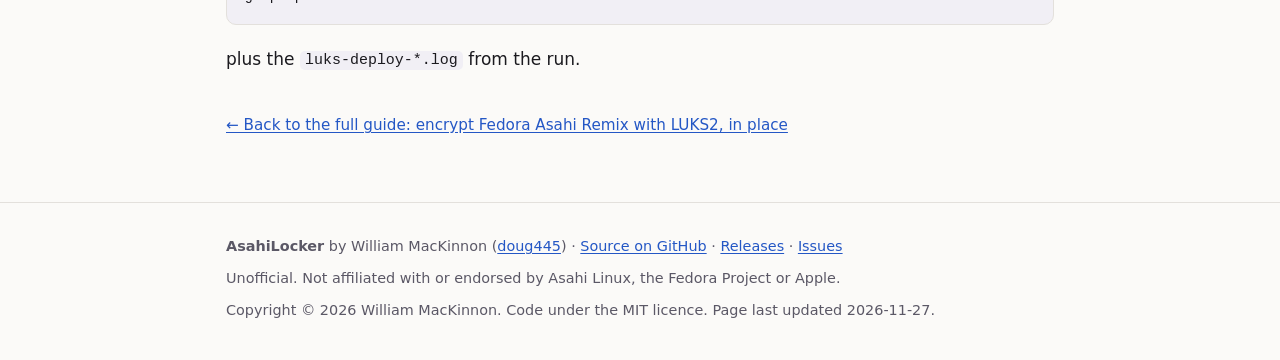
<file: recovery/index.html>
<!doctype html>
<html lang="en">
<head>
<meta charset="utf-8">
<meta name="viewport" content="width=device-width, initial-scale=1">
<title>Asahi Linux LUKS recovery: when the encrypted root will not boot — AsahiLocker</title>
<meta name="description" content="Every failure mode of in-place LUKS2 encryption on Fedora Asahi Remix and how to get out: undoing the btrfs shrink, resuming an interrupted re-encryption, repairing an encrypted root that will not boot.">
<link rel="canonical" href="https://doug445.github.io/AsahiLocker/recovery/">
<meta name="author" content="William MacKinnon">
<meta name="robots" content="index, follow, max-image-preview:large">
<meta name="color-scheme" content="light dark">
<meta name="theme-color" content="#0d0b14">
<link rel="stylesheet" href="../style.css">
<meta property="og:type" content="article">
<meta property="og:site_name" content="AsahiLocker">
<meta property="og:title" content="Asahi Linux LUKS recovery: when the encrypted root will not boot — AsahiLocker">
<meta property="og:description" content="Every failure mode of in-place LUKS2 encryption on Fedora Asahi Remix and how to get out: undoing the btrfs shrink, resuming an interrupted re-encryption, repairing an encrypted root that will not boot.">
<meta property="og:url" content="https://doug445.github.io/AsahiLocker/recovery/">
<meta property="og:image" content="https://doug445.github.io/AsahiLocker/asahilocker-logo.jpg">
<meta property="og:image:width" content="1280">
<meta property="og:image:height" content="720">
<meta property="article:published_time" content="2026-10-24">
<meta property="article:modified_time" content="2026-11-27">
<meta name="twitter:card" content="summary_large_image">
<script type="application/ld+json">
{
  "@context": "https://schema.org",
  "@graph": [
    {
      "@type": "TechArticle",
      "@id": "https://doug445.github.io/AsahiLocker/recovery/#article",
      "headline": "Recovery: every failure mode of in-place LUKS2 encryption on Asahi, and the way out",
      "description": "Every failure mode of in-place LUKS2 encryption on Fedora Asahi Remix and how to get out: undoing the btrfs shrink, resuming an interrupted re-encryption, repairing an encrypted root that will not boot.",
      "datePublished": "2026-10-24",
      "dateModified": "2026-11-27",
      "image": "https://doug445.github.io/AsahiLocker/asahilocker-logo.jpg",
      "inLanguage": "en",
      "author": {
        "@id": "https://doug445.github.io/AsahiLocker/#author"
      },
      "publisher": {
        "@id": "https://doug445.github.io/AsahiLocker/#author"
      },
      "about": {
        "@id": "https://doug445.github.io/AsahiLocker/#software"
      },
      "isPartOf": {
        "@id": "https://doug445.github.io/AsahiLocker/#article"
      },
      "mainEntityOfPage": "https://doug445.github.io/AsahiLocker/recovery/",
      "proficiencyLevel": "Expert"
    },
    {
      "@type": "BreadcrumbList",
      "@id": "https://doug445.github.io/AsahiLocker/recovery/#crumbs",
      "itemListElement": [
        {
          "@type": "ListItem",
          "position": 1,
          "name": "AsahiLocker",
          "item": "https://doug445.github.io/AsahiLocker/"
        },
        {
          "@type": "ListItem",
          "position": 2,
          "name": "Asahi Linux LUKS recovery: when the encrypted root will not boot",
          "item": "https://doug445.github.io/AsahiLocker/recovery/"
        }
      ]
    }
  ]
}
</script>
  <meta name="msvalidate.01" content="C3102341B9C3AC1DF6AE2EDF29577C95" />
</head>
<body>

<nav class="sitenav" aria-label="AsahiLocker guides">
  <div class="wrap">
    <a class="brand" href="../">AsahiLocker</a>
    <a href="../">Guide</a>
    <a href="../live-usb/">Live USB</a>
    <a href="../u-boot-bootflow/">U-Boot</a>
    <a href="../second-install/">Second install</a>
    <a href="../ram-rescue/">RAM rescue</a>
    <a href="../which-macs/">Which Macs</a>
    <a href="../argon2id/">argon2id</a>
    <a href="../recovery/" aria-current="page">Recovery</a>
    <a href="../faq/">FAQ</a>
    <a href="https://github.com/doug445/AsahiLocker">GitHub</a>
  </div>
</nav>

<header class="hero doc">
  <div class="wrap">
    <p class="crumbs"><a href="../">Encrypt Asahi Linux with LUKS2, in place</a> › Asahi Linux LUKS recovery: when the encrypted root will not boot</p>
    <p class="eyebrow">Recovery · chroot · initramfs</p>
    <h1>Recovery: every failure mode of in-place LUKS2 encryption on Asahi, and the way out</h1>
    <p class="lede">Every failure mode of in-place LUKS2 encryption on Fedora Asahi Remix and how to get out: undoing the btrfs shrink, resuming an interrupted re-encryption, repairing an encrypted root that will not boot.</p>
    <p class="meta">Part of the <a href="../">AsahiLocker guide</a>. This page is
      <a href="https://github.com/doug445/AsahiLocker/blob/main/docs/RECOVERY.md"><code>docs/RECOVERY.md</code></a> from the repository,
      last changed 2026-11-27.</p>
  </div>
</header>

<main class="wrap doc">
<p>Every failure mode this tooling can produce, and how to get out of it.</p>
<blockquote>
<p><strong>Interactive-shell warning.</strong> These commands are typed by hand, often at 3am.
Many shells alias <code>cp='cp -i'</code>, <code>rm='rm -i'</code>, <code>cat=bat</code>, <code>find=fd</code>. An
interactive prompt you do not notice can silently skip a critical copy. Use
absolute paths (<code>/usr/bin/cp -f</code>) or prefix with <code>command</code>.</p>
</blockquote>
<hr>
<h2 id="first-what-state-are-you-in">First: what state are you in?</h2>
<p>Boot the Fedora Asahi live USB (<a href="../u-boot-bootflow/">UBOOT-BOOTFLOW.md</a>), or
the <a href="../ram-rescue/">RAM rescue</a> entry in the GRUB menu if you built one, and
look. The quick answer:</p>
<div class="codeblock"><pre><code>sudo ./AsahiLocker/bin/luks-deploy.sh --list     <span class="pl-c"><span class="pl-c">#</span> in the RAM rescue: luks-mount list</span></code></pre></div>
<p>It prints each install's state: <code>not encrypted</code>, <code>encrypted</code>, or <code>encryption INTERRUPTED</code>. In more detail:</p>
<div class="codeblock"><pre><code>lsblk -f
sudo cryptsetup luksDump /dev/nvme0n1p6 <span class="pl-k">|</span> head -20</code></pre></div>
<div class="table-scroll"><table>
<thead>
<tr>
<th>What you see</th>
<th>State</th>
<th>Go to</th>
</tr>
</thead>
<tbody>
<tr>
<td>Root partition still <code>btrfs</code>, no LUKS header</td>
<td>Encryption never started</td>
<td><a href="#encryption-never-started--undo-the-btrfs-shrink">Undo the shrink</a></td>
</tr>
<tr>
<td>
<code>luksDump</code> shows a LUKS2 header <strong>and</strong> "online reencryption in progress"</td>
<td>Interrupted mid-encryption</td>
<td><a href="#encryption-was-interrupted">Resume</a></td>
</tr>
<tr>
<td>Valid LUKS2 header, container opens fine, but the box will not boot</td>
<td>Encryption fine, boot config wrong</td>
<td><a href="#encrypted-fine-but-it-will-not-boot">Repair boot config</a></td>
</tr>
<tr>
<td>Passphrase accepted, root mounts, then services fail en masse</td>
<td>SELinux mislabels</td>
<td><a href="#first-boot-fails-with-selinux-denials">Relabel</a></td>
</tr>
<tr>
<td>
<code>luksDump</code> fails / "device is not a valid LUKS device"</td>
<td>Header damaged</td>
<td><a href="#corrupt-or-missing-luks-header">Restore the header</a></td>
</tr>
<tr>
<td>Boots to a GRUB <code>rescue&gt;</code> prompt</td>
<td>ESP stub was overwritten</td>
<td><a href="#grub-rescue-prompt--the-esp-stub-was-overwritten">Restore the ESP stub</a></td>
</tr>
</tbody>
</table></div>
<hr>
<h2 id="encryption-never-started--undo-the-btrfs-shrink">Encryption never started — undo the btrfs shrink</h2>
<p>Step 1 shrinks btrfs by 32 MB to make room for the LUKS header. If the script
died between that and the encryption itself, the filesystem is intact but 32 MB
short. Give it back:</p>
<div class="codeblock"><pre><code>sudo mount /dev/nvme0n1p6 /mnt
sudo btrfs filesystem resize max /mnt
sudo umount /mnt</code></pre></div>
<p>The system boots normally again. Nothing was lost.</p>
<hr>
<h2 id="encryption-was-interrupted">Encryption was interrupted</h2>
<p>Power loss, a closed lid, a killed terminal. LUKS2 re-encryption is journaled
with checksum resilience precisely for this — it can pick up where it stopped.</p>
<p><strong>The easy way: just re-run <code>luks-deploy.sh</code>.</strong> It reads the LUKS2
<code>online-reencrypt</code> requirement flag from the header, offers to resume, finishes
the encryption with <code>cryptsetup reencrypt --resume-only</code>, and then runs the
whole configuration + verification phase as if nothing had happened. You will
be asked for the passphrase you set.</p>
<p>By hand, the resume step alone is:</p>
<div class="codeblock"><pre><code>sudo cryptsetup reencrypt --resume-only /dev/nvme0n1p6</code></pre></div>
<p>If resume reports no re-encryption in progress but the header is valid, the data
phase finished and only the config steps are missing → next section.</p>
<hr>
<h2 id="encrypted-fine-but-it-will-not-boot">Encrypted fine, but it will not boot</h2>
<p>The container is good; something in the boot chain does not know about it.</p>
<p><strong>The easy way: just re-run <code>luks-deploy.sh</code>.</strong> When it finds a complete LUKS
header on the selected root, it offers a <strong>configuration-only mode</strong>: it unlocks
the container, redoes every config step (crypttab, fstab, kernel cmdline, GRUB
defaults, BLS entries, dracut config, all initramfs images — all idempotent) and
re-runs the full verification gate. No data is touched.</p>
<p>To do the same by hand instead: open, mount, chroot, and repair.</p>
<p><code>luks-mount.sh</code> does steps 1 to 5 below in one command. It unlocks the
container, mounts root and <code>/home</code>, takes <code>/boot</code> and EFI from the install's
own fstab, binds <code>/dev</code>, <code>/proc</code>, <code>/sys</code> and <code>/run</code>, and gives you a shell
inside; when you leave the shell it unmounts everything and locks the volume
again:</p>
<div class="codeblock"><pre><code>sudo ./AsahiLocker/bin/luks-mount.sh chroot /dev/nvme0n1p6    <span class="pl-c"><span class="pl-c">#</span> RAM rescue: luks-mount chroot /dev/nvme0n1p6</span></code></pre></div>
<p>Or step by step:</p>
<div class="codeblock"><pre><code><span class="pl-c"><span class="pl-c">#</span> 1. Open the container</span>
sudo cryptsetup open /dev/nvme0n1p6 fedora_crypt

<span class="pl-c"><span class="pl-c">#</span> 2. Confirm the filesystem inside is intact</span>
sudo blkid /dev/mapper/fedora_crypt        <span class="pl-c"><span class="pl-c">#</span> → TYPE="btrfs"</span>

<span class="pl-c"><span class="pl-c">#</span> 3. Mount root (use the subvol from your fstab — usually 'root')</span>
sudo mount -o subvol=root /dev/mapper/fedora_crypt /mnt

<span class="pl-c"><span class="pl-c">#</span> 4. Mount the rest</span>
sudo mount /dev/nvme0n1p5 /mnt/boot
sudo mount /dev/nvme0n1p4 /mnt/boot/efi
<span class="pl-k">for</span> <span class="pl-smi">i</span> <span class="pl-k">in</span> dev dev/pts proc sys run<span class="pl-k">;</span> <span class="pl-k">do</span> sudo mount --bind <span class="pl-s"><span class="pl-pds">"</span>/<span class="pl-smi">$i</span><span class="pl-pds">"</span></span> <span class="pl-s"><span class="pl-pds">"</span>/mnt/<span class="pl-smi">$i</span><span class="pl-pds">"</span></span><span class="pl-k">;</span> <span class="pl-k">done</span>

<span class="pl-c"><span class="pl-c">#</span> 5. Chroot</span>
sudo chroot /mnt /bin/bash</code></pre></div>
<p>Inside the chroot, check each of the five things that must be right:</p>
<div class="codeblock"><pre><code>LUKS_UUID=<span class="pl-s"><span class="pl-pds">$(</span>cryptsetup luksUUID /dev/nvme0n1p6<span class="pl-pds">)</span></span>
<span class="pl-c1">echo</span> <span class="pl-s"><span class="pl-pds">"</span>LUKS UUID: <span class="pl-smi">$LUKS_UUID</span><span class="pl-pds">"</span></span>

cat /etc/crypttab              <span class="pl-c"><span class="pl-c">#</span> → fedora_crypt UUID=&lt;LUKS_UUID&gt; none luks,discard</span>
cat /etc/fstab                 <span class="pl-c"><span class="pl-c">#</span> → / and /home on /dev/mapper/fedora_crypt</span>
cat /etc/kernel/cmdline        <span class="pl-c"><span class="pl-c">#</span> → contains rd.luks.uuid= and rd.luks.name=</span>
grep rd.luks /boot/loader/entries/<span class="pl-k">*</span>.conf     <span class="pl-c"><span class="pl-c">#</span> → EVERY entry has both</span>
cat /etc/dracut.conf.d/99-luks.conf          <span class="pl-c"><span class="pl-c">#</span> → add_dracutmodules+=" crypt dm btrfs "</span></code></pre></div>
<p>Fix whatever is missing:</p>
<div class="codeblock"><pre><code><span class="pl-c"><span class="pl-c">#</span> crypttab</span>
<span class="pl-c1">echo</span> <span class="pl-s"><span class="pl-pds">"</span>fedora_crypt UUID=<span class="pl-smi">$LUKS_UUID</span> none luks,discard<span class="pl-pds">"</span></span> <span class="pl-k">&gt;&gt;</span> /etc/crypttab

<span class="pl-c"><span class="pl-c">#</span> kernel cmdline (source of truth for future kernel installs)</span>
<span class="pl-c1">echo</span> <span class="pl-s"><span class="pl-pds">"</span> rd.luks.uuid=<span class="pl-smi">$LUKS_UUID</span> rd.luks.name=<span class="pl-smi">$LUKS_UUID</span>=fedora_crypt<span class="pl-pds">"</span></span> <span class="pl-k">&gt;&gt;</span> /etc/kernel/cmdline

<span class="pl-c"><span class="pl-c">#</span> dracut modules</span>
<span class="pl-c1">echo</span> <span class="pl-s"><span class="pl-pds">'</span>add_dracutmodules+=" crypt dm btrfs "<span class="pl-pds">'</span></span> <span class="pl-k">&gt;</span> /etc/dracut.conf.d/99-luks.conf
<span class="pl-c1">echo</span> <span class="pl-s"><span class="pl-pds">'</span>add_drivers+=" dm-crypt "<span class="pl-pds">'</span></span> <span class="pl-k">&gt;&gt;</span> /etc/dracut.conf.d/99-luks.conf

<span class="pl-c"><span class="pl-c">#</span> rebuild every initramfs</span>
dracut --regenerate-all --force

<span class="pl-c"><span class="pl-c">#</span> update every BLS entry</span>
grubby --update-kernel=ALL \
       --args=<span class="pl-s"><span class="pl-pds">"</span>rd.luks.uuid=<span class="pl-smi">$LUKS_UUID</span> rd.luks.name=<span class="pl-smi">$LUKS_UUID</span>=fedora_crypt<span class="pl-pds">"</span></span>

<span class="pl-c"><span class="pl-c">#</span> regenerate the real grub.cfg — note the /boot path, NOT the ESP path</span>
grub2-mkconfig -o /boot/grub2/grub.cfg</code></pre></div>
<p>Then exit, unmount, reboot:</p>
<div class="codeblock"><pre><code><span class="pl-c1">exit</span>
sudo umount -R /mnt
sudo cryptsetup close fedora_crypt
sudo reboot</code></pre></div>
<h3 id="the-two-mistakes-that-cause-most-non-booting-systems">The two mistakes that cause most non-booting systems</h3>
<ol>
<li>
<strong><code>rd.luks.name</code> missing.</strong> <code>rd.luks.uuid</code> alone creates
<code>/dev/mapper/luks-&lt;UUID&gt;</code>, but fstab says <code>/dev/mapper/fedora_crypt</code>. The
names do not match, root never mounts. You need <em>both</em> parameters.</li>
<li>
<strong>BLS entries not updated.</strong> Fedora uses Boot Loader Specification entries.
Editing <code>/etc/default/grub</code> and running <code>grub2-mkconfig</code> does <strong>not</strong> touch
<code>/boot/loader/entries/*.conf</code>. Use <code>grubby --update-kernel=ALL</code>.</li>
</ol>
<hr>
<h2 id="first-boot-fails-with-selinux-denials">First boot fails with SELinux denials</h2>
<p>Files written from the live environment (crypttab, the dracut conf, edited
fstab) can end up mislabeled — the live system's policy did the labeling, not
the target's. <code>luks-deploy.sh</code> labels everything it wrote with the target's own
policy and reads the labels back, but if you edited files by hand during a
manual repair, the boot can still die on denials (root mounts, then systemd
units fail en masse, or the boot hangs after the passphrase).</p>
<p><strong>Encrypted from the RAM rescue with 3.0.0 or earlier?</strong> That relabel did
nothing, and the files the deploy wrote (<code>/etc/fstab</code>, <code>/etc/crypttab</code>, the
initramfs images, the BLS entries and more) have no label at all. The system
boots and unlocks, and the audit log fills with <code>unlabeled_t</code> denials. Run
<code>post-encryption-setup.sh</code> from 3.1.0 or later once: it labels them. Or by
hand:</p>
<div class="codeblock"><pre><code>sudo find / /home /boot -xdev -context <span class="pl-s"><span class="pl-pds">'</span>*:unlabeled_t:*<span class="pl-pds">'</span></span> -print0 <span class="pl-k">|</span> sudo xargs -0 -r restorecon -v</code></pre></div>
<p>Fix: at the GRUB menu, press <code>e</code>, append <code>enforcing=0</code> to the <code>linux</code> line, and
boot once. Then relabel and re-enable:</p>
<div class="codeblock"><pre><code>sudo restorecon -RFv /etc /boot
sudo setenforce 1</code></pre></div>
<p>Then reboot normally. (For a full relabel instead: <code>sudo touch /.autorelabel &amp;&amp; sudo reboot</code> — takes a few minutes on first boot.)</p>
<hr>
<h2 id="corrupt-or-missing-luks-header">Corrupt or missing LUKS header</h2>
<p>The header is 16 MB at the start of the partition holding your key slots. Without
it the data is undecryptable — which is why this tooling backs it up in three
places.</p>
<p>Find a backup:</p>
<div class="codeblock"><pre><code>ls /boot/luks-header-backup.img                      <span class="pl-c"><span class="pl-c">#</span> written by luks-deploy</span>
ls /root/LUKS-RECOVERY-<span class="pl-k">*</span>/luks-header-<span class="pl-k">*</span>.img           <span class="pl-c"><span class="pl-c">#</span> the recovery bundle</span>
ls <span class="pl-k">&lt;</span>live-usb<span class="pl-k">&gt;</span>/pre-luks-state-<span class="pl-k">*</span>/luks-header-backup.img</code></pre></div>
<p>Restore it:</p>
<div class="codeblock"><pre><code>sudo cryptsetup luksHeaderRestore /dev/nvme0n1p6 \
     --header-backup-file /boot/luks-header-backup.img</code></pre></div>
<blockquote>
<p>A restored header restores the key slots <strong>as they were when it was backed up</strong>.
If you changed your passphrase since, the <em>old</em> passphrase is what works now.</p>
</blockquote>
<hr>
<h2 id="grub-rescue-prompt--the-esp-stub-was-overwritten">GRUB <code>rescue&gt;</code> prompt — the ESP stub was overwritten</h2>
<p>Almost always caused by running <code>grub2-mkconfig -o /boot/efi/EFI/fedora/grub.cfg</code>.
On Asahi that file must stay a small chainload stub, not a full config.</p>
<p>From the live USB, mount the EFI partition and restore the stub by hand. The
stub needs the UUID of the <code>/boot</code> filesystem, which <code>blkid</code> reads straight
from the partition:</p>
<div class="codeblock"><pre><code>sudo mkdir -p /mnt/efi
sudo mount /dev/nvme0n1p4 /mnt/efi
BOOT_UUID=<span class="pl-s"><span class="pl-pds">$(</span>sudo blkid -s UUID -o value /dev/nvme0n1p5<span class="pl-pds">)</span></span>
<span class="pl-c1">echo</span> <span class="pl-s"><span class="pl-pds">"</span><span class="pl-smi">$BOOT_UUID</span><span class="pl-pds">"</span></span>                           <span class="pl-c"><span class="pl-c">#</span> must print a UUID; stop if it is empty</span>

sudo tee /mnt/efi/EFI/fedora/grub.cfg <span class="pl-k">&gt;</span>/dev/null <span class="pl-s"><span class="pl-k">&lt;&lt;</span><span class="pl-k">STUB</span></span>
<span class="pl-s">search --no-floppy --root-dev-only --fs-uuid --set=dev <span class="pl-smi">$BOOT_UUID</span></span>
<span class="pl-s">set prefix=(<span class="pl-cce">\$</span>dev)/grub2</span>
<span class="pl-s">export <span class="pl-cce">\$</span>prefix</span>
<span class="pl-s">configfile <span class="pl-cce">\$</span>prefix/grub.cfg</span>
<span class="pl-s"><span class="pl-k">STUB</span></span>
sudo umount /mnt/efi</code></pre></div>
<p>Install <code>boot-guards/</code> afterwards so it cannot happen again.</p>
<hr>
<h2 id="passphrase-change">Passphrase change</h2>
<p>If you mistyped during <code>luksFormat</code> and want to change it, <strong>pair the change with
the same KDF flags</strong> — otherwise <code>cryptsetup</code> silently reverts that keyslot to
its benchmarked defaults (sha256, machine-dependent memory):</p>
<div class="codeblock"><pre><code>sudo cryptsetup luksChangeKey /dev/nvme0n1p6 \
     --pbkdf argon2id \
     --pbkdf-memory 4194304 \
     --pbkdf-force-iterations 10 \
     --pbkdf-parallel 4 \
     --hash sha512</code></pre></div>
<p>Verify afterwards with <code>cryptsetup luksDump</code>, and take a <strong>fresh header backup</strong> —
your old backup no longer matches the current key slots.</p>
<hr>
<h2 id="emergency-get-the-data-out-without-fixing-the-boot">Emergency: get the data out without fixing the boot</h2>
<p>If you only need your files back, <code>luks-mount.sh</code> mounts the whole install
read-only (root, <code>/home</code>, <code>/boot</code>) and puts it back afterwards:</p>
<div class="codeblock"><pre><code>sudo ./AsahiLocker/bin/luks-mount.sh mount --ro /dev/nvme0n1p6 /mnt
<span class="pl-c"><span class="pl-c">#</span> copy what you need from /mnt/home, then:</span>
sudo ./AsahiLocker/bin/luks-mount.sh umount /mnt</code></pre></div>
<p>By hand:</p>
<div class="codeblock"><pre><code>sudo cryptsetup open /dev/nvme0n1p6 fedora_crypt
sudo mount -o subvol=home /dev/mapper/fedora_crypt /mnt
<span class="pl-c"><span class="pl-c">#</span> copy /mnt somewhere else, then:</span>
sudo umount /mnt <span class="pl-k">&amp;&amp;</span> sudo cryptsetup close fedora_crypt</code></pre></div>
<p>Mount with <code>-o subvolid=5</code> instead to see the top level with every subvolume.</p>
<hr>
<h2 id="nothing-here-worked">Nothing here worked</h2>
<p>You cannot brick the Mac — Apple Silicon DFU / System Recovery always works, and
macOS is on separate APFS partitions this tooling never touches. Worst case you
reinstall Fedora Asahi and restore from the backup you took before you began
(<a href="https://github.com/doug445/AsahiLocker/blob/main/docs/INSTALL.md#before-you-begin">INSTALL.md → Before you begin</a>, item 2).</p>
<p>When asking for help, include:</p>
<div class="codeblock"><pre><code>sudo cryptsetup luksDump /dev/nvme0n1p6 <span class="pl-k">|</span> head -30
cat /etc/crypttab /etc/fstab /etc/kernel/cmdline
grep options /boot/loader/entries/<span class="pl-k">*</span>.conf</code></pre></div>
<p>plus the <code>luks-deploy-*.log</code> from the run.</p>

<p class="backlink"><a href="../">← Back to the full guide: encrypt Fedora Asahi Remix with LUKS2, in place</a></p>
</main>

<footer>
  <div class="wrap">
    <p><strong>AsahiLocker</strong> by William MacKinnon
      (<a href="https://doug445.github.io/">doug445</a>) ·
      <a href="https://github.com/doug445/AsahiLocker">Source on GitHub</a> ·
      <a href="https://github.com/doug445/AsahiLocker/releases">Releases</a> ·
      <a href="https://github.com/doug445/AsahiLocker/issues">Issues</a></p>
    <p>Unofficial. Not affiliated with or endorsed by Asahi Linux, the Fedora Project or Apple.</p>
    <p>Copyright © 2026 William MacKinnon. Code under the MIT licence. Page last updated 2026-11-27.</p>
  </div>
</footer>

<script>
document.querySelectorAll('.codeblock').forEach(function (block) {
  var btn = document.createElement('button');
  btn.className = 'copy'; btn.type = 'button'; btn.textContent = 'Copy';
  btn.addEventListener('click', function () {
    var text = block.querySelector('code').innerText;
    navigator.clipboard.writeText(text).then(function () {
      btn.textContent = 'Copied'; setTimeout(function () { btn.textContent = 'Copy'; }, 1500);
    }).catch(function () { btn.textContent = 'Select + copy'; });
  });
  block.appendChild(btn);
});
</script>
</body>
</html>
</file>
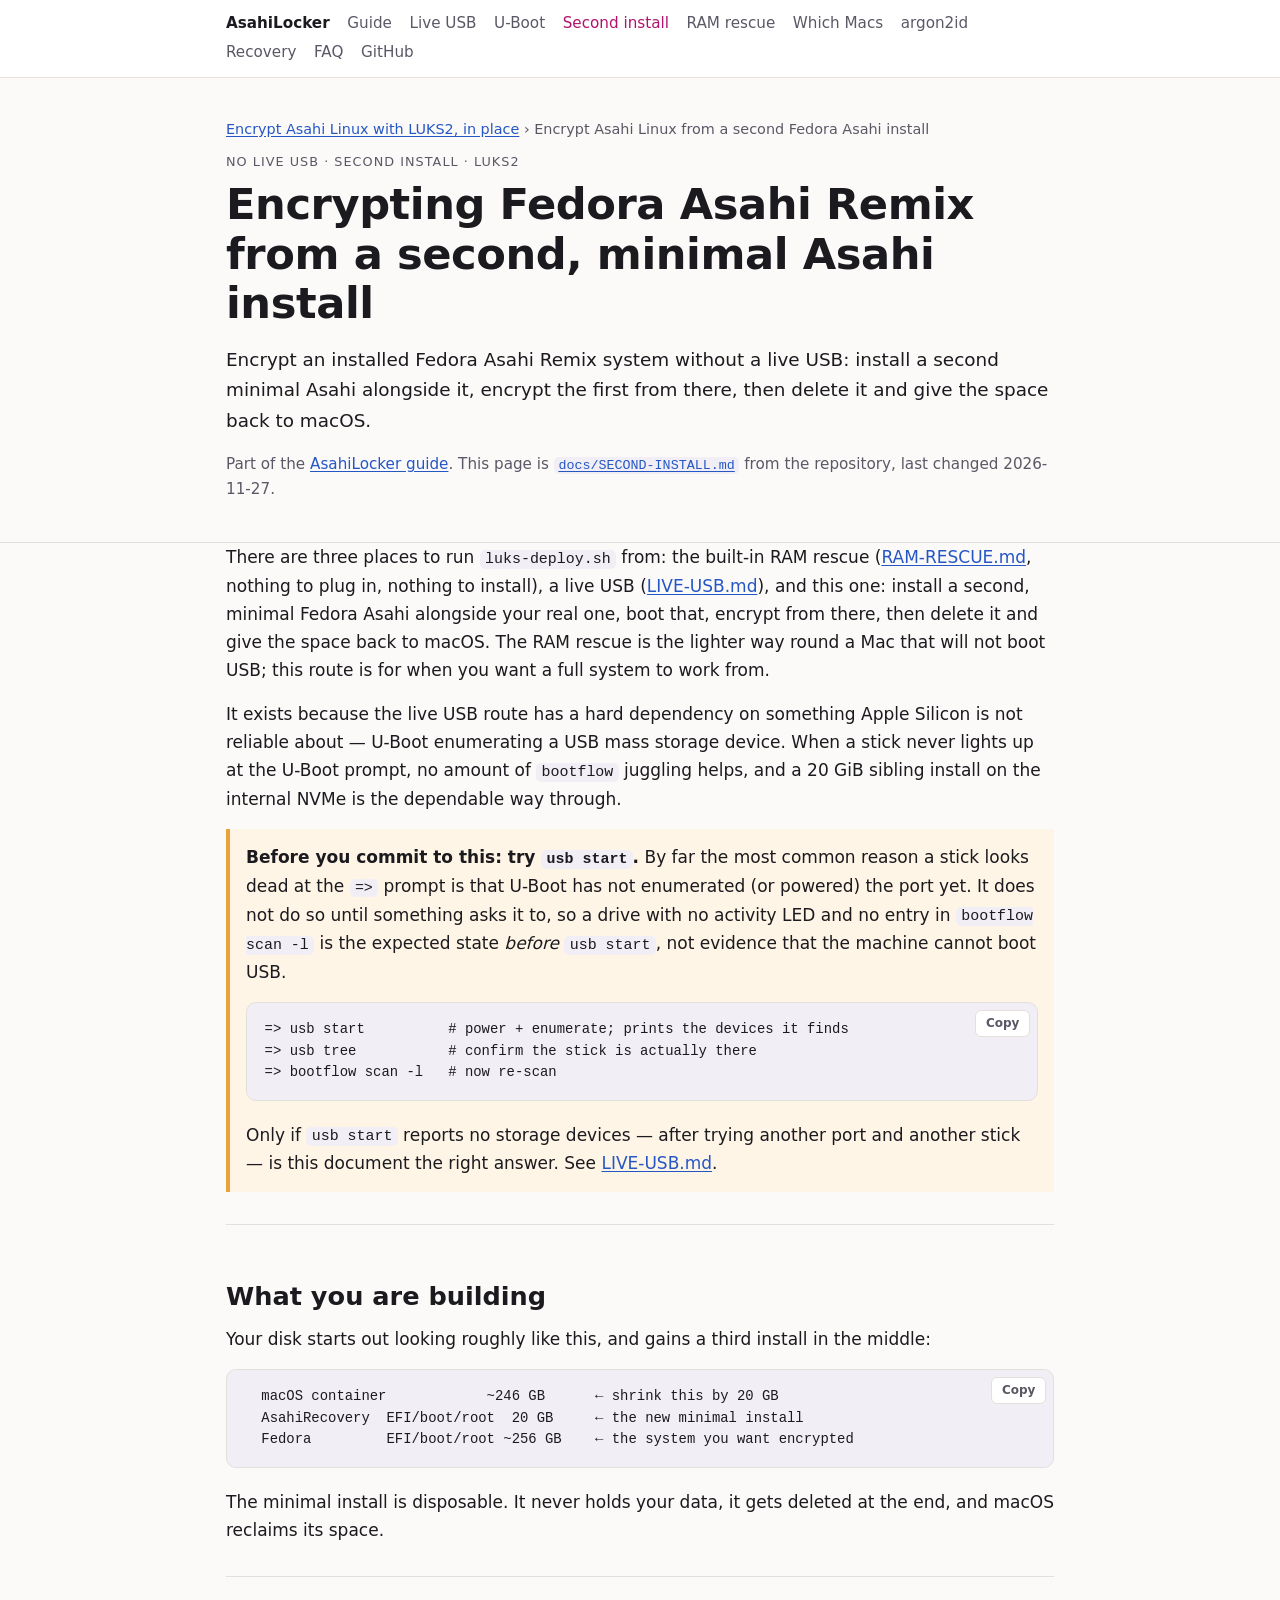
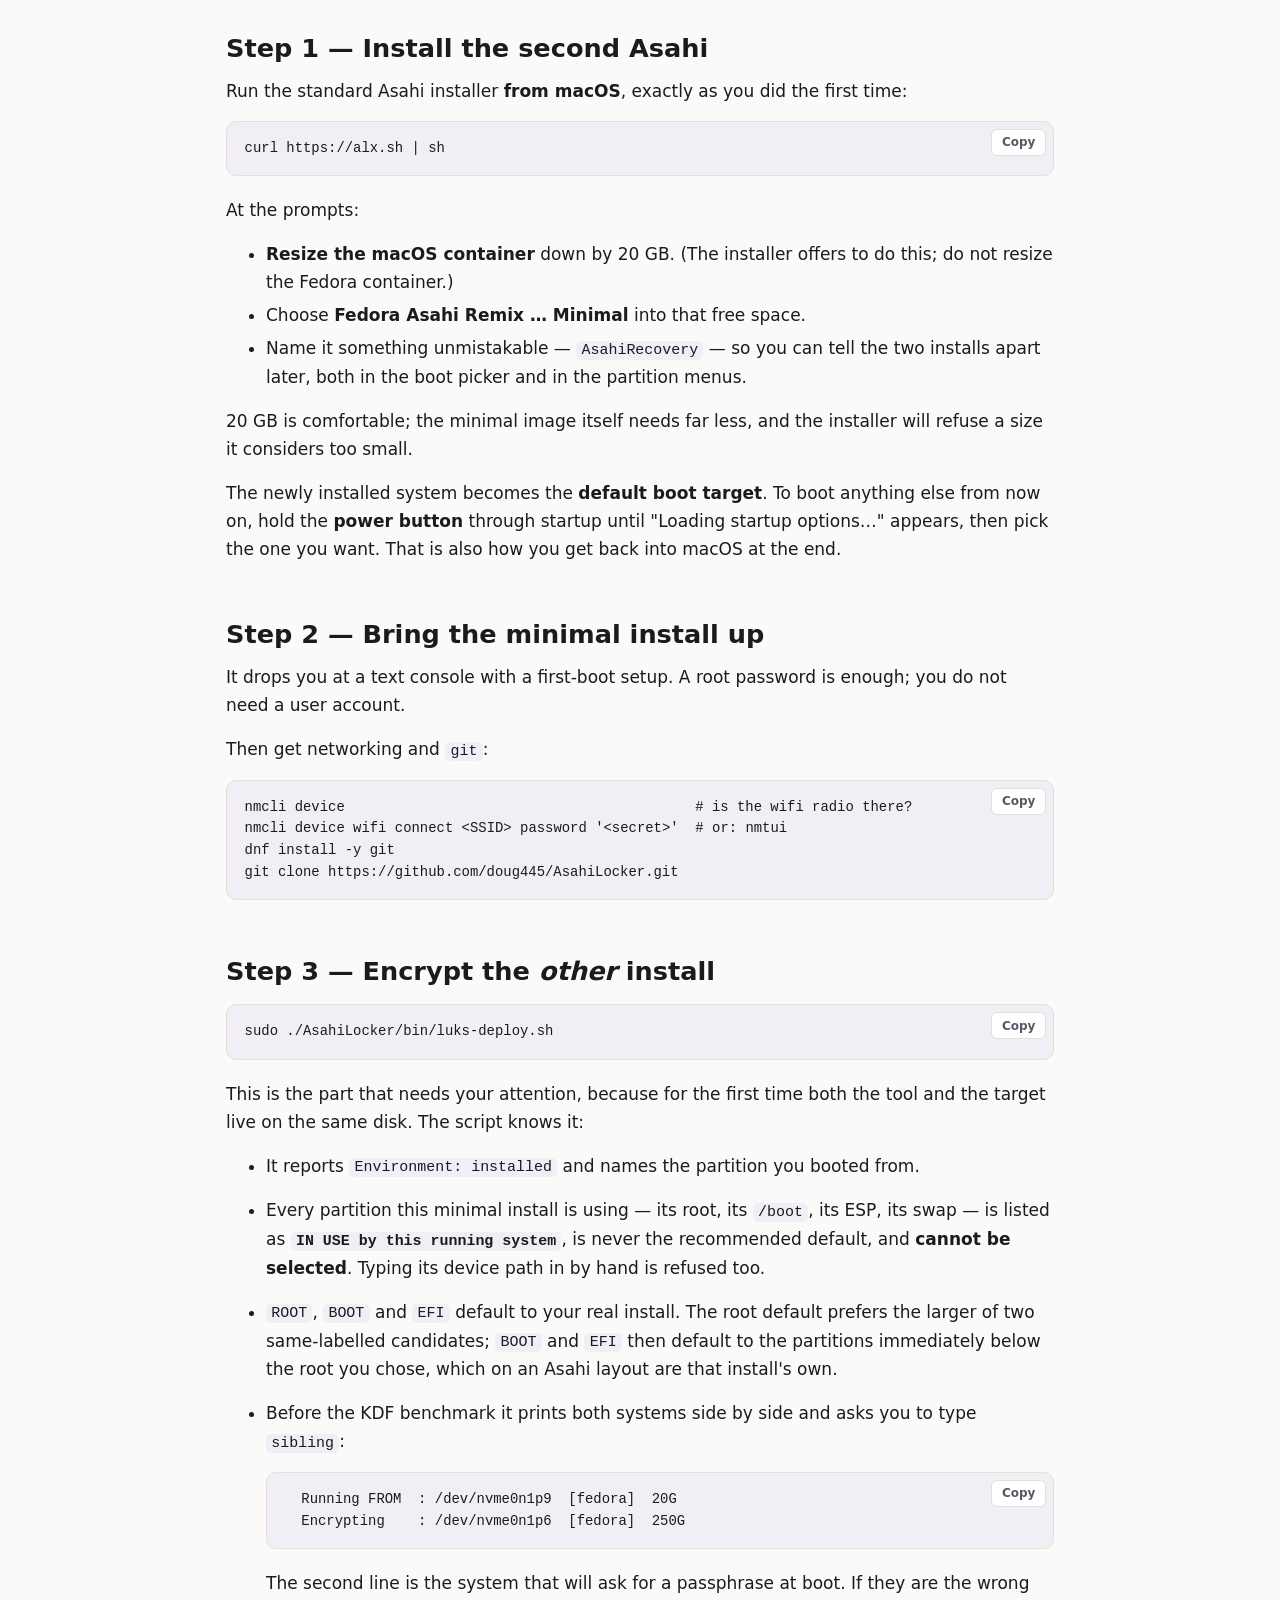
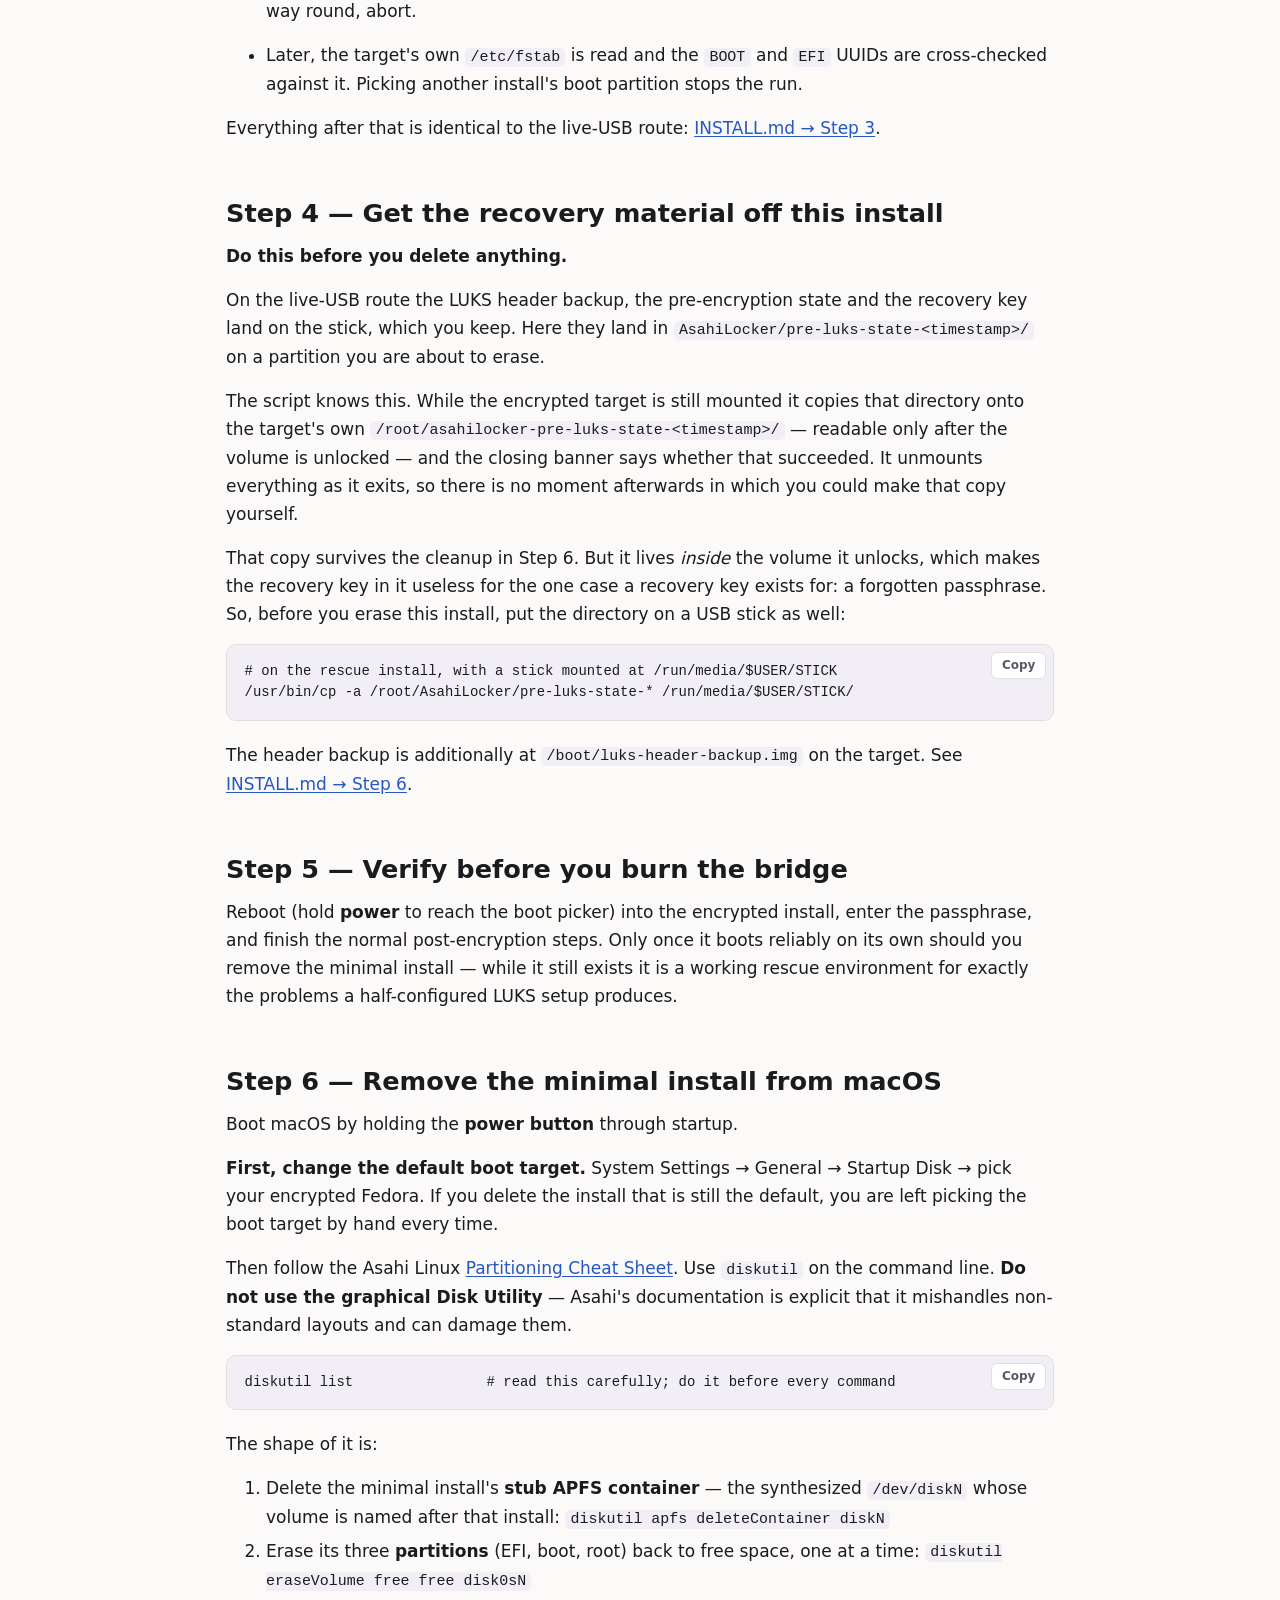
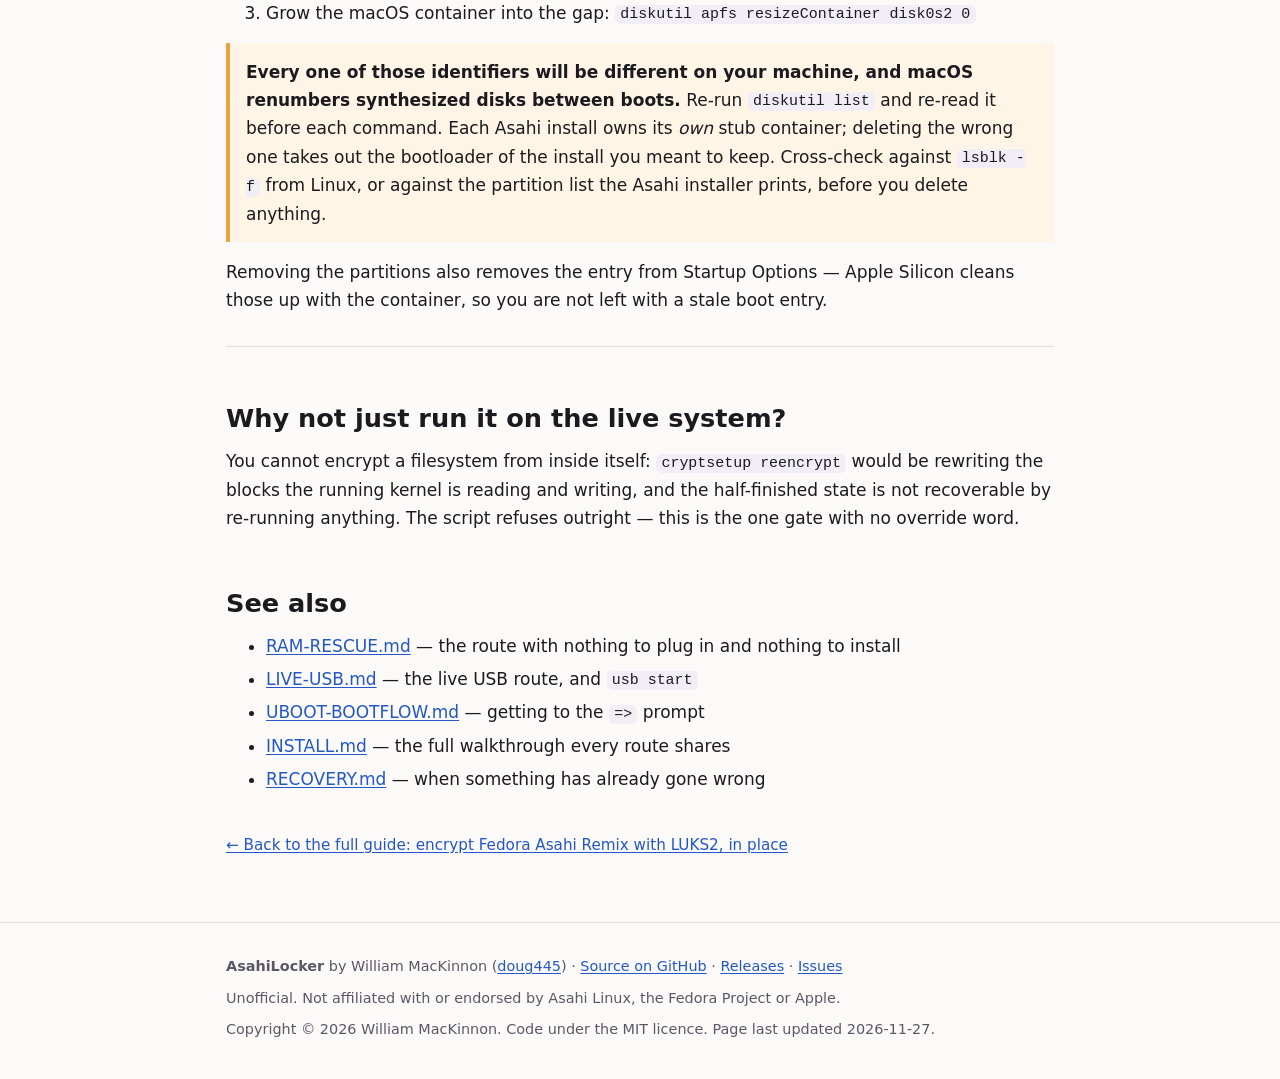
<file: second-install/index.html>
<!doctype html>
<html lang="en">
<head>
<meta charset="utf-8">
<meta name="viewport" content="width=device-width, initial-scale=1">
<title>Encrypt Asahi Linux from a second Fedora Asahi install — AsahiLocker</title>
<meta name="description" content="Encrypt an installed Fedora Asahi Remix system without a live USB: install a second minimal Asahi alongside it, encrypt the first from there, then delete it and give the space back to macOS.">
<link rel="canonical" href="https://doug445.github.io/AsahiLocker/second-install/">
<meta name="author" content="William MacKinnon">
<meta name="robots" content="index, follow, max-image-preview:large">
<meta name="color-scheme" content="light dark">
<meta name="theme-color" content="#0d0b14">
<link rel="stylesheet" href="../style.css">
<meta property="og:type" content="article">
<meta property="og:site_name" content="AsahiLocker">
<meta property="og:title" content="Encrypt Asahi Linux from a second Fedora Asahi install — AsahiLocker">
<meta property="og:description" content="Encrypt an installed Fedora Asahi Remix system without a live USB: install a second minimal Asahi alongside it, encrypt the first from there, then delete it and give the space back to macOS.">
<meta property="og:url" content="https://doug445.github.io/AsahiLocker/second-install/">
<meta property="og:image" content="https://doug445.github.io/AsahiLocker/asahilocker-logo.jpg">
<meta property="og:image:width" content="1280">
<meta property="og:image:height" content="720">
<meta property="article:published_time" content="2026-10-24">
<meta property="article:modified_time" content="2026-11-27">
<meta name="twitter:card" content="summary_large_image">
<script type="application/ld+json">
{
  "@context": "https://schema.org",
  "@graph": [
    {
      "@type": "TechArticle",
      "@id": "https://doug445.github.io/AsahiLocker/second-install/#article",
      "headline": "Encrypting Fedora Asahi Remix from a second, minimal Asahi install",
      "description": "Encrypt an installed Fedora Asahi Remix system without a live USB: install a second minimal Asahi alongside it, encrypt the first from there, then delete it and give the space back to macOS.",
      "datePublished": "2026-10-24",
      "dateModified": "2026-11-27",
      "image": "https://doug445.github.io/AsahiLocker/asahilocker-logo.jpg",
      "inLanguage": "en",
      "author": {
        "@id": "https://doug445.github.io/AsahiLocker/#author"
      },
      "publisher": {
        "@id": "https://doug445.github.io/AsahiLocker/#author"
      },
      "about": {
        "@id": "https://doug445.github.io/AsahiLocker/#software"
      },
      "isPartOf": {
        "@id": "https://doug445.github.io/AsahiLocker/#article"
      },
      "mainEntityOfPage": "https://doug445.github.io/AsahiLocker/second-install/",
      "proficiencyLevel": "Expert"
    },
    {
      "@type": "BreadcrumbList",
      "@id": "https://doug445.github.io/AsahiLocker/second-install/#crumbs",
      "itemListElement": [
        {
          "@type": "ListItem",
          "position": 1,
          "name": "AsahiLocker",
          "item": "https://doug445.github.io/AsahiLocker/"
        },
        {
          "@type": "ListItem",
          "position": 2,
          "name": "Encrypt Asahi Linux from a second Fedora Asahi install",
          "item": "https://doug445.github.io/AsahiLocker/second-install/"
        }
      ]
    }
  ]
}
</script>
  <meta name="msvalidate.01" content="C3102341B9C3AC1DF6AE2EDF29577C95" />
</head>
<body>

<nav class="sitenav" aria-label="AsahiLocker guides">
  <div class="wrap">
    <a class="brand" href="../">AsahiLocker</a>
    <a href="../">Guide</a>
    <a href="../live-usb/">Live USB</a>
    <a href="../u-boot-bootflow/">U-Boot</a>
    <a href="../second-install/" aria-current="page">Second install</a>
    <a href="../ram-rescue/">RAM rescue</a>
    <a href="../which-macs/">Which Macs</a>
    <a href="../argon2id/">argon2id</a>
    <a href="../recovery/">Recovery</a>
    <a href="../faq/">FAQ</a>
    <a href="https://github.com/doug445/AsahiLocker">GitHub</a>
  </div>
</nav>

<header class="hero doc">
  <div class="wrap">
    <p class="crumbs"><a href="../">Encrypt Asahi Linux with LUKS2, in place</a> › Encrypt Asahi Linux from a second Fedora Asahi install</p>
    <p class="eyebrow">No live USB · second install · LUKS2</p>
    <h1>Encrypting Fedora Asahi Remix from a second, minimal Asahi install</h1>
    <p class="lede">Encrypt an installed Fedora Asahi Remix system without a live USB: install a second minimal Asahi alongside it, encrypt the first from there, then delete it and give the space back to macOS.</p>
    <p class="meta">Part of the <a href="../">AsahiLocker guide</a>. This page is
      <a href="https://github.com/doug445/AsahiLocker/blob/main/docs/SECOND-INSTALL.md"><code>docs/SECOND-INSTALL.md</code></a> from the repository,
      last changed 2026-11-27.</p>
  </div>
</header>

<main class="wrap doc">
<p>There are three places to run <code>luks-deploy.sh</code> from: the built-in RAM rescue
(<a href="../ram-rescue/">RAM-RESCUE.md</a>, nothing to plug in, nothing to install), a
live USB (<a href="../live-usb/">LIVE-USB.md</a>), and this one: install a second, minimal
Fedora Asahi alongside your real one, boot that, encrypt from there, then
delete it and give the space back to macOS. The RAM rescue is the lighter way
round a Mac that will not boot USB; this route is for when you want a full
system to work from.</p>
<p>It exists because the live USB route has a hard dependency on something Apple
Silicon is not reliable about — U-Boot enumerating a USB mass storage device.
When a stick never lights up at the U-Boot prompt, no amount of <code>bootflow</code>
juggling helps, and a 20 GiB sibling install on the internal NVMe is the
dependable way through.</p>
<blockquote>
<p><strong>Before you commit to this: try <code>usb start</code>.</strong>
By far the most common reason a stick looks dead at the <code>=&gt;</code> prompt is that
U-Boot has not enumerated (or powered) the port yet. It does not do so until
something asks it to, so a drive with no activity LED and no entry in
<code>bootflow scan -l</code> is the expected state <em>before</em> <code>usb start</code>, not evidence
that the machine cannot boot USB.</p>
<div class="codeblock"><pre><code>=&gt; usb start          # power + enumerate; prints the devices it finds
=&gt; usb tree           # confirm the stick is actually there
=&gt; bootflow scan -l   # now re-scan
</code></pre></div>
<p>Only if <code>usb start</code> reports no storage devices — after trying another port
and another stick — is this document the right answer. See
<a href="../live-usb/#if-the-usb-will-not-boot">LIVE-USB.md</a>.</p>
</blockquote>
<hr>
<h2 id="what-you-are-building">What you are building</h2>
<p>Your disk starts out looking roughly like this, and gains a third install in
the middle:</p>
<div class="codeblock"><pre><code>  macOS container            ~246 GB      ← shrink this by 20 GB
  AsahiRecovery  EFI/boot/root  20 GB     ← the new minimal install
  Fedora         EFI/boot/root ~256 GB    ← the system you want encrypted
</code></pre></div>
<p>The minimal install is disposable. It never holds your data, it gets deleted
at the end, and macOS reclaims its space.</p>
<hr>
<h2 id="step-1--install-the-second-asahi">Step 1 — Install the second Asahi</h2>
<p>Run the standard Asahi installer <strong>from macOS</strong>, exactly as you did the first
time:</p>
<div class="codeblock"><pre><code>curl https://alx.sh <span class="pl-k">|</span> sh</code></pre></div>
<p>At the prompts:</p>
<ul>
<li>
<strong>Resize the macOS container</strong> down by 20 GB. (The installer offers to do
this; do not resize the Fedora container.)</li>
<li>Choose <strong>Fedora Asahi Remix … Minimal</strong> into that free space.</li>
<li>Name it something unmistakable — <code>AsahiRecovery</code> — so you can tell the two
installs apart later, both in the boot picker and in the partition menus.</li>
</ul>
<p>20 GB is comfortable; the minimal image itself needs far less, and the
installer will refuse a size it considers too small.</p>
<p>The newly installed system becomes the <strong>default boot target</strong>. To boot
anything else from now on, hold the <strong>power button</strong> through startup until
"Loading startup options…" appears, then pick the one you want. That is also
how you get back into macOS at the end.</p>
<h2 id="step-2--bring-the-minimal-install-up">Step 2 — Bring the minimal install up</h2>
<p>It drops you at a text console with a first-boot setup. A root password is
enough; you do not need a user account.</p>
<p>Then get networking and <code>git</code>:</p>
<div class="codeblock"><pre><code>nmcli device                                          <span class="pl-c"><span class="pl-c">#</span> is the wifi radio there?</span>
nmcli device wifi connect <span class="pl-k">&lt;</span>SSID<span class="pl-k">&gt;</span> password <span class="pl-s"><span class="pl-pds">'</span>&lt;secret&gt;<span class="pl-pds">'</span></span>  <span class="pl-c"><span class="pl-c">#</span> or: nmtui</span>
dnf install -y git
git clone https://github.com/doug445/AsahiLocker.git</code></pre></div>
<h2 id="step-3--encrypt-the-other-install">Step 3 — Encrypt the <em>other</em> install</h2>
<div class="codeblock"><pre><code>sudo ./AsahiLocker/bin/luks-deploy.sh</code></pre></div>
<p>This is the part that needs your attention, because for the first time both
the tool and the target live on the same disk. The script knows it:</p>
<ul>
<li>
<p>It reports <code>Environment: installed</code> and names the partition you booted from.</p>
</li>
<li>
<p>Every partition this minimal install is using — its root, its <code>/boot</code>, its
ESP, its swap — is listed as <strong><code>IN USE by this running system</code></strong>, is never
the recommended default, and <strong>cannot be selected</strong>. Typing its device path
in by hand is refused too.</p>
</li>
<li>
<p><code>ROOT</code>, <code>BOOT</code> and <code>EFI</code> default to your real install. The root default
prefers the larger of two same-labelled candidates; <code>BOOT</code> and <code>EFI</code> then
default to the partitions immediately below the root you chose, which on an
Asahi layout are that install's own.</p>
</li>
<li>
<p>Before the KDF benchmark it prints both systems side by side and asks you to
type <code>sibling</code>:</p>
<div class="codeblock"><pre><code>  Running FROM  : /dev/nvme0n1p9  [fedora]  20G
  Encrypting    : /dev/nvme0n1p6  [fedora]  250G
</code></pre></div>
<p>The second line is the system that will ask for a passphrase at boot. If
they are the wrong way round, abort.</p>
</li>
<li>
<p>Later, the target's own <code>/etc/fstab</code> is read and the <code>BOOT</code> and <code>EFI</code> UUIDs
are cross-checked against it. Picking another install's boot partition stops
the run.</p>
</li>
</ul>
<p>Everything after that is identical to the live-USB route:
<a href="https://github.com/doug445/AsahiLocker/blob/main/docs/INSTALL.md#step-3--run-the-encryption">INSTALL.md → Step 3</a>.</p>
<h2 id="step-4--get-the-recovery-material-off-this-install">Step 4 — Get the recovery material off this install</h2>
<p><strong>Do this before you delete anything.</strong></p>
<p>On the live-USB route the LUKS header backup, the pre-encryption state and the
recovery key land on the stick, which you keep. Here they land in
<code>AsahiLocker/pre-luks-state-&lt;timestamp&gt;/</code> on a partition you are about to
erase.</p>
<p>The script knows this. While the encrypted target is still mounted it copies
that directory onto the target's own <code>/root/asahilocker-pre-luks-state-&lt;timestamp&gt;/</code>
— readable only after the volume is unlocked — and the closing banner says
whether that succeeded. It unmounts everything as it exits, so there is no
moment afterwards in which you could make that copy yourself.</p>
<p>That copy survives the cleanup in Step 6. But it lives <em>inside</em> the volume it
unlocks, which makes the recovery key in it useless for the one case a
recovery key exists for: a forgotten passphrase. So, before you erase this
install, put the directory on a USB stick as well:</p>
<div class="codeblock"><pre><code><span class="pl-c"><span class="pl-c">#</span> on the rescue install, with a stick mounted at /run/media/$USER/STICK</span>
/usr/bin/cp -a /root/AsahiLocker/pre-luks-state-<span class="pl-k">*</span> /run/media/<span class="pl-smi">$USER</span>/STICK/</code></pre></div>
<p>The header backup is additionally at <code>/boot/luks-header-backup.img</code> on the
target. See <a href="https://github.com/doug445/AsahiLocker/blob/main/docs/INSTALL.md#step-6--secure-the-recovery-bundle">INSTALL.md → Step 6</a>.</p>
<h2 id="step-5--verify-before-you-burn-the-bridge">Step 5 — Verify before you burn the bridge</h2>
<p>Reboot (hold <strong>power</strong> to reach the boot picker) into the encrypted install,
enter the passphrase, and finish the normal post-encryption steps. Only once
it boots reliably on its own should you remove the minimal install — while it
still exists it is a working rescue environment for exactly the problems a
half-configured LUKS setup produces.</p>
<h2 id="step-6--remove-the-minimal-install-from-macos">Step 6 — Remove the minimal install from macOS</h2>
<p>Boot macOS by holding the <strong>power button</strong> through startup.</p>
<p><strong>First, change the default boot target.</strong> System Settings → General →
Startup Disk → pick your encrypted Fedora. If you delete the install that is
still the default, you are left picking the boot target by hand every time.</p>
<p>Then follow the Asahi Linux
<a href="https://asahilinux.org/docs/platform/partitioning-cheatsheet/">Partitioning Cheat Sheet</a>.
Use <code>diskutil</code> on the command line. <strong>Do not use the graphical Disk Utility</strong>
— Asahi's documentation is explicit that it mishandles non-standard layouts
and can damage them.</p>
<div class="codeblock"><pre><code>diskutil list                <span class="pl-c"><span class="pl-c">#</span> read this carefully; do it before every command</span></code></pre></div>
<p>The shape of it is:</p>
<ol>
<li>Delete the minimal install's <strong>stub APFS container</strong> — the synthesized
<code>/dev/diskN</code> whose volume is named after that install:
<code>diskutil apfs deleteContainer diskN</code>
</li>
<li>Erase its three <strong>partitions</strong> (EFI, boot, root) back to free space, one at
a time: <code>diskutil eraseVolume free free disk0sN</code>
</li>
<li>Grow the macOS container into the gap:
<code>diskutil apfs resizeContainer disk0s2 0</code>
</li>
</ol>
<blockquote>
<p><strong>Every one of those identifiers will be different on your machine, and
macOS renumbers synthesized disks between boots.</strong> Re-run <code>diskutil list</code>
and re-read it before each command. Each Asahi install owns its <em>own</em> stub
container; deleting the wrong one takes out the bootloader of the install
you meant to keep. Cross-check against <code>lsblk -f</code> from Linux, or against the
partition list the Asahi installer prints, before you delete anything.</p>
</blockquote>
<p>Removing the partitions also removes the entry from Startup Options — Apple
Silicon cleans those up with the container, so you are not left with a stale
boot entry.</p>
<hr>
<h2 id="why-not-just-run-it-on-the-live-system">Why not just run it on the live system?</h2>
<p>You cannot encrypt a filesystem from inside itself: <code>cryptsetup reencrypt</code>
would be rewriting the blocks the running kernel is reading and writing, and
the half-finished state is not recoverable by re-running anything. The script
refuses outright — this is the one gate with no override word.</p>
<h2 id="see-also">See also</h2>
<ul>
<li>
<a href="../ram-rescue/">RAM-RESCUE.md</a> — the route with nothing to plug in and nothing to install</li>
<li>
<a href="../live-usb/">LIVE-USB.md</a> — the live USB route, and <code>usb start</code>
</li>
<li>
<a href="../u-boot-bootflow/">UBOOT-BOOTFLOW.md</a> — getting to the <code>=&gt;</code> prompt</li>
<li>
<a href="https://github.com/doug445/AsahiLocker/blob/main/docs/INSTALL.md">INSTALL.md</a> — the full walkthrough every route shares</li>
<li>
<a href="../recovery/">RECOVERY.md</a> — when something has already gone wrong</li>
</ul>

<p class="backlink"><a href="../">← Back to the full guide: encrypt Fedora Asahi Remix with LUKS2, in place</a></p>
</main>

<footer>
  <div class="wrap">
    <p><strong>AsahiLocker</strong> by William MacKinnon
      (<a href="https://doug445.github.io/">doug445</a>) ·
      <a href="https://github.com/doug445/AsahiLocker">Source on GitHub</a> ·
      <a href="https://github.com/doug445/AsahiLocker/releases">Releases</a> ·
      <a href="https://github.com/doug445/AsahiLocker/issues">Issues</a></p>
    <p>Unofficial. Not affiliated with or endorsed by Asahi Linux, the Fedora Project or Apple.</p>
    <p>Copyright © 2026 William MacKinnon. Code under the MIT licence. Page last updated 2026-11-27.</p>
  </div>
</footer>

<script>
document.querySelectorAll('.codeblock').forEach(function (block) {
  var btn = document.createElement('button');
  btn.className = 'copy'; btn.type = 'button'; btn.textContent = 'Copy';
  btn.addEventListener('click', function () {
    var text = block.querySelector('code').innerText;
    navigator.clipboard.writeText(text).then(function () {
      btn.textContent = 'Copied'; setTimeout(function () { btn.textContent = 'Copy'; }, 1500);
    }).catch(function () { btn.textContent = 'Select + copy'; });
  });
  block.appendChild(btn);
});
</script>
</body>
</html>
</file>
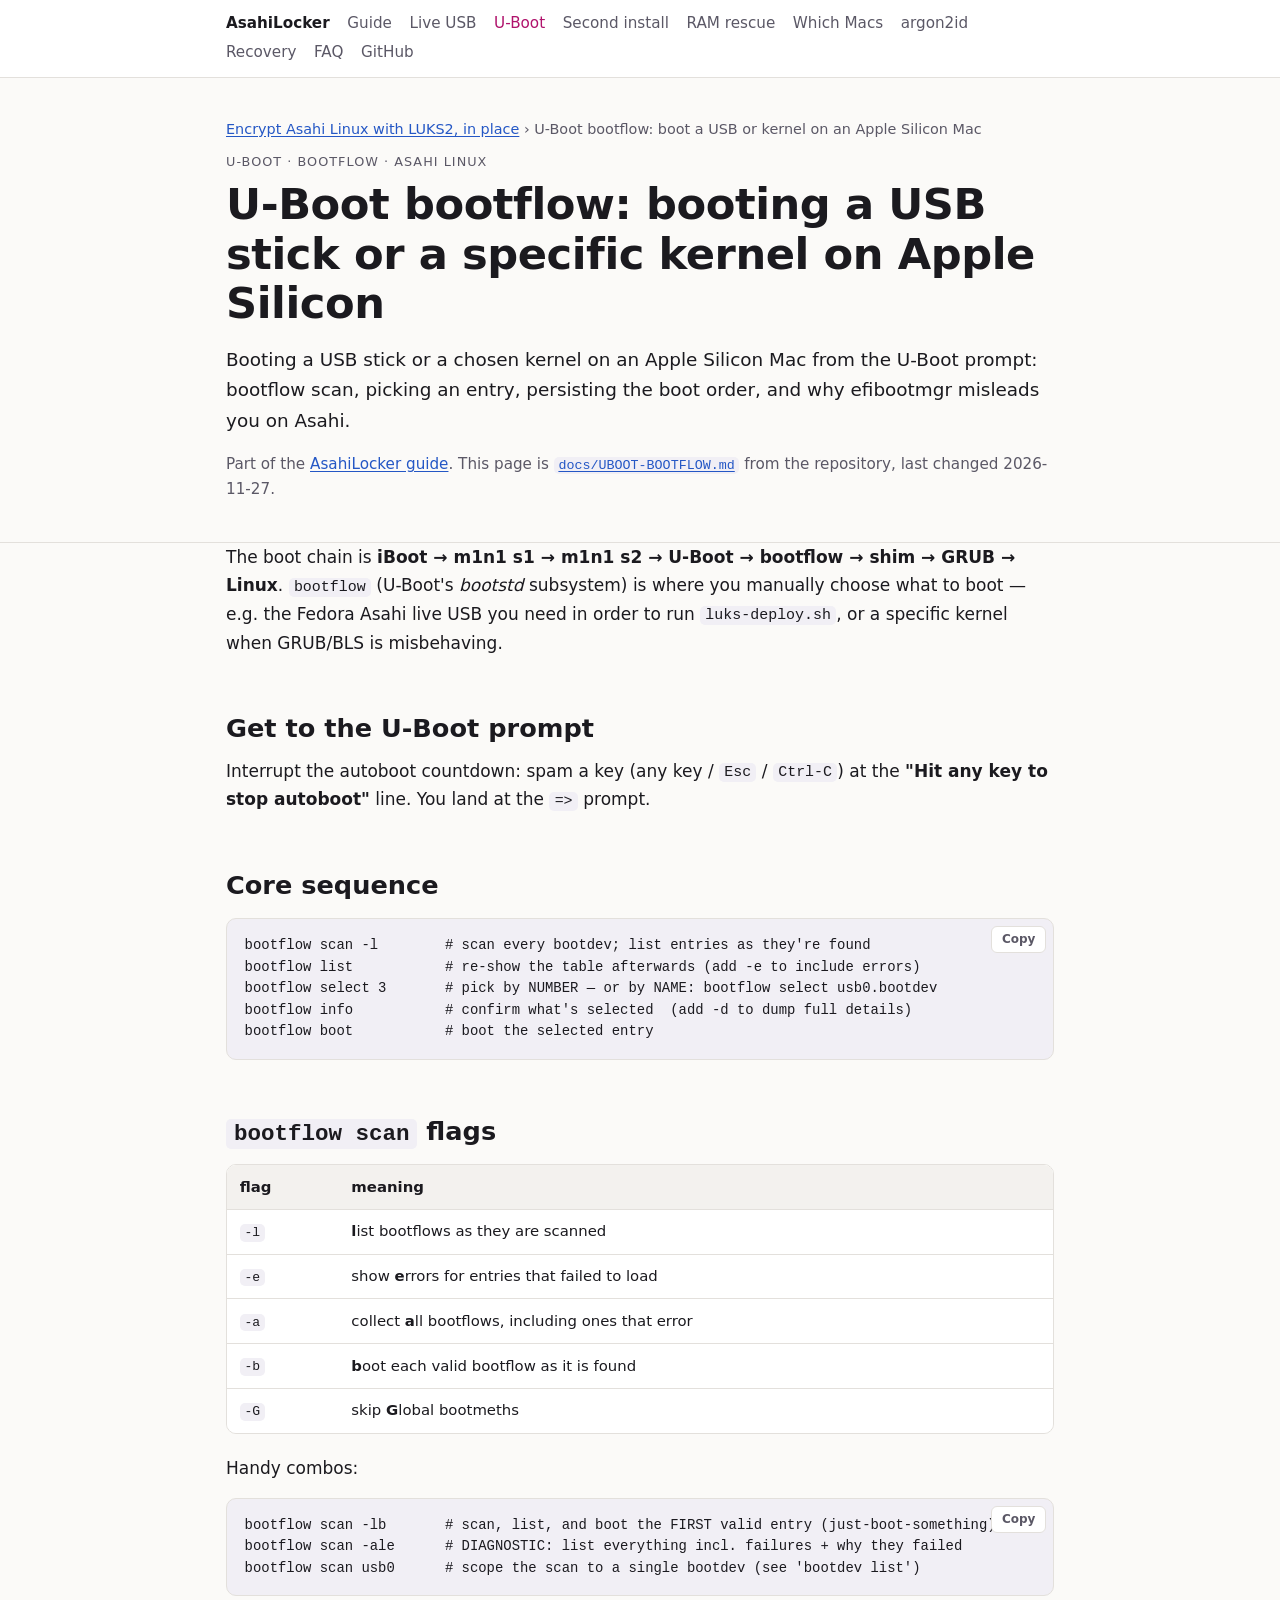
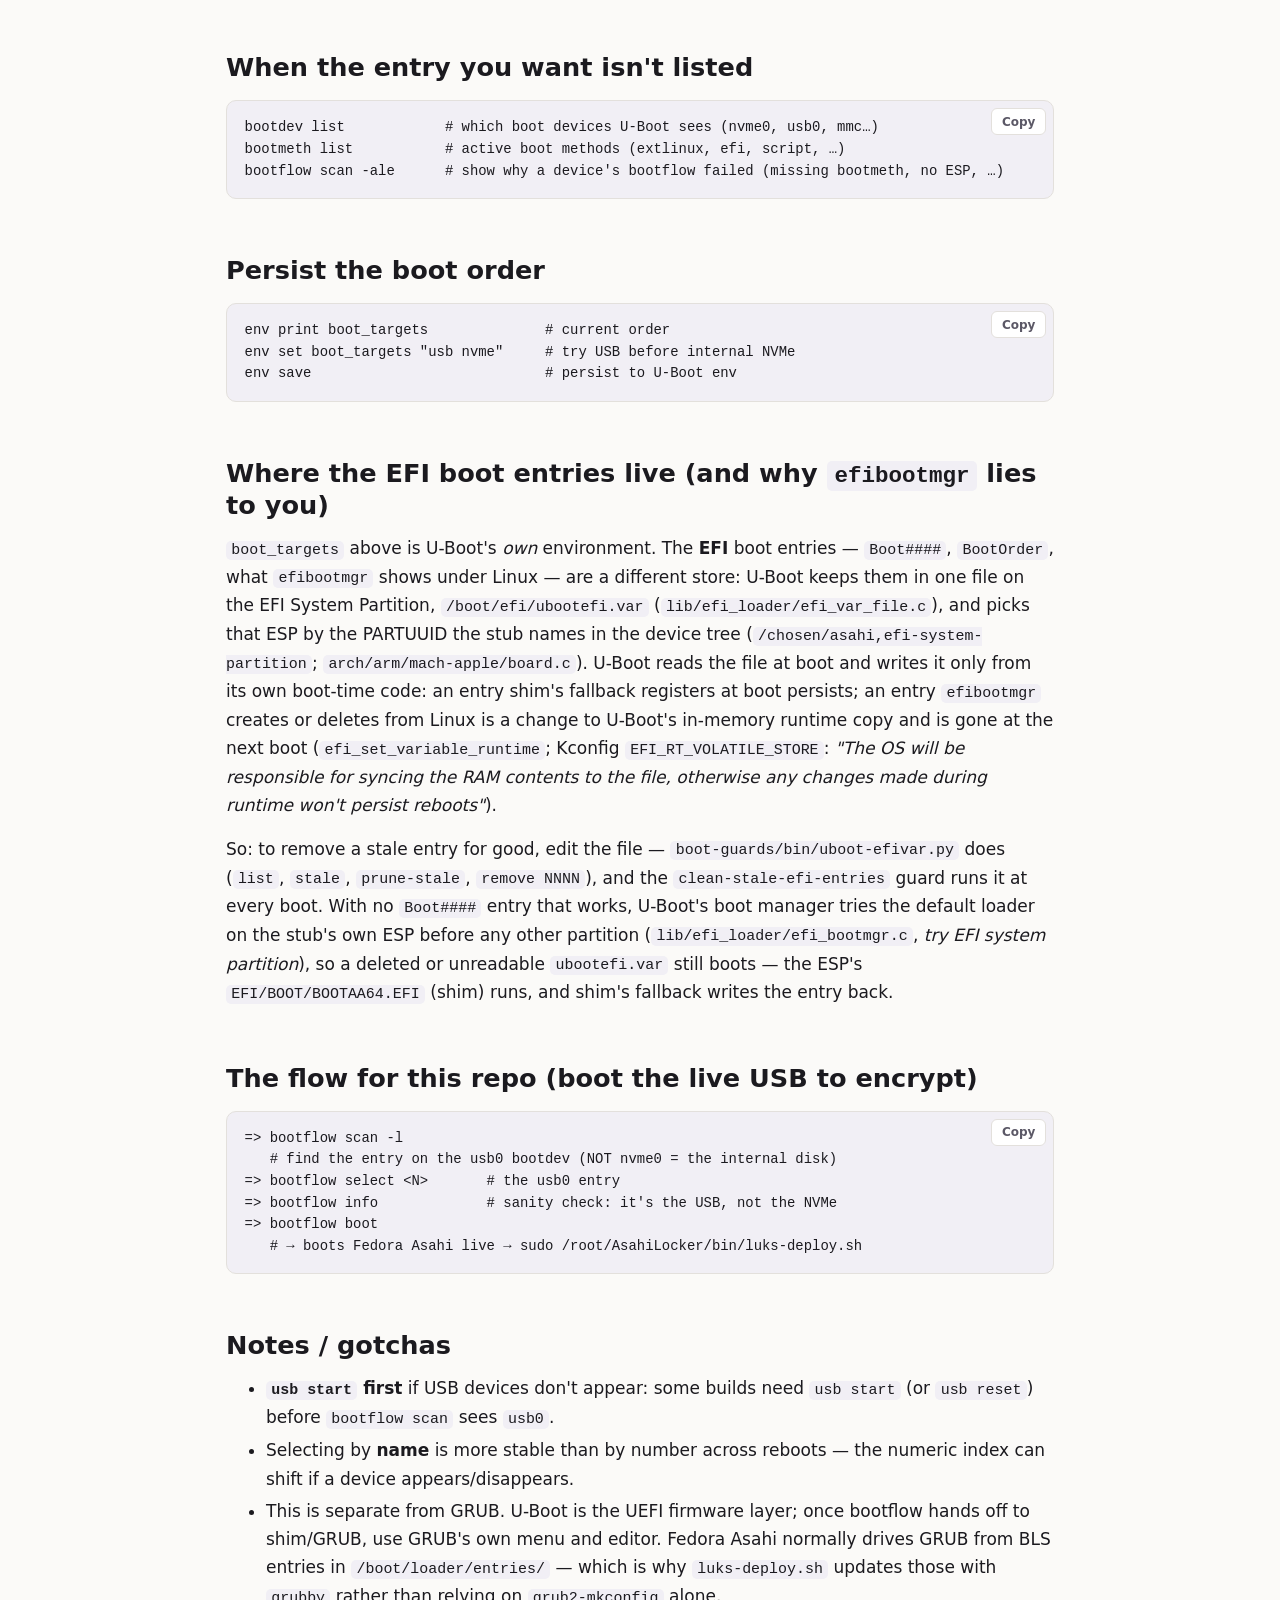
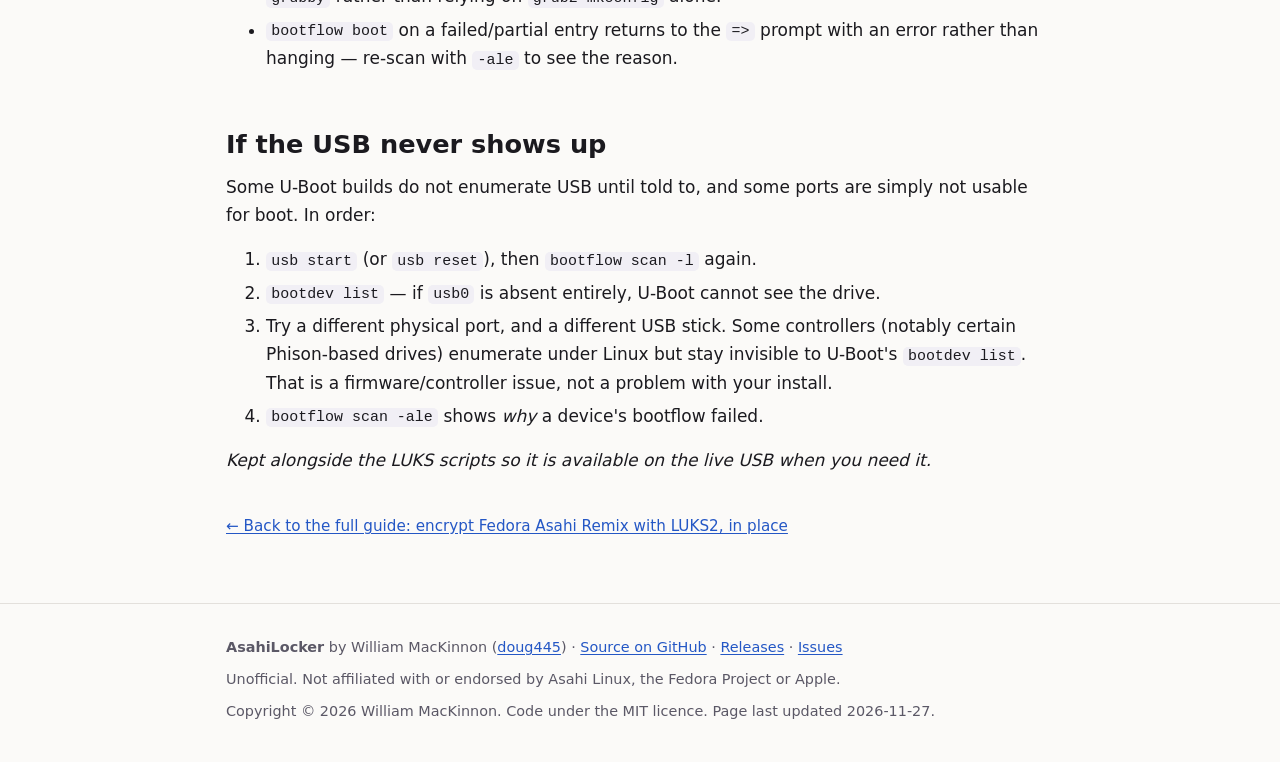
<file: u-boot-bootflow/index.html>
<!doctype html>
<html lang="en">
<head>
<meta charset="utf-8">
<meta name="viewport" content="width=device-width, initial-scale=1">
<title>U-Boot bootflow: boot a USB or kernel on an Apple Silicon Mac — AsahiLocker</title>
<meta name="description" content="Booting a USB stick or a chosen kernel on an Apple Silicon Mac from the U-Boot prompt: bootflow scan, picking an entry, persisting the boot order, and why efibootmgr misleads you on Asahi.">
<link rel="canonical" href="https://doug445.github.io/AsahiLocker/u-boot-bootflow/">
<meta name="author" content="William MacKinnon">
<meta name="robots" content="index, follow, max-image-preview:large">
<meta name="color-scheme" content="light dark">
<meta name="theme-color" content="#0d0b14">
<link rel="stylesheet" href="../style.css">
<meta property="og:type" content="article">
<meta property="og:site_name" content="AsahiLocker">
<meta property="og:title" content="U-Boot bootflow: boot a USB or kernel on an Apple Silicon Mac — AsahiLocker">
<meta property="og:description" content="Booting a USB stick or a chosen kernel on an Apple Silicon Mac from the U-Boot prompt: bootflow scan, picking an entry, persisting the boot order, and why efibootmgr misleads you on Asahi.">
<meta property="og:url" content="https://doug445.github.io/AsahiLocker/u-boot-bootflow/">
<meta property="og:image" content="https://doug445.github.io/AsahiLocker/asahilocker-logo.jpg">
<meta property="og:image:width" content="1280">
<meta property="og:image:height" content="720">
<meta property="article:published_time" content="2026-10-24">
<meta property="article:modified_time" content="2026-11-27">
<meta name="twitter:card" content="summary_large_image">
<script type="application/ld+json">
{
  "@context": "https://schema.org",
  "@graph": [
    {
      "@type": "TechArticle",
      "@id": "https://doug445.github.io/AsahiLocker/u-boot-bootflow/#article",
      "headline": "U-Boot bootflow: booting a USB stick or a specific kernel on Apple Silicon",
      "description": "Booting a USB stick or a chosen kernel on an Apple Silicon Mac from the U-Boot prompt: bootflow scan, picking an entry, persisting the boot order, and why efibootmgr misleads you on Asahi.",
      "datePublished": "2026-10-24",
      "dateModified": "2026-11-27",
      "image": "https://doug445.github.io/AsahiLocker/asahilocker-logo.jpg",
      "inLanguage": "en",
      "author": {
        "@id": "https://doug445.github.io/AsahiLocker/#author"
      },
      "publisher": {
        "@id": "https://doug445.github.io/AsahiLocker/#author"
      },
      "about": {
        "@id": "https://doug445.github.io/AsahiLocker/#software"
      },
      "isPartOf": {
        "@id": "https://doug445.github.io/AsahiLocker/#article"
      },
      "mainEntityOfPage": "https://doug445.github.io/AsahiLocker/u-boot-bootflow/",
      "proficiencyLevel": "Expert"
    },
    {
      "@type": "BreadcrumbList",
      "@id": "https://doug445.github.io/AsahiLocker/u-boot-bootflow/#crumbs",
      "itemListElement": [
        {
          "@type": "ListItem",
          "position": 1,
          "name": "AsahiLocker",
          "item": "https://doug445.github.io/AsahiLocker/"
        },
        {
          "@type": "ListItem",
          "position": 2,
          "name": "U-Boot bootflow: boot a USB or kernel on an Apple Silicon Mac",
          "item": "https://doug445.github.io/AsahiLocker/u-boot-bootflow/"
        }
      ]
    }
  ]
}
</script>
  <meta name="msvalidate.01" content="C3102341B9C3AC1DF6AE2EDF29577C95" />
</head>
<body>

<nav class="sitenav" aria-label="AsahiLocker guides">
  <div class="wrap">
    <a class="brand" href="../">AsahiLocker</a>
    <a href="../">Guide</a>
    <a href="../live-usb/">Live USB</a>
    <a href="../u-boot-bootflow/" aria-current="page">U-Boot</a>
    <a href="../second-install/">Second install</a>
    <a href="../ram-rescue/">RAM rescue</a>
    <a href="../which-macs/">Which Macs</a>
    <a href="../argon2id/">argon2id</a>
    <a href="../recovery/">Recovery</a>
    <a href="../faq/">FAQ</a>
    <a href="https://github.com/doug445/AsahiLocker">GitHub</a>
  </div>
</nav>

<header class="hero doc">
  <div class="wrap">
    <p class="crumbs"><a href="../">Encrypt Asahi Linux with LUKS2, in place</a> › U-Boot bootflow: boot a USB or kernel on an Apple Silicon Mac</p>
    <p class="eyebrow">U-Boot · bootflow · Asahi Linux</p>
    <h1>U-Boot bootflow: booting a USB stick or a specific kernel on Apple Silicon</h1>
    <p class="lede">Booting a USB stick or a chosen kernel on an Apple Silicon Mac from the U-Boot prompt: bootflow scan, picking an entry, persisting the boot order, and why efibootmgr misleads you on Asahi.</p>
    <p class="meta">Part of the <a href="../">AsahiLocker guide</a>. This page is
      <a href="https://github.com/doug445/AsahiLocker/blob/main/docs/UBOOT-BOOTFLOW.md"><code>docs/UBOOT-BOOTFLOW.md</code></a> from the repository,
      last changed 2026-11-27.</p>
  </div>
</header>

<main class="wrap doc">
<p>The boot chain is <strong>iBoot → m1n1 s1 → m1n1 s2 → U-Boot → bootflow → shim → GRUB → Linux</strong>.
<code>bootflow</code> (U-Boot's <em>bootstd</em> subsystem) is where you manually choose what to boot —
e.g. the Fedora Asahi live USB you need in order to run <code>luks-deploy.sh</code>, or a specific kernel when GRUB/BLS
is misbehaving.</p>
<h2 id="get-to-the-u-boot-prompt">Get to the U-Boot prompt</h2>
<p>Interrupt the autoboot countdown: spam a key (any key / <code>Esc</code> / <code>Ctrl-C</code>) at the
<strong>"Hit any key to stop autoboot"</strong> line. You land at the <code>=&gt;</code> prompt.</p>
<h2 id="core-sequence">Core sequence</h2>
<div class="codeblock"><pre><code>bootflow scan -l        # scan every bootdev; list entries as they're found
bootflow list           # re-show the table afterwards (add -e to include errors)
bootflow select 3       # pick by NUMBER — or by NAME: bootflow select usb0.bootdev
bootflow info           # confirm what's selected  (add -d to dump full details)
bootflow boot           # boot the selected entry
</code></pre></div>
<h2 id="bootflow-scan-flags">
<code>bootflow scan</code> flags</h2>
<div class="table-scroll"><table>
<thead>
<tr>
<th>flag</th>
<th>meaning</th>
</tr>
</thead>
<tbody>
<tr>
<td><code>-l</code></td>
<td>
<strong>l</strong>ist bootflows as they are scanned</td>
</tr>
<tr>
<td><code>-e</code></td>
<td>show <strong>e</strong>rrors for entries that failed to load</td>
</tr>
<tr>
<td><code>-a</code></td>
<td>collect <strong>a</strong>ll bootflows, including ones that error</td>
</tr>
<tr>
<td><code>-b</code></td>
<td>
<strong>b</strong>oot each valid bootflow as it is found</td>
</tr>
<tr>
<td><code>-G</code></td>
<td>skip <strong>G</strong>lobal bootmeths</td>
</tr>
</tbody>
</table></div>
<p>Handy combos:</p>
<div class="codeblock"><pre><code>bootflow scan -lb       # scan, list, and boot the FIRST valid entry (just-boot-something)
bootflow scan -ale      # DIAGNOSTIC: list everything incl. failures + why they failed
bootflow scan usb0      # scope the scan to a single bootdev (see 'bootdev list')
</code></pre></div>
<h2 id="when-the-entry-you-want-isnt-listed">When the entry you want isn't listed</h2>
<div class="codeblock"><pre><code>bootdev list            # which boot devices U-Boot sees (nvme0, usb0, mmc…)
bootmeth list           # active boot methods (extlinux, efi, script, …)
bootflow scan -ale      # show why a device's bootflow failed (missing bootmeth, no ESP, …)
</code></pre></div>
<h2 id="persist-the-boot-order">Persist the boot order</h2>
<div class="codeblock"><pre><code>env print boot_targets              # current order
env set boot_targets "usb nvme"     # try USB before internal NVMe
env save                            # persist to U-Boot env
</code></pre></div>
<h2 id="where-the-efi-boot-entries-live-and-why-efibootmgr-lies-to-you">Where the EFI boot entries live (and why <code>efibootmgr</code> lies to you)</h2>
<p><code>boot_targets</code> above is U-Boot's <em>own</em> environment. The <strong>EFI</strong> boot entries —
<code>Boot####</code>, <code>BootOrder</code>, what <code>efibootmgr</code> shows under Linux — are a different
store: U-Boot keeps them in one file on the EFI System Partition,
<code>/boot/efi/ubootefi.var</code> (<code>lib/efi_loader/efi_var_file.c</code>), and picks that ESP
by the PARTUUID the stub names in the device tree
(<code>/chosen/asahi,efi-system-partition</code>; <code>arch/arm/mach-apple/board.c</code>). U-Boot
reads the file at boot and writes it only from its own boot-time code: an
entry shim's fallback registers at boot persists; an entry <code>efibootmgr</code>
creates or deletes from Linux is a change to U-Boot's in-memory runtime copy
and is gone at the next boot (<code>efi_set_variable_runtime</code>; Kconfig
<code>EFI_RT_VOLATILE_STORE</code>: <em>"The OS will be responsible for syncing the RAM
contents to the file, otherwise any changes made during runtime won't persist
reboots"</em>).</p>
<p>So: to remove a stale entry for good, edit the file —
<code>boot-guards/bin/uboot-efivar.py</code> does (<code>list</code>, <code>stale</code>, <code>prune-stale</code>,
<code>remove NNNN</code>), and the <code>clean-stale-efi-entries</code> guard runs it at every boot.
With no <code>Boot####</code> entry that works, U-Boot's boot manager tries the default
loader on the stub's own ESP before any other partition
(<code>lib/efi_loader/efi_bootmgr.c</code>, <em>try EFI system partition</em>), so a deleted or
unreadable <code>ubootefi.var</code> still boots — the ESP's <code>EFI/BOOT/BOOTAA64.EFI</code>
(shim) runs, and shim's fallback writes the entry back.</p>
<h2 id="the-flow-for-this-repo-boot-the-live-usb-to-encrypt">The flow for this repo (boot the live USB to encrypt)</h2>
<div class="codeblock"><pre><code>=&gt; bootflow scan -l
   # find the entry on the usb0 bootdev (NOT nvme0 = the internal disk)
=&gt; bootflow select &lt;N&gt;       # the usb0 entry
=&gt; bootflow info             # sanity check: it's the USB, not the NVMe
=&gt; bootflow boot
   # → boots Fedora Asahi live → sudo /root/AsahiLocker/bin/luks-deploy.sh
</code></pre></div>
<h2 id="notes--gotchas">Notes / gotchas</h2>
<ul>
<li>
<strong><code>usb start</code> first</strong> if USB devices don't appear: some builds need
<code>usb start</code> (or <code>usb reset</code>) before <code>bootflow scan</code> sees <code>usb0</code>.</li>
<li>Selecting by <strong>name</strong> is more stable than by number across reboots — the
numeric index can shift if a device appears/disappears.</li>
<li>This is separate from GRUB. U-Boot is the UEFI firmware layer; once bootflow
hands off to shim/GRUB, use GRUB's own menu and editor. Fedora Asahi normally
drives GRUB from BLS entries in <code>/boot/loader/entries/</code> — which is why
<code>luks-deploy.sh</code> updates those with <code>grubby</code> rather than relying on
<code>grub2-mkconfig</code> alone.</li>
<li>
<code>bootflow boot</code> on a failed/partial entry returns to the <code>=&gt;</code> prompt with an
error rather than hanging — re-scan with <code>-ale</code> to see the reason.</li>
</ul>
<h2 id="if-the-usb-never-shows-up">If the USB never shows up</h2>
<p>Some U-Boot builds do not enumerate USB until told to, and some ports are simply
not usable for boot. In order:</p>
<ol>
<li>
<code>usb start</code> (or <code>usb reset</code>), then <code>bootflow scan -l</code> again.</li>
<li>
<code>bootdev list</code> — if <code>usb0</code> is absent entirely, U-Boot cannot see the drive.</li>
<li>Try a different physical port, and a different USB stick. Some controllers
(notably certain Phison-based drives) enumerate under Linux but stay invisible
to U-Boot's <code>bootdev list</code>. That is a firmware/controller issue, not a problem
with your install.</li>
<li>
<code>bootflow scan -ale</code> shows <em>why</em> a device's bootflow failed.</li>
</ol>
<p><em>Kept alongside the LUKS scripts so it is available on the live USB when you need it.</em></p>

<p class="backlink"><a href="../">← Back to the full guide: encrypt Fedora Asahi Remix with LUKS2, in place</a></p>
</main>

<footer>
  <div class="wrap">
    <p><strong>AsahiLocker</strong> by William MacKinnon
      (<a href="https://doug445.github.io/">doug445</a>) ·
      <a href="https://github.com/doug445/AsahiLocker">Source on GitHub</a> ·
      <a href="https://github.com/doug445/AsahiLocker/releases">Releases</a> ·
      <a href="https://github.com/doug445/AsahiLocker/issues">Issues</a></p>
    <p>Unofficial. Not affiliated with or endorsed by Asahi Linux, the Fedora Project or Apple.</p>
    <p>Copyright © 2026 William MacKinnon. Code under the MIT licence. Page last updated 2026-11-27.</p>
  </div>
</footer>

<script>
document.querySelectorAll('.codeblock').forEach(function (block) {
  var btn = document.createElement('button');
  btn.className = 'copy'; btn.type = 'button'; btn.textContent = 'Copy';
  btn.addEventListener('click', function () {
    var text = block.querySelector('code').innerText;
    navigator.clipboard.writeText(text).then(function () {
      btn.textContent = 'Copied'; setTimeout(function () { btn.textContent = 'Copy'; }, 1500);
    }).catch(function () { btn.textContent = 'Select + copy'; });
  });
  block.appendChild(btn);
});
</script>
</body>
</html>
</file>
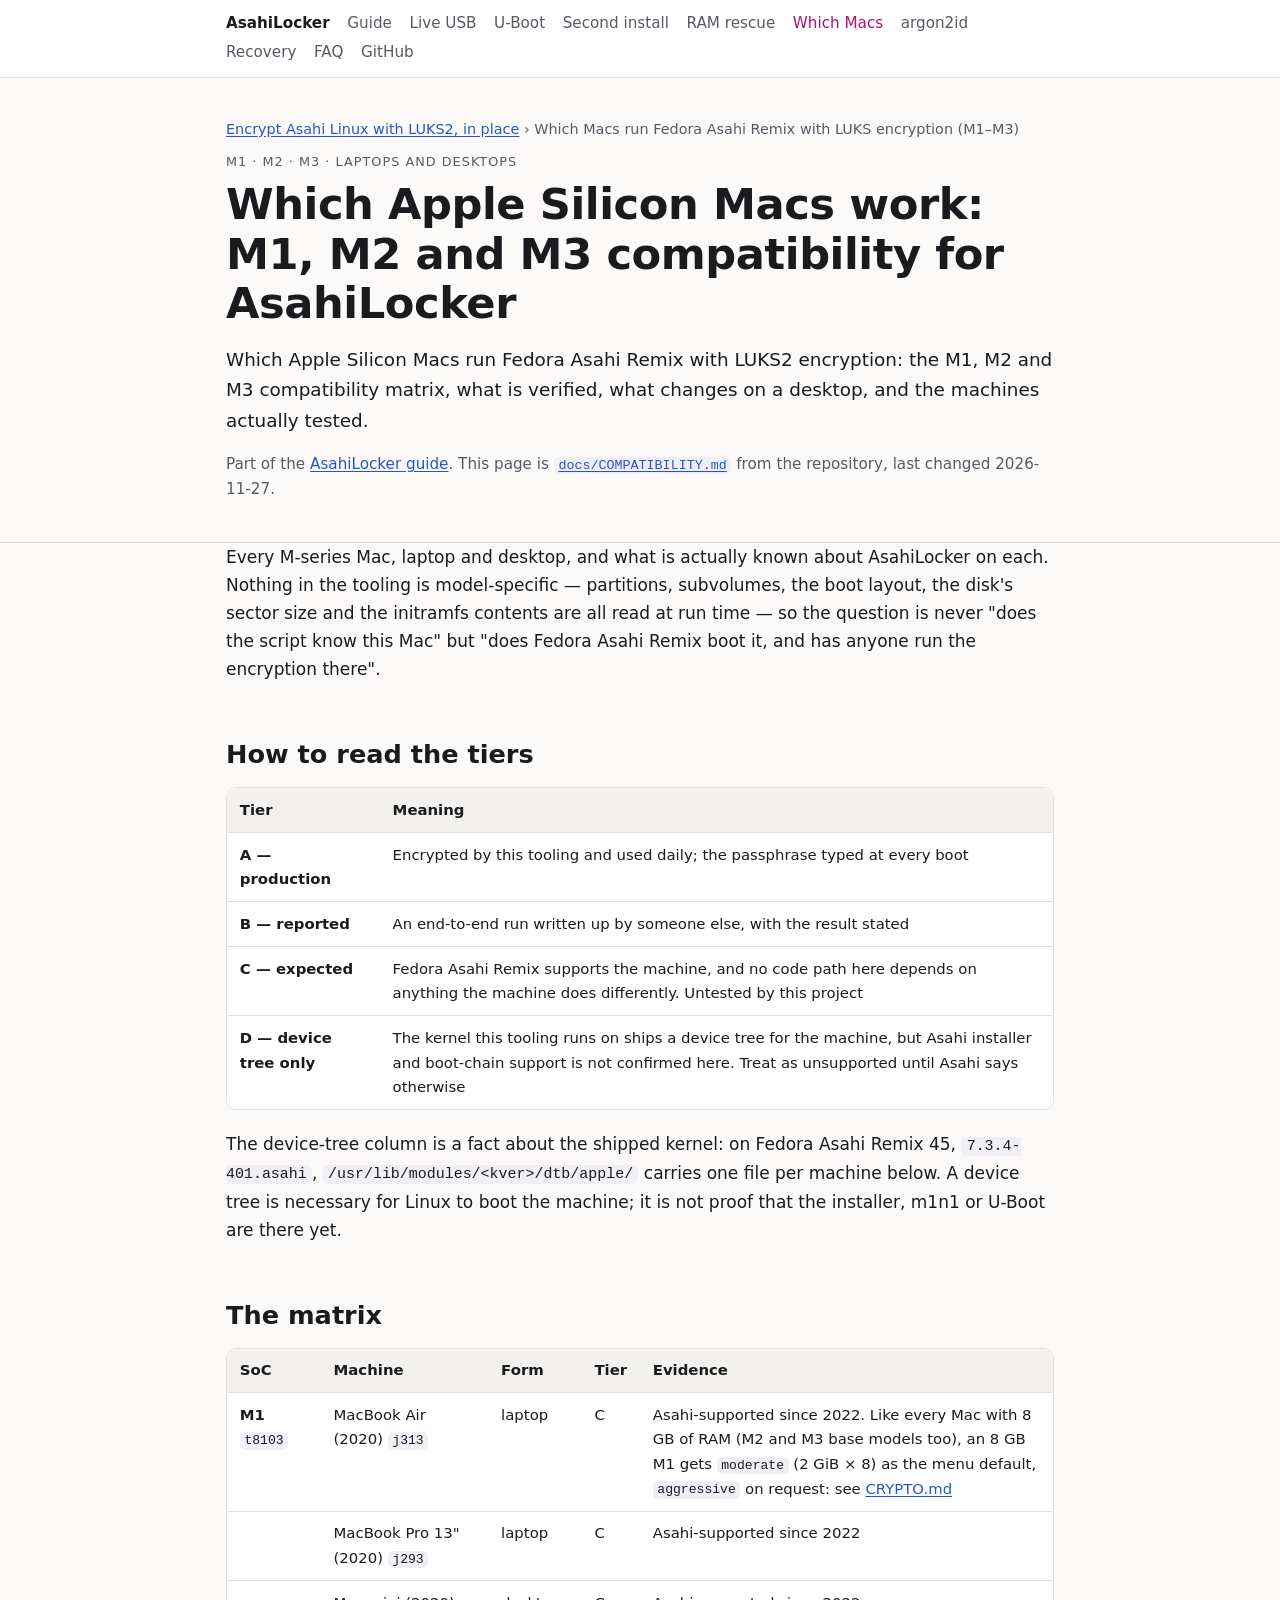
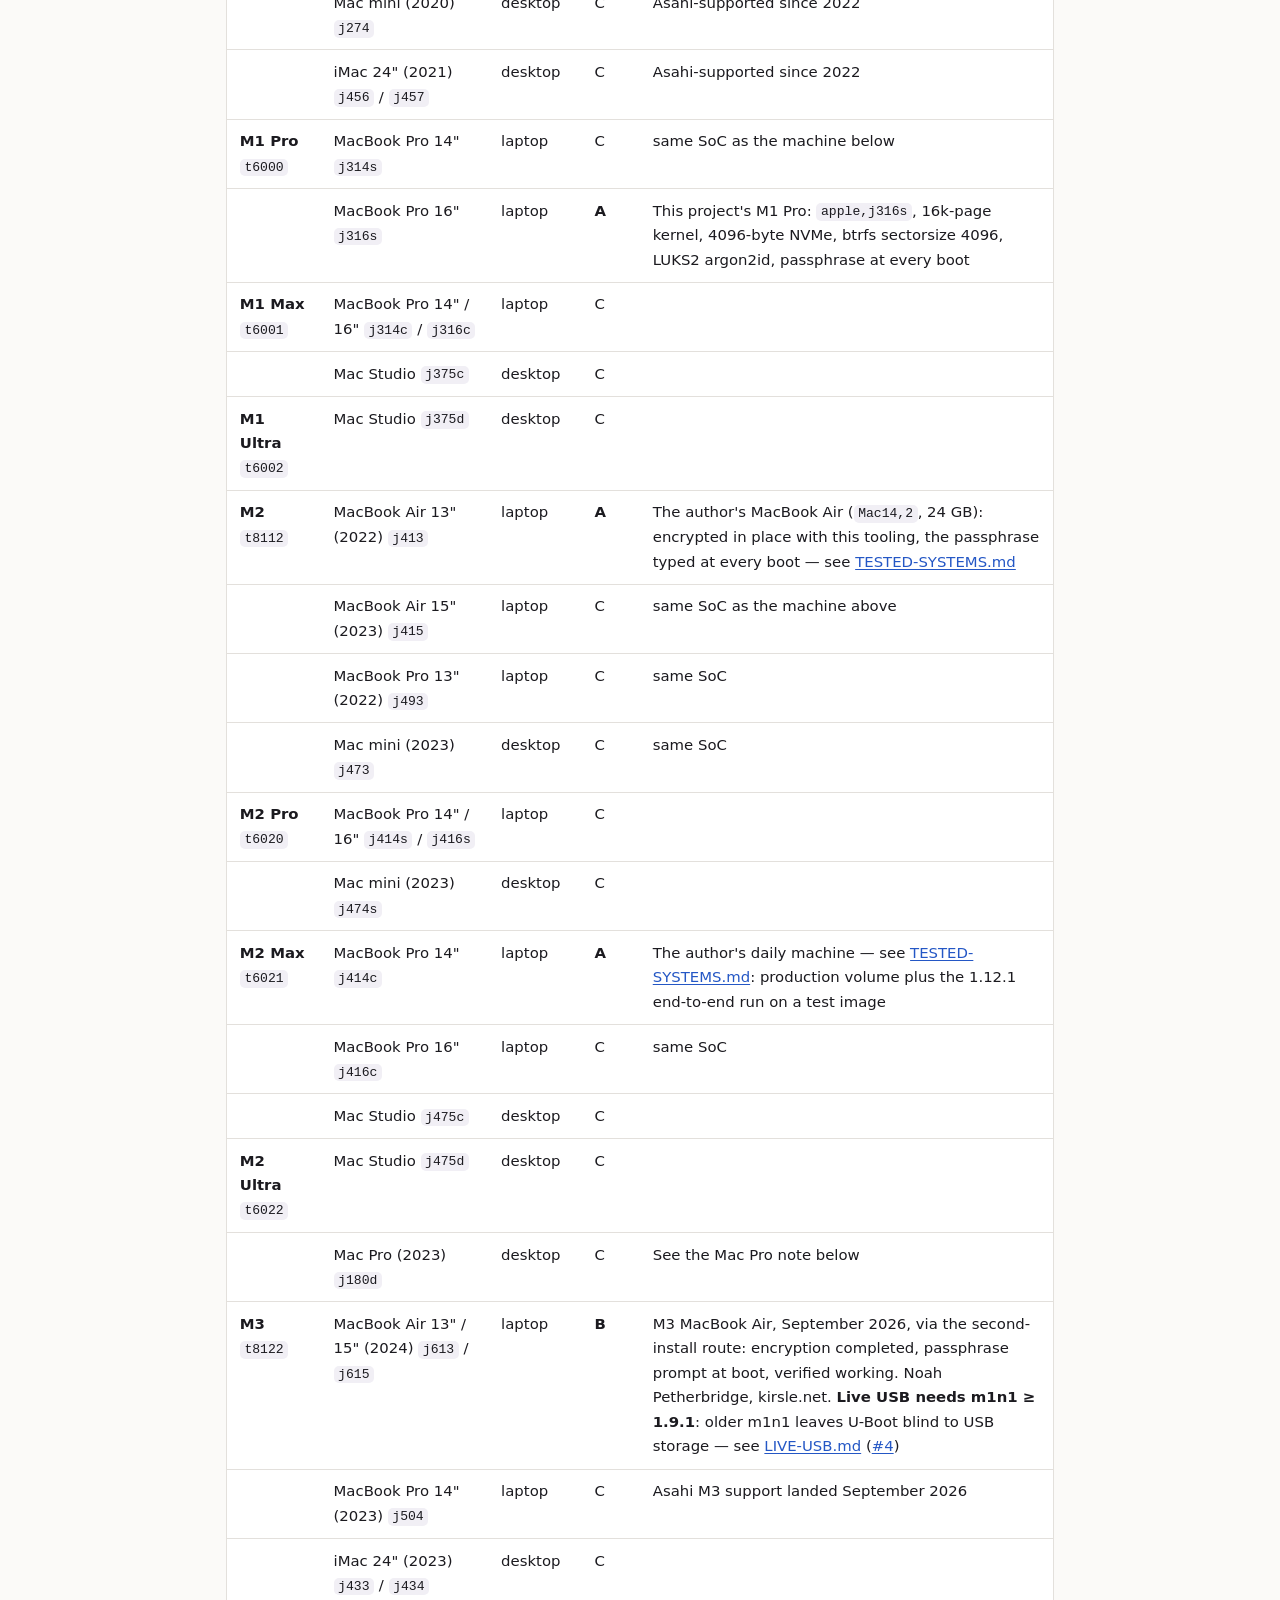
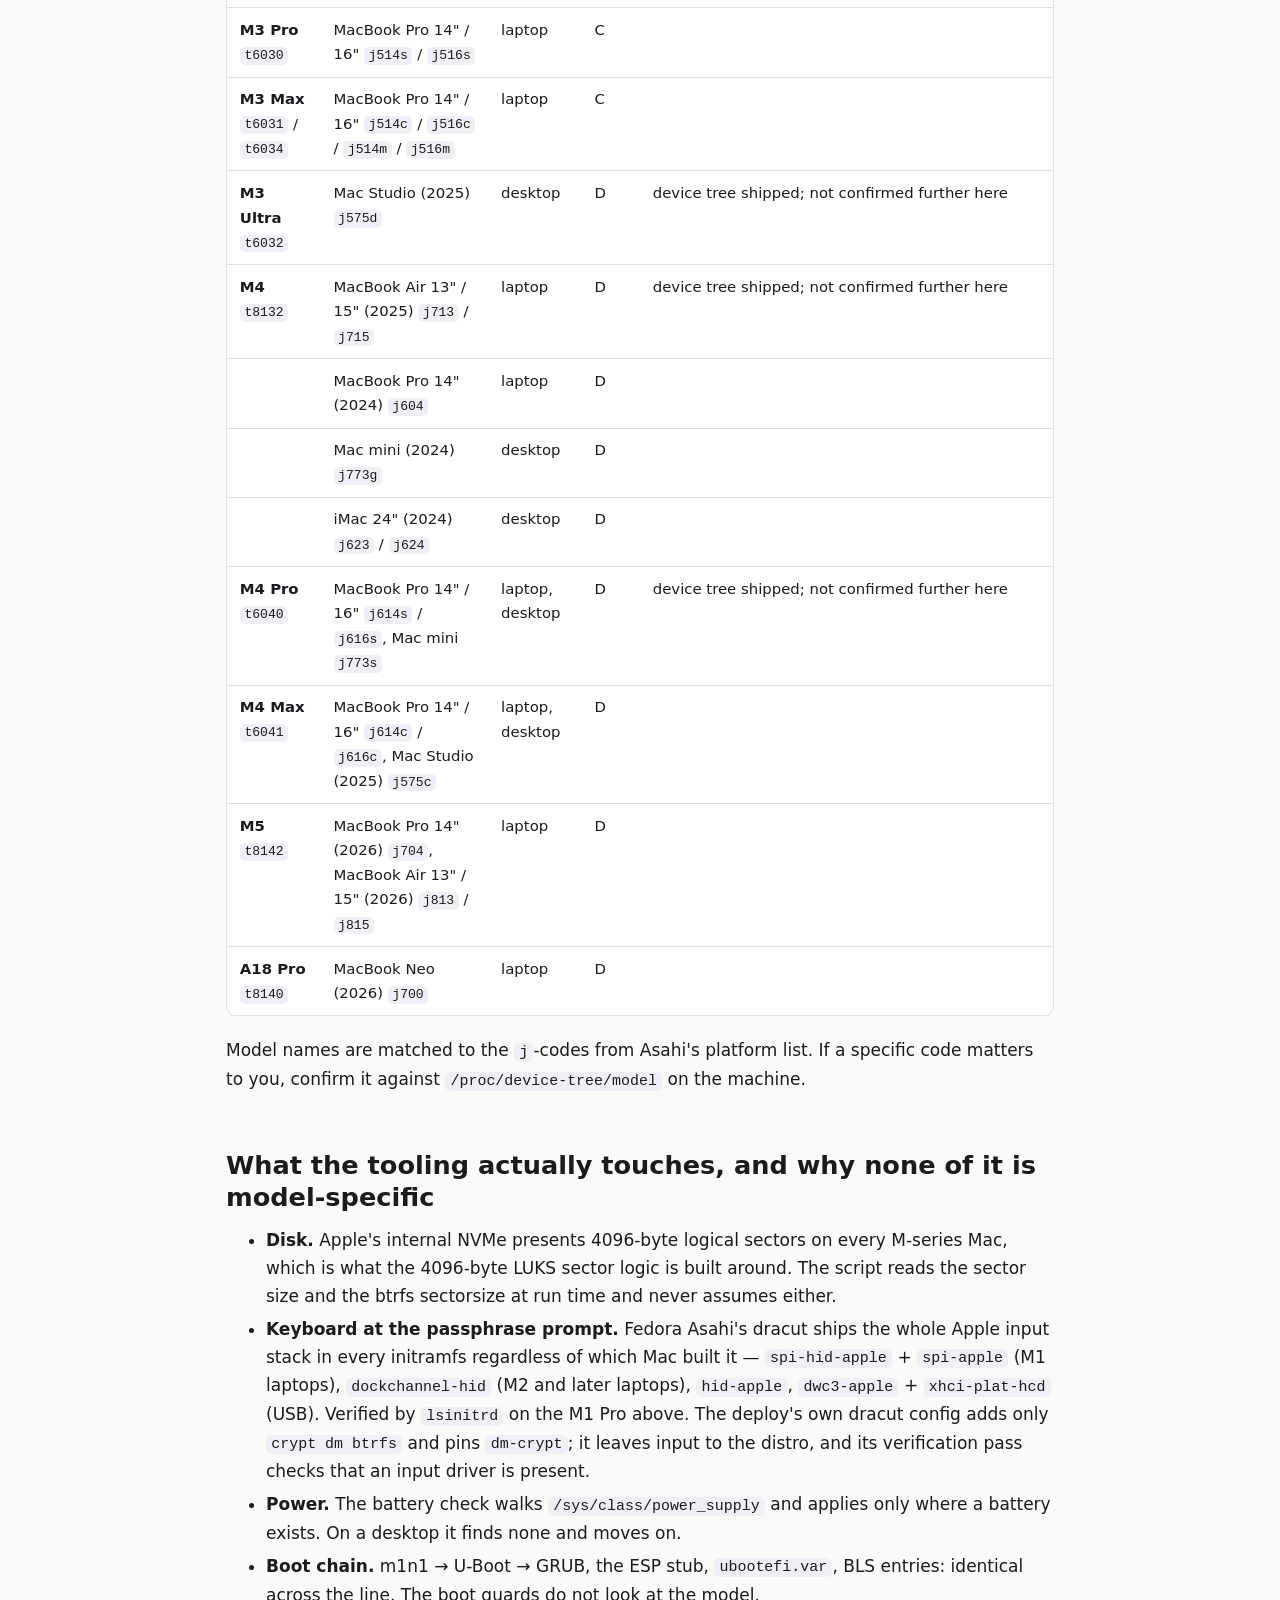
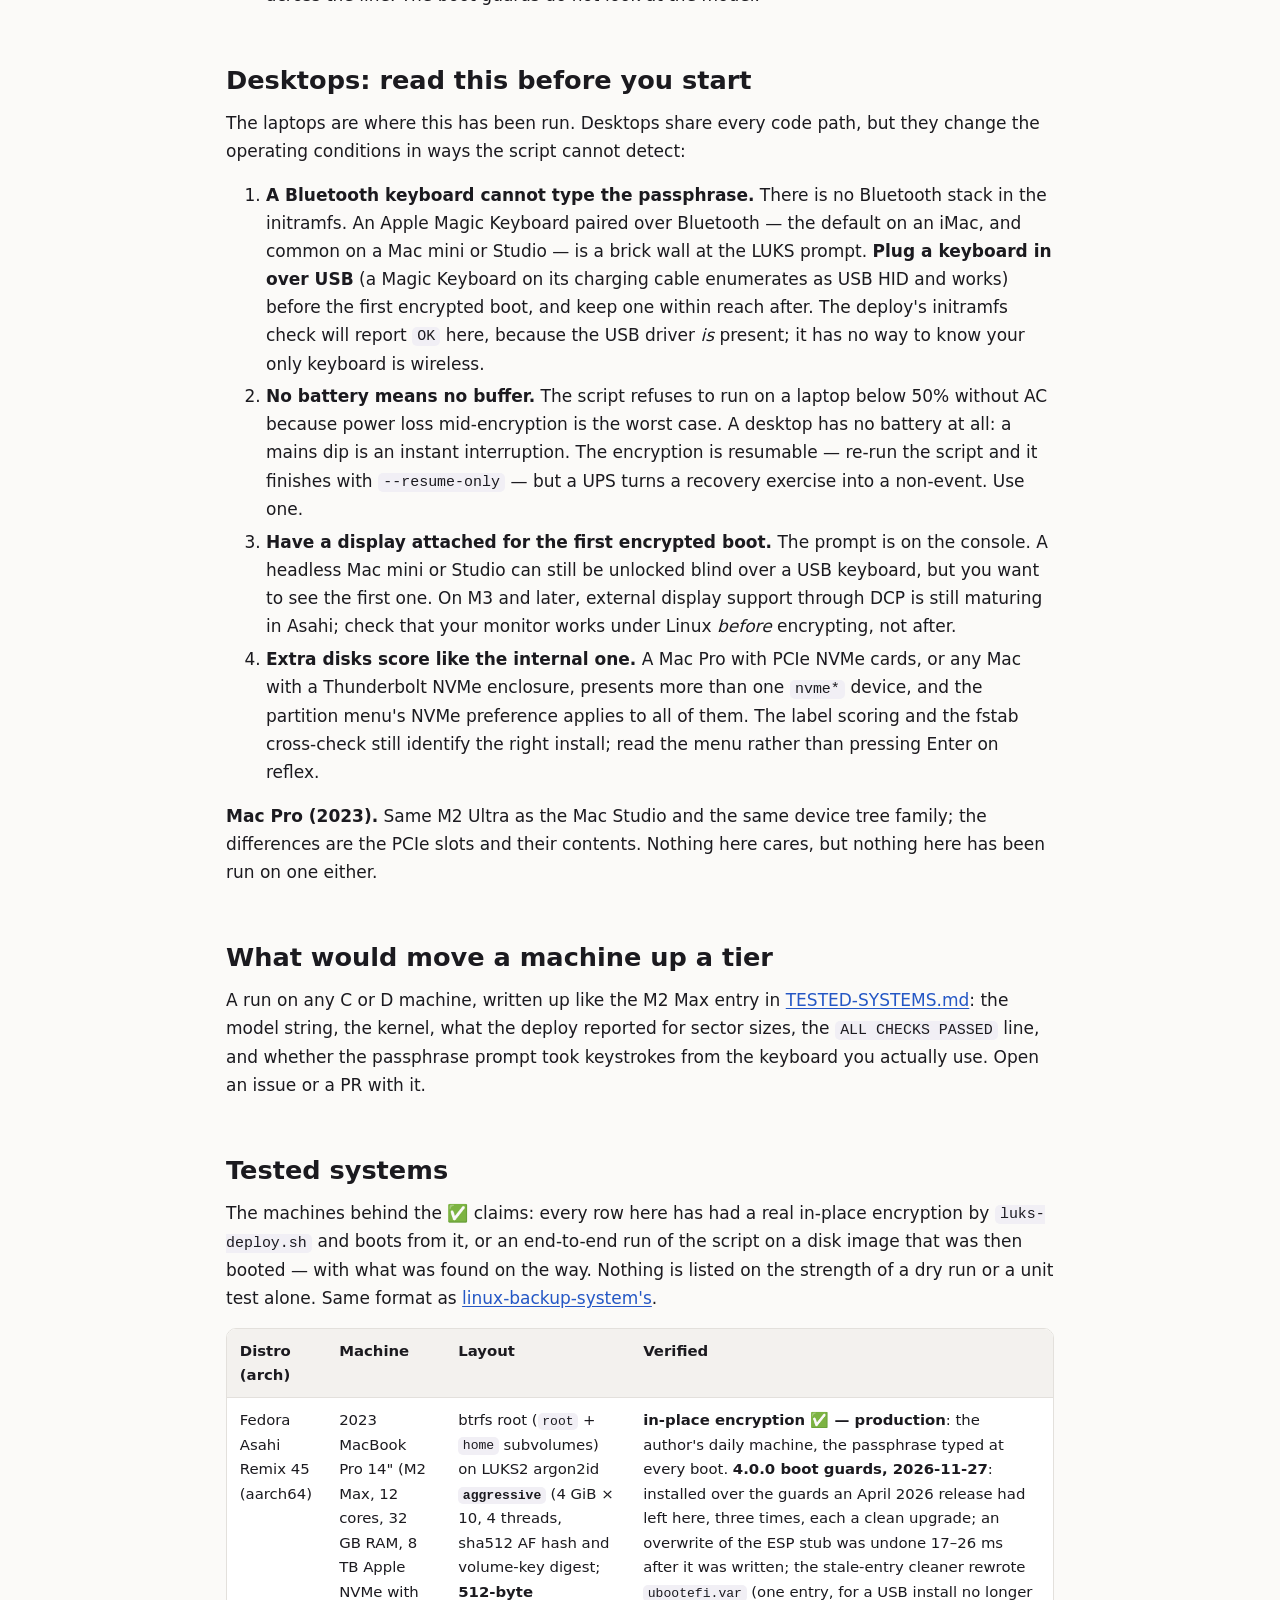
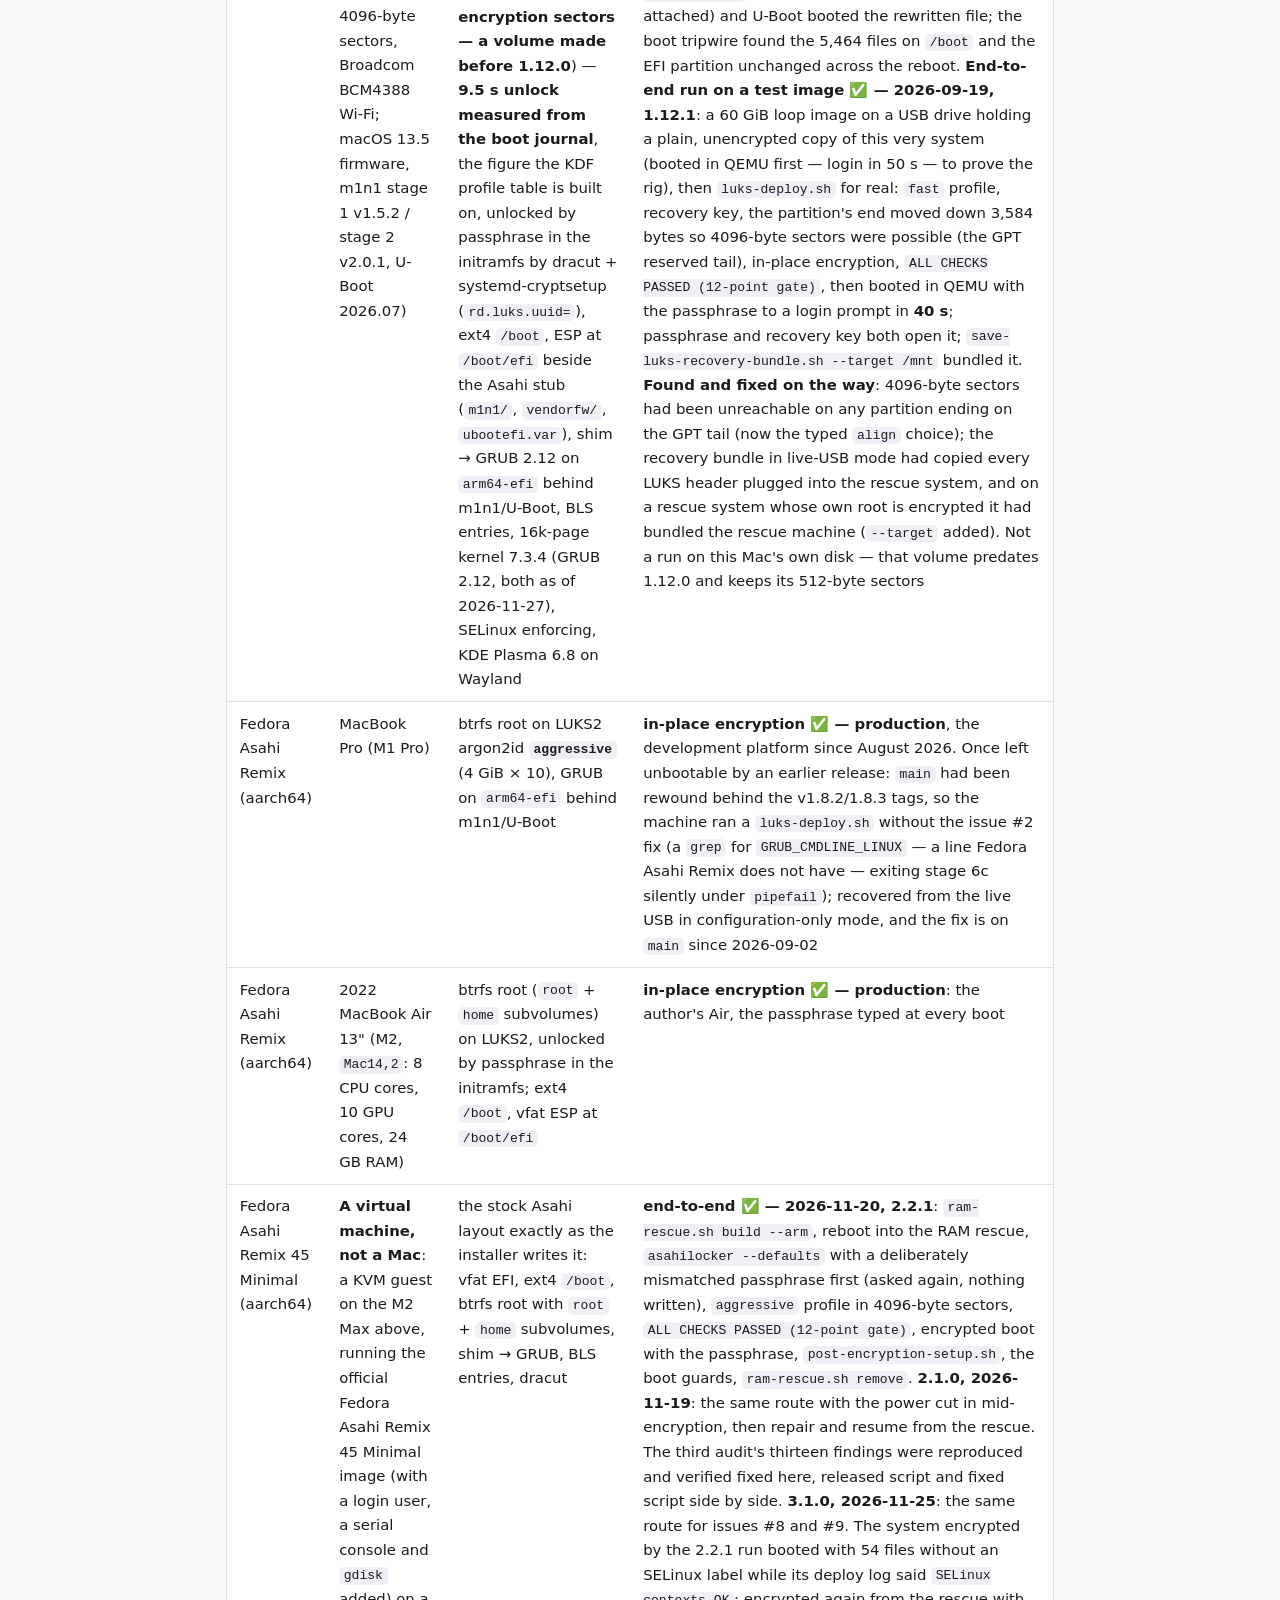
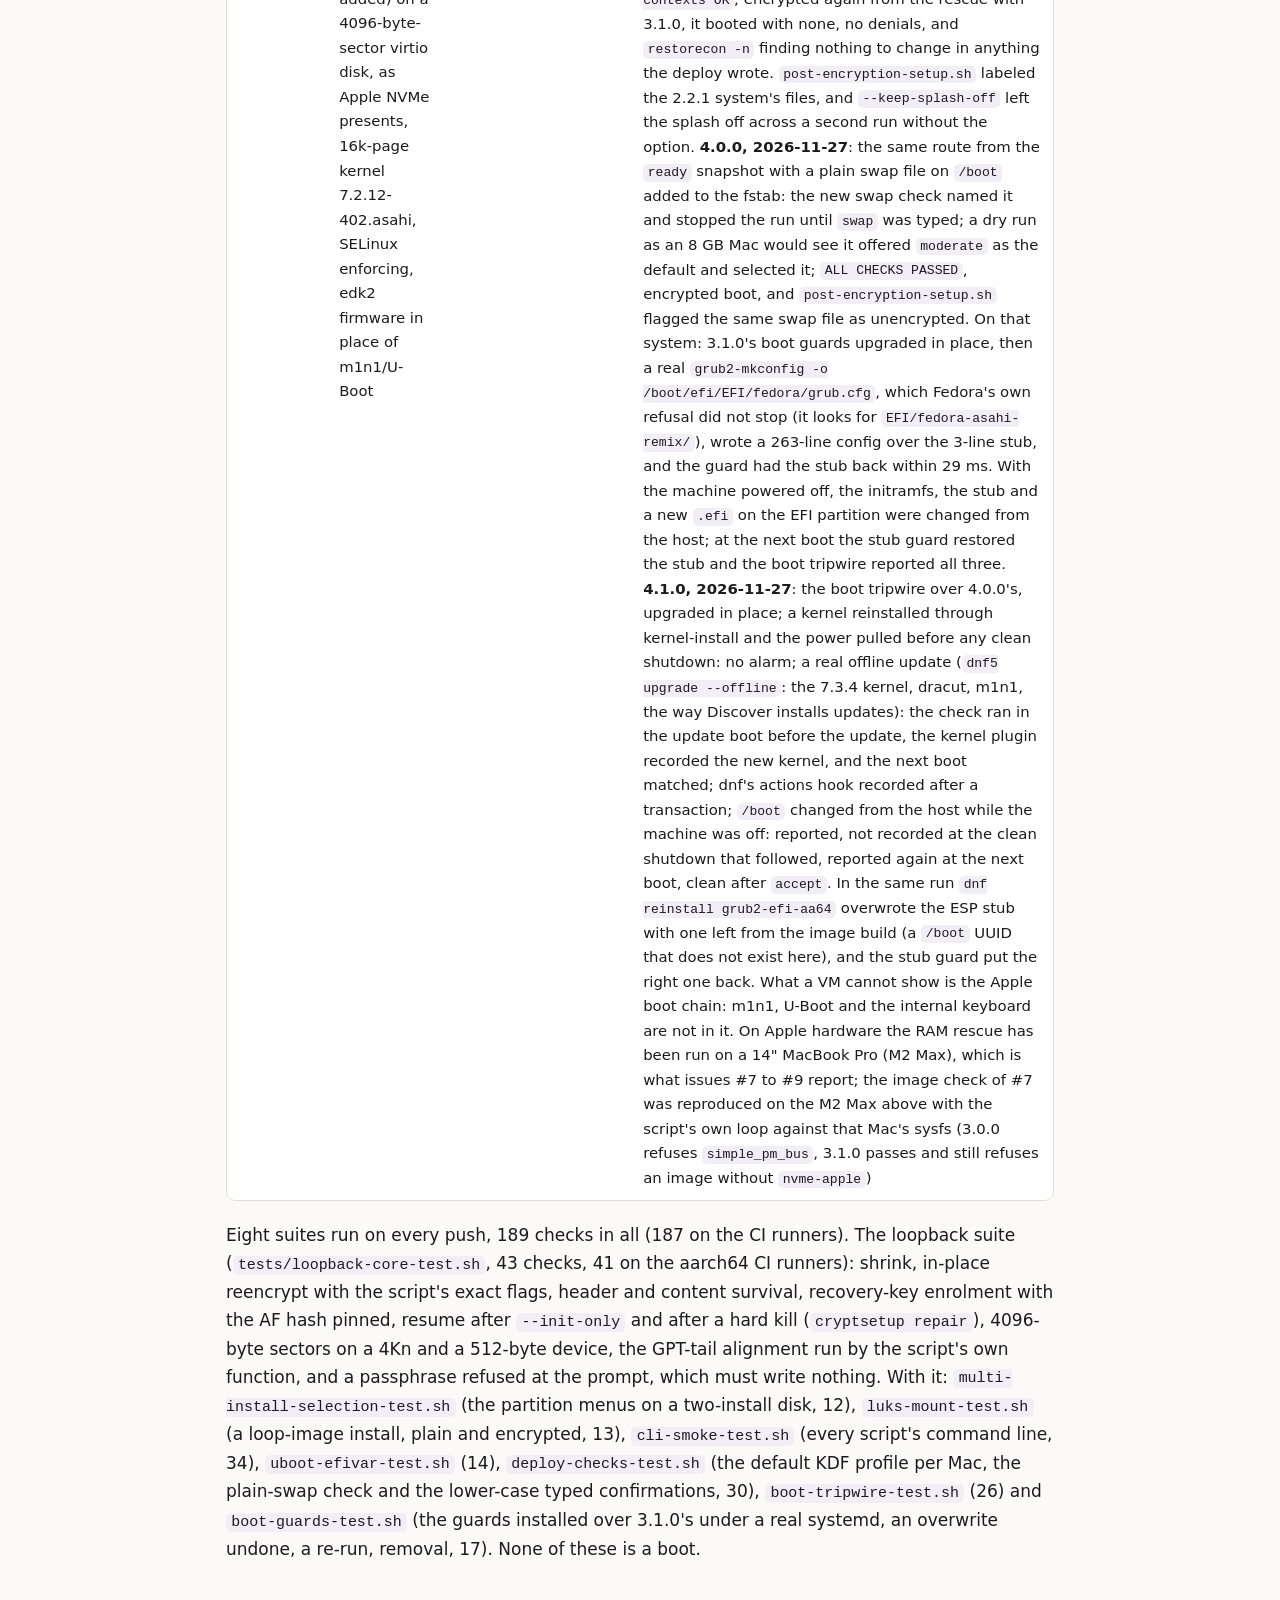
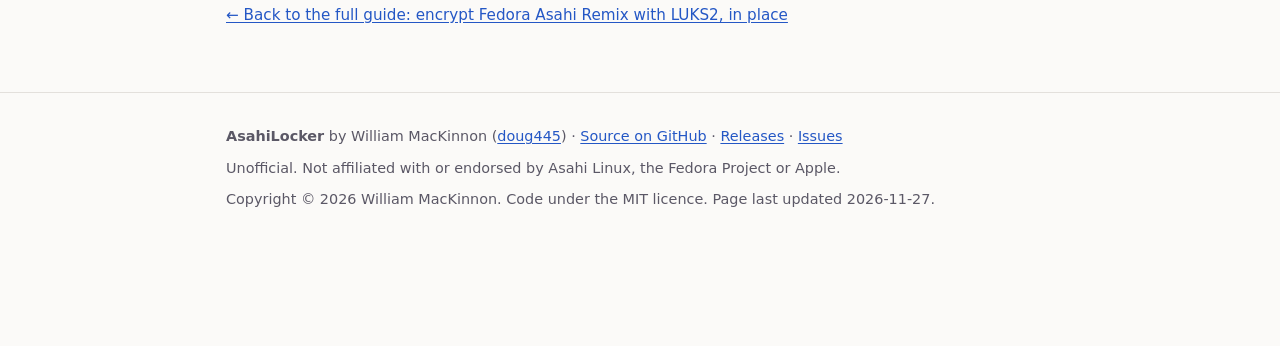
<file: which-macs/index.html>
<!doctype html>
<html lang="en">
<head>
<meta charset="utf-8">
<meta name="viewport" content="width=device-width, initial-scale=1">
<title>Which Macs run Fedora Asahi Remix with LUKS encryption (M1–M3) — AsahiLocker</title>
<meta name="description" content="Which Apple Silicon Macs run Fedora Asahi Remix with LUKS2 encryption: the M1, M2 and M3 compatibility matrix, what is verified, what changes on a desktop, and the machines actually tested.">
<link rel="canonical" href="https://doug445.github.io/AsahiLocker/which-macs/">
<meta name="author" content="William MacKinnon">
<meta name="robots" content="index, follow, max-image-preview:large">
<meta name="color-scheme" content="light dark">
<meta name="theme-color" content="#0d0b14">
<link rel="stylesheet" href="../style.css">
<meta property="og:type" content="article">
<meta property="og:site_name" content="AsahiLocker">
<meta property="og:title" content="Which Macs run Fedora Asahi Remix with LUKS encryption (M1–M3) — AsahiLocker">
<meta property="og:description" content="Which Apple Silicon Macs run Fedora Asahi Remix with LUKS2 encryption: the M1, M2 and M3 compatibility matrix, what is verified, what changes on a desktop, and the machines actually tested.">
<meta property="og:url" content="https://doug445.github.io/AsahiLocker/which-macs/">
<meta property="og:image" content="https://doug445.github.io/AsahiLocker/asahilocker-logo.jpg">
<meta property="og:image:width" content="1280">
<meta property="og:image:height" content="720">
<meta property="article:published_time" content="2026-10-24">
<meta property="article:modified_time" content="2026-11-27">
<meta name="twitter:card" content="summary_large_image">
<script type="application/ld+json">
{
  "@context": "https://schema.org",
  "@graph": [
    {
      "@type": "TechArticle",
      "@id": "https://doug445.github.io/AsahiLocker/which-macs/#article",
      "headline": "Which Apple Silicon Macs work: M1, M2 and M3 compatibility for AsahiLocker",
      "description": "Which Apple Silicon Macs run Fedora Asahi Remix with LUKS2 encryption: the M1, M2 and M3 compatibility matrix, what is verified, what changes on a desktop, and the machines actually tested.",
      "datePublished": "2026-10-24",
      "dateModified": "2026-11-27",
      "image": "https://doug445.github.io/AsahiLocker/asahilocker-logo.jpg",
      "inLanguage": "en",
      "author": {
        "@id": "https://doug445.github.io/AsahiLocker/#author"
      },
      "publisher": {
        "@id": "https://doug445.github.io/AsahiLocker/#author"
      },
      "about": {
        "@id": "https://doug445.github.io/AsahiLocker/#software"
      },
      "isPartOf": {
        "@id": "https://doug445.github.io/AsahiLocker/#article"
      },
      "mainEntityOfPage": "https://doug445.github.io/AsahiLocker/which-macs/",
      "proficiencyLevel": "Expert"
    },
    {
      "@type": "BreadcrumbList",
      "@id": "https://doug445.github.io/AsahiLocker/which-macs/#crumbs",
      "itemListElement": [
        {
          "@type": "ListItem",
          "position": 1,
          "name": "AsahiLocker",
          "item": "https://doug445.github.io/AsahiLocker/"
        },
        {
          "@type": "ListItem",
          "position": 2,
          "name": "Which Macs run Fedora Asahi Remix with LUKS encryption (M1–M3)",
          "item": "https://doug445.github.io/AsahiLocker/which-macs/"
        }
      ]
    }
  ]
}
</script>
  <meta name="msvalidate.01" content="C3102341B9C3AC1DF6AE2EDF29577C95" />
</head>
<body>

<nav class="sitenav" aria-label="AsahiLocker guides">
  <div class="wrap">
    <a class="brand" href="../">AsahiLocker</a>
    <a href="../">Guide</a>
    <a href="../live-usb/">Live USB</a>
    <a href="../u-boot-bootflow/">U-Boot</a>
    <a href="../second-install/">Second install</a>
    <a href="../ram-rescue/">RAM rescue</a>
    <a href="../which-macs/" aria-current="page">Which Macs</a>
    <a href="../argon2id/">argon2id</a>
    <a href="../recovery/">Recovery</a>
    <a href="../faq/">FAQ</a>
    <a href="https://github.com/doug445/AsahiLocker">GitHub</a>
  </div>
</nav>

<header class="hero doc">
  <div class="wrap">
    <p class="crumbs"><a href="../">Encrypt Asahi Linux with LUKS2, in place</a> › Which Macs run Fedora Asahi Remix with LUKS encryption (M1–M3)</p>
    <p class="eyebrow">M1 · M2 · M3 · laptops and desktops</p>
    <h1>Which Apple Silicon Macs work: M1, M2 and M3 compatibility for AsahiLocker</h1>
    <p class="lede">Which Apple Silicon Macs run Fedora Asahi Remix with LUKS2 encryption: the M1, M2 and M3 compatibility matrix, what is verified, what changes on a desktop, and the machines actually tested.</p>
    <p class="meta">Part of the <a href="../">AsahiLocker guide</a>. This page is
      <a href="https://github.com/doug445/AsahiLocker/blob/main/docs/COMPATIBILITY.md"><code>docs/COMPATIBILITY.md</code></a> from the repository,
      last changed 2026-11-27.</p>
  </div>
</header>

<main class="wrap doc">
<p>Every M-series Mac, laptop and desktop, and what is actually known about
AsahiLocker on each. Nothing in the tooling is model-specific — partitions,
subvolumes, the boot layout, the disk's sector size and the initramfs contents
are all read at run time — so the question is never "does the script know this
Mac" but "does Fedora Asahi Remix boot it, and has anyone run the encryption
there".</p>
<h2 id="how-to-read-the-tiers">How to read the tiers</h2>
<div class="table-scroll"><table>
<thead>
<tr>
<th>Tier</th>
<th>Meaning</th>
</tr>
</thead>
<tbody>
<tr>
<td><strong>A — production</strong></td>
<td>Encrypted by this tooling and used daily; the passphrase typed at every boot</td>
</tr>
<tr>
<td><strong>B — reported</strong></td>
<td>An end-to-end run written up by someone else, with the result stated</td>
</tr>
<tr>
<td><strong>C — expected</strong></td>
<td>Fedora Asahi Remix supports the machine, and no code path here depends on anything the machine does differently. Untested by this project</td>
</tr>
<tr>
<td><strong>D — device tree only</strong></td>
<td>The kernel this tooling runs on ships a device tree for the machine, but Asahi installer and boot-chain support is not confirmed here. Treat as unsupported until Asahi says otherwise</td>
</tr>
</tbody>
</table></div>
<p>The device-tree column is a fact about the shipped kernel: on Fedora Asahi
Remix 45, <code>7.3.4-401.asahi</code>, <code>/usr/lib/modules/&lt;kver&gt;/dtb/apple/</code> carries
one file per machine below. A device tree is necessary for Linux to boot the
machine; it is not proof that the installer, m1n1 or U-Boot are there yet.</p>
<h2 id="the-matrix">The matrix</h2>
<div class="table-scroll"><table>
<thead>
<tr>
<th>SoC</th>
<th>Machine</th>
<th>Form</th>
<th>Tier</th>
<th>Evidence</th>
</tr>
</thead>
<tbody>
<tr>
<td>
<strong>M1</strong> <code>t8103</code>
</td>
<td>MacBook Air (2020) <code>j313</code>
</td>
<td>laptop</td>
<td>C</td>
<td>Asahi-supported since 2022. Like every Mac with 8 GB of RAM (M2 and M3 base models too), an 8 GB M1 gets <code>moderate</code> (2 GiB × 8) as the menu default, <code>aggressive</code> on request: see <a href="../argon2id/#choosing-an-argon2id-profile">CRYPTO.md</a>
</td>
</tr>
<tr>
<td></td>
<td>MacBook Pro 13" (2020) <code>j293</code>
</td>
<td>laptop</td>
<td>C</td>
<td>Asahi-supported since 2022</td>
</tr>
<tr>
<td></td>
<td>Mac mini (2020) <code>j274</code>
</td>
<td>desktop</td>
<td>C</td>
<td>Asahi-supported since 2022</td>
</tr>
<tr>
<td></td>
<td>iMac 24" (2021) <code>j456</code> / <code>j457</code>
</td>
<td>desktop</td>
<td>C</td>
<td>Asahi-supported since 2022</td>
</tr>
<tr>
<td>
<strong>M1 Pro</strong> <code>t6000</code>
</td>
<td>MacBook Pro 14" <code>j314s</code>
</td>
<td>laptop</td>
<td>C</td>
<td>same SoC as the machine below</td>
</tr>
<tr>
<td></td>
<td>MacBook Pro 16" <code>j316s</code>
</td>
<td>laptop</td>
<td><strong>A</strong></td>
<td>This project's M1 Pro: <code>apple,j316s</code>, 16k-page kernel, 4096-byte NVMe, btrfs sectorsize 4096, LUKS2 argon2id, passphrase at every boot</td>
</tr>
<tr>
<td>
<strong>M1 Max</strong> <code>t6001</code>
</td>
<td>MacBook Pro 14" / 16" <code>j314c</code> / <code>j316c</code>
</td>
<td>laptop</td>
<td>C</td>
<td></td>
</tr>
<tr>
<td></td>
<td>Mac Studio <code>j375c</code>
</td>
<td>desktop</td>
<td>C</td>
<td></td>
</tr>
<tr>
<td>
<strong>M1 Ultra</strong> <code>t6002</code>
</td>
<td>Mac Studio <code>j375d</code>
</td>
<td>desktop</td>
<td>C</td>
<td></td>
</tr>
<tr>
<td>
<strong>M2</strong> <code>t8112</code>
</td>
<td>MacBook Air 13" (2022) <code>j413</code>
</td>
<td>laptop</td>
<td><strong>A</strong></td>
<td>The author's MacBook Air (<code>Mac14,2</code>, 24 GB): encrypted in place with this tooling, the passphrase typed at every boot — see <a href="#tested-systems">TESTED-SYSTEMS.md</a>
</td>
</tr>
<tr>
<td></td>
<td>MacBook Air 15" (2023) <code>j415</code>
</td>
<td>laptop</td>
<td>C</td>
<td>same SoC as the machine above</td>
</tr>
<tr>
<td></td>
<td>MacBook Pro 13" (2022) <code>j493</code>
</td>
<td>laptop</td>
<td>C</td>
<td>same SoC</td>
</tr>
<tr>
<td></td>
<td>Mac mini (2023) <code>j473</code>
</td>
<td>desktop</td>
<td>C</td>
<td>same SoC</td>
</tr>
<tr>
<td>
<strong>M2 Pro</strong> <code>t6020</code>
</td>
<td>MacBook Pro 14" / 16" <code>j414s</code> / <code>j416s</code>
</td>
<td>laptop</td>
<td>C</td>
<td></td>
</tr>
<tr>
<td></td>
<td>Mac mini (2023) <code>j474s</code>
</td>
<td>desktop</td>
<td>C</td>
<td></td>
</tr>
<tr>
<td>
<strong>M2 Max</strong> <code>t6021</code>
</td>
<td>MacBook Pro 14" <code>j414c</code>
</td>
<td>laptop</td>
<td><strong>A</strong></td>
<td>The author's daily machine — see <a href="#tested-systems">TESTED-SYSTEMS.md</a>: production volume plus the 1.12.1 end-to-end run on a test image</td>
</tr>
<tr>
<td></td>
<td>MacBook Pro 16" <code>j416c</code>
</td>
<td>laptop</td>
<td>C</td>
<td>same SoC</td>
</tr>
<tr>
<td></td>
<td>Mac Studio <code>j475c</code>
</td>
<td>desktop</td>
<td>C</td>
<td></td>
</tr>
<tr>
<td>
<strong>M2 Ultra</strong> <code>t6022</code>
</td>
<td>Mac Studio <code>j475d</code>
</td>
<td>desktop</td>
<td>C</td>
<td></td>
</tr>
<tr>
<td></td>
<td>Mac Pro (2023) <code>j180d</code>
</td>
<td>desktop</td>
<td>C</td>
<td>See the Mac Pro note below</td>
</tr>
<tr>
<td>
<strong>M3</strong> <code>t8122</code>
</td>
<td>MacBook Air 13" / 15" (2024) <code>j613</code> / <code>j615</code>
</td>
<td>laptop</td>
<td><strong>B</strong></td>
<td>M3 MacBook Air, September 2026, via the second-install route: encryption completed, passphrase prompt at boot, verified working. Noah Petherbridge, kirsle.net. <strong>Live USB needs m1n1 ≥ 1.9.1</strong>: older m1n1 leaves U-Boot blind to USB storage — see <a href="../live-usb/#m3-m1n1-191-or-later">LIVE-USB.md</a> (<a href="https://github.com/doug445/AsahiLocker/issues/4">#4</a>)</td>
</tr>
<tr>
<td></td>
<td>MacBook Pro 14" (2023) <code>j504</code>
</td>
<td>laptop</td>
<td>C</td>
<td>Asahi M3 support landed September 2026</td>
</tr>
<tr>
<td></td>
<td>iMac 24" (2023) <code>j433</code> / <code>j434</code>
</td>
<td>desktop</td>
<td>C</td>
<td></td>
</tr>
<tr>
<td>
<strong>M3 Pro</strong> <code>t6030</code>
</td>
<td>MacBook Pro 14" / 16" <code>j514s</code> / <code>j516s</code>
</td>
<td>laptop</td>
<td>C</td>
<td></td>
</tr>
<tr>
<td>
<strong>M3 Max</strong> <code>t6031</code> / <code>t6034</code>
</td>
<td>MacBook Pro 14" / 16" <code>j514c</code> / <code>j516c</code> / <code>j514m</code> / <code>j516m</code>
</td>
<td>laptop</td>
<td>C</td>
<td></td>
</tr>
<tr>
<td>
<strong>M3 Ultra</strong> <code>t6032</code>
</td>
<td>Mac Studio (2025) <code>j575d</code>
</td>
<td>desktop</td>
<td>D</td>
<td>device tree shipped; not confirmed further here</td>
</tr>
<tr>
<td>
<strong>M4</strong> <code>t8132</code>
</td>
<td>MacBook Air 13" / 15" (2025) <code>j713</code> / <code>j715</code>
</td>
<td>laptop</td>
<td>D</td>
<td>device tree shipped; not confirmed further here</td>
</tr>
<tr>
<td></td>
<td>MacBook Pro 14" (2024) <code>j604</code>
</td>
<td>laptop</td>
<td>D</td>
<td></td>
</tr>
<tr>
<td></td>
<td>Mac mini (2024) <code>j773g</code>
</td>
<td>desktop</td>
<td>D</td>
<td></td>
</tr>
<tr>
<td></td>
<td>iMac 24" (2024) <code>j623</code> / <code>j624</code>
</td>
<td>desktop</td>
<td>D</td>
<td></td>
</tr>
<tr>
<td>
<strong>M4 Pro</strong> <code>t6040</code>
</td>
<td>MacBook Pro 14" / 16" <code>j614s</code> / <code>j616s</code>, Mac mini <code>j773s</code>
</td>
<td>laptop, desktop</td>
<td>D</td>
<td>device tree shipped; not confirmed further here</td>
</tr>
<tr>
<td>
<strong>M4 Max</strong> <code>t6041</code>
</td>
<td>MacBook Pro 14" / 16" <code>j614c</code> / <code>j616c</code>, Mac Studio (2025) <code>j575c</code>
</td>
<td>laptop, desktop</td>
<td>D</td>
<td></td>
</tr>
<tr>
<td>
<strong>M5</strong> <code>t8142</code>
</td>
<td>MacBook Pro 14" (2026) <code>j704</code>, MacBook Air 13" / 15" (2026) <code>j813</code> / <code>j815</code>
</td>
<td>laptop</td>
<td>D</td>
<td></td>
</tr>
<tr>
<td>
<strong>A18 Pro</strong> <code>t8140</code>
</td>
<td>MacBook Neo (2026) <code>j700</code>
</td>
<td>laptop</td>
<td>D</td>
<td></td>
</tr>
</tbody>
</table></div>
<p>Model names are matched to the <code>j</code>-codes from Asahi's platform list. If a
specific code matters to you, confirm it against <code>/proc/device-tree/model</code> on
the machine.</p>
<h2 id="what-the-tooling-actually-touches-and-why-none-of-it-is-model-specific">What the tooling actually touches, and why none of it is model-specific</h2>
<ul>
<li>
<strong>Disk.</strong> Apple's internal NVMe presents 4096-byte logical sectors on every
M-series Mac, which is what the 4096-byte LUKS sector logic is built around.
The script reads the sector size and the btrfs sectorsize at run time and
never assumes either.</li>
<li>
<strong>Keyboard at the passphrase prompt.</strong> Fedora Asahi's dracut ships the whole
Apple input stack in every initramfs regardless of which Mac built it —
<code>spi-hid-apple</code> + <code>spi-apple</code> (M1 laptops), <code>dockchannel-hid</code> (M2 and later
laptops), <code>hid-apple</code>, <code>dwc3-apple</code> + <code>xhci-plat-hcd</code> (USB). Verified by
<code>lsinitrd</code> on the M1 Pro above. The deploy's own dracut config adds only
<code>crypt dm btrfs</code> and pins <code>dm-crypt</code>; it leaves input to the distro, and its
verification pass checks that an input driver is present.</li>
<li>
<strong>Power.</strong> The battery check walks <code>/sys/class/power_supply</code> and applies only
where a battery exists. On a desktop it finds none and moves on.</li>
<li>
<strong>Boot chain.</strong> m1n1 → U-Boot → GRUB, the ESP stub, <code>ubootefi.var</code>, BLS
entries: identical across the line. The boot guards do not look at the model.</li>
</ul>
<h2 id="desktops-read-this-before-you-start">Desktops: read this before you start</h2>
<p>The laptops are where this has been run. Desktops share every code path, but
they change the operating conditions in ways the script cannot detect:</p>
<ol>
<li>
<strong>A Bluetooth keyboard cannot type the passphrase.</strong> There is no Bluetooth
stack in the initramfs. An Apple Magic Keyboard paired over Bluetooth — the
default on an iMac, and common on a Mac mini or Studio — is a brick wall at
the LUKS prompt. <strong>Plug a keyboard in over USB</strong> (a Magic Keyboard on its
charging cable enumerates as USB HID and works) before the first encrypted
boot, and keep one within reach after. The deploy's initramfs check will
report <code>OK</code> here, because the USB driver <em>is</em> present; it has no way to know
your only keyboard is wireless.</li>
<li>
<strong>No battery means no buffer.</strong> The script refuses to run on a laptop below
50% without AC because power loss mid-encryption is the worst case. A desktop
has no battery at all: a mains dip is an instant interruption. The encryption
is resumable — re-run the script and it finishes with <code>--resume-only</code> — but
a UPS turns a recovery exercise into a non-event. Use one.</li>
<li>
<strong>Have a display attached for the first encrypted boot.</strong> The prompt is on
the console. A headless Mac mini or Studio can still be unlocked blind over a
USB keyboard, but you want to see the first one. On M3 and later, external
display support through DCP is still maturing in Asahi; check that your
monitor works under Linux <em>before</em> encrypting, not after.</li>
<li>
<strong>Extra disks score like the internal one.</strong> A Mac Pro with PCIe NVMe cards,
or any Mac with a Thunderbolt NVMe enclosure, presents more than one
<code>nvme*</code> device, and the partition menu's NVMe preference applies to all of
them. The label scoring and the fstab cross-check still identify the right
install; read the menu rather than pressing Enter on reflex.</li>
</ol>
<p><strong>Mac Pro (2023).</strong> Same M2 Ultra as the Mac Studio and the same device tree
family; the differences are the PCIe slots and their contents. Nothing here
cares, but nothing here has been run on one either.</p>
<h2 id="what-would-move-a-machine-up-a-tier">What would move a machine up a tier</h2>
<p>A run on any C or D machine, written up like the M2 Max entry in
<a href="#tested-systems">TESTED-SYSTEMS.md</a>: the model string, the kernel, what the
deploy reported for sector sizes, the <code>ALL CHECKS PASSED</code> line, and whether the
passphrase prompt took keystrokes from the keyboard you actually use. Open an
issue or a PR with it.</p>
<h2 id="tested-systems">Tested systems</h2>
<p>The machines behind the ✅ claims: every row here has had a real in-place
encryption by <code>luks-deploy.sh</code> and boots from it, or an end-to-end run of the
script on a disk image that was then booted — with what was found on the way.
Nothing is listed on the strength of a dry run or a unit test alone. Same
format as <a href="https://github.com/doug445/linux-backup-system/blob/main/docs/TESTED-SYSTEMS.md">linux-backup-system's</a>.</p>
<div class="table-scroll"><table>
<thead>
<tr>
<th>Distro (arch)</th>
<th>Machine</th>
<th>Layout</th>
<th>Verified</th>
</tr>
</thead>
<tbody>
<tr>
<td>Fedora Asahi Remix 45 (aarch64)</td>
<td>2023 MacBook Pro 14" (M2 Max, 12 cores, 32 GB RAM, 8 TB Apple NVMe with 4096-byte sectors, Broadcom BCM4388 Wi-Fi; macOS 13.5 firmware, m1n1 stage 1 v1.5.2 / stage 2 v2.0.1, U-Boot 2026.07)</td>
<td>btrfs root (<code>root</code> + <code>home</code> subvolumes) on LUKS2 argon2id <strong><code>aggressive</code></strong> (4 GiB × 10, 4 threads, sha512 AF hash and volume-key digest; <strong>512-byte encryption sectors — a volume made before 1.12.0</strong>) — <strong>9.5 s unlock measured from the boot journal</strong>, the figure the KDF profile table is built on, unlocked by passphrase in the initramfs by dracut + systemd-cryptsetup (<code>rd.luks.uuid=</code>), ext4 <code>/boot</code>, ESP at <code>/boot/efi</code> beside the Asahi stub (<code>m1n1/</code>, <code>vendorfw/</code>, <code>ubootefi.var</code>), shim → GRUB 2.12 on <code>arm64-efi</code> behind m1n1/U-Boot, BLS entries, 16k-page kernel 7.3.4 (GRUB 2.12, both as of 2026-11-27), SELinux enforcing, KDE Plasma 6.8 on Wayland</td>
<td>
<strong>in-place encryption ✅ — production</strong>: the author's daily machine, the passphrase typed at every boot. <strong>4.0.0 boot guards, 2026-11-27</strong>: installed over the guards an April 2026 release had left here, three times, each a clean upgrade; an overwrite of the ESP stub was undone 17–26 ms after it was written; the stale-entry cleaner rewrote <code>ubootefi.var</code> (one entry, for a USB install no longer attached) and U-Boot booted the rewritten file; the boot tripwire found the 5,464 files on <code>/boot</code> and the EFI partition unchanged across the reboot. <strong>End-to-end run on a test image ✅ — 2026-09-19, 1.12.1</strong>: a 60 GiB loop image on a USB drive holding a plain, unencrypted copy of this very system (booted in QEMU first — login in 50 s — to prove the rig), then <code>luks-deploy.sh</code> for real: <code>fast</code> profile, recovery key, the partition's end moved down 3,584 bytes so 4096-byte sectors were possible (the GPT reserved tail), in-place encryption, <code>ALL CHECKS PASSED (12-point gate)</code>, then booted in QEMU with the passphrase to a login prompt in <strong>40 s</strong>; passphrase and recovery key both open it; <code>save-luks-recovery-bundle.sh --target /mnt</code> bundled it. <strong>Found and fixed on the way</strong>: 4096-byte sectors had been unreachable on any partition ending on the GPT tail (now the typed <code>align</code> choice); the recovery bundle in live-USB mode had copied every LUKS header plugged into the rescue system, and on a rescue system whose own root is encrypted it had bundled the rescue machine (<code>--target</code> added). Not a run on this Mac's own disk — that volume predates 1.12.0 and keeps its 512-byte sectors</td>
</tr>
<tr>
<td>Fedora Asahi Remix (aarch64)</td>
<td>MacBook Pro (M1 Pro)</td>
<td>btrfs root on LUKS2 argon2id <strong><code>aggressive</code></strong> (4 GiB × 10), GRUB on <code>arm64-efi</code> behind m1n1/U-Boot</td>
<td>
<strong>in-place encryption ✅ — production</strong>, the development platform since August 2026. Once left unbootable by an earlier release: <code>main</code> had been rewound behind the v1.8.2/1.8.3 tags, so the machine ran a <code>luks-deploy.sh</code> without the issue #2 fix (a <code>grep</code> for <code>GRUB_CMDLINE_LINUX</code> — a line Fedora Asahi Remix does not have — exiting stage 6c silently under <code>pipefail</code>); recovered from the live USB in configuration-only mode, and the fix is on <code>main</code> since 2026-09-02</td>
</tr>
<tr>
<td>Fedora Asahi Remix (aarch64)</td>
<td>2022 MacBook Air 13" (M2, <code>Mac14,2</code>: 8 CPU cores, 10 GPU cores, 24 GB RAM)</td>
<td>btrfs root (<code>root</code> + <code>home</code> subvolumes) on LUKS2, unlocked by passphrase in the initramfs; ext4 <code>/boot</code>, vfat ESP at <code>/boot/efi</code>
</td>
<td>
<strong>in-place encryption ✅ — production</strong>: the author's Air, the passphrase typed at every boot</td>
</tr>
<tr>
<td>Fedora Asahi Remix 45 Minimal (aarch64)</td>
<td>
<strong>A virtual machine, not a Mac</strong>: a KVM guest on the M2 Max above, running the official Fedora Asahi Remix 45 Minimal image (with a login user, a serial console and <code>gdisk</code> added) on a 4096-byte-sector virtio disk, as Apple NVMe presents, 16k-page kernel 7.2.12-402.asahi, SELinux enforcing, edk2 firmware in place of m1n1/U-Boot</td>
<td>the stock Asahi layout exactly as the installer writes it: vfat EFI, ext4 <code>/boot</code>, btrfs root with <code>root</code> + <code>home</code> subvolumes, shim → GRUB, BLS entries, dracut</td>
<td>
<strong>end-to-end ✅ — 2026-11-20, 2.2.1</strong>: <code>ram-rescue.sh build --arm</code>, reboot into the RAM rescue, <code>asahilocker --defaults</code> with a deliberately mismatched passphrase first (asked again, nothing written), <code>aggressive</code> profile in 4096-byte sectors, <code>ALL CHECKS PASSED (12-point gate)</code>, encrypted boot with the passphrase, <code>post-encryption-setup.sh</code>, the boot guards, <code>ram-rescue.sh remove</code>. <strong>2.1.0, 2026-11-19</strong>: the same route with the power cut in mid-encryption, then repair and resume from the rescue. The third audit's thirteen findings were reproduced and verified fixed here, released script and fixed script side by side. <strong>3.1.0, 2026-11-25</strong>: the same route for issues #8 and #9. The system encrypted by the 2.2.1 run booted with 54 files without an SELinux label while its deploy log said <code>SELinux contexts OK</code>; encrypted again from the rescue with 3.1.0, it booted with none, no denials, and <code>restorecon -n</code> finding nothing to change in anything the deploy wrote. <code>post-encryption-setup.sh</code> labeled the 2.2.1 system's files, and <code>--keep-splash-off</code> left the splash off across a second run without the option. <strong>4.0.0, 2026-11-27</strong>: the same route from the <code>ready</code> snapshot with a plain swap file on <code>/boot</code> added to the fstab: the new swap check named it and stopped the run until <code>swap</code> was typed; a dry run as an 8 GB Mac would see it offered <code>moderate</code> as the default and selected it; <code>ALL CHECKS PASSED</code>, encrypted boot, and <code>post-encryption-setup.sh</code> flagged the same swap file as unencrypted. On that system: 3.1.0's boot guards upgraded in place, then a real <code>grub2-mkconfig -o /boot/efi/EFI/fedora/grub.cfg</code>, which Fedora's own refusal did not stop (it looks for <code>EFI/fedora-asahi-remix/</code>), wrote a 263-line config over the 3-line stub, and the guard had the stub back within 29 ms. With the machine powered off, the initramfs, the stub and a new <code>.efi</code> on the EFI partition were changed from the host; at the next boot the stub guard restored the stub and the boot tripwire reported all three. <strong>4.1.0, 2026-11-27</strong>: the boot tripwire over 4.0.0's, upgraded in place; a kernel reinstalled through kernel-install and the power pulled before any clean shutdown: no alarm; a real offline update (<code>dnf5 upgrade --offline</code>: the 7.3.4 kernel, dracut, m1n1, the way Discover installs updates): the check ran in the update boot before the update, the kernel plugin recorded the new kernel, and the next boot matched; dnf's actions hook recorded after a transaction; <code>/boot</code> changed from the host while the machine was off: reported, not recorded at the clean shutdown that followed, reported again at the next boot, clean after <code>accept</code>. In the same run <code>dnf reinstall grub2-efi-aa64</code> overwrote the ESP stub with one left from the image build (a <code>/boot</code> UUID that does not exist here), and the stub guard put the right one back. What a VM cannot show is the Apple boot chain: m1n1, U-Boot and the internal keyboard are not in it. On Apple hardware the RAM rescue has been run on a 14" MacBook Pro (M2 Max), which is what issues #7 to #9 report; the image check of #7 was reproduced on the M2 Max above with the script's own loop against that Mac's sysfs (3.0.0 refuses <code>simple_pm_bus</code>, 3.1.0 passes and still refuses an image without <code>nvme-apple</code>)</td>
</tr>
</tbody>
</table></div>
<p>Eight suites run on every push, 189 checks in all (187 on the CI runners). The loopback suite
(<code>tests/loopback-core-test.sh</code>, 43 checks, 41 on the aarch64 CI runners): shrink, in-place
reencrypt with the script's exact flags, header and content survival,
recovery-key enrolment with the AF hash pinned, resume after <code>--init-only</code> and
after a hard kill (<code>cryptsetup repair</code>), 4096-byte sectors on a 4Kn and a
512-byte device, the GPT-tail alignment run by the script's own function, and
a passphrase refused at the prompt, which must write nothing. With it:
<code>multi-install-selection-test.sh</code> (the partition menus on a two-install disk,
12), <code>luks-mount-test.sh</code> (a loop-image install, plain and encrypted, 13),
<code>cli-smoke-test.sh</code> (every script's command line, 34),
<code>uboot-efivar-test.sh</code> (14), <code>deploy-checks-test.sh</code> (the default KDF profile per
Mac, the plain-swap check and the lower-case typed confirmations, 30),
<code>boot-tripwire-test.sh</code> (26) and <code>boot-guards-test.sh</code> (the guards installed over
3.1.0's under a real systemd, an overwrite undone, a re-run, removal, 17). None
of these is a boot.</p>

<p class="backlink"><a href="../">← Back to the full guide: encrypt Fedora Asahi Remix with LUKS2, in place</a></p>
</main>

<footer>
  <div class="wrap">
    <p><strong>AsahiLocker</strong> by William MacKinnon
      (<a href="https://doug445.github.io/">doug445</a>) ·
      <a href="https://github.com/doug445/AsahiLocker">Source on GitHub</a> ·
      <a href="https://github.com/doug445/AsahiLocker/releases">Releases</a> ·
      <a href="https://github.com/doug445/AsahiLocker/issues">Issues</a></p>
    <p>Unofficial. Not affiliated with or endorsed by Asahi Linux, the Fedora Project or Apple.</p>
    <p>Copyright © 2026 William MacKinnon. Code under the MIT licence. Page last updated 2026-11-27.</p>
  </div>
</footer>

<script>
document.querySelectorAll('.codeblock').forEach(function (block) {
  var btn = document.createElement('button');
  btn.className = 'copy'; btn.type = 'button'; btn.textContent = 'Copy';
  btn.addEventListener('click', function () {
    var text = block.querySelector('code').innerText;
    navigator.clipboard.writeText(text).then(function () {
      btn.textContent = 'Copied'; setTimeout(function () { btn.textContent = 'Copy'; }, 1500);
    }).catch(function () { btn.textContent = 'Select + copy'; });
  });
  block.appendChild(btn);
});
</script>
</body>
</html>
</file>
<file: style.css>
:root {
  --bg: #fbfaf8;
  --surface: #ffffff;
  --surface-2: #f3f1ee;
  --text: #1b1a1f;
  --muted: #5b5866;
  --border: #e3e0dc;
  --accent: #b0136c;
  --accent-2: #2457c5;
  --accent-ink: #ffffff;
  --code-bg: #f1eff5;
  --warn-bg: #fff5e6;
  --warn-border: #e8a33a;
  --ok: #1e7d45;
}
@media (prefers-color-scheme: dark) {
  :root:not([data-theme="light"]) {
    --bg: #0d0b14;
    --surface: #15121f;
    --surface-2: #1c1829;
    --text: #ece9f3;
    --muted: #a7a2b5;
    --border: #2c2740;
    --accent: #ff4fa8;
    --accent-2: #6aa1ff;
    --accent-ink: #120a12;
    --code-bg: #1a1626;
    --warn-bg: #261c0c;
    --warn-border: #c9862a;
    --ok: #5fd48f;
  }
}
:root[data-theme="dark"] {
  --bg: #0d0b14;
  --surface: #15121f;
  --surface-2: #1c1829;
  --text: #ece9f3;
  --muted: #a7a2b5;
  --border: #2c2740;
  --accent: #ff4fa8;
  --accent-2: #6aa1ff;
  --accent-ink: #120a12;
  --code-bg: #1a1626;
  --warn-bg: #261c0c;
  --warn-border: #c9862a;
  --ok: #5fd48f;
}

*, *::before, *::after { box-sizing: border-box; }
html { -webkit-text-size-adjust: 100%; scroll-padding-top: 1rem; }
body {
  margin: 0;
  background: var(--bg);
  color: var(--text);
  font: 17px/1.65 system-ui, -apple-system, "Segoe UI", Roboto, "Helvetica Neue", Arial, sans-serif;
}
a { color: var(--accent-2); text-underline-offset: 2px; }
a:hover { color: var(--accent); }
.wrap { max-width: 860px; margin: 0 auto; padding: 0 16px; }

header.hero { padding: 2.5rem 0 1.5rem; border-bottom: 1px solid var(--border); }
.hero img {
  display: block; width: 100%; height: auto; border-radius: 14px;
  border: 1px solid var(--border); margin-bottom: 1.75rem;
}
.eyebrow {
  font-size: .8rem; letter-spacing: .08em; text-transform: uppercase;
  color: var(--muted); margin: 0 0 .5rem;
}
h1 { font-size: clamp(1.9rem, 5vw, 2.7rem); line-height: 1.15; margin: 0 0 1rem; letter-spacing: -.01em; }
h2 { font-size: 1.6rem; line-height: 1.25; margin: 3rem 0 .75rem; padding-top: .5rem; }
h3 { font-size: 1.2rem; margin: 2rem 0 .5rem; }
p, ul, ol { margin: 0 0 1rem; }
li { margin: .3rem 0; }
.lede { font-size: 1.15rem; color: var(--text); }

.cta { display: flex; flex-wrap: wrap; gap: .75rem; margin: 1.5rem 0 1rem; }
.btn {
  display: inline-block; padding: .65rem 1.1rem; border-radius: 9px;
  font-weight: 600; text-decoration: none; border: 1px solid var(--border);
  color: var(--text); background: var(--surface);
}
.btn.primary { background: var(--accent); border-color: var(--accent); color: var(--accent-ink); }
.btn:hover { filter: brightness(1.08); color: inherit; }
.btn.primary:hover { color: var(--accent-ink); }

.facts { display: flex; flex-wrap: wrap; gap: .5rem; padding: 0; list-style: none; margin: 1rem 0 0; }
.facts li {
  margin: 0; font-size: .85rem; padding: .25rem .65rem; border-radius: 999px;
  background: var(--surface-2); border: 1px solid var(--border); color: var(--muted);
}

nav.toc {
  margin: 2rem 0 0; padding: 1rem 1.25rem; background: var(--surface);
  border: 1px solid var(--border); border-radius: 12px;
}
nav.toc h2 { font-size: 1rem; margin: 0 0 .5rem; padding: 0; }
nav.toc ol { columns: 2; column-gap: 2rem; margin: 0; padding-left: 1.2rem; font-size: .95rem; }
@media (max-width: 600px) { nav.toc ol { columns: 1; } }

.note {
  border-left: 4px solid var(--warn-border); background: var(--warn-bg);
  padding: .9rem 1.1rem; border-radius: 0 10px 10px 0; margin: 1.25rem 0;
}
.note p:last-child { margin-bottom: 0; }

pre, code { font-family: ui-monospace, "SF Mono", "JetBrains Mono", Menlo, Consolas, monospace; }
code { font-size: .88em; background: var(--code-bg); padding: .1em .35em; border-radius: 5px; }
.codeblock { position: relative; margin: 1rem 0 1.25rem; }
pre {
  background: var(--code-bg); border: 1px solid var(--border); border-radius: 10px;
  padding: 1rem 1.1rem; overflow-x: auto; font-size: .87rem; line-height: 1.55; margin: 0;
}
pre code { background: none; padding: 0; font-size: inherit; }
.copy {
  position: absolute; top: .5rem; right: .5rem; font: 600 .75rem/1 system-ui, sans-serif;
  padding: .4rem .6rem; border-radius: 6px; border: 1px solid var(--border);
  background: var(--surface); color: var(--muted); cursor: pointer;
}
.copy:hover { color: var(--text); }

.table-scroll { overflow-x: auto; margin: 1rem 0 1.25rem; border: 1px solid var(--border); border-radius: 10px; }
table { border-collapse: collapse; width: 100%; font-size: .93rem; background: var(--surface); }
th, td { text-align: left; padding: .6rem .8rem; border-bottom: 1px solid var(--border); vertical-align: top; }
th { background: var(--surface-2); font-weight: 600; }
tr:last-child td { border-bottom: 0; }

.chain { display: flex; flex-wrap: wrap; align-items: center; gap: .4rem; margin: 1rem 0; font-size: .9rem; }
.chain span {
  padding: .35rem .65rem; border-radius: 7px; background: var(--surface);
  border: 1px solid var(--border); font-family: ui-monospace, Menlo, monospace;
}
.chain span.hot { border-color: var(--accent); color: var(--accent); font-weight: 600; }
.chain i { color: var(--muted); font-style: normal; }

ol.steps { counter-reset: s; list-style: none; padding: 0; }
ol.steps > li {
  counter-increment: s; position: relative; padding: 0 0 0 3rem; margin: 0 0 1.75rem;
}
ol.steps > li::before {
  content: counter(s); position: absolute; left: 0; top: .1rem;
  width: 2rem; height: 2rem; border-radius: 50%; display: grid; place-items: center;
  background: var(--accent); color: var(--accent-ink); font-weight: 700; font-size: .95rem;
}
ol.steps > li > h3 { margin-top: 0; }

figure { margin: 1.5rem 0; }
figure img { max-width: 100%; height: auto; border-radius: 10px; border: 1px solid var(--border); display: block; margin: 0 auto; }
figcaption { font-size: .88rem; color: var(--muted); text-align: center; margin-top: .5rem; }

details {
  border: 1px solid var(--border); border-radius: 10px; background: var(--surface);
  margin: .6rem 0; padding: 0 1rem;
}
details[open] { padding-bottom: .5rem; }
summary { cursor: pointer; font-weight: 600; padding: .85rem 0; list-style-position: outside; }
details p { margin: .25rem 0 .75rem; }

.ok { color: var(--ok); font-weight: 600; }

footer {
  margin-top: 4rem; padding: 2rem 0 3rem; border-top: 1px solid var(--border);
  color: var(--muted); font-size: .9rem;
}
footer p { margin: 0 0 .5rem; }

/* guide pages (added 2026-10-24) */
.sitenav { background: var(--surface); border-bottom: 1px solid var(--border); font-size: .95rem; }
.sitenav .wrap { display: flex; flex-wrap: wrap; gap: .25rem 1.1rem; padding-top: .7rem; padding-bottom: .7rem; }
.sitenav a { color: var(--muted); text-decoration: none; }
.sitenav a:hover, .sitenav a[aria-current="page"] { color: var(--accent); }
.sitenav .brand { font-weight: 700; color: var(--text); }
.hero.doc img { display: none; }
.crumbs { color: var(--muted); font-size: .9rem; margin: 0 0 .6rem; }
.hero .meta, .backlink { color: var(--muted); font-size: .95rem; }
.backlink { margin-top: 2.5rem; }
main.doc h1 { font-size: 1.6rem; }
main.doc img { max-width: 100%; height: auto; border: 1px solid var(--border); border-radius: 8px; }
main.doc blockquote { margin: 1rem 0; padding: .6rem 1rem; border-left: 4px solid var(--warn-border); background: var(--warn-bg); }
main.doc blockquote p { margin: .3rem 0; }
main.doc hr { border: 0; border-top: 1px solid var(--border); margin: 2rem 0; }
</file>
